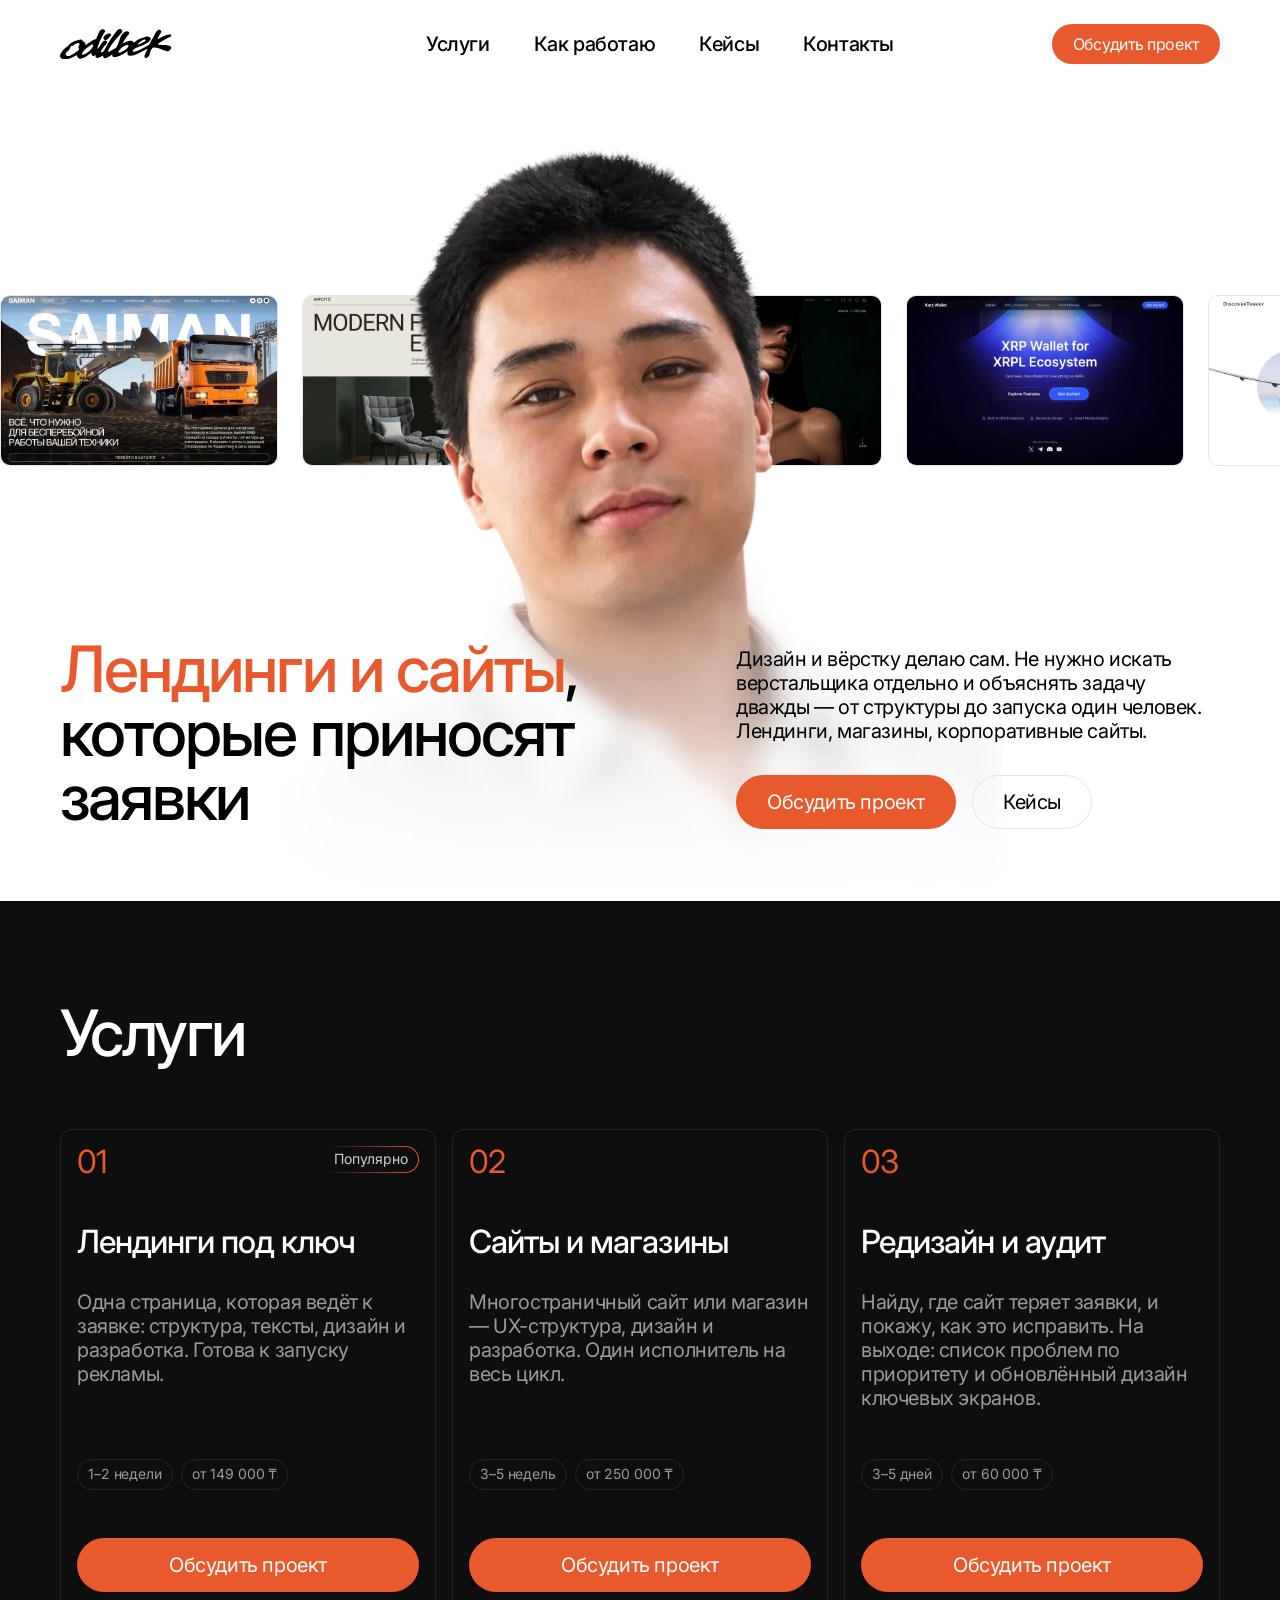
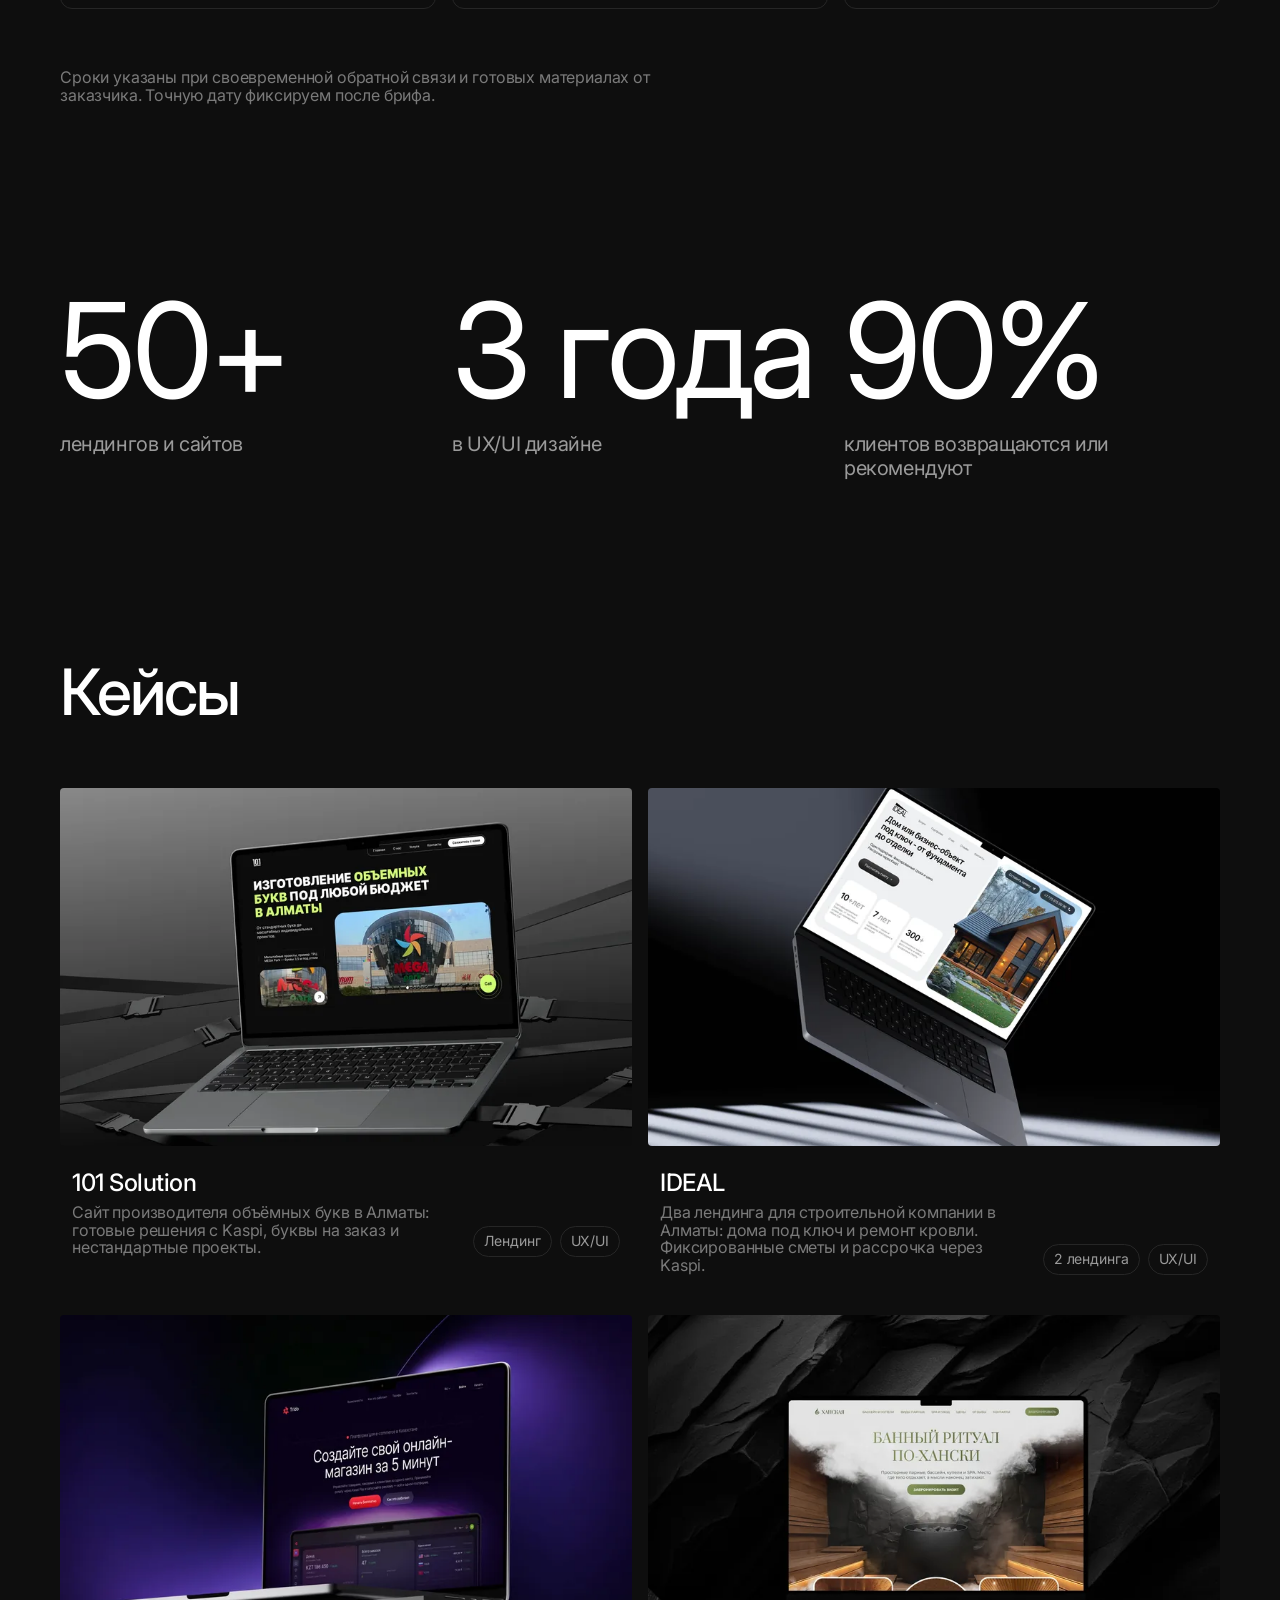
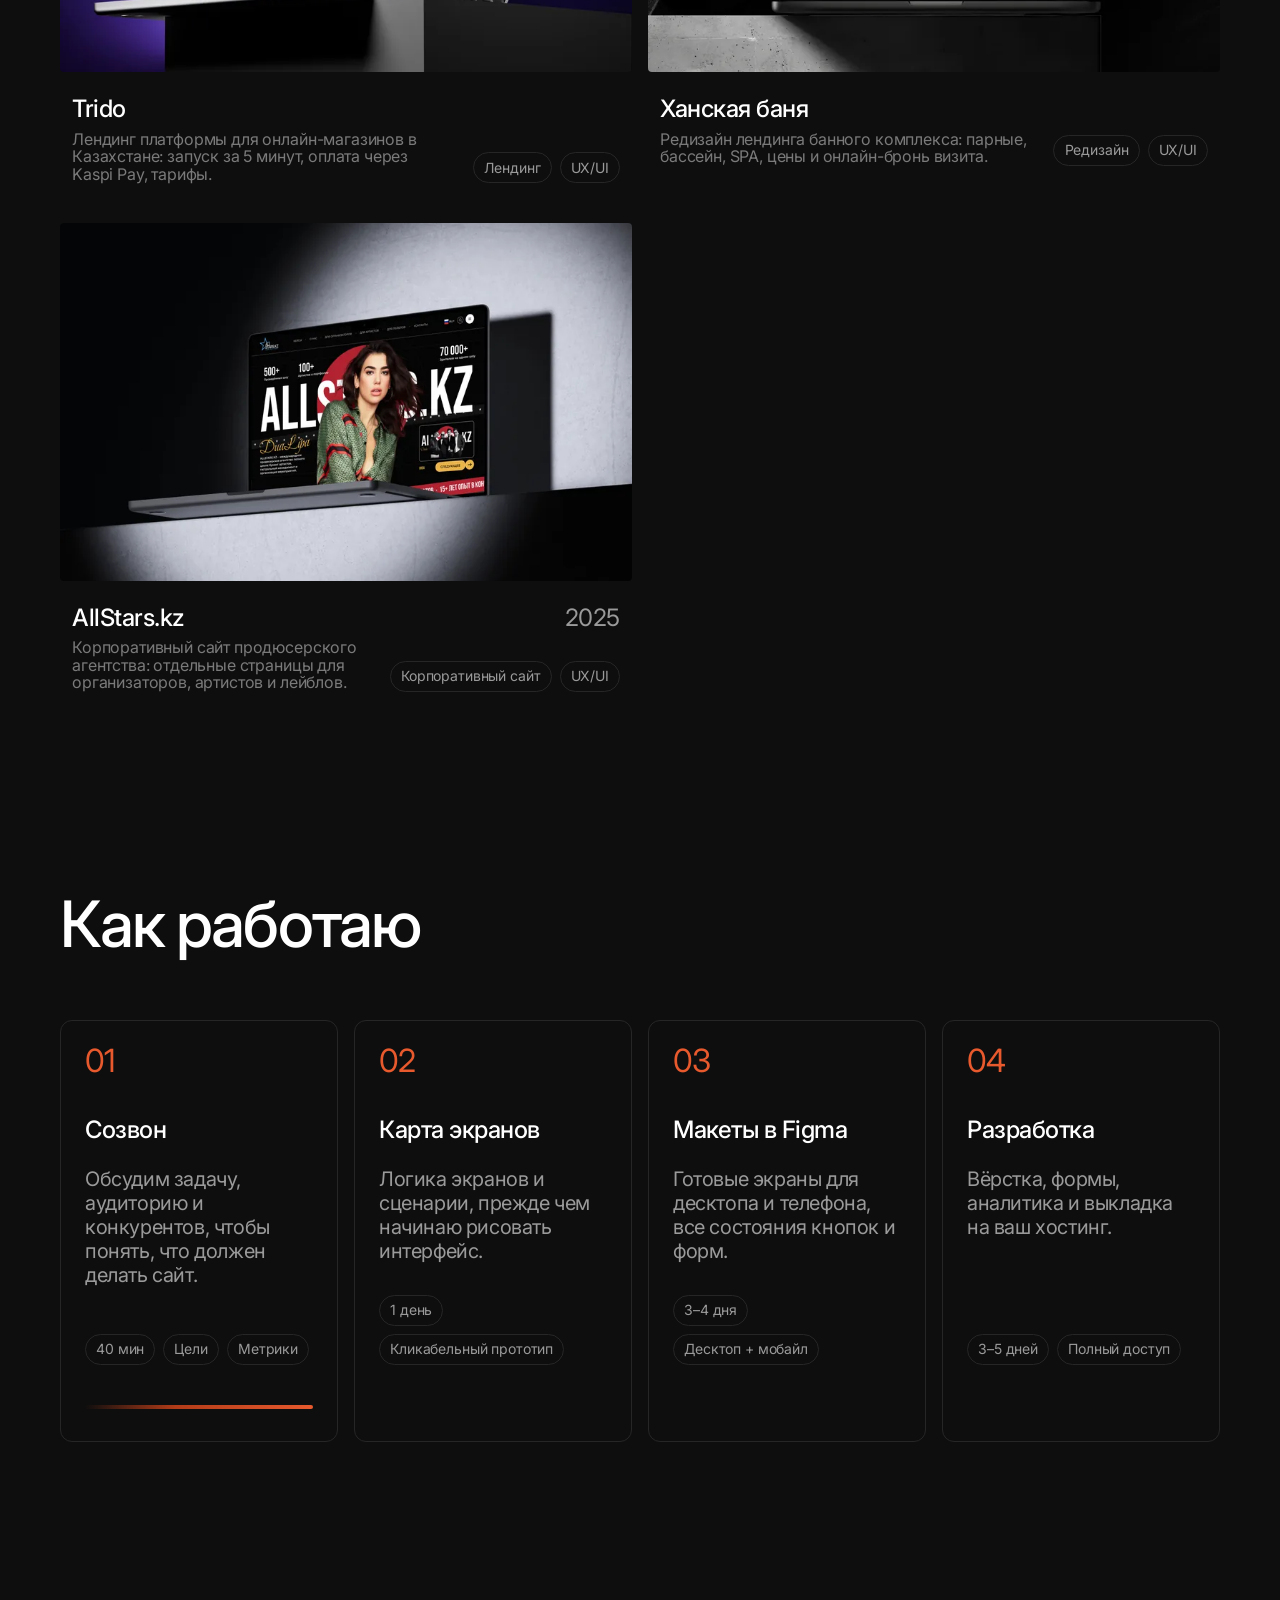
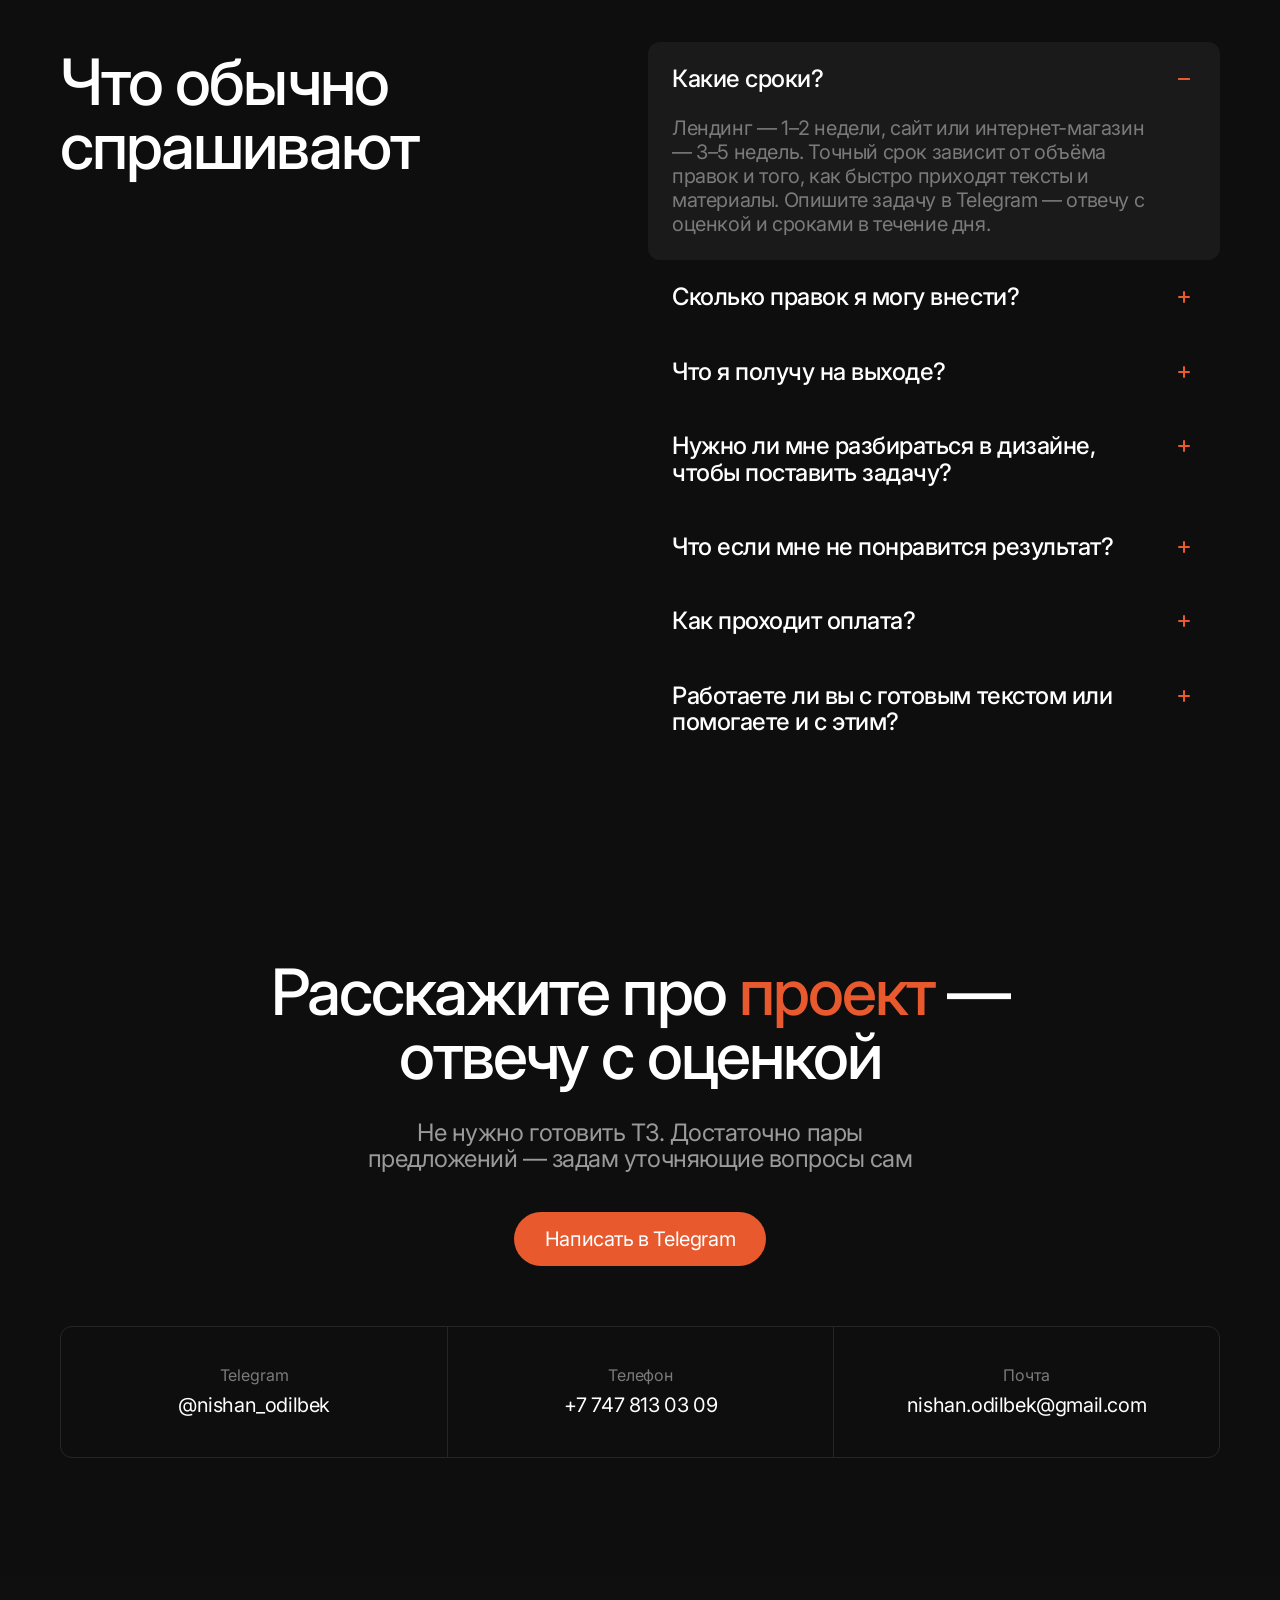
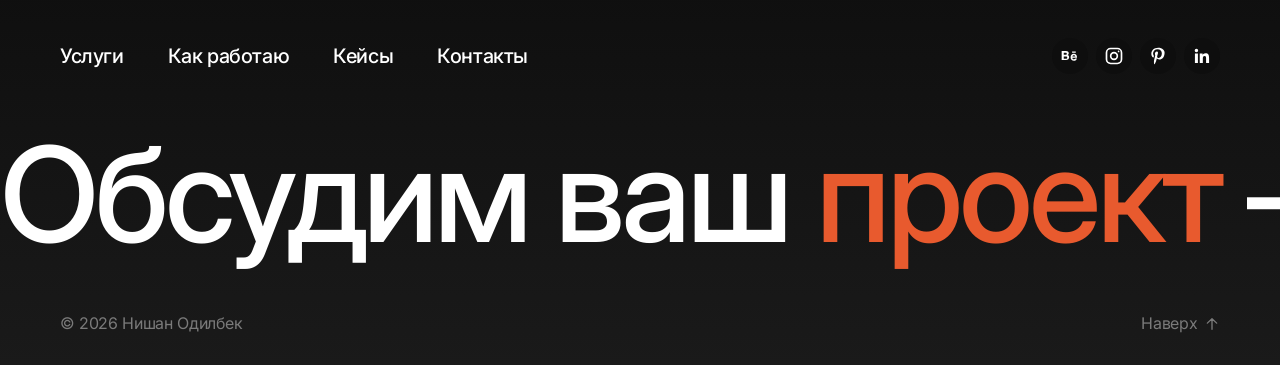
<file: index.html>
<!doctype html>
<html lang="ru">
<head>
  <meta charset="utf-8">
  <meta name="viewport" content="width=device-width, initial-scale=1">
  <title>Лендинги и сайты под ключ — Нишан Одилбек, Алматы</title>
  <meta name="description" content="Дизайн и разработка лендингов, сайтов и интернет-магазинов под ключ в Алматы. Один исполнитель от структуры до запуска. Лендинг от 149 000 ₸ за 1–2 недели.">
  <meta name="theme-color" content="#ffffff">
  <link rel="icon" href="favicon.svg" type="image/svg+xml">

  <meta property="og:type" content="website">
  <meta property="og:locale" content="ru_RU">
  <meta property="og:title" content="Лендинги и сайты, которые приносят заявки">
  <meta property="og:description" content="Дизайн и разработка под ключ — от структуры до запуска один человек.">
  <meta property="og:image" content="assets/img/hero-1100.webp">

  <link rel="preconnect" href="https://fonts.googleapis.com">
  <link rel="preconnect" href="https://fonts.gstatic.com" crossorigin>
  <link rel="stylesheet" href="https://fonts.googleapis.com/css2?family=Inter:wght@400;500&display=swap">

  <link rel="preload" as="image" type="image/webp"
        imagesrcset="assets/img/hero-740.webp 740w, assets/img/hero-1100.webp 1100w, assets/img/hero-1450.webp 1450w"
        imagesizes="(min-width: 1441px) 967px, (min-width: 1024px) 725px, (min-width: 768px) 510px, 370px">
  <link rel="stylesheet" href="css/styles.css?v=11">
  <script>document.documentElement.classList.add('js');</script>
</head>
<body>

<!-- Логотип: берёт цвет текста (чёрный на светлом, белый на тёмном) -->
<svg width="0" height="0" style="position:absolute" aria-hidden="true">
  <symbol id="logo" viewBox="0 0 164 45">
    <path fill="currentColor" d="M113.984 22.6043C114.019 22.6462 114.05 22.6882 114.081 22.7328C114.395 22.6984 114.722 22.7063 115.023 22.6228C118.389 21.6813 121.446 20.1015 124.286 18.093C124.668 17.8235 125.019 17.4573 125.272 17.0654C125.805 16.2467 125.458 15.5143 124.48 15.4961C123.786 15.4855 123.039 15.5876 122.403 15.8518C119.343 17.1202 116.767 19.0791 114.612 21.5845C114.356 21.8854 114.191 22.2618 113.984 22.6043ZM86.8455 34.6163C86.8455 34.6216 86.8455 34.6269 86.8455 34.6322C87.0341 34.6061 87.2276 34.6035 87.4079 34.5509C87.9362 34.3967 88.4722 34.258 88.9798 34.0464C92.1077 32.736 95.0104 31.0439 97.6156 28.8628C98.5518 28.0781 99.4645 27.2546 100.021 26.1351C100.767 24.6339 100.032 23.4335 98.353 23.3942C98.209 23.3889 98.0521 23.3734 97.9187 23.4127C97.0634 23.6765 96.1612 23.8545 95.3664 24.2415C91.8957 25.931 89.0607 28.4289 86.6259 31.389C86.1708 31.9434 85.7918 32.5844 85.4988 33.2383C85.1613 33.9942 85.6217 34.6008 86.4532 34.6322C86.5839 34.6375 86.7147 34.6216 86.8455 34.6163ZM47.1001 22.8163C46.114 22.921 45.1465 23.449 44.2125 24.0427C41.3046 25.8943 38.7024 28.1227 36.2903 30.573C35.0461 31.8391 33.8434 33.1491 32.925 34.6791C32.6378 35.1579 32.3978 35.6912 32.2689 36.2328C32.1026 36.9282 32.5263 37.4906 33.2372 37.5587C33.6877 37.6006 34.1711 37.5613 34.6069 37.4385C36.1474 37.0095 37.5145 36.209 38.8434 35.3408C41.9361 33.3192 44.6615 30.8999 46.8472 27.9031C47.585 26.8936 48.2736 25.8448 48.6308 24.6286C48.9611 23.5015 48.3821 22.7588 47.1001 22.8163ZM11.9555 39.5856C11.9631 39.549 11.9706 39.5123 11.9782 39.4756C13.1604 39.3815 14.3052 39.1279 15.3949 38.6517C17.5454 37.7129 19.5644 36.5284 21.5097 35.2286C23.2491 34.0672 24.9778 32.8773 26.6185 31.5829C27.9806 30.5076 28.249 29.4172 27.3385 27.9685C26.8184 27.1419 26.823 26.2919 27.2678 25.4393C27.5898 24.8221 27.9307 24.2128 28.2539 23.5956C29.1058 21.9663 28.1073 20.9201 26.8838 20.6245C26.4571 20.5225 25.9843 20.4991 25.5493 20.5618C24.1456 20.7553 22.9346 21.43 21.8008 22.2358C20.0448 23.483 18.2828 24.7125 16.2233 25.4291C15.7101 25.6067 15.3771 25.9835 15.1945 26.4881C15.0857 26.7889 14.987 27.0947 14.9152 27.4035C14.5237 29.1009 13.6279 30.466 12.2703 31.5489C11.4861 32.171 10.6905 32.7908 9.96482 33.4787C9.09969 34.3026 8.43413 35.2728 8.22663 36.4891C8.01952 37.7027 8.55052 38.7224 9.71386 39.1226C10.4293 39.3683 11.2064 39.4363 11.9555 39.5856ZM62.926 38.8063C61.6002 39.5697 60.3057 40.3491 58.9795 41.071C57.7897 41.7169 56.5613 42.2872 55.1939 42.4675C53.1534 42.7396 51.7659 41.4425 51.9046 39.3868C51.9299 39.0127 51.9575 38.6362 51.9874 38.2205C51.4688 38.4896 51.0108 38.7723 50.5202 38.9737C50.0538 39.1646 49.5624 39.3422 49.0666 39.4076C47.317 39.6378 46.0327 38.3013 46.1461 36.4131C46.1767 35.9059 46.2342 35.4009 46.2864 34.8125C46.06 34.9618 45.874 35.0767 45.6926 35.1995C43.4294 36.7321 41.1832 38.2885 38.8997 39.7893C36.864 41.1258 34.7278 42.2899 32.3736 42.9672C31.5557 43.2026 30.6955 43.3621 29.847 43.4063C26.9972 43.5583 24.8644 41.3798 24.999 38.5236C25.0024 38.4555 25.0096 38.3875 25.0198 38.2594C24.1048 38.7224 23.2434 39.1668 22.3756 39.5985C19.0795 41.2331 15.7777 42.8572 12.2526 43.9581C9.9346 44.6827 7.57693 45.0516 5.15539 44.536C3.25014 44.1282 1.62042 43.2861 0.598435 41.5366C-0.0614689 40.4043 -0.137445 39.1982 0.18457 37.951C0.681954 36.0287 1.67445 34.3574 2.86349 32.7988C4.64704 30.4634 6.65509 28.3503 9.10687 26.6975C9.8896 26.1691 10.7007 25.6827 11.4929 25.1698C12.1248 24.7593 12.6415 24.2336 13.0145 23.5748C13.866 22.071 15.1537 21.0248 16.596 20.1381C18.9177 18.7129 21.4731 17.8107 24.0167 16.8979C25.4756 16.3775 26.9794 15.972 28.4792 15.5744C28.9886 15.4387 29.5499 15.4436 30.0828 15.47C31.5266 15.5403 32.5716 16.2728 33.2599 17.5253C33.4163 17.8133 33.5819 18.0458 33.9126 18.1792C36.1516 19.0893 37.1486 20.8834 37.4094 23.1852C37.4158 23.2426 37.4219 23.2974 37.4309 23.3549C37.4328 23.3681 37.4453 23.3787 37.4797 23.4282C37.7276 23.2634 37.9805 23.1013 38.2273 22.9312C41.6451 20.5565 45.1343 18.2945 48.7838 16.291C49.4566 15.9198 50.1486 15.543 50.8781 15.3287C52.1397 14.9545 52.9803 14.131 53.5237 13.0194C54.2634 11.505 54.9241 9.95156 55.5692 8.39553C56.2363 6.78432 56.7326 5.10018 57.7164 3.63297C58.8045 2.01156 60.2116 0.824414 62.2068 0.541706C63.5198 0.358777 64.6994 0.680414 65.5702 1.7606C66.1768 2.51386 66.2294 3.32986 65.7297 4.15077C65.3268 4.80992 64.885 5.44298 64.4534 6.08097C62.0632 9.61179 60.1931 13.417 58.5717 17.353C57.0912 20.9462 55.7809 24.5998 54.6731 28.3242C54.6123 28.5279 54.562 28.7373 54.489 29.0094C55.2763 28.7373 55.8988 28.3242 56.3402 27.7304C57.2246 26.5455 58.0645 25.3191 58.8854 24.0873C60.0128 22.3926 61.0771 20.6559 62.2253 18.9744C63.0648 17.748 64.2443 16.966 65.7376 16.7487C67.2022 16.5344 68.6014 17.455 68.9623 18.8202C69.1974 19.7016 68.8523 20.4284 68.3213 21.0743C67.3356 22.2773 66.3049 23.4463 65.3113 24.6444C63.3837 26.9639 61.6811 29.4433 60.1538 32.0455C59.9448 32.4038 59.7928 32.812 59.6938 33.2145C59.5604 33.7587 59.8635 34.1272 60.4259 34.1537C61.3152 34.1979 62.0552 33.7561 62.7718 33.3245C63.7107 32.7621 64.4405 31.988 64.9163 30.9785C67.401 25.7193 70.4008 20.758 73.6202 15.9277C75.4744 13.1422 77.3389 10.3624 79.3031 7.65779C80.7389 5.68602 82.3002 3.8004 83.8982 1.95675C84.7924 0.923435 85.9667 0.196634 87.3765 0.0292013C88.8358 -0.146168 89.9473 0.476317 90.7399 1.68198C91.5139 2.86157 91.4826 4.08539 90.6586 5.18636C89.8687 6.24046 88.9824 7.23184 88.0538 8.16802C83.0508 13.2156 78.5237 18.6501 74.6112 24.5817C73.2434 26.6555 72.0377 28.834 70.7852 30.9785C70.5391 31.3996 70.3796 31.8834 70.2568 32.3569C70.0894 33.0002 70.4711 33.4526 71.125 33.3505C71.6768 33.2617 72.2497 33.1151 72.7362 32.8513C74.7813 31.7473 76.8029 30.5968 78.8246 29.4486C79.4807 29.0771 80.1191 28.6692 80.7623 28.269C81.615 27.7384 82.3002 27.0293 82.8547 26.1978C83.877 24.6626 84.6303 22.9913 85.266 21.2705C86.158 18.8591 87.0129 16.4323 87.8289 13.9922C88.9144 10.7517 90.6378 7.93519 93.1875 5.64669C94.4536 4.50906 95.8317 3.53356 97.5812 3.29319C98.8602 3.11517 99.9797 3.46819 100.843 4.45956C101.596 5.32507 101.656 6.3531 100.971 7.30743C100.225 8.34831 99.4566 9.37369 98.6432 10.3594C95.9258 13.6498 93.737 17.2823 91.6787 21.0014C91.6394 21.0717 91.616 21.1503 91.5427 21.3204C92.3246 20.936 93.0125 20.575 93.7185 20.2534C96.4201 19.0239 99.1452 17.8549 102.082 17.2929C102.987 17.1202 103.902 17.0574 104.813 17.2589C106.4 17.604 107.454 18.5349 107.906 20.1147C107.928 20.1827 107.951 20.2507 107.985 20.3551C108.043 20.3188 108.092 20.3003 108.124 20.2662C110.388 17.9517 113.051 16.1968 115.941 14.7742C118.739 13.3958 121.626 12.2503 124.684 11.5809C126.441 11.1939 128.217 10.9822 130.003 11.3742C130.479 11.4789 130.958 11.6595 131.376 11.9052C132.846 12.7734 133.286 14.3687 132.535 15.9066C131.983 17.0416 131.154 17.9517 130.218 18.7703C127.843 20.8392 125.102 22.3038 122.196 23.449C119.058 24.6837 115.888 25.8316 112.732 27.0191C110.707 27.7826 108.848 28.8208 107.397 30.4634C107.038 30.8689 106.725 31.3501 106.507 31.8467C106.17 32.626 106.56 33.2984 107.412 33.3245C108.184 33.3505 108.981 33.267 109.732 33.0837C112.295 32.4616 114.733 31.465 117.131 30.3848C120.915 28.6851 124.595 26.7836 128.112 24.5817C129.645 23.6217 130.79 22.2826 131.711 20.7787C133.068 18.5587 134.347 16.2909 135.579 13.9975C137.153 11.0658 138.639 8.08676 140.174 5.13421C140.94 3.66171 141.903 2.36456 143.474 1.65855C144.672 1.11959 145.875 0.999409 147.076 1.67934C148.342 2.40123 148.737 3.82119 147.936 5.04009C145.941 8.0894 144.364 11.364 142.661 14.5754C142.58 14.7296 142.517 14.8918 142.392 15.1666C142.648 15.0411 142.821 14.9651 142.985 14.8763C146.932 12.7839 151.001 10.9584 155.121 9.23498C156.679 8.58377 158.272 8.00588 159.99 7.99265C160.576 7.98736 161.188 8.06332 161.745 8.23869C163.073 8.66502 163.343 9.88354 162.331 10.8382C161.936 11.2098 161.463 11.5261 160.976 11.7744C158.518 13.0323 155.989 14.1676 153.585 15.5196C150.585 17.209 147.68 19.0632 144.74 20.8574C144.434 21.0429 144.149 21.2863 143.906 21.5505C143.532 21.9508 143.6 22.4213 144.11 22.599C144.691 22.8004 145.313 22.9418 145.925 22.989C148.752 23.198 151.584 23.3496 154.414 23.5563C156.334 23.695 158.227 24.0114 160.042 24.6785C160.681 24.9113 161.311 25.2015 161.886 25.5598C163.053 26.2866 163.322 27.2727 162.744 28.5279C162.208 29.6946 161.316 30.5707 160.325 31.3474C159.582 31.9306 158.756 32.3516 157.825 32.5293C156.859 32.7179 155.952 32.485 155.058 32.132C152.531 31.1354 150.023 30.0869 147.466 29.1817C144.612 28.1696 141.691 27.3774 138.662 27.066C136.774 26.8698 135.307 27.5108 134.318 29.1764C133.387 30.7431 132.446 32.307 131.944 34.0698C131.666 35.04 131.496 36.0522 131.369 37.0564C131.057 39.4703 128.994 41.7929 126.627 42.3159C124.686 42.7449 123.305 41.4739 123.68 39.5149C123.86 38.5682 124.171 37.6241 124.564 36.7453C125.56 34.5169 126.64 32.3229 127.681 30.1157C127.856 29.7388 128.01 29.3518 128.225 28.8495C127.754 29.0903 127.393 29.2657 127.043 29.4539C123.904 31.1327 120.789 32.8588 117.622 34.4802C114.581 36.0393 111.466 37.4487 108.152 38.3509C106.162 38.8898 104.143 39.2613 102.074 39.0259C101.347 38.942 100.61 38.7458 99.9377 38.4582C98.8341 37.985 98.3397 36.991 98.6066 35.8167C98.8288 34.831 99.1716 33.8684 99.4721 32.8562C99.3126 32.9401 99.1297 33.0316 98.9517 33.1283C96.6034 34.4334 94.2677 35.7672 91.8983 37.0356C89.1393 38.516 86.3224 39.8706 83.2704 40.6499C81.9132 40.995 80.5348 41.2252 79.1224 41.0789C78.7773 41.0422 78.427 40.9924 78.0921 40.9035C76.761 40.5452 76.2118 39.6586 76.4862 38.3146C76.5674 37.9196 76.6903 37.5379 76.8184 37.0643C76.0731 37.5953 75.4143 38.1105 74.7106 38.5576C72.9452 39.6797 71.1824 40.8121 69.3728 41.8582C68.3137 42.4728 67.1447 42.8704 65.879 42.7944C64.4273 42.7083 63.4359 41.845 63.1615 40.4118C63.0595 39.8759 63.002 39.329 62.926 38.8063Z"/>
    <path fill="currentColor" d="M72.0143 6.47656C72.582 6.58126 73.1753 6.61525 73.709 6.80876C74.9487 7.25324 75.2624 8.38823 74.4543 9.42117C73.9339 10.0856 73.356 10.7028 72.8042 11.3412C71.9957 12.2747 71.193 13.2135 70.377 14.1444C69.5349 15.1044 68.4835 15.711 67.2283 15.9699C65.5543 16.3127 63.9461 15.3947 63.572 13.8595C63.3524 12.9441 63.6634 12.136 64.1684 11.3907C65.2614 9.77457 66.76 8.61841 68.4521 7.69243C69.5583 7.08846 70.7247 6.65193 72.0143 6.47656Z"/>
  </symbol>
  <symbol id="i-arrow-right" viewBox="0 0 24 24"><path d="M13.3333 19L20 12L13.3333 5M20 12L4 12" fill="none" stroke="currentColor" stroke-width="2" stroke-linecap="round" stroke-linejoin="round"/></symbol>
  <symbol id="i-arrow-up" viewBox="0 0 24 24"><path d="M19 10.6667L12 4L5 10.6667M12 4V20" fill="none" stroke="currentColor" stroke-width="2" stroke-linecap="round" stroke-linejoin="round"/></symbol>
</svg>

<header class="header" id="top">
  <div class="container header__inner">
    <a class="header__logo" href="#top" aria-label="Odilbek — на главную">
      <svg class="logo" width="164" height="45"><use href="#logo"/></svg>
    </a>
    <nav class="header__nav" aria-label="Основное меню">
      <a href="#services">Услуги</a>
      <a href="#process">Как работаю</a>
      <a href="#cases">Кейсы</a>
      <a href="#contacts">Контакты</a>
    </nav>
    <a class="btn btn--sm header__cta" href="https://t.me/nishan_odilbek" target="_blank" rel="noopener" data-goal="cta_header">
      <span class="only-desktop">Обсудить проект</span><span class="only-tablet">Написать</span>
    </a>
    <button class="burger" type="button" aria-label="Открыть меню" aria-expanded="false" aria-controls="menu">
      <span></span><span></span>
    </button>
  </div>
</header>

<!-- Мобильное меню -->
<div class="menu" id="menu" aria-hidden="true">
  <div class="container menu__top">
    <a class="header__logo" href="#top" aria-label="Odilbek — на главную" data-menu-close>
      <svg class="logo" width="164" height="45"><use href="#logo"/></svg>
    </a>
    <button class="menu__close" type="button" aria-label="Закрыть меню" data-menu-close>
      <span></span><span></span>
    </button>
  </div>
  <nav class="container menu__nav" aria-label="Мобильное меню">
    <a href="#services" data-menu-close><span class="menu__num">01</span>Услуги</a>
    <a href="#process" data-menu-close><span class="menu__num">02</span>Как работаю</a>
    <a href="#cases" data-menu-close><span class="menu__num">03</span>Кейсы</a>
    <a href="#contacts" data-menu-close><span class="menu__num">04</span>Контакты</a>
  </nav>
  <div class="container menu__bottom">
    <a class="btn btn--block" href="https://t.me/nishan_odilbek" target="_blank" rel="noopener" data-goal="cta_menu">Написать в Telegram</a>
    <div class="menu__contacts">
      <a href="tel:+77478130309" data-goal="phone_click">+7 747 813 03 09</a>
      <a href="mailto:nishan.odilbek@gmail.com" data-goal="email_click">nishan.odilbek@gmail.com</a>
    </div>
  </div>
</div>

<main>

  <!-- 1. Первый экран -->
  <section class="hero" aria-label="Первый экран">
    <div class="hero__visual" aria-hidden="true">
      <div class="hero__marquee">
        <div class="hero__track">
          <!-- Карточки работ: 16:10, файлы в assets/img/marquee/ (800×500). Строка сама повторяет их под ширину экрана -->
          <div class="shot"><img src="assets/img/marquee/shot-1.webp" width="800" height="500" alt="" decoding="async"></div>
          <div class="shot"><img src="assets/img/marquee/shot-2.webp" width="800" height="500" alt="" decoding="async"></div>
          <div class="shot"><img src="assets/img/marquee/shot-4.webp" width="800" height="500" alt="" decoding="async"></div>
          <div class="shot"><img src="assets/img/marquee/shot-3.webp" width="800" height="500" alt="" decoding="async"></div>
          <div class="shot"><img src="assets/img/marquee/shot-5.webp" width="800" height="500" alt="" decoding="async"></div>
          <div class="shot"><img src="assets/img/marquee/shot-6.webp" width="800" height="500" alt="" decoding="async"></div>
        </div>
      </div>
      <div class="hero__photo">
        <img src="assets/img/hero-1100.webp"
             srcset="assets/img/hero-740.webp 740w, assets/img/hero-1100.webp 1100w, assets/img/hero-1450.webp 1450w"
             sizes="(min-width: 1441px) 967px, (min-width: 1024px) 725px, (min-width: 768px) 510px, 370px"
             width="1100" height="1374" alt="" fetchpriority="high" decoding="async">
        <img class="hero__blur" src="assets/img/hero-1100.webp"
             srcset="assets/img/hero-740.webp 740w, assets/img/hero-1100.webp 1100w, assets/img/hero-1450.webp 1450w"
             sizes="(min-width: 1441px) 967px, (min-width: 1024px) 725px, (min-width: 768px) 510px, 370px"
             width="1100" height="1374" alt="" decoding="async">
      </div>
      <div class="hero__veil"></div>
    </div>

    <div class="container hero__content">
      <h1 class="h1 hero__title"><span class="accent">Лендинги и&nbsp;сайты</span>, которые приносят заявки</h1>
      <div class="hero__side">
        <p class="body hero__text">Дизайн и вёрстку делаю сам. Не нужно искать верстальщика отдельно и объяснять задачу дважды — от структуры до запуска один человек. Лендинги, магазины, корпоративные сайты.</p>
        <div class="hero__actions">
          <a class="btn" href="https://t.me/nishan_odilbek" target="_blank" rel="noopener" data-goal="cta_hero">Обсудить проект</a>
          <a class="btn btn--ghost" href="#cases">Кейсы</a>
        </div>
      </div>
    </div>
  </section>

  <!-- 2. Услуги -->
  <section class="section dark" id="services">
    <div class="container">
      <h2 class="h2 section__title" data-reveal>Услуги</h2>
      <div class="services">
        <article class="card service" data-reveal>
          <div class="service__top">
            <span class="num">01</span>
            <span class="badge">Популярно</span>
          </div>
          <h3 class="h3 service__title">Лендинги под ключ</h3>
          <p class="body muted">Одна страница, которая ведёт к заявке: структура, тексты, дизайн и разработка. Готова к запуску рекламы.</p>
          <ul class="tags service__tags">
            <li>1–2 недели</li>
            <li>от 149 000 ₸</li>
          </ul>
          <a class="btn btn--block" href="https://t.me/nishan_odilbek" target="_blank" rel="noopener" data-goal="cta_service_landing">Обсудить проект</a>
        </article>

        <article class="card service" data-reveal>
          <div class="service__top">
            <span class="num">02</span>
          </div>
          <h3 class="h3 service__title">Сайты и магазины</h3>
          <p class="body muted">Многостраничный сайт или магазин — UX-структура, дизайн и разработка. Один исполнитель на весь цикл.</p>
          <ul class="tags service__tags">
            <li>3–5 недель</li>
            <li>от 250 000 ₸</li>
          </ul>
          <a class="btn btn--block" href="https://t.me/nishan_odilbek" target="_blank" rel="noopener" data-goal="cta_service_site">Обсудить проект</a>
        </article>

        <article class="card service" data-reveal>
          <div class="service__top">
            <span class="num">03</span>
          </div>
          <h3 class="h3 service__title">Редизайн и аудит</h3>
          <p class="body muted">Найду, где сайт теряет заявки, и покажу, как это исправить. На выходе: список проблем по приоритету и обновлённый дизайн ключевых экранов.</p>
          <ul class="tags service__tags">
            <li>3–5 дней</li>
            <li>от 60 000 ₸</li>
          </ul>
          <a class="btn btn--block" href="https://t.me/nishan_odilbek" target="_blank" rel="noopener" data-goal="cta_service_audit">Обсудить проект</a>
        </article>
      </div>
      <p class="body-ss services__note" data-reveal>Сроки указаны при своевременной обратной связи и готовых материалах от заказчика. Точную дату фиксируем после брифа.</p>
    </div>
  </section>

  <!-- 3. Цифры -->
  <section class="stats dark" aria-label="Цифры">
    <div class="container stats__grid">
      <div class="stat" data-reveal>
        <div class="number">50+</div>
        <p class="body muted">лендингов и сайтов</p>
      </div>
      <div class="stat" data-reveal>
        <div class="number">3 года</div>
        <p class="body muted">в UX/UI дизайне</p>
      </div>
      <div class="stat" data-reveal>
        <div class="number">90%</div>
        <p class="body muted">клиентов возвращаются или рекомендуют</p>
      </div>
    </div>
  </section>

  <!-- 4. Кейсы -->
  <section class="section dark" id="cases">
    <div class="container">
      <h2 class="h2 section__title" data-reveal>Кейсы</h2>
      <div class="cases">
        <!-- 101 Solution.
             TODO: вписать год, когда станет известен -->
        <a class="case" href="cases/101solution.html" data-reveal>
          <div class="case__media">
            <img src="assets/img/cases/101solution-cover-1400.webp"
                 srcset="assets/img/cases/101solution-cover-800.webp 800w, assets/img/cases/101solution-cover-1400.webp 1400w, assets/img/cases/101solution-cover-2000.webp 2000w"
                 sizes="(min-width: 1024px) 50vw, 100vw"
                 width="1400" height="1050" alt="Сайт 101 Solution на ноутбуке" loading="lazy" decoding="async">
            <span class="case__cta">Смотреть кейс <svg class="icon" width="20" height="20" aria-hidden="true"><use href="#i-arrow-right"/></svg></span>
          </div>
          <div class="case__body">
            <div class="case__head">
              <h3 class="h4">101 Solution</h3>
            </div>
            <div class="case__foot">
              <p class="body-ss case__desc">Сайт производителя объёмных букв в Алматы: готовые решения с Kaspi, буквы на заказ и нестандартные проекты.</p>
              <ul class="tags"><li>Лендинг</li><li>UX/UI</li></ul>
            </div>
          </div>
        </a>
        <!-- IDEAL: два лендинга для одного заказчика.
             TODO: вписать год -->
        <a class="case" href="cases/ideal.html" data-reveal>
          <div class="case__media">
            <img src="assets/img/cases/ideal-cover-1400.webp"
                 srcset="assets/img/cases/ideal-cover-800.webp 800w, assets/img/cases/ideal-cover-1400.webp 1400w, assets/img/cases/ideal-cover-2000.webp 2000w"
                 sizes="(min-width: 1024px) 50vw, 100vw"
                 width="1400" height="1050" alt="Лендинг IDEAL на ноутбуке" loading="lazy" decoding="async">
            <span class="case__cta">Смотреть кейс <svg class="icon" width="20" height="20" aria-hidden="true"><use href="#i-arrow-right"/></svg></span>
          </div>
          <div class="case__body">
            <div class="case__head">
              <h3 class="h4">IDEAL</h3>
            </div>
            <div class="case__foot">
              <p class="body-ss case__desc">Два лендинга для строительной компании в Алматы: дома под ключ и ремонт кровли. Фиксированные сметы и рассрочка через Kaspi.</p>
              <ul class="tags"><li>2 лендинга</li><li>UX/UI</li></ul>
            </div>
          </div>
        </a>
        <!-- Trido. TODO: вписать год -->
        <a class="case" href="cases/trido.html" data-reveal>
          <div class="case__media">
            <img src="assets/img/cases/trido-cover-1400.webp"
                 srcset="assets/img/cases/trido-cover-800.webp 800w, assets/img/cases/trido-cover-1400.webp 1400w, assets/img/cases/trido-cover-2000.webp 2000w"
                 sizes="(min-width: 1024px) 50vw, 100vw"
                 width="1400" height="961" alt="Лендинг Trido на ноутбуке" loading="lazy" decoding="async">
            <span class="case__cta">Смотреть кейс <svg class="icon" width="20" height="20" aria-hidden="true"><use href="#i-arrow-right"/></svg></span>
          </div>
          <div class="case__body">
            <div class="case__head">
              <h3 class="h4">Trido</h3>
            </div>
            <div class="case__foot">
              <p class="body-ss case__desc">Лендинг платформы для онлайн-магазинов в Казахстане: запуск за 5 минут, оплата через Kaspi Pay, тарифы.</p>
              <ul class="tags"><li>Лендинг</li><li>UX/UI</li></ul>
            </div>
          </div>
        </a>
        <!-- Ханская баня.
             TODO: уточнить, заказан ли редизайн клиентом; вписать год -->
        <a class="case" href="cases/khanskaya.html" data-reveal>
          <div class="case__media">
            <img src="assets/img/cases/khanskaya-cover-2000.webp"
                 srcset="assets/img/cases/khanskaya-cover-800.webp 800w, assets/img/cases/khanskaya-cover-1400.webp 1400w, assets/img/cases/khanskaya-cover-2000.webp 2000w, assets/img/cases/khanskaya-cover-2560.webp 2560w"
                 sizes="(min-width: 1024px) 50vw, 100vw"
                 width="2000" height="1350" alt="Лендинг банного комплекса «Ханская» на ноутбуке" loading="lazy" decoding="async">
            <span class="case__cta">Смотреть кейс <svg class="icon" width="20" height="20" aria-hidden="true"><use href="#i-arrow-right"/></svg></span>
          </div>
          <div class="case__body">
            <div class="case__head">
              <h3 class="h4">Ханская баня</h3>
            </div>
            <div class="case__foot">
              <p class="body-ss case__desc">Редизайн лендинга банного комплекса: парные, бассейн, SPA, цены и онлайн-бронь визита.</p>
              <ul class="tags"><li>Редизайн</li><li>UX/UI</li></ul>
            </div>
          </div>
        </a>
        <!-- Шаблон кейса. Обложку вставить так:
             <div class="case__media"><img src="assets/img/cases/name.webp" alt="Название проекта" loading="lazy"></div> -->
        <a class="case" href="cases/allstars.html" data-reveal>
          <div class="case__media">
            <img src="assets/img/cases/allstars-cover-1400.webp"
                 srcset="assets/img/cases/allstars-cover-800.webp 800w, assets/img/cases/allstars-cover-1400.webp 1400w, assets/img/cases/allstars-cover-2000.webp 2000w"
                 sizes="(min-width: 1024px) 50vw, 100vw"
                 width="1400" height="1050" alt="Сайт AllStars.kz на ноутбуке" loading="lazy" decoding="async">
            <span class="case__cta">Смотреть кейс <svg class="icon" width="20" height="20" aria-hidden="true"><use href="#i-arrow-right"/></svg></span>
          </div>
          <div class="case__body">
            <div class="case__head">
              <h3 class="h4">AllStars.kz</h3>
              <span class="h4 case__year">2025</span>
            </div>
            <div class="case__foot">
              <p class="body-ss case__desc">Корпоративный сайт продюсерского агентства: отдельные страницы для организаторов, артистов и лейблов.</p>
              <ul class="tags"><li>Корпоративный сайт</li><li>UX/UI</li></ul>
            </div>
          </div>
        </a>
      </div>
    </div>
  </section>

  <!-- 5. Как работаю -->
  <section class="section dark" id="process">
    <div class="container">
      <h2 class="h2 section__title" data-reveal>Как работаю</h2>
      <ol class="steps">
        <li class="card step" data-reveal>
          <span class="num">01</span>
          <h3 class="h4 step__title">Созвон</h3>
          <p class="body muted">Обсудим задачу, аудиторию и конкурентов, чтобы понять, что должен делать сайт.</p>
          <ul class="tags step__tags"><li>40 мин</li><li>Цели</li><li>Метрики</li></ul>
          <span class="step__line"></span>
        </li>
        <li class="card step" data-reveal>
          <span class="num">02</span>
          <h3 class="h4 step__title">Карта экранов</h3>
          <p class="body muted">Логика экранов и сценарии, прежде чем начинаю рисовать интерфейс.</p>
          <ul class="tags step__tags"><li>1 день</li><li>Кликабельный прототип</li></ul>
          <span class="step__line"></span>
        </li>
        <li class="card step" data-reveal>
          <span class="num">03</span>
          <h3 class="h4 step__title">Макеты в Figma</h3>
          <p class="body muted">Готовые экраны для десктопа и телефона, все состояния кнопок и форм.</p>
          <ul class="tags step__tags"><li>3–4 дня</li><li>Десктоп + мобайл</li></ul>
          <span class="step__line"></span>
        </li>
        <li class="card step" data-reveal>
          <span class="num">04</span>
          <h3 class="h4 step__title">Разработка</h3>
          <p class="body muted">Вёрстка, формы, аналитика и выкладка на ваш хостинг.</p>
          <ul class="tags step__tags"><li>3–5 дней</li><li>Полный доступ</li></ul>
          <span class="step__line"></span>
        </li>
      </ol>
    </div>
  </section>

  <!-- 6. Вопросы -->
  <section class="section dark" id="faq">
    <div class="container faq">
      <h2 class="h2 faq__title" data-reveal>Что обычно спрашивают</h2>
      <div class="faq__list" data-reveal>
        <div class="faq__item is-open">
          <button class="faq__q" type="button" aria-expanded="true" aria-controls="faq-1" id="faq-q1">
            <span class="h4">Какие сроки?</span><span class="faq__icon" aria-hidden="true"></span>
          </button>
          <div class="faq__a" id="faq-1" role="region" aria-labelledby="faq-q1">
            <div><p class="body">Лендинг — 1–2 недели, сайт или интернет-магазин — 3–5 недель. Точный срок зависит от объёма правок и того, как быстро приходят тексты и материалы. Опишите задачу в Telegram — отвечу с оценкой и сроками в течение дня.</p></div>
          </div>
        </div>
        <div class="faq__item">
          <button class="faq__q" type="button" aria-expanded="false" aria-controls="faq-2" id="faq-q2">
            <span class="h4">Сколько правок я могу внести?</span><span class="faq__icon" aria-hidden="true"></span>
          </button>
          <div class="faq__a" id="faq-2" role="region" aria-labelledby="faq-q2">
            <div><p class="body">На каждом этапе (карта экранов, макеты, разработка) — 2 круга правок. Этого обычно достаточно, чтобы довести дизайн до нужного результата. Если правок нужно больше — обсуждаем отдельно, без скрытых доплат из ниоткуда.</p></div>
          </div>
        </div>
        <div class="faq__item">
          <button class="faq__q" type="button" aria-expanded="false" aria-controls="faq-3" id="faq-q3">
            <span class="h4">Что я получу на выходе?</span><span class="faq__icon" aria-hidden="true"></span>
          </button>
          <div class="faq__a" id="faq-3" role="region" aria-labelledby="faq-q3">
            <div><p class="body">Готовый сайт на вашем хостинге: вёрстка, формы, базовая аналитика. Плюс макеты в Figma со всеми экранами и состояниями — они остаются у вас и пригодятся, если позже захотите что-то доработать самостоятельно или с другим специалистом.</p></div>
          </div>
        </div>
        <div class="faq__item">
          <button class="faq__q" type="button" aria-expanded="false" aria-controls="faq-4" id="faq-q4">
            <span class="h4">Нужно ли мне разбираться в дизайне, чтобы поставить задачу?</span><span class="faq__icon" aria-hidden="true"></span>
          </button>
          <div class="faq__a" id="faq-4" role="region" aria-labelledby="faq-q4">
            <div><p class="body">Нет. Всё начинается с созвона на 40 минут, где я сам задаю нужные вопросы про задачу, аудиторию и конкурентов. От вас нужны только тексты и материалы по проекту (если их ещё нет — помогу собрать структуру).</p></div>
          </div>
        </div>
        <div class="faq__item">
          <button class="faq__q" type="button" aria-expanded="false" aria-controls="faq-5" id="faq-q5">
            <span class="h4">Что если мне не понравится результат?</span><span class="faq__icon" aria-hidden="true"></span>
          </button>
          <div class="faq__a" id="faq-5" role="region" aria-labelledby="faq-q5">
            <div><p class="body">На этапе карты экранов и макетов вы видите весь дизайн до того, как начнётся разработка, и можете вносить правки. Это снижает риск получить готовый сайт, который не устроит.</p></div>
          </div>
        </div>
        <div class="faq__item">
          <button class="faq__q" type="button" aria-expanded="false" aria-controls="faq-6" id="faq-q6">
            <span class="h4">Как проходит оплата?</span><span class="faq__icon" aria-hidden="true"></span>
          </button>
          <div class="faq__a" id="faq-6" role="region" aria-labelledby="faq-q6">
            <div><p class="body">Обычно в два этапа: аванс перед началом работы и остаток после сдачи проекта. Точные условия обсуждаем на созвоне, до старта работы.</p></div>
          </div>
        </div>
        <div class="faq__item">
          <button class="faq__q" type="button" aria-expanded="false" aria-controls="faq-7" id="faq-q7">
            <span class="h4">Работаете ли вы с готовым текстом или помогаете и с этим?</span><span class="faq__icon" aria-hidden="true"></span>
          </button>
          <div class="faq__a" id="faq-7" role="region" aria-labelledby="faq-q7">
            <div><p class="body">Могу работать с вашим текстом или помочь со структурой и базовыми формулировками для сайта. Полноценное написание текстов (копирайтинг) — отдельная услуга, обсуждается индивидуально.</p></div>
          </div>
        </div>
      </div>
    </div>
  </section>

  <!-- 7. CTA и контакты -->
  <section class="section dark cta" id="contacts">
    <div class="container">
      <h2 class="h2 cta__title" data-reveal>Расскажите про <span class="accent">проект</span> — отвечу с&nbsp;оценкой</h2>
      <p class="lead cta__text" data-reveal>Не нужно готовить ТЗ. Достаточно пары предложений — задам уточняющие вопросы сам</p>
      <div class="cta__action" data-reveal>
        <a class="btn" href="https://t.me/nishan_odilbek" target="_blank" rel="noopener" data-goal="cta_telegram">Написать в Telegram</a>
      </div>
      <div class="contacts" data-reveal>
        <a class="contacts__item contacts__item--tg" href="https://t.me/nishan_odilbek" target="_blank" rel="noopener" data-goal="telegram_click">
          <span class="body-ss contacts__label">Telegram</span>
          <span class="body contacts__value">@nishan_odilbek</span>
        </a>
        <a class="contacts__item contacts__item--phone" href="tel:+77478130309" data-goal="phone_click">
          <span class="body-ss contacts__label">Телефон</span>
          <span class="body contacts__value">+7 747 813 03 09</span>
        </a>
        <a class="contacts__item contacts__item--mail" href="mailto:nishan.odilbek@gmail.com" data-goal="email_click">
          <span class="body-ss contacts__label">Почта</span>
          <span class="body contacts__value">nishan.odilbek@gmail.com</span>
        </a>
      </div>
    </div>
  </section>

</main>

<footer class="footer">
  <div class="container footer__top">
    <nav class="footer__nav" aria-label="Навигация в подвале">
      <a href="#services">Услуги</a>
      <a href="#process">Как работаю</a>
      <a href="#cases">Кейсы</a>
      <a href="#contacts">Контакты</a>
    </nav>
    <!-- TODO: вставить ссылки на соцсети -->
    <div class="socials">
      <a class="social" href="#" aria-label="Behance" target="_blank" rel="noopener">
        <svg viewBox="0 0 24 24" width="20" height="20" aria-hidden="true"><path fill="currentColor" d="M2 6h5.2c2 0 3.3 1 3.3 2.7 0 1-.5 1.8-1.4 2.2 1.2.4 1.9 1.3 1.9 2.6 0 2-1.5 3.2-3.8 3.2H2V6Zm2.5 2v2.6h2.3c.9 0 1.4-.5 1.4-1.3S7.7 8 6.8 8H4.5Zm0 4.5v2.9h2.6c1 0 1.6-.5 1.6-1.4 0-1-.6-1.5-1.6-1.5H4.5ZM16.6 9.3c2.4 0 3.8 1.7 3.8 4.2v.6h-5.6c.1 1.2.8 1.9 1.9 1.9.8 0 1.4-.4 1.6-1h2c-.4 1.8-1.8 2.8-3.6 2.8-2.4 0-4-1.6-4-4.2 0-2.6 1.6-4.3 3.9-4.3Zm-1.8 3.4h3.6c-.1-1-.7-1.7-1.8-1.7-1 0-1.6.7-1.8 1.7ZM14.5 6.5h4.4V8h-4.4V6.5Z"/></svg>
      </a>
      <a class="social" href="#" aria-label="Instagram" target="_blank" rel="noopener">
        <svg viewBox="0 0 24 24" width="20" height="20" aria-hidden="true" fill="none" stroke="currentColor" stroke-width="2"><rect x="3" y="3" width="18" height="18" rx="5"/><circle cx="12" cy="12" r="4"/><circle cx="17.5" cy="6.5" r="1" fill="currentColor" stroke="none"/></svg>
      </a>
      <a class="social" href="#" aria-label="Pinterest" target="_blank" rel="noopener">
        <svg viewBox="0 0 24 24" width="20" height="20" aria-hidden="true"><path fill="currentColor" d="M12.3 2C6.9 2 4 5.4 4 9.2c0 1.8.7 3.9 2.3 4.6.2.1.4 0 .4-.2l.4-1.4c0-.2 0-.3-.1-.5-.5-.6-.9-1.6-.9-2.6 0-2.7 2-5.2 5.5-5.2 3 0 5 2 5 4.9 0 3.3-1.6 5.6-3.8 5.6-1.2 0-2-1-1.8-2.2.4-1.4 1-2.9 1-4 0-1-.5-1.7-1.5-1.7-1.2 0-2.2 1.2-2.2 2.9 0 1 .4 1.7.4 1.7l-1.4 6c-.4 1.8 0 4.4.1 4.7 0 .2.2.2.3.1.1-.2 1.6-2.3 2.1-4 .1-.5.8-3.1.8-3.1.4.8 1.6 1.4 2.9 1.4 3.8 0 6.4-3.4 6.4-7.9C20.4 5.3 17.2 2 12.3 2Z"/></svg>
      </a>
      <a class="social" href="#" aria-label="LinkedIn" target="_blank" rel="noopener">
        <svg viewBox="0 0 24 24" width="20" height="20" aria-hidden="true"><path fill="currentColor" d="M3.5 9h3.6v11.5H3.5V9Zm1.8-5.7a2.1 2.1 0 1 1 0 4.2 2.1 2.1 0 0 1 0-4.2ZM9.3 9h3.4v1.6h.1c.5-.9 1.6-1.9 3.4-1.9 3.6 0 4.3 2.4 4.3 5.5v6.3h-3.6v-5.6c0-1.3 0-3-1.8-3s-2.1 1.4-2.1 2.9v5.7H9.3V9Z"/></svg>
      </a>
    </div>
  </div>

  <a class="footer__marquee" href="https://t.me/nishan_odilbek" target="_blank" rel="noopener" data-goal="cta_footer" aria-label="Обсудим ваш проект — написать в Telegram">
    <span class="footer__track" aria-hidden="true">
      <span>Обсудим ваш <em>проект</em> — </span>
    </span>
  </a>

  <div class="container footer__bottom">
    <span class="body-ss">© 2026 Нишан Одилбек</span>
    <a class="body-ss footer__up" href="#top">Наверх <svg class="icon" width="16" height="16" aria-hidden="true"><use href="#i-arrow-up"/></svg></a>
  </div>
</footer>

<script src="js/main.js?v=3" defer></script>
</body>
</html>
</file>
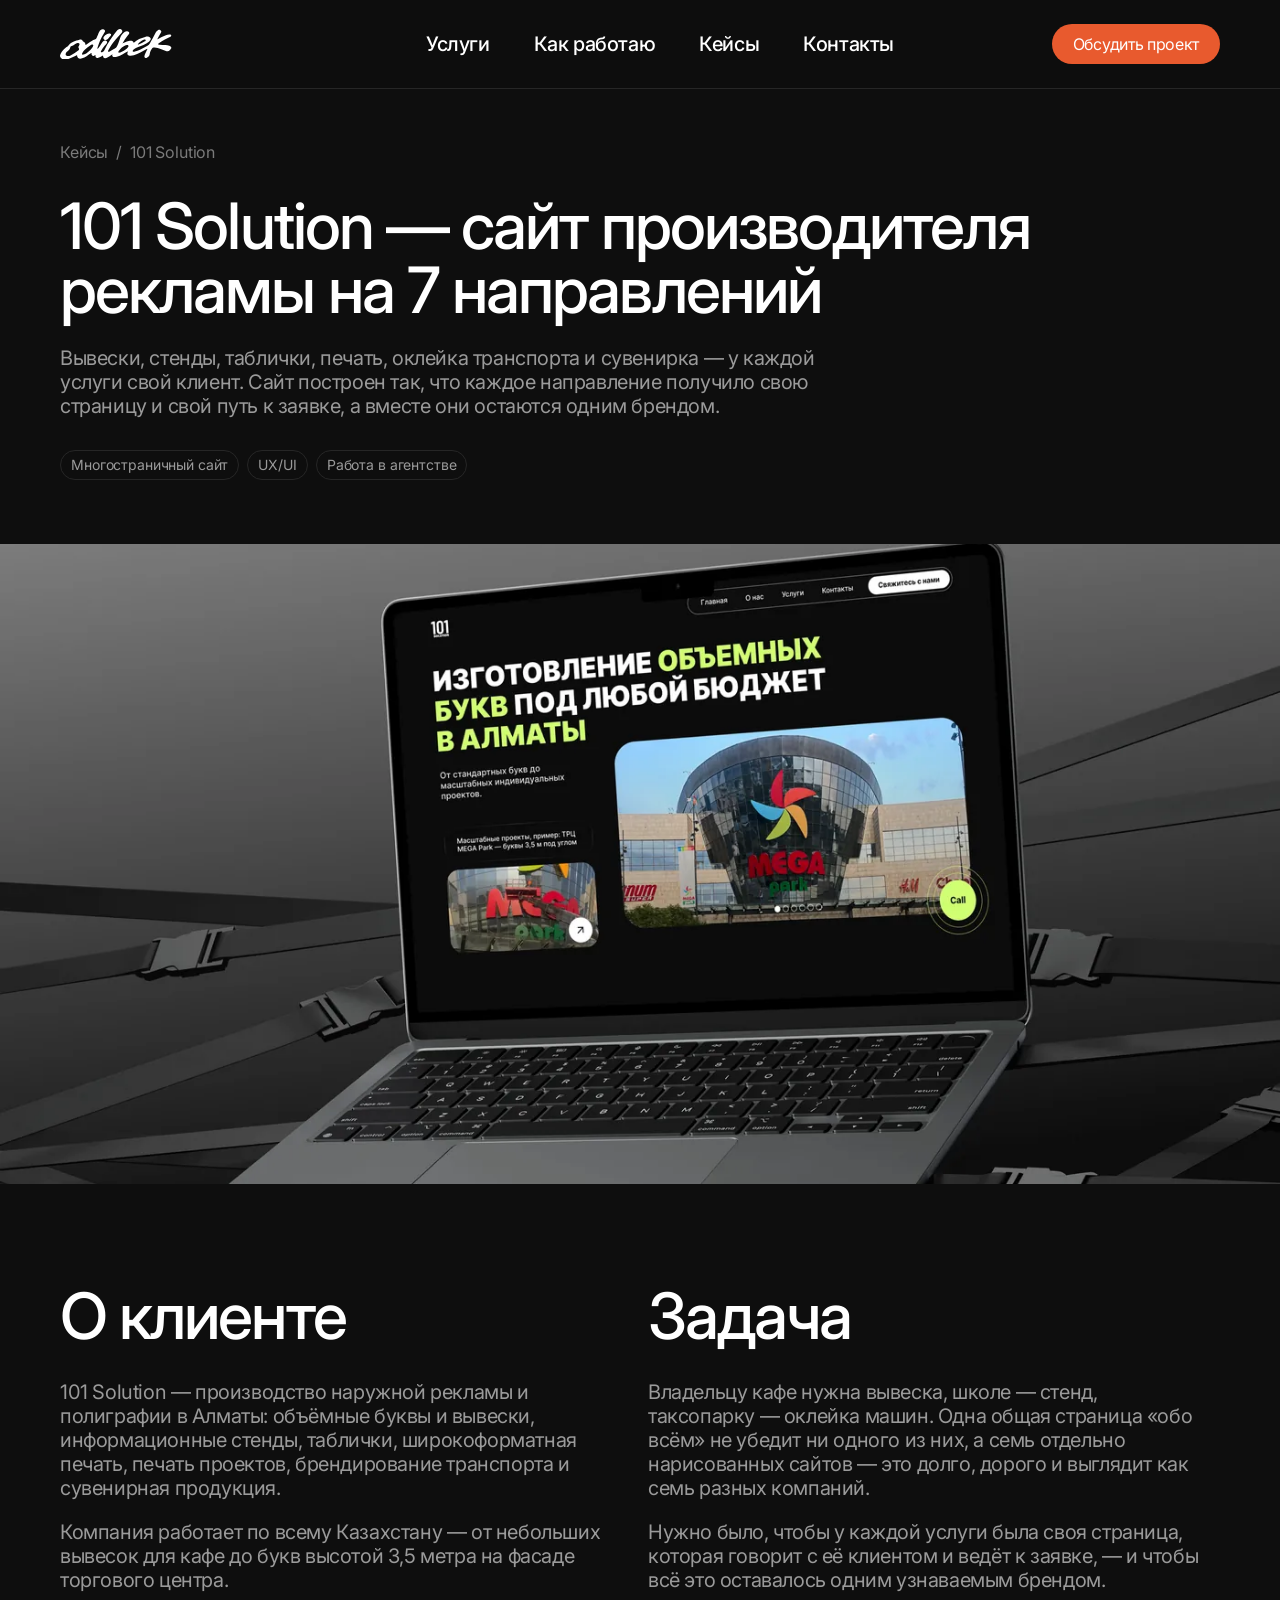
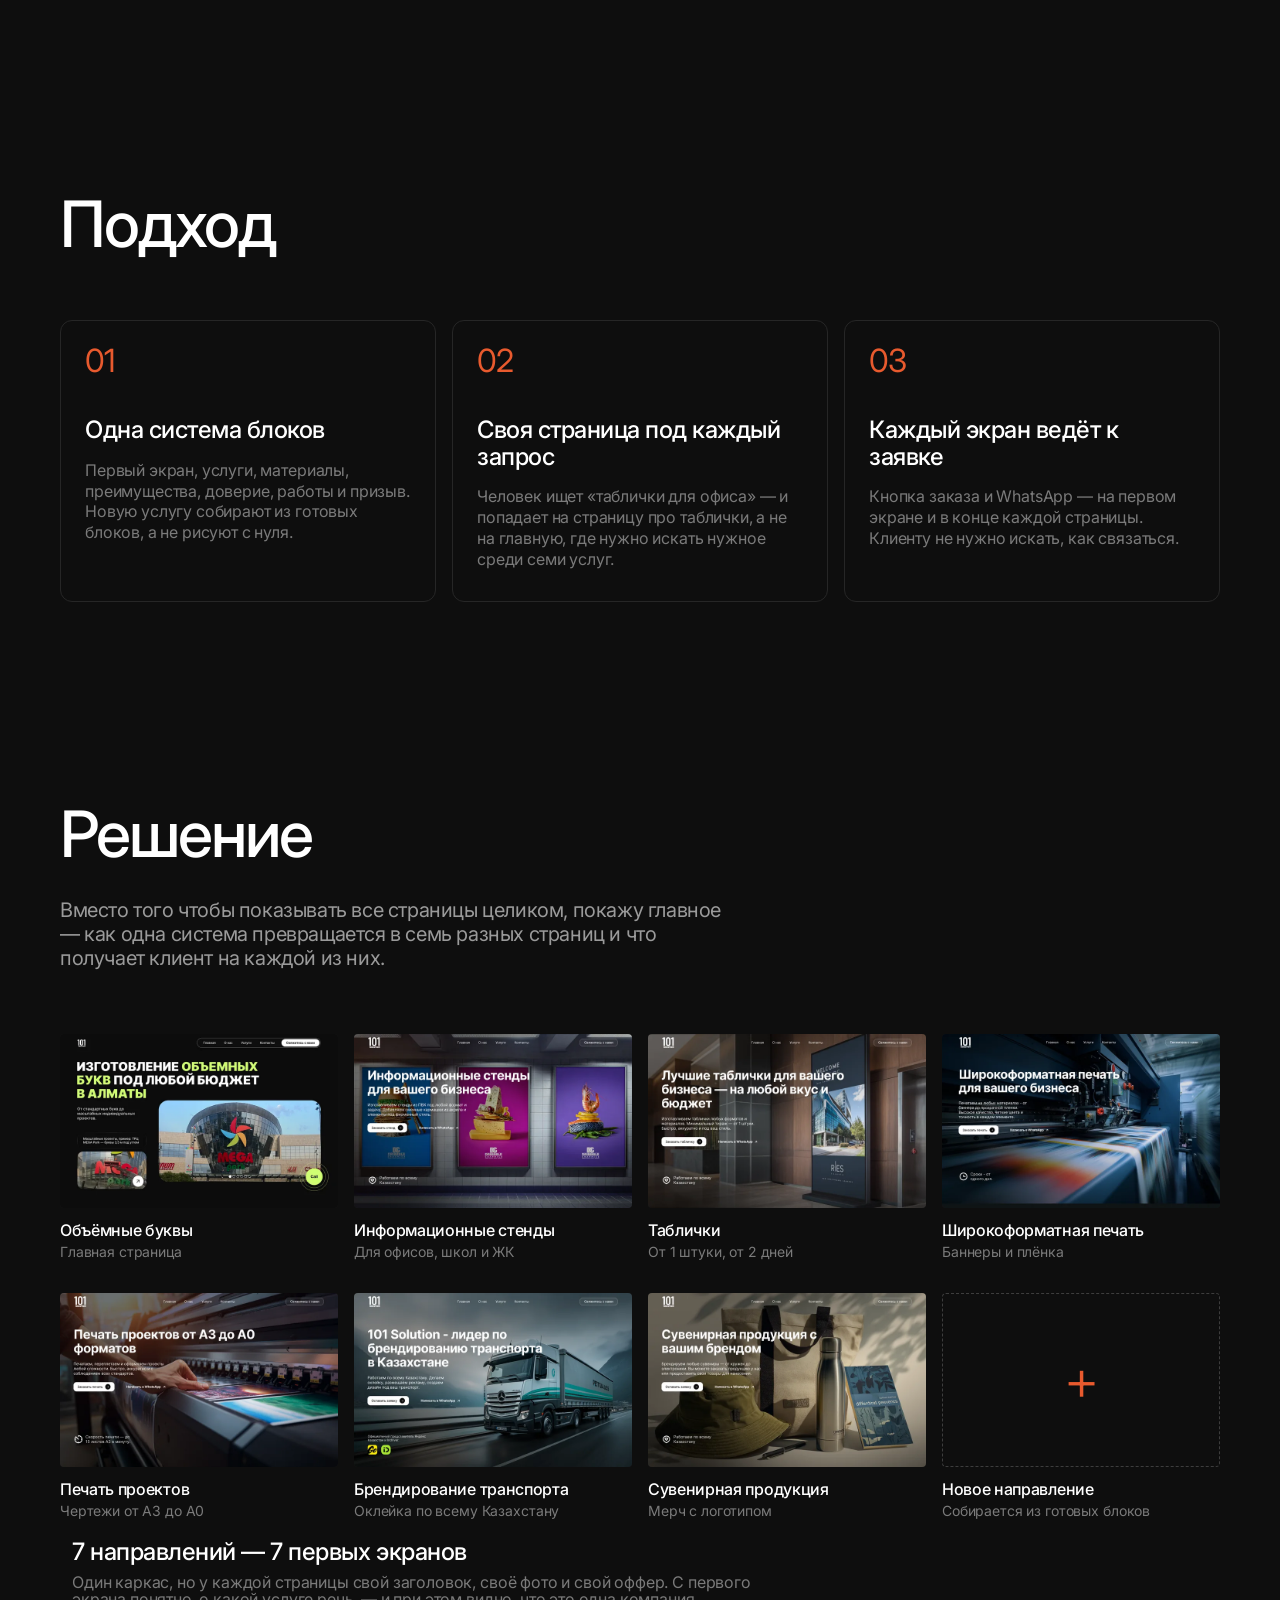
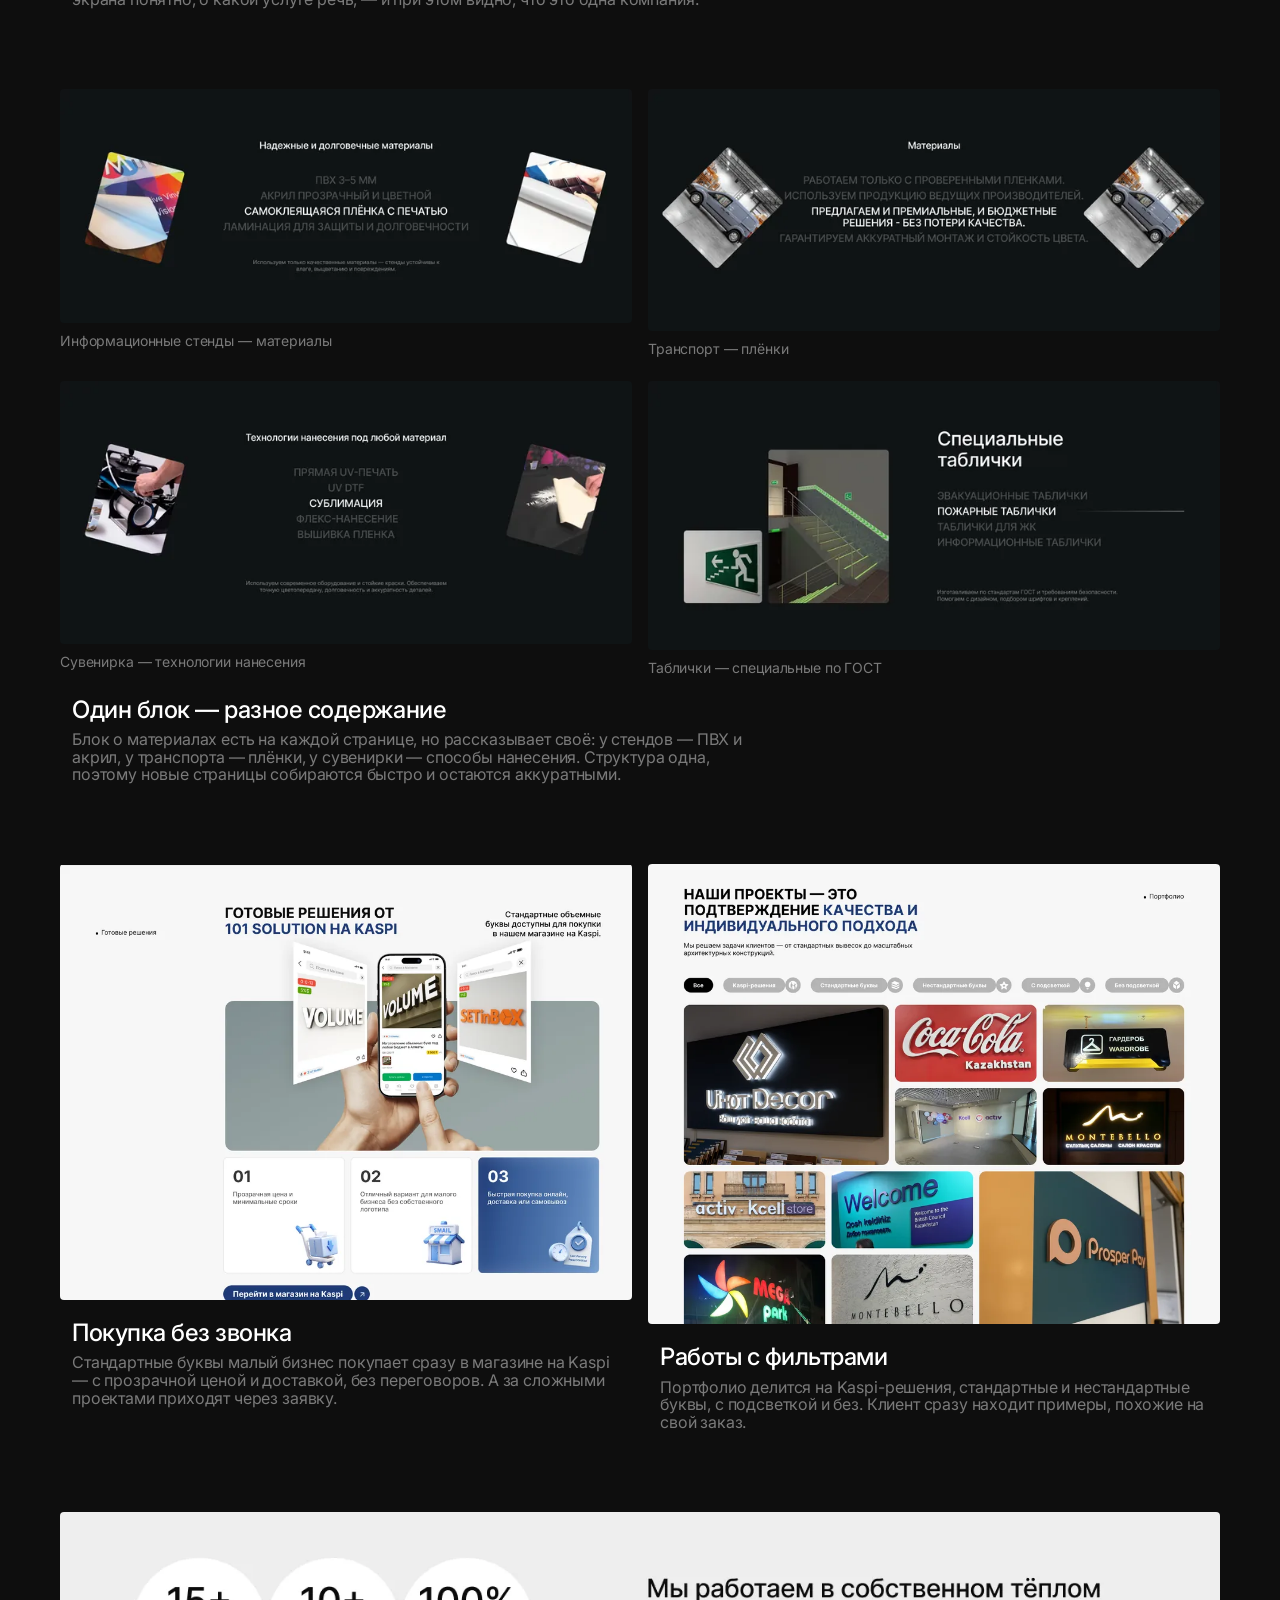
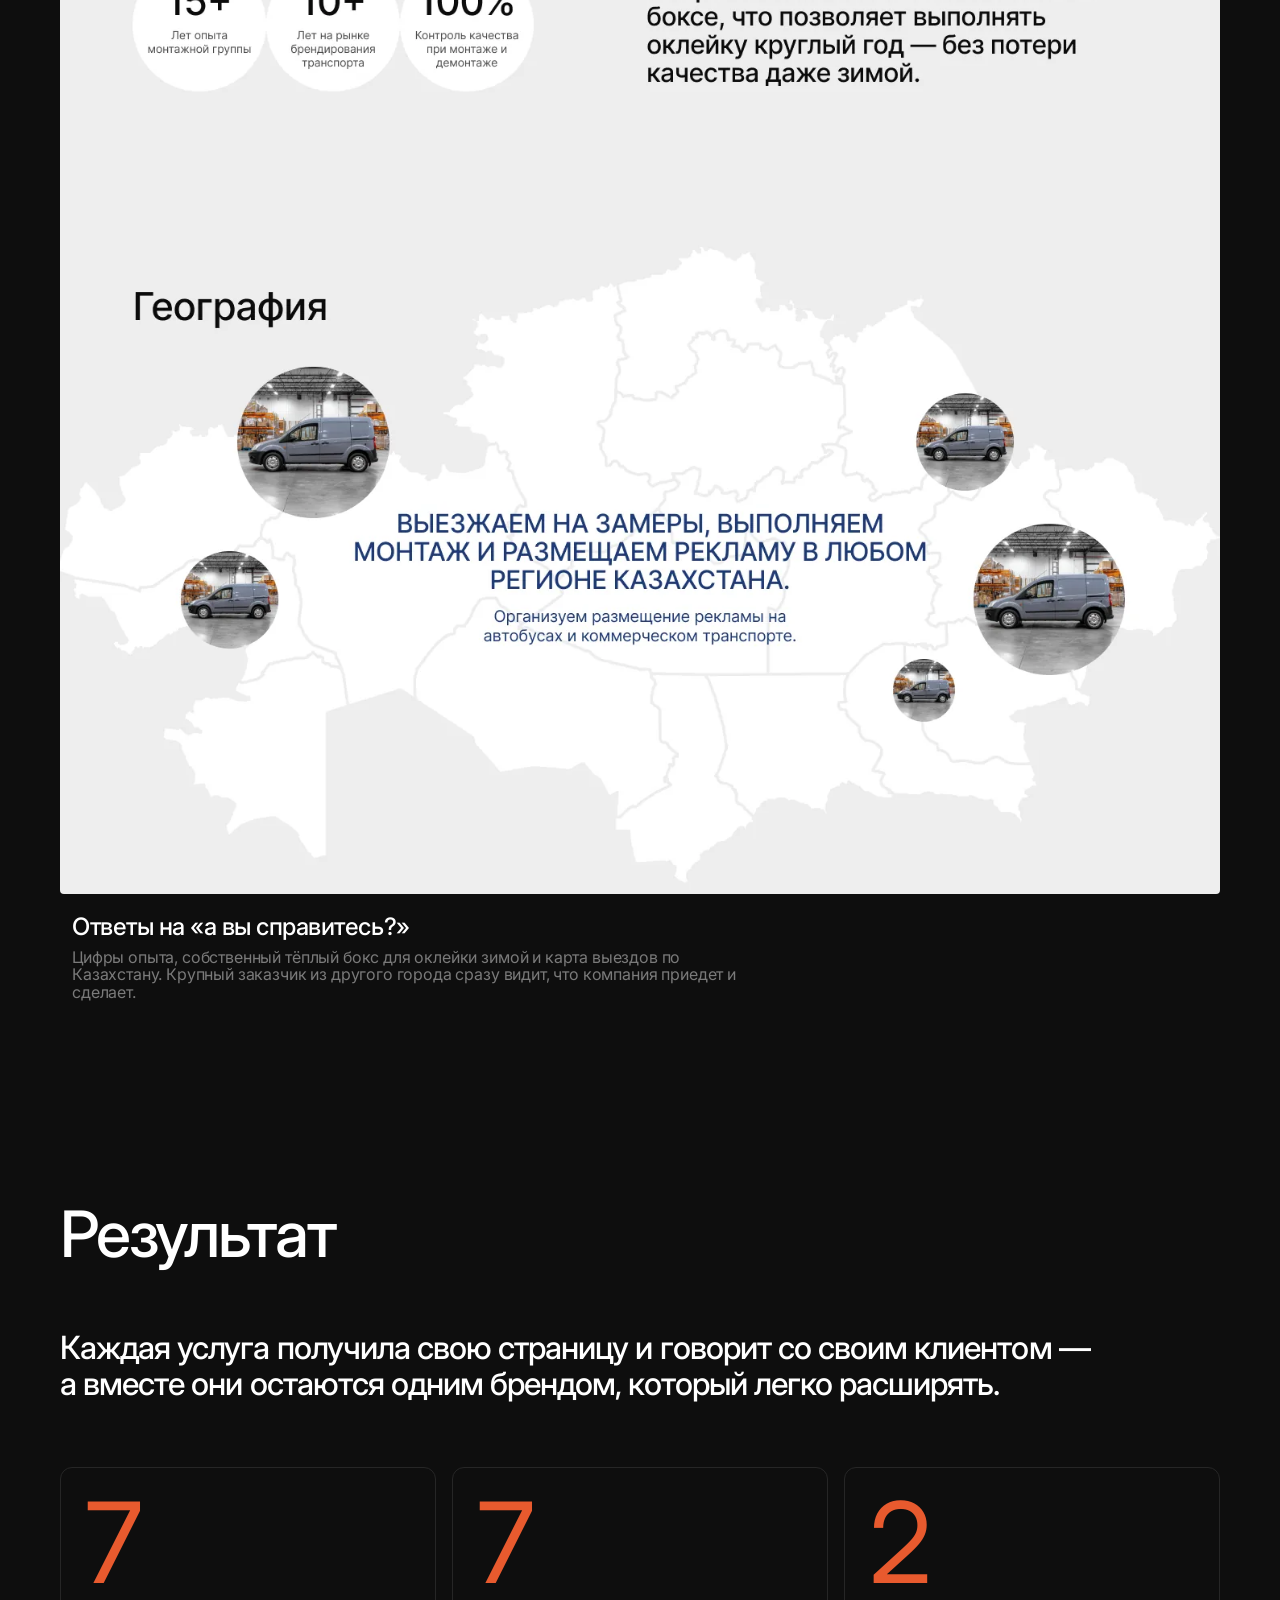
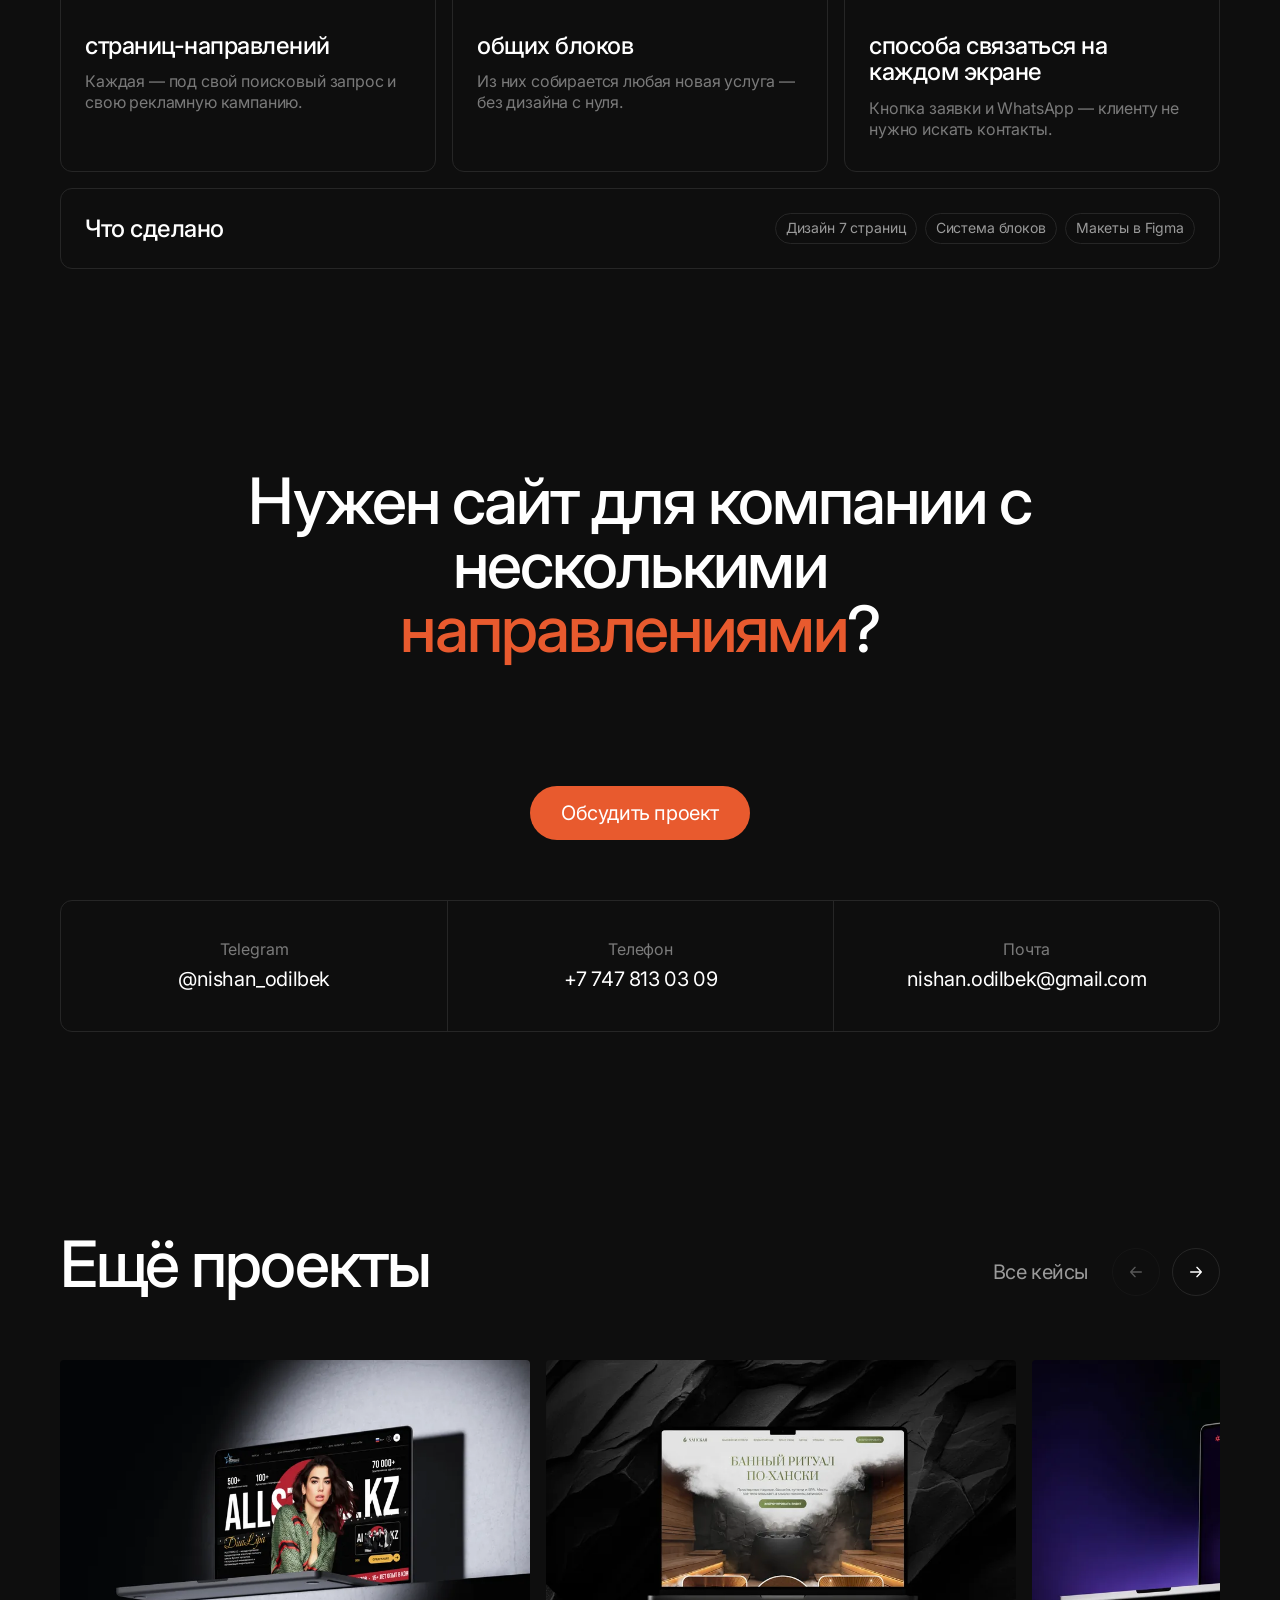
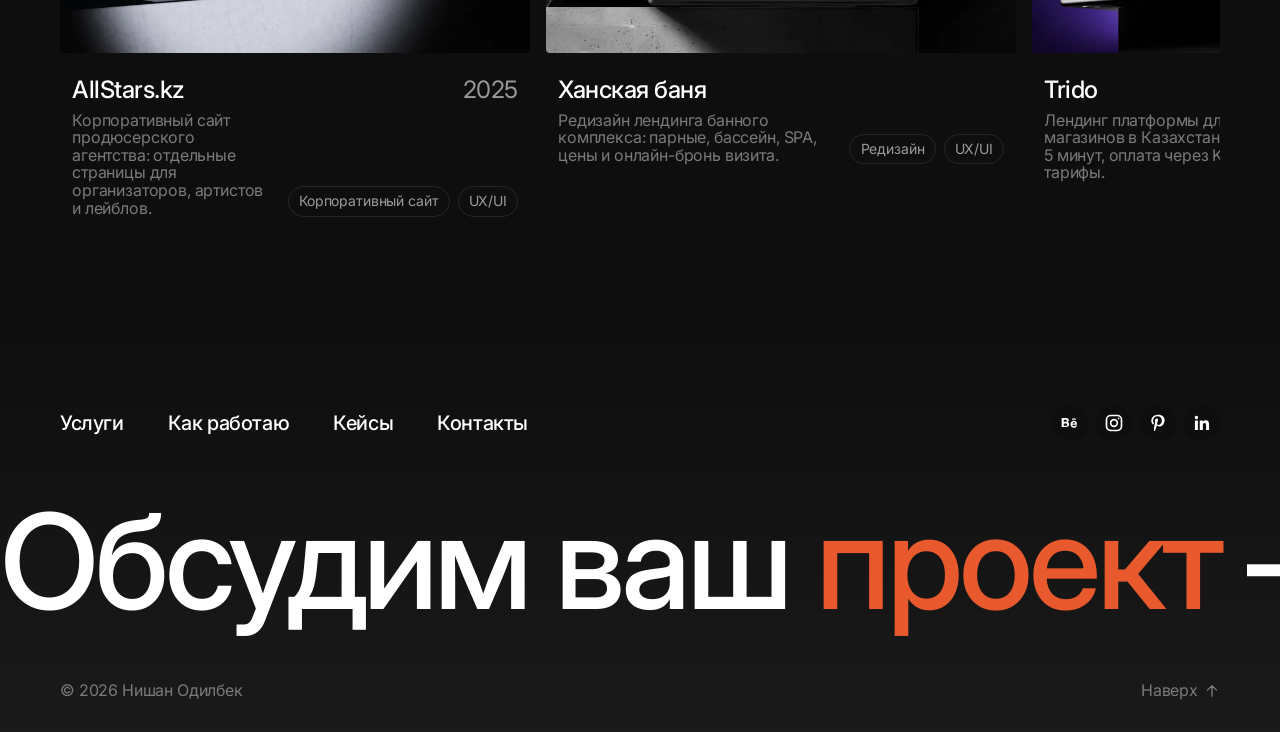
<file: cases/101solution.html>
<!doctype html>
<html lang="ru">
<head>
  <meta charset="utf-8">
  <meta name="viewport" content="width=device-width, initial-scale=1">
  <title>101 Solution — сайт производителя рекламы на 7 направлений | Кейс Нишана Одилбека</title>
  <meta name="description" content="Кейс: сайт производителя наружной рекламы 101 Solution — 7 страниц-направлений на одной системе блоков. Своя страница под каждый запрос и путь к заявке на каждом экране.">
  <meta name="theme-color" content="#0E0E0E">
  <link rel="icon" href="../favicon.svg" type="image/svg+xml">

  <meta property="og:type" content="article">
  <meta property="og:locale" content="ru_RU">
  <meta property="og:title" content="101 Solution — сайт производителя рекламы на 7 направлений">
  <meta property="og:description" content="Семь услуг — семь страниц, которые говорят со своим клиентом и при этом остаются одним брендом.">

  <link rel="preconnect" href="https://fonts.googleapis.com">
  <link rel="preconnect" href="https://fonts.gstatic.com" crossorigin>
  <link rel="stylesheet" href="https://fonts.googleapis.com/css2?family=Inter:wght@400;500&display=swap">
  <link rel="stylesheet" href="../css/styles.css?v=11">
  <script>document.documentElement.classList.add('js');</script>
</head>
<body class="page-case">

<svg width="0" height="0" style="position:absolute" aria-hidden="true">
  <symbol id="logo" viewBox="0 0 164 45">
    <path fill="currentColor" d="M113.984 22.6043C114.019 22.6462 114.05 22.6882 114.081 22.7328C114.395 22.6984 114.722 22.7063 115.023 22.6228C118.389 21.6813 121.446 20.1015 124.286 18.093C124.668 17.8235 125.019 17.4573 125.272 17.0654C125.805 16.2467 125.458 15.5143 124.48 15.4961C123.786 15.4855 123.039 15.5876 122.403 15.8518C119.343 17.1202 116.767 19.0791 114.612 21.5845C114.356 21.8854 114.191 22.2618 113.984 22.6043ZM86.8455 34.6163C86.8455 34.6216 86.8455 34.6269 86.8455 34.6322C87.0341 34.6061 87.2276 34.6035 87.4079 34.5509C87.9362 34.3967 88.4722 34.258 88.9798 34.0464C92.1077 32.736 95.0104 31.0439 97.6156 28.8628C98.5518 28.0781 99.4645 27.2546 100.021 26.1351C100.767 24.6339 100.032 23.4335 98.353 23.3942C98.209 23.3889 98.0521 23.3734 97.9187 23.4127C97.0634 23.6765 96.1612 23.8545 95.3664 24.2415C91.8957 25.931 89.0607 28.4289 86.6259 31.389C86.1708 31.9434 85.7918 32.5844 85.4988 33.2383C85.1613 33.9942 85.6217 34.6008 86.4532 34.6322C86.5839 34.6375 86.7147 34.6216 86.8455 34.6163ZM47.1001 22.8163C46.114 22.921 45.1465 23.449 44.2125 24.0427C41.3046 25.8943 38.7024 28.1227 36.2903 30.573C35.0461 31.8391 33.8434 33.1491 32.925 34.6791C32.6378 35.1579 32.3978 35.6912 32.2689 36.2328C32.1026 36.9282 32.5263 37.4906 33.2372 37.5587C33.6877 37.6006 34.1711 37.5613 34.6069 37.4385C36.1474 37.0095 37.5145 36.209 38.8434 35.3408C41.9361 33.3192 44.6615 30.8999 46.8472 27.9031C47.585 26.8936 48.2736 25.8448 48.6308 24.6286C48.9611 23.5015 48.3821 22.7588 47.1001 22.8163ZM11.9555 39.5856C11.9631 39.549 11.9706 39.5123 11.9782 39.4756C13.1604 39.3815 14.3052 39.1279 15.3949 38.6517C17.5454 37.7129 19.5644 36.5284 21.5097 35.2286C23.2491 34.0672 24.9778 32.8773 26.6185 31.5829C27.9806 30.5076 28.249 29.4172 27.3385 27.9685C26.8184 27.1419 26.823 26.2919 27.2678 25.4393C27.5898 24.8221 27.9307 24.2128 28.2539 23.5956C29.1058 21.9663 28.1073 20.9201 26.8838 20.6245C26.4571 20.5225 25.9843 20.4991 25.5493 20.5618C24.1456 20.7553 22.9346 21.43 21.8008 22.2358C20.0448 23.483 18.2828 24.7125 16.2233 25.4291C15.7101 25.6067 15.3771 25.9835 15.1945 26.4881C15.0857 26.7889 14.987 27.0947 14.9152 27.4035C14.5237 29.1009 13.6279 30.466 12.2703 31.5489C11.4861 32.171 10.6905 32.7908 9.96482 33.4787C9.09969 34.3026 8.43413 35.2728 8.22663 36.4891C8.01952 37.7027 8.55052 38.7224 9.71386 39.1226C10.4293 39.3683 11.2064 39.4363 11.9555 39.5856ZM62.926 38.8063C61.6002 39.5697 60.3057 40.3491 58.9795 41.071C57.7897 41.7169 56.5613 42.2872 55.1939 42.4675C53.1534 42.7396 51.7659 41.4425 51.9046 39.3868C51.9299 39.0127 51.9575 38.6362 51.9874 38.2205C51.4688 38.4896 51.0108 38.7723 50.5202 38.9737C50.0538 39.1646 49.5624 39.3422 49.0666 39.4076C47.317 39.6378 46.0327 38.3013 46.1461 36.4131C46.1767 35.9059 46.2342 35.4009 46.2864 34.8125C46.06 34.9618 45.874 35.0767 45.6926 35.1995C43.4294 36.7321 41.1832 38.2885 38.8997 39.7893C36.864 41.1258 34.7278 42.2899 32.3736 42.9672C31.5557 43.2026 30.6955 43.3621 29.847 43.4063C26.9972 43.5583 24.8644 41.3798 24.999 38.5236C25.0024 38.4555 25.0096 38.3875 25.0198 38.2594C24.1048 38.7224 23.2434 39.1668 22.3756 39.5985C19.0795 41.2331 15.7777 42.8572 12.2526 43.9581C9.9346 44.6827 7.57693 45.0516 5.15539 44.536C3.25014 44.1282 1.62042 43.2861 0.598435 41.5366C-0.0614689 40.4043 -0.137445 39.1982 0.18457 37.951C0.681954 36.0287 1.67445 34.3574 2.86349 32.7988C4.64704 30.4634 6.65509 28.3503 9.10687 26.6975C9.8896 26.1691 10.7007 25.6827 11.4929 25.1698C12.1248 24.7593 12.6415 24.2336 13.0145 23.5748C13.866 22.071 15.1537 21.0248 16.596 20.1381C18.9177 18.7129 21.4731 17.8107 24.0167 16.8979C25.4756 16.3775 26.9794 15.972 28.4792 15.5744C28.9886 15.4387 29.5499 15.4436 30.0828 15.47C31.5266 15.5403 32.5716 16.2728 33.2599 17.5253C33.4163 17.8133 33.5819 18.0458 33.9126 18.1792C36.1516 19.0893 37.1486 20.8834 37.4094 23.1852C37.4158 23.2426 37.4219 23.2974 37.4309 23.3549C37.4328 23.3681 37.4453 23.3787 37.4797 23.4282C37.7276 23.2634 37.9805 23.1013 38.2273 22.9312C41.6451 20.5565 45.1343 18.2945 48.7838 16.291C49.4566 15.9198 50.1486 15.543 50.8781 15.3287C52.1397 14.9545 52.9803 14.131 53.5237 13.0194C54.2634 11.505 54.9241 9.95156 55.5692 8.39553C56.2363 6.78432 56.7326 5.10018 57.7164 3.63297C58.8045 2.01156 60.2116 0.824414 62.2068 0.541706C63.5198 0.358777 64.6994 0.680414 65.5702 1.7606C66.1768 2.51386 66.2294 3.32986 65.7297 4.15077C65.3268 4.80992 64.885 5.44298 64.4534 6.08097C62.0632 9.61179 60.1931 13.417 58.5717 17.353C57.0912 20.9462 55.7809 24.5998 54.6731 28.3242C54.6123 28.5279 54.562 28.7373 54.489 29.0094C55.2763 28.7373 55.8988 28.3242 56.3402 27.7304C57.2246 26.5455 58.0645 25.3191 58.8854 24.0873C60.0128 22.3926 61.0771 20.6559 62.2253 18.9744C63.0648 17.748 64.2443 16.966 65.7376 16.7487C67.2022 16.5344 68.6014 17.455 68.9623 18.8202C69.1974 19.7016 68.8523 20.4284 68.3213 21.0743C67.3356 22.2773 66.3049 23.4463 65.3113 24.6444C63.3837 26.9639 61.6811 29.4433 60.1538 32.0455C59.9448 32.4038 59.7928 32.812 59.6938 33.2145C59.5604 33.7587 59.8635 34.1272 60.4259 34.1537C61.3152 34.1979 62.0552 33.7561 62.7718 33.3245C63.7107 32.7621 64.4405 31.988 64.9163 30.9785C67.401 25.7193 70.4008 20.758 73.6202 15.9277C75.4744 13.1422 77.3389 10.3624 79.3031 7.65779C80.7389 5.68602 82.3002 3.8004 83.8982 1.95675C84.7924 0.923435 85.9667 0.196634 87.3765 0.0292013C88.8358 -0.146168 89.9473 0.476317 90.7399 1.68198C91.5139 2.86157 91.4826 4.08539 90.6586 5.18636C89.8687 6.24046 88.9824 7.23184 88.0538 8.16802C83.0508 13.2156 78.5237 18.6501 74.6112 24.5817C73.2434 26.6555 72.0377 28.834 70.7852 30.9785C70.5391 31.3996 70.3796 31.8834 70.2568 32.3569C70.0894 33.0002 70.4711 33.4526 71.125 33.3505C71.6768 33.2617 72.2497 33.1151 72.7362 32.8513C74.7813 31.7473 76.8029 30.5968 78.8246 29.4486C79.4807 29.0771 80.1191 28.6692 80.7623 28.269C81.615 27.7384 82.3002 27.0293 82.8547 26.1978C83.877 24.6626 84.6303 22.9913 85.266 21.2705C86.158 18.8591 87.0129 16.4323 87.8289 13.9922C88.9144 10.7517 90.6378 7.93519 93.1875 5.64669C94.4536 4.50906 95.8317 3.53356 97.5812 3.29319C98.8602 3.11517 99.9797 3.46819 100.843 4.45956C101.596 5.32507 101.656 6.3531 100.971 7.30743C100.225 8.34831 99.4566 9.37369 98.6432 10.3594C95.9258 13.6498 93.737 17.2823 91.6787 21.0014C91.6394 21.0717 91.616 21.1503 91.5427 21.3204C92.3246 20.936 93.0125 20.575 93.7185 20.2534C96.4201 19.0239 99.1452 17.8549 102.082 17.2929C102.987 17.1202 103.902 17.0574 104.813 17.2589C106.4 17.604 107.454 18.5349 107.906 20.1147C107.928 20.1827 107.951 20.2507 107.985 20.3551C108.043 20.3188 108.092 20.3003 108.124 20.2662C110.388 17.9517 113.051 16.1968 115.941 14.7742C118.739 13.3958 121.626 12.2503 124.684 11.5809C126.441 11.1939 128.217 10.9822 130.003 11.3742C130.479 11.4789 130.958 11.6595 131.376 11.9052C132.846 12.7734 133.286 14.3687 132.535 15.9066C131.983 17.0416 131.154 17.9517 130.218 18.7703C127.843 20.8392 125.102 22.3038 122.196 23.449C119.058 24.6837 115.888 25.8316 112.732 27.0191C110.707 27.7826 108.848 28.8208 107.397 30.4634C107.038 30.8689 106.725 31.3501 106.507 31.8467C106.17 32.626 106.56 33.2984 107.412 33.3245C108.184 33.3505 108.981 33.267 109.732 33.0837C112.295 32.4616 114.733 31.465 117.131 30.3848C120.915 28.6851 124.595 26.7836 128.112 24.5817C129.645 23.6217 130.79 22.2826 131.711 20.7787C133.068 18.5587 134.347 16.2909 135.579 13.9975C137.153 11.0658 138.639 8.08676 140.174 5.13421C140.94 3.66171 141.903 2.36456 143.474 1.65855C144.672 1.11959 145.875 0.999409 147.076 1.67934C148.342 2.40123 148.737 3.82119 147.936 5.04009C145.941 8.0894 144.364 11.364 142.661 14.5754C142.58 14.7296 142.517 14.8918 142.392 15.1666C142.648 15.0411 142.821 14.9651 142.985 14.8763C146.932 12.7839 151.001 10.9584 155.121 9.23498C156.679 8.58377 158.272 8.00588 159.99 7.99265C160.576 7.98736 161.188 8.06332 161.745 8.23869C163.073 8.66502 163.343 9.88354 162.331 10.8382C161.936 11.2098 161.463 11.5261 160.976 11.7744C158.518 13.0323 155.989 14.1676 153.585 15.5196C150.585 17.209 147.68 19.0632 144.74 20.8574C144.434 21.0429 144.149 21.2863 143.906 21.5505C143.532 21.9508 143.6 22.4213 144.11 22.599C144.691 22.8004 145.313 22.9418 145.925 22.989C148.752 23.198 151.584 23.3496 154.414 23.5563C156.334 23.695 158.227 24.0114 160.042 24.6785C160.681 24.9113 161.311 25.2015 161.886 25.5598C163.053 26.2866 163.322 27.2727 162.744 28.5279C162.208 29.6946 161.316 30.5707 160.325 31.3474C159.582 31.9306 158.756 32.3516 157.825 32.5293C156.859 32.7179 155.952 32.485 155.058 32.132C152.531 31.1354 150.023 30.0869 147.466 29.1817C144.612 28.1696 141.691 27.3774 138.662 27.066C136.774 26.8698 135.307 27.5108 134.318 29.1764C133.387 30.7431 132.446 32.307 131.944 34.0698C131.666 35.04 131.496 36.0522 131.369 37.0564C131.057 39.4703 128.994 41.7929 126.627 42.3159C124.686 42.7449 123.305 41.4739 123.68 39.5149C123.86 38.5682 124.171 37.6241 124.564 36.7453C125.56 34.5169 126.64 32.3229 127.681 30.1157C127.856 29.7388 128.01 29.3518 128.225 28.8495C127.754 29.0903 127.393 29.2657 127.043 29.4539C123.904 31.1327 120.789 32.8588 117.622 34.4802C114.581 36.0393 111.466 37.4487 108.152 38.3509C106.162 38.8898 104.143 39.2613 102.074 39.0259C101.347 38.942 100.61 38.7458 99.9377 38.4582C98.8341 37.985 98.3397 36.991 98.6066 35.8167C98.8288 34.831 99.1716 33.8684 99.4721 32.8562C99.3126 32.9401 99.1297 33.0316 98.9517 33.1283C96.6034 34.4334 94.2677 35.7672 91.8983 37.0356C89.1393 38.516 86.3224 39.8706 83.2704 40.6499C81.9132 40.995 80.5348 41.2252 79.1224 41.0789C78.7773 41.0422 78.427 40.9924 78.0921 40.9035C76.761 40.5452 76.2118 39.6586 76.4862 38.3146C76.5674 37.9196 76.6903 37.5379 76.8184 37.0643C76.0731 37.5953 75.4143 38.1105 74.7106 38.5576C72.9452 39.6797 71.1824 40.8121 69.3728 41.8582C68.3137 42.4728 67.1447 42.8704 65.879 42.7944C64.4273 42.7083 63.4359 41.845 63.1615 40.4118C63.0595 39.8759 63.002 39.329 62.926 38.8063Z"/>
    <path fill="currentColor" d="M72.0143 6.47656C72.582 6.58126 73.1753 6.61525 73.709 6.80876C74.9487 7.25324 75.2624 8.38823 74.4543 9.42117C73.9339 10.0856 73.356 10.7028 72.8042 11.3412C71.9957 12.2747 71.193 13.2135 70.377 14.1444C69.5349 15.1044 68.4835 15.711 67.2283 15.9699C65.5543 16.3127 63.9461 15.3947 63.572 13.8595C63.3524 12.9441 63.6634 12.136 64.1684 11.3907C65.2614 9.77457 66.76 8.61841 68.4521 7.69243C69.5583 7.08846 70.7247 6.65193 72.0143 6.47656Z"/>
  </symbol>
  <symbol id="i-arrow-right" viewBox="0 0 24 24"><path d="M13.3333 19L20 12L13.3333 5M20 12L4 12" fill="none" stroke="currentColor" stroke-width="2" stroke-linecap="round" stroke-linejoin="round"/></symbol>
  <symbol id="i-arrow-up" viewBox="0 0 24 24"><path d="M19 10.6667L12 4L5 10.6667M12 4V20" fill="none" stroke="currentColor" stroke-width="2" stroke-linecap="round" stroke-linejoin="round"/></symbol>
</svg>

<header class="header is-dark" id="top">
  <div class="container header__inner">
    <a class="header__logo" href="../index.html" aria-label="Odilbek — на главную">
      <svg class="logo" width="164" height="45"><use href="#logo"/></svg>
    </a>
    <nav class="header__nav" aria-label="Основное меню">
      <a href="../index.html#services">Услуги</a>
      <a href="../index.html#process">Как работаю</a>
      <a href="../index.html#cases">Кейсы</a>
      <a href="#contacts">Контакты</a>
    </nav>
    <a class="btn btn--sm header__cta" href="https://t.me/nishan_odilbek" target="_blank" rel="noopener" data-goal="cta_header">
      <span class="only-desktop">Обсудить проект</span><span class="only-tablet">Написать</span>
    </a>
    <button class="burger" type="button" aria-label="Открыть меню" aria-expanded="false" aria-controls="menu">
      <span></span><span></span>
    </button>
  </div>
</header>

<div class="menu" id="menu" aria-hidden="true">
  <div class="container menu__top">
    <a class="header__logo" href="../index.html" aria-label="Odilbek — на главную" data-menu-close>
      <svg class="logo" width="164" height="45"><use href="#logo"/></svg>
    </a>
    <button class="menu__close" type="button" aria-label="Закрыть меню" data-menu-close>
      <span></span><span></span>
    </button>
  </div>
  <nav class="container menu__nav" aria-label="Мобильное меню">
    <a href="../index.html#services" data-menu-close><span class="menu__num">01</span>Услуги</a>
    <a href="../index.html#process" data-menu-close><span class="menu__num">02</span>Как работаю</a>
    <a href="../index.html#cases" data-menu-close><span class="menu__num">03</span>Кейсы</a>
    <a href="#contacts" data-menu-close><span class="menu__num">04</span>Контакты</a>
  </nav>
  <div class="container menu__bottom">
    <a class="btn btn--block" href="https://t.me/nishan_odilbek" target="_blank" rel="noopener" data-goal="cta_menu">Написать в Telegram</a>
    <div class="menu__contacts">
      <a href="tel:+77478130309" data-goal="phone_click">+7 747 813 03 09</a>
      <a href="mailto:nishan.odilbek@gmail.com" data-goal="email_click">nishan.odilbek@gmail.com</a>
    </div>
  </div>
</div>

<main class="dark">

  <!-- 1. Первый экран кейса -->
  <section class="case-hero">
    <div class="container">
      <nav class="crumbs body-ss" aria-label="Навигация">
        <a href="../index.html#cases">Кейсы</a><span aria-hidden="true">/</span><span>101 Solution</span>
      </nav>
      <h1 class="h2 case-hero__title" data-reveal>101 Solution — сайт производителя рекламы на 7 направлений</h1>
      <p class="body case-hero__lead" data-reveal>Вывески, стенды, таблички, печать, оклейка транспорта и сувенирка — у каждой услуги свой клиент. Сайт построен так, что каждое направление получило свою страницу и свой путь к заявке, а вместе они остаются одним брендом.</p>
      <ul class="tags" data-reveal>
        <li>Многостраничный сайт</li>
        <li>UX/UI</li>
        <li>Работа в агентстве</li>
      </ul>
    </div>
  </section>

  <div class="ph case-cover">
    <img src="../assets/img/cases/101solution-cover-2000.webp"
         srcset="../assets/img/cases/101solution-cover-800.webp 800w, ../assets/img/cases/101solution-cover-1400.webp 1400w, ../assets/img/cases/101solution-cover-2000.webp 2000w"
         sizes="100vw" width="2000" height="1500" alt="Сайт 101 Solution на ноутбуке" fetchpriority="high" decoding="async">
  </div>

  <!-- 2–3. О клиенте и Задача -->
  <section class="section">
    <div class="container case-duo">
      <div class="case-duo__col" data-reveal>
        <h2 class="h2">О клиенте</h2>
        <p class="body">101 Solution — производство наружной рекламы и полиграфии в Алматы: объёмные буквы и вывески, информационные стенды, таблички, широкоформатная печать, печать проектов, брендирование транспорта и сувенирная продукция.</p>
        <p class="body">Компания работает по всему Казахстану — от небольших вывесок для кафе до букв высотой 3,5 метра на фасаде торгового центра.</p>
      </div>
      <div class="case-duo__col" data-reveal>
        <h2 class="h2">Задача</h2>
        <p class="body">Владельцу кафе нужна вывеска, школе — стенд, таксопарку — оклейка машин. Одна общая страница «обо всём» не убедит ни одного из них, а семь отдельно нарисованных сайтов — это долго, дорого и выглядит как семь разных компаний.</p>
        <p class="body">Нужно было, чтобы у каждой услуги была своя страница, которая говорит с её клиентом и ведёт к заявке, — и чтобы всё это оставалось одним узнаваемым брендом.</p>
      </div>
    </div>
  </section>

  <!-- 4. Подход -->
  <section class="section">
    <div class="container">
      <h2 class="h2 section__title" data-reveal>Подход</h2>
      <ol class="principles">
        <li class="card principle" data-reveal>
          <span class="num">01</span>
          <h3 class="h4">Одна система блоков</h3>
          <p class="body-ss">Первый экран, услуги, материалы, преимущества, доверие, работы и призыв. Новую услугу собирают из готовых блоков, а не рисуют с нуля.</p>
        </li>
        <li class="card principle" data-reveal>
          <span class="num">02</span>
          <h3 class="h4">Своя страница под каждый запрос</h3>
          <p class="body-ss">Человек ищет «таблички для офиса» — и попадает на страницу про таблички, а не на главную, где нужно искать нужное среди семи услуг.</p>
        </li>
        <li class="card principle" data-reveal>
          <span class="num">03</span>
          <h3 class="h4">Каждый экран ведёт к заявке</h3>
          <p class="body-ss">Кнопка заказа и WhatsApp — на первом экране и в конце каждой страницы. Клиенту не нужно искать, как связаться.</p>
        </li>
      </ol>
    </div>
  </section>

  <!-- 5. Решение -->
  <section class="section">
    <div class="container">
      <div class="case-split">
        <h2 class="h2" data-reveal>Решение</h2>
        <div class="case-split__body" data-reveal>
          <p class="body">Вместо того чтобы показывать все страницы целиком, покажу главное — как одна система превращается в семь разных страниц и что получает клиент на каждой из них.</p>
        </div>
      </div>

      <!-- 7 первых экранов -->
      <figure class="case-figure" data-reveal>
        <ul class="screens">
          <li class="screen">
            <div class="screen__img"><img src="../assets/img/cases/101/hero-1-1440.webp" srcset="../assets/img/cases/101/hero-1-720.webp 720w, ../assets/img/cases/101/hero-1-1440.webp 1440w" sizes="(min-width: 1024px) 24vw, (min-width: 768px) 46vw, 92vw" width="1440" height="900" alt="Первый экран страницы «Объёмные буквы»" loading="lazy" decoding="async"></div>
            <p class="screen__title">Объёмные буквы</p>
            <p class="body-s screen__sub">Главная страница</p>
          </li>
          <li class="screen">
            <div class="screen__img"><img src="../assets/img/cases/101/hero-2-1440.webp" srcset="../assets/img/cases/101/hero-2-720.webp 720w, ../assets/img/cases/101/hero-2-1440.webp 1440w" sizes="(min-width: 1024px) 24vw, (min-width: 768px) 46vw, 92vw" width="1440" height="900" alt="Первый экран страницы «Информационные стенды»" loading="lazy" decoding="async"></div>
            <p class="screen__title">Информационные стенды</p>
            <p class="body-s screen__sub">Для офисов, школ и ЖК</p>
          </li>
          <li class="screen">
            <div class="screen__img"><img src="../assets/img/cases/101/hero-3-1440.webp" srcset="../assets/img/cases/101/hero-3-720.webp 720w, ../assets/img/cases/101/hero-3-1440.webp 1440w" sizes="(min-width: 1024px) 24vw, (min-width: 768px) 46vw, 92vw" width="1440" height="900" alt="Первый экран страницы «Таблички»" loading="lazy" decoding="async"></div>
            <p class="screen__title">Таблички</p>
            <p class="body-s screen__sub">От 1 штуки, от 2 дней</p>
          </li>
          <li class="screen">
            <div class="screen__img"><img src="../assets/img/cases/101/hero-4-1440.webp" srcset="../assets/img/cases/101/hero-4-720.webp 720w, ../assets/img/cases/101/hero-4-1440.webp 1440w" sizes="(min-width: 1024px) 24vw, (min-width: 768px) 46vw, 92vw" width="1440" height="900" alt="Первый экран страницы «Широкоформатная печать»" loading="lazy" decoding="async"></div>
            <p class="screen__title">Широкоформатная печать</p>
            <p class="body-s screen__sub">Баннеры и плёнка</p>
          </li>
          <li class="screen">
            <div class="screen__img"><img src="../assets/img/cases/101/hero-5-1440.webp" srcset="../assets/img/cases/101/hero-5-720.webp 720w, ../assets/img/cases/101/hero-5-1440.webp 1440w" sizes="(min-width: 1024px) 24vw, (min-width: 768px) 46vw, 92vw" width="1440" height="900" alt="Первый экран страницы «Печать проектов»" loading="lazy" decoding="async"></div>
            <p class="screen__title">Печать проектов</p>
            <p class="body-s screen__sub">Чертежи от A3 до A0</p>
          </li>
          <li class="screen">
            <div class="screen__img"><img src="../assets/img/cases/101/hero-6-1440.webp" srcset="../assets/img/cases/101/hero-6-720.webp 720w, ../assets/img/cases/101/hero-6-1440.webp 1440w" sizes="(min-width: 1024px) 24vw, (min-width: 768px) 46vw, 92vw" width="1440" height="900" alt="Первый экран страницы «Брендирование транспорта»" loading="lazy" decoding="async"></div>
            <p class="screen__title">Брендирование транспорта</p>
            <p class="body-s screen__sub">Оклейка по всему Казахстану</p>
          </li>
          <li class="screen">
            <div class="screen__img"><img src="../assets/img/cases/101/hero-7-1440.webp" srcset="../assets/img/cases/101/hero-7-720.webp 720w, ../assets/img/cases/101/hero-7-1440.webp 1440w" sizes="(min-width: 1024px) 24vw, (min-width: 768px) 46vw, 92vw" width="1440" height="900" alt="Первый экран страницы «Сувенирная продукция»" loading="lazy" decoding="async"></div>
            <p class="screen__title">Сувенирная продукция</p>
            <p class="body-s screen__sub">Мерч с логотипом</p>
          </li>
          <li class="screen screen--next" aria-hidden="true">
            <div class="screen__img">+</div>
            <p class="screen__title">Новое направление</p>
            <p class="body-s screen__sub">Собирается из готовых блоков</p>
          </li>
        </ul>
        <figcaption>
          <h3 class="h4">7 направлений — 7 первых экранов</h3>
          <p class="body-ss">Один каркас, но у каждой страницы свой заголовок, своё фото и свой оффер. С первого экрана понятно, о какой услуге речь, — и при этом видно, что это одна компания.</p>
        </figcaption>
      </figure>

      <!-- Один блок — разный контент -->
      <figure class="case-figure" data-reveal>
        <ul class="modules">
          <li class="module">
            <div class="case-img"><img src="../assets/img/cases/101/mat-1-1440.webp" srcset="../assets/img/cases/101/mat-1-720.webp 720w, ../assets/img/cases/101/mat-1-1440.webp 1440w" sizes="(min-width: 768px) 46vw, 92vw" width="1440" height="588" alt="Информационные стенды — материалы" loading="lazy" decoding="async"></div>
            <p class="body-s module__label">Информационные стенды — материалы</p>
          </li>
          <li class="module">
            <div class="case-img"><img src="../assets/img/cases/101/mat-2-1440.webp" srcset="../assets/img/cases/101/mat-2-720.webp 720w, ../assets/img/cases/101/mat-2-1440.webp 1440w" sizes="(min-width: 768px) 46vw, 92vw" width="1440" height="608" alt="Транспорт — плёнки" loading="lazy" decoding="async"></div>
            <p class="body-s module__label">Транспорт — плёнки</p>
          </li>
          <li class="module">
            <div class="case-img"><img src="../assets/img/cases/101/mat-3-1440.webp" srcset="../assets/img/cases/101/mat-3-720.webp 720w, ../assets/img/cases/101/mat-3-1440.webp 1440w" sizes="(min-width: 768px) 46vw, 92vw" width="1440" height="660" alt="Сувенирка — технологии нанесения" loading="lazy" decoding="async"></div>
            <p class="body-s module__label">Сувенирка — технологии нанесения</p>
          </li>
          <li class="module">
            <div class="case-img"><img src="../assets/img/cases/101/mat-4-1440.webp" srcset="../assets/img/cases/101/mat-4-720.webp 720w, ../assets/img/cases/101/mat-4-1440.webp 1440w" sizes="(min-width: 768px) 46vw, 92vw" width="1440" height="677" alt="Таблички — специальные по ГОСТ" loading="lazy" decoding="async"></div>
            <p class="body-s module__label">Таблички — специальные по ГОСТ</p>
          </li>
        </ul>
        <figcaption>
          <h3 class="h4">Один блок — разное содержание</h3>
          <p class="body-ss">Блок о материалах есть на каждой странице, но рассказывает своё: у стендов — ПВХ и акрил, у транспорта — плёнки, у сувенирки — способы нанесения. Структура одна, поэтому новые страницы собираются быстро и остаются аккуратными.</p>
        </figcaption>
      </figure>

      <div class="case-pair">
        <figure class="case-figure" data-reveal>
          <div class="case-img"><img src="../assets/img/cases/101/kaspi-1440.webp" srcset="../assets/img/cases/101/kaspi-960.webp 960w, ../assets/img/cases/101/kaspi-1440.webp 1440w" sizes="(min-width: 768px) 46vw, 100vw" width="1440" height="1098" alt="Блок «Готовые решения на Kaspi»" loading="lazy" decoding="async"></div>
          <figcaption>
            <h3 class="h4">Покупка без звонка</h3>
            <p class="body-ss">Стандартные буквы малый бизнес покупает сразу в магазине на Kaspi — с прозрачной ценой и доставкой, без переговоров. А за сложными проектами приходят через заявку.</p>
          </figcaption>
        </figure>
        <figure class="case-figure" data-reveal>
          <div class="case-img"><img src="../assets/img/cases/101/portfolio-1440.webp" srcset="../assets/img/cases/101/portfolio-960.webp 960w, ../assets/img/cases/101/portfolio-1440.webp 1440w" sizes="(min-width: 768px) 46vw, 100vw" width="1440" height="1160" alt="Портфолио с фильтрами" loading="lazy" decoding="async"></div>
          <figcaption>
            <h3 class="h4">Работы с фильтрами</h3>
            <p class="body-ss">Портфолио делится на Kaspi-решения, стандартные и нестандартные буквы, с подсветкой и без. Клиент сразу находит примеры, похожие на свой заказ.</p>
          </figcaption>
        </figure>
      </div>

      <figure class="case-figure" data-reveal>
        <div class="case-img"><img src="../assets/img/cases/101/geo-1440.webp" srcset="../assets/img/cases/101/geo-960.webp 960w, ../assets/img/cases/101/geo-1440.webp 1440w" sizes="(min-width: 768px) 92vw, 100vw" width="1440" height="1220" alt="Блок «География» и цифры опыта" loading="lazy" decoding="async"></div>
        <figcaption>
          <h3 class="h4">Ответы на «а вы справитесь?»</h3>
          <p class="body-ss">Цифры опыта, собственный тёплый бокс для оклейки зимой и карта выездов по Казахстану. Крупный заказчик из другого города сразу видит, что компания приедет и сделает.</p>
        </figcaption>
      </figure>
    </div>
  </section>

  <!-- 6. Результат -->
  <section class="section">
    <div class="container">
      <h2 class="h2 section__title" data-reveal>Результат</h2>
      <p class="result__lead" data-reveal>Каждая услуга получила свою страницу и говорит со своим клиентом — а вместе они остаются одним брендом, который легко расширять.</p>
      <ul class="result__stats">
        <li class="card result__stat" data-reveal>
          <span class="result__num">7</span>
          <h3 class="h4">страниц-направлений</h3>
          <p class="body-ss">Каждая — под свой поисковый запрос и свою рекламную кампанию.</p>
        </li>
        <li class="card result__stat" data-reveal>
          <span class="result__num">7</span>
          <h3 class="h4">общих блоков</h3>
          <p class="body-ss">Из них собирается любая новая услуга — без дизайна с нуля.</p>
        </li>
        <li class="card result__stat" data-reveal>
          <span class="result__num">2</span>
          <h3 class="h4">способа связаться на каждом экране</h3>
          <p class="body-ss">Кнопка заявки и WhatsApp — клиенту не нужно искать контакты.</p>
        </li>
      </ul>
      <div class="card result__handoff" data-reveal>
        <h3 class="h4">Что сделано</h3>
        <ul class="tags">
          <li>Дизайн 7 страниц</li>
          <li>Система блоков</li>
          <li>Макеты в Figma</li>
        </ul>
      </div>
    </div>
  </section>

  <!-- 8. Призыв -->
  <section class="section cta" id="contacts">
    <div class="container">
      <h2 class="h2 cta__title" data-reveal>Нужен сайт для компании с несколькими <span class="accent">направлениями</span>?</h2>
      <p class="lead cta__text" data-reveal>Расскажите о задаче в паре предложений — отвечу с оценкой и сроками в течение дня.</p>
      <div class="cta__action" data-reveal>
        <a class="btn" href="https://t.me/nishan_odilbek" target="_blank" rel="noopener" data-goal="cta_case_101">Обсудить проект</a>
      </div>
      <div class="contacts" data-reveal>
        <a class="contacts__item contacts__item--tg" href="https://t.me/nishan_odilbek" target="_blank" rel="noopener" data-goal="telegram_click">
          <span class="body-ss contacts__label">Telegram</span>
          <span class="body contacts__value">@nishan_odilbek</span>
        </a>
        <a class="contacts__item contacts__item--phone" href="tel:+77478130309" data-goal="phone_click">
          <span class="body-ss contacts__label">Телефон</span>
          <span class="body contacts__value">+7 747 813 03 09</span>
        </a>
        <a class="contacts__item contacts__item--mail" href="mailto:nishan.odilbek@gmail.com" data-goal="email_click">
          <span class="body-ss contacts__label">Почта</span>
          <span class="body contacts__value">nishan.odilbek@gmail.com</span>
        </a>
      </div>
    </div>
  </section>

  <!-- 9. Ещё проекты -->
  <section class="section more">
    <div class="container">
      <div class="more__head">
        <h2 class="h2" data-reveal>Ещё проекты</h2>
        <div class="more__nav">
          <a class="body more__all" href="../index.html#cases">Все кейсы</a>
          <button class="more__btn" type="button" data-dir="-1" aria-label="Предыдущие проекты"><svg class="icon" width="20" height="20" aria-hidden="true" style="transform:scaleX(-1)"><use href="#i-arrow-right"/></svg></button>
          <button class="more__btn" type="button" data-dir="1" aria-label="Следующие проекты"><svg class="icon" width="20" height="20" aria-hidden="true"><use href="#i-arrow-right"/></svg></button>
        </div>
      </div>
      <div class="more__track">
        <a class="case" href="allstars.html">
          <div class="case__media">
            <img src="../assets/img/cases/allstars-cover-1400.webp"
                 srcset="../assets/img/cases/allstars-cover-800.webp 800w, ../assets/img/cases/allstars-cover-1400.webp 1400w"
                 sizes="(min-width: 1024px) 42vw, 85vw"
                 width="1400" height="1050" alt="Сайт AllStars.kz на ноутбуке" loading="lazy" decoding="async">
            <span class="case__cta">Смотреть кейс <svg class="icon" width="20" height="20" aria-hidden="true"><use href="#i-arrow-right"/></svg></span>
          </div>
          <div class="case__body">
            <div class="case__head"><h3 class="h4">AllStars.kz</h3><span class="h4 case__year">2025</span></div>
            <div class="case__foot">
              <p class="body-ss case__desc">Корпоративный сайт продюсерского агентства: отдельные страницы для организаторов, артистов и лейблов.</p>
              <ul class="tags"><li>Корпоративный сайт</li><li>UX/UI</li></ul>
            </div>
          </div>
        </a>
        <a class="case" href="khanskaya.html">
          <div class="case__media">
            <img src="../assets/img/cases/khanskaya-cover-1400.webp"
                 srcset="../assets/img/cases/khanskaya-cover-800.webp 800w, ../assets/img/cases/khanskaya-cover-1400.webp 1400w"
                 sizes="(min-width: 1024px) 42vw, 85vw"
                 width="1400" height="945" alt="Лендинг банного комплекса «Ханская» на ноутбуке" loading="lazy" decoding="async">
            <span class="case__cta">Смотреть кейс <svg class="icon" width="20" height="20" aria-hidden="true"><use href="#i-arrow-right"/></svg></span>
          </div>
          <div class="case__body">
            <div class="case__head"><h3 class="h4">Ханская баня</h3></div>
            <div class="case__foot">
              <p class="body-ss case__desc">Редизайн лендинга банного комплекса: парные, бассейн, SPA, цены и онлайн-бронь визита.</p>
              <ul class="tags"><li>Редизайн</li><li>UX/UI</li></ul>
            </div>
          </div>
        </a>
        <a class="case" href="trido.html">
          <div class="case__media">
            <img src="../assets/img/cases/trido-cover-1400.webp"
                 srcset="../assets/img/cases/trido-cover-800.webp 800w, ../assets/img/cases/trido-cover-1400.webp 1400w"
                 sizes="(min-width: 1024px) 42vw, 85vw"
                 width="1400" height="961" alt="Лендинг Trido на ноутбуке" loading="lazy" decoding="async">
            <span class="case__cta">Смотреть кейс <svg class="icon" width="20" height="20" aria-hidden="true"><use href="#i-arrow-right"/></svg></span>
          </div>
          <div class="case__body">
            <div class="case__head"><h3 class="h4">Trido</h3></div>
            <div class="case__foot">
              <p class="body-ss case__desc">Лендинг платформы для онлайн-магазинов в Казахстане: запуск за 5 минут, оплата через Kaspi Pay, тарифы.</p>
              <ul class="tags"><li>Лендинг</li><li>UX/UI</li></ul>
            </div>
          </div>
        </a>
        <a class="case" href="ideal.html">
          <div class="case__media">
            <img src="../assets/img/cases/ideal-cover-1400.webp"
                 srcset="../assets/img/cases/ideal-cover-800.webp 800w, ../assets/img/cases/ideal-cover-1400.webp 1400w"
                 sizes="(min-width: 1024px) 42vw, 85vw"
                 width="1400" height="1050" alt="Лендинг IDEAL на ноутбуке" loading="lazy" decoding="async">
            <span class="case__cta">Смотреть кейс <svg class="icon" width="20" height="20" aria-hidden="true"><use href="#i-arrow-right"/></svg></span>
          </div>
          <div class="case__body">
            <div class="case__head"><h3 class="h4">IDEAL</h3></div>
            <div class="case__foot">
              <p class="body-ss case__desc">Два лендинга для строительной компании в Алматы: дома под ключ и ремонт кровли. Фиксированные сметы и рассрочка через Kaspi.</p>
              <ul class="tags"><li>2 лендинга</li><li>UX/UI</li></ul>
            </div>
          </div>
        </a>
      </div>
    </div>
  </section>

</main>

<footer class="footer">
  <div class="container footer__top">
    <nav class="footer__nav" aria-label="Навигация в подвале">
      <a href="../index.html#services">Услуги</a>
      <a href="../index.html#process">Как работаю</a>
      <a href="../index.html#cases">Кейсы</a>
      <a href="#contacts">Контакты</a>
    </nav>
    <!-- TODO: вставить ссылки на соцсети -->
    <div class="socials">
      <a class="social" href="#" aria-label="Behance" target="_blank" rel="noopener">
        <svg viewBox="0 0 24 24" width="20" height="20" aria-hidden="true"><path fill="currentColor" d="M2 6h5.2c2 0 3.3 1 3.3 2.7 0 1-.5 1.8-1.4 2.2 1.2.4 1.9 1.3 1.9 2.6 0 2-1.5 3.2-3.8 3.2H2V6Zm2.5 2v2.6h2.3c.9 0 1.4-.5 1.4-1.3S7.7 8 6.8 8H4.5Zm0 4.5v2.9h2.6c1 0 1.6-.5 1.6-1.4 0-1-.6-1.5-1.6-1.5H4.5ZM16.6 9.3c2.4 0 3.8 1.7 3.8 4.2v.6h-5.6c.1 1.2.8 1.9 1.9 1.9.8 0 1.4-.4 1.6-1h2c-.4 1.8-1.8 2.8-3.6 2.8-2.4 0-4-1.6-4-4.2 0-2.6 1.6-4.3 3.9-4.3Zm-1.8 3.4h3.6c-.1-1-.7-1.7-1.8-1.7-1 0-1.6.7-1.8 1.7ZM14.5 6.5h4.4V8h-4.4V6.5Z"/></svg>
      </a>
      <a class="social" href="#" aria-label="Instagram" target="_blank" rel="noopener">
        <svg viewBox="0 0 24 24" width="20" height="20" aria-hidden="true" fill="none" stroke="currentColor" stroke-width="2"><rect x="3" y="3" width="18" height="18" rx="5"/><circle cx="12" cy="12" r="4"/><circle cx="17.5" cy="6.5" r="1" fill="currentColor" stroke="none"/></svg>
      </a>
      <a class="social" href="#" aria-label="Pinterest" target="_blank" rel="noopener">
        <svg viewBox="0 0 24 24" width="20" height="20" aria-hidden="true"><path fill="currentColor" d="M12.3 2C6.9 2 4 5.4 4 9.2c0 1.8.7 3.9 2.3 4.6.2.1.4 0 .4-.2l.4-1.4c0-.2 0-.3-.1-.5-.5-.6-.9-1.6-.9-2.6 0-2.7 2-5.2 5.5-5.2 3 0 5 2 5 4.9 0 3.3-1.6 5.6-3.8 5.6-1.2 0-2-1-1.8-2.2.4-1.4 1-2.9 1-4 0-1-.5-1.7-1.5-1.7-1.2 0-2.2 1.2-2.2 2.9 0 1 .4 1.7.4 1.7l-1.4 6c-.4 1.8 0 4.4.1 4.7 0 .2.2.2.3.1.1-.2 1.6-2.3 2.1-4 .1-.5.8-3.1.8-3.1.4.8 1.6 1.4 2.9 1.4 3.8 0 6.4-3.4 6.4-7.9C20.4 5.3 17.2 2 12.3 2Z"/></svg>
      </a>
      <a class="social" href="#" aria-label="LinkedIn" target="_blank" rel="noopener">
        <svg viewBox="0 0 24 24" width="20" height="20" aria-hidden="true"><path fill="currentColor" d="M3.5 9h3.6v11.5H3.5V9Zm1.8-5.7a2.1 2.1 0 1 1 0 4.2 2.1 2.1 0 0 1 0-4.2ZM9.3 9h3.4v1.6h.1c.5-.9 1.6-1.9 3.4-1.9 3.6 0 4.3 2.4 4.3 5.5v6.3h-3.6v-5.6c0-1.3 0-3-1.8-3s-2.1 1.4-2.1 2.9v5.7H9.3V9Z"/></svg>
      </a>
    </div>
  </div>

  <a class="footer__marquee" href="https://t.me/nishan_odilbek" target="_blank" rel="noopener" data-goal="cta_footer" aria-label="Обсудим ваш проект — написать в Telegram">
    <span class="footer__track" aria-hidden="true">
      <span>Обсудим ваш <em>проект</em> — </span>
    </span>
  </a>

  <div class="container footer__bottom">
    <span class="body-ss">© 2026 Нишан Одилбек</span>
    <a class="body-ss footer__up" href="#top">Наверх <svg class="icon" width="16" height="16" aria-hidden="true"><use href="#i-arrow-up"/></svg></a>
  </div>
</footer>

<script src="../js/main.js?v=3" defer></script>
</body>
</html>
</file>
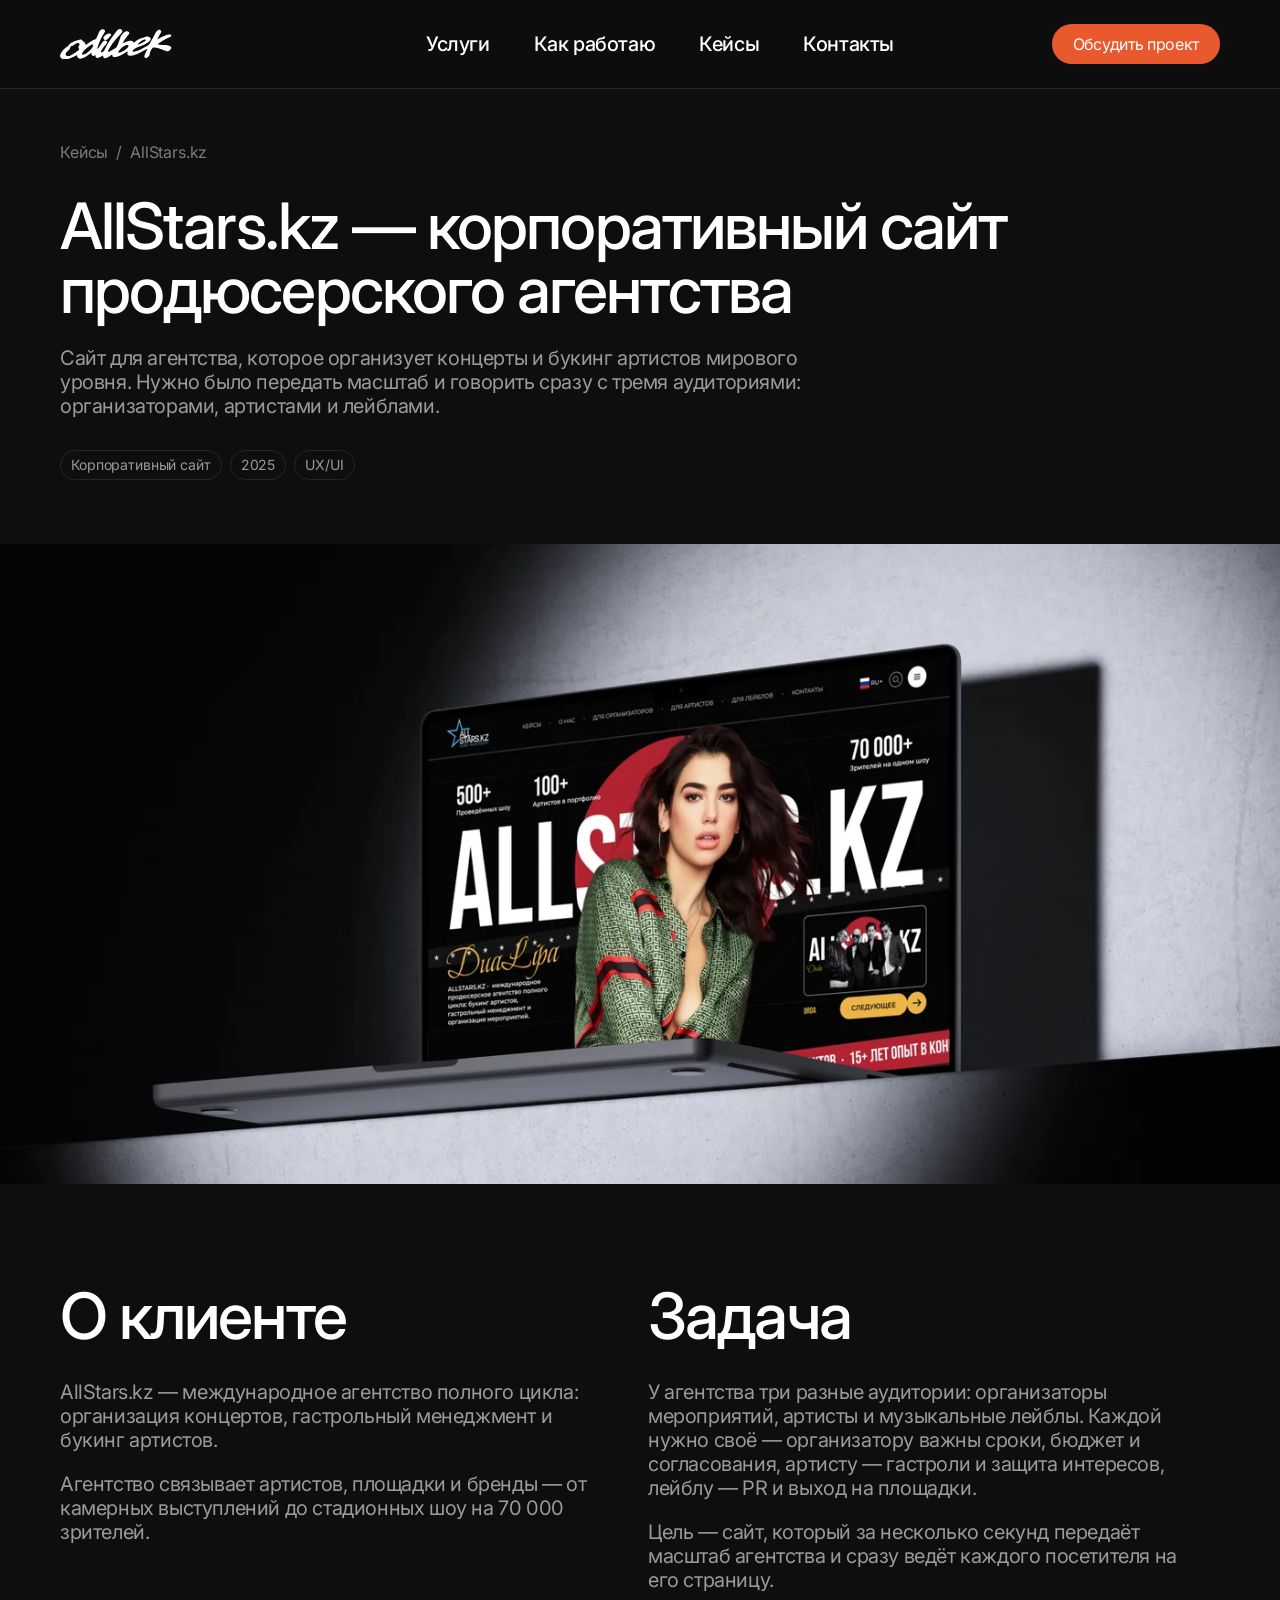
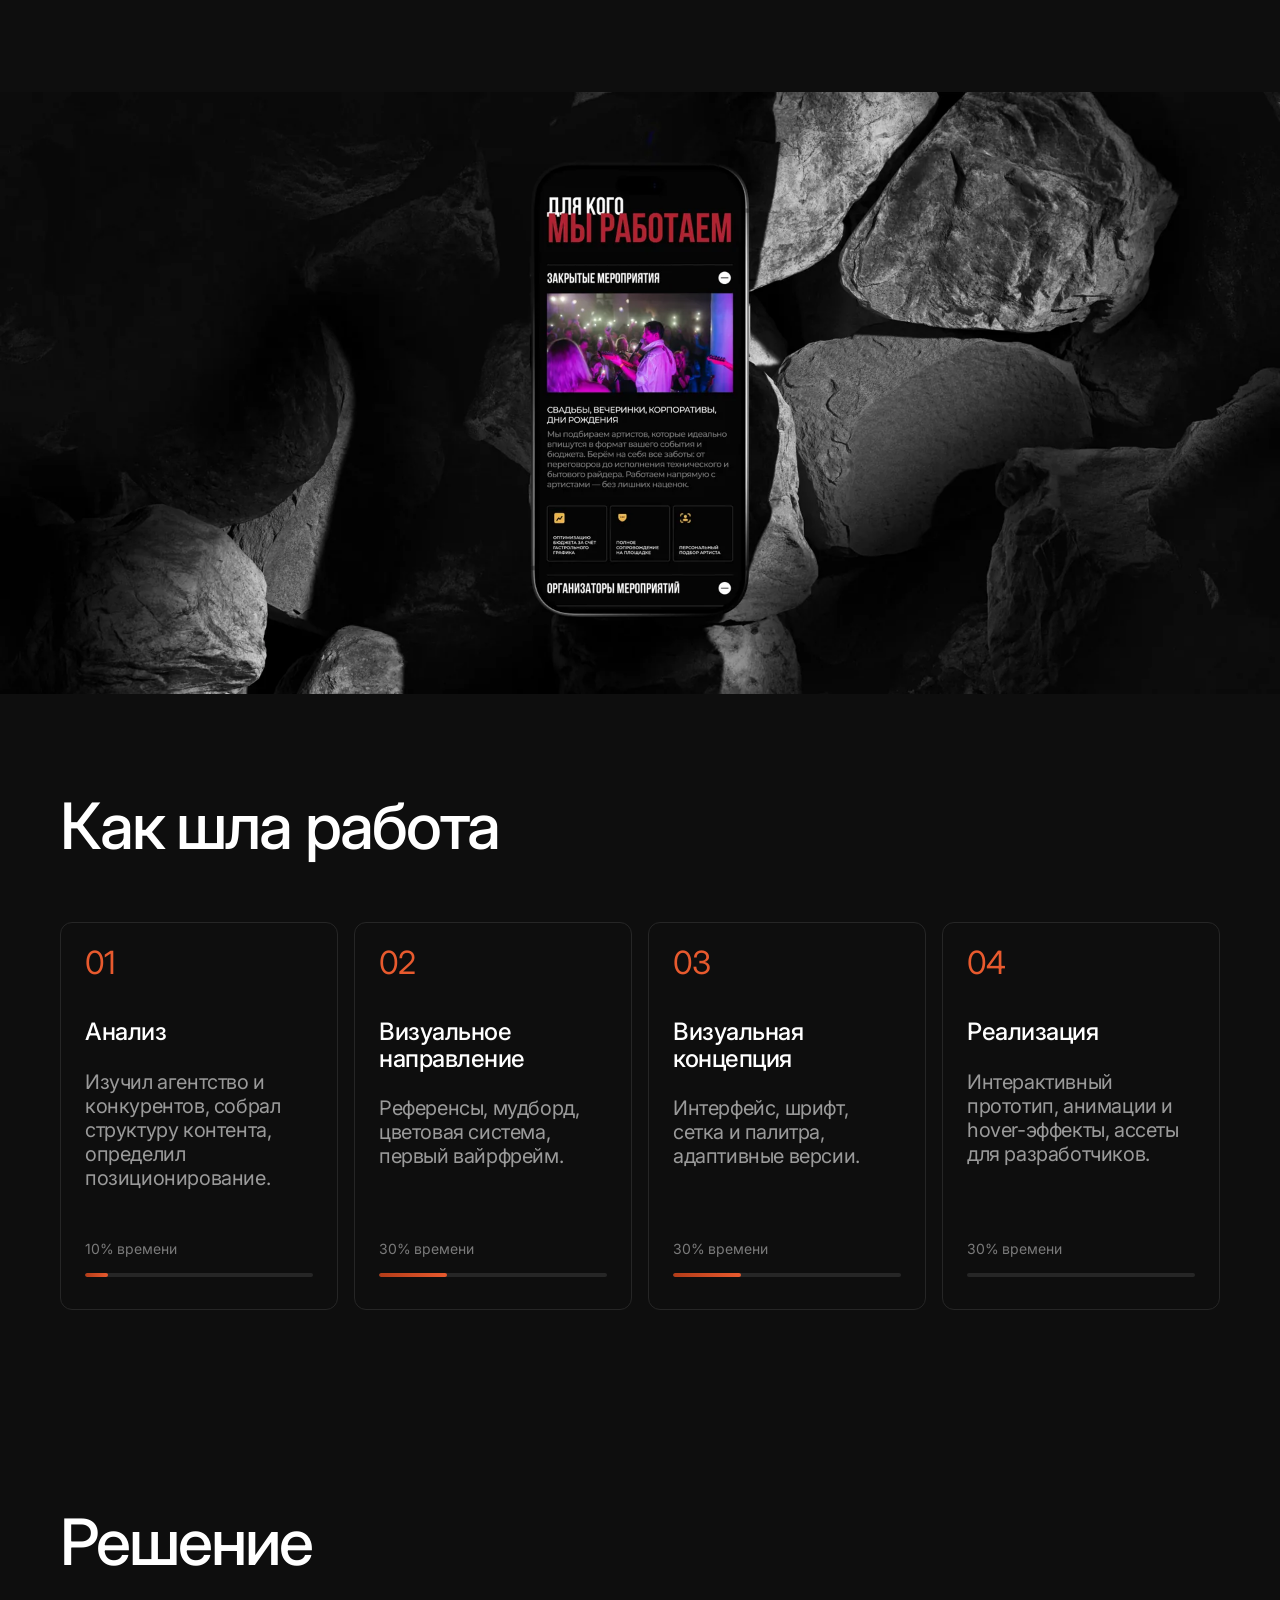
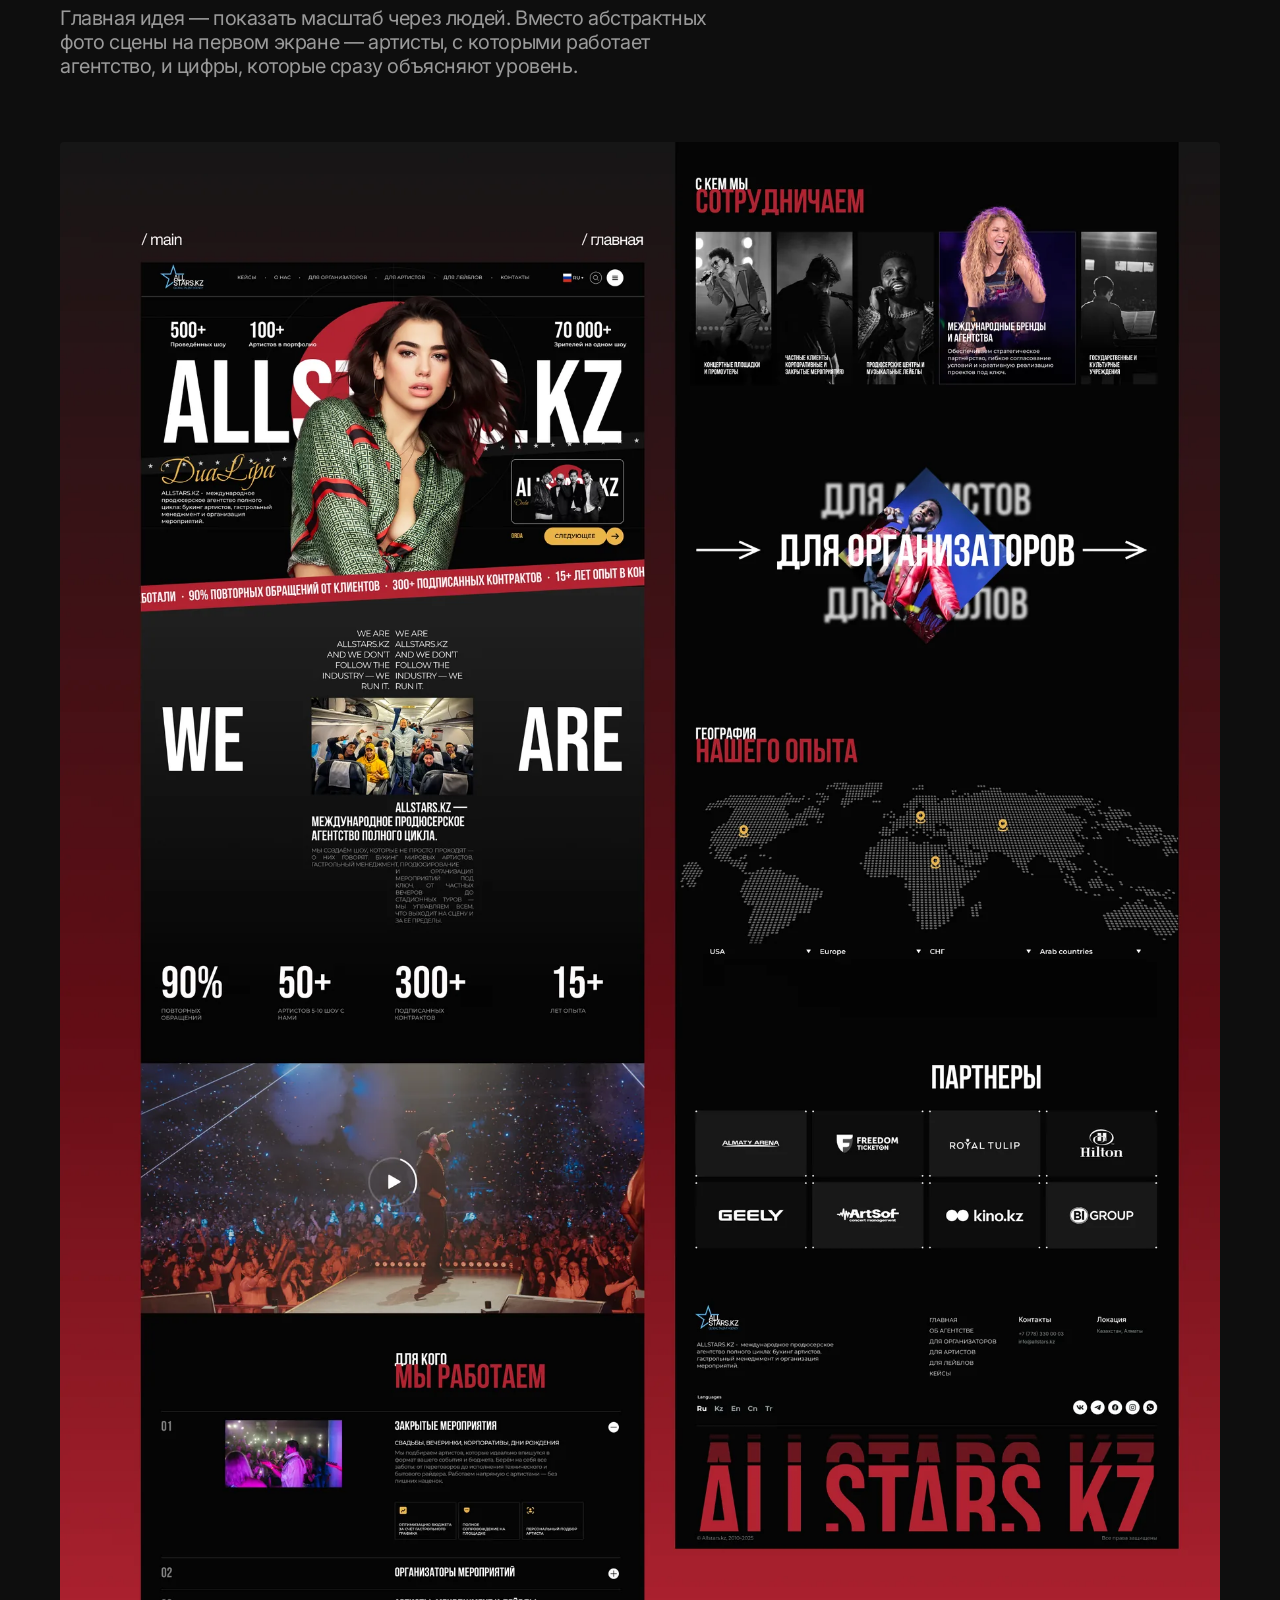
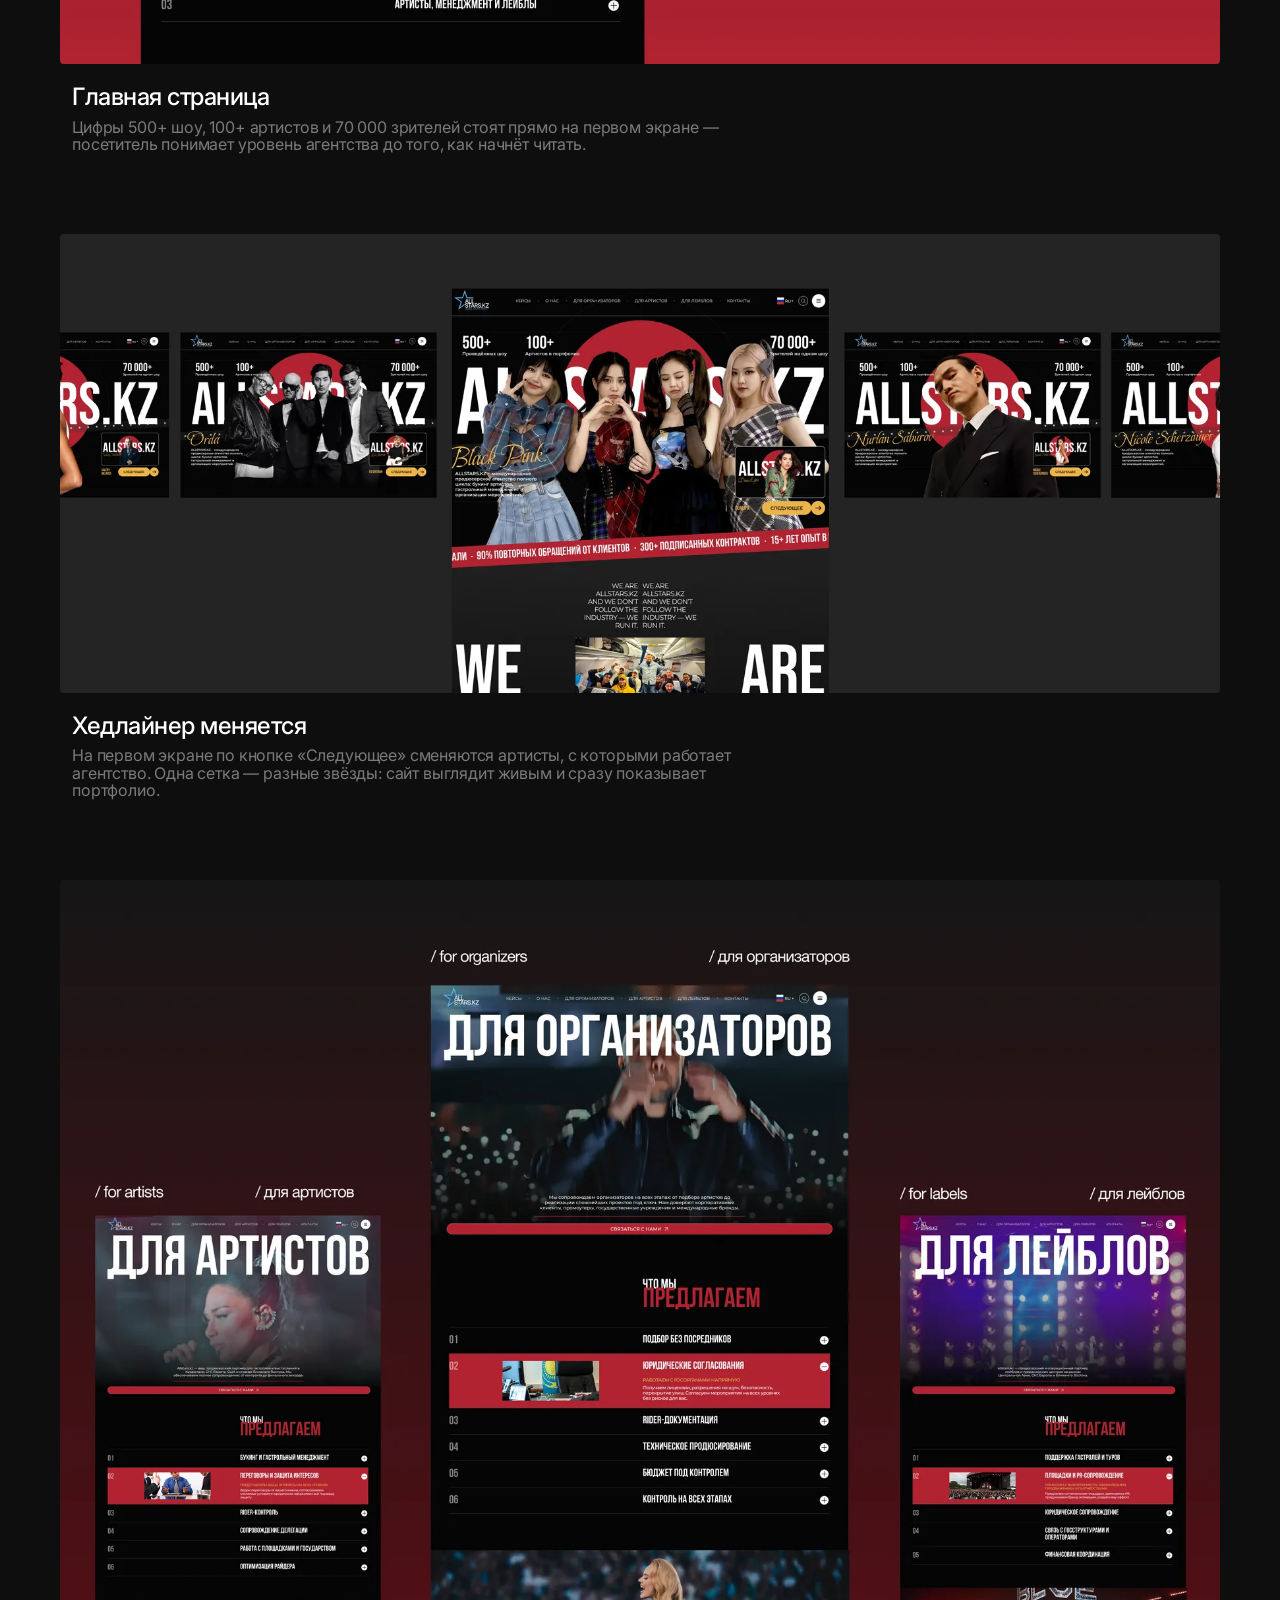
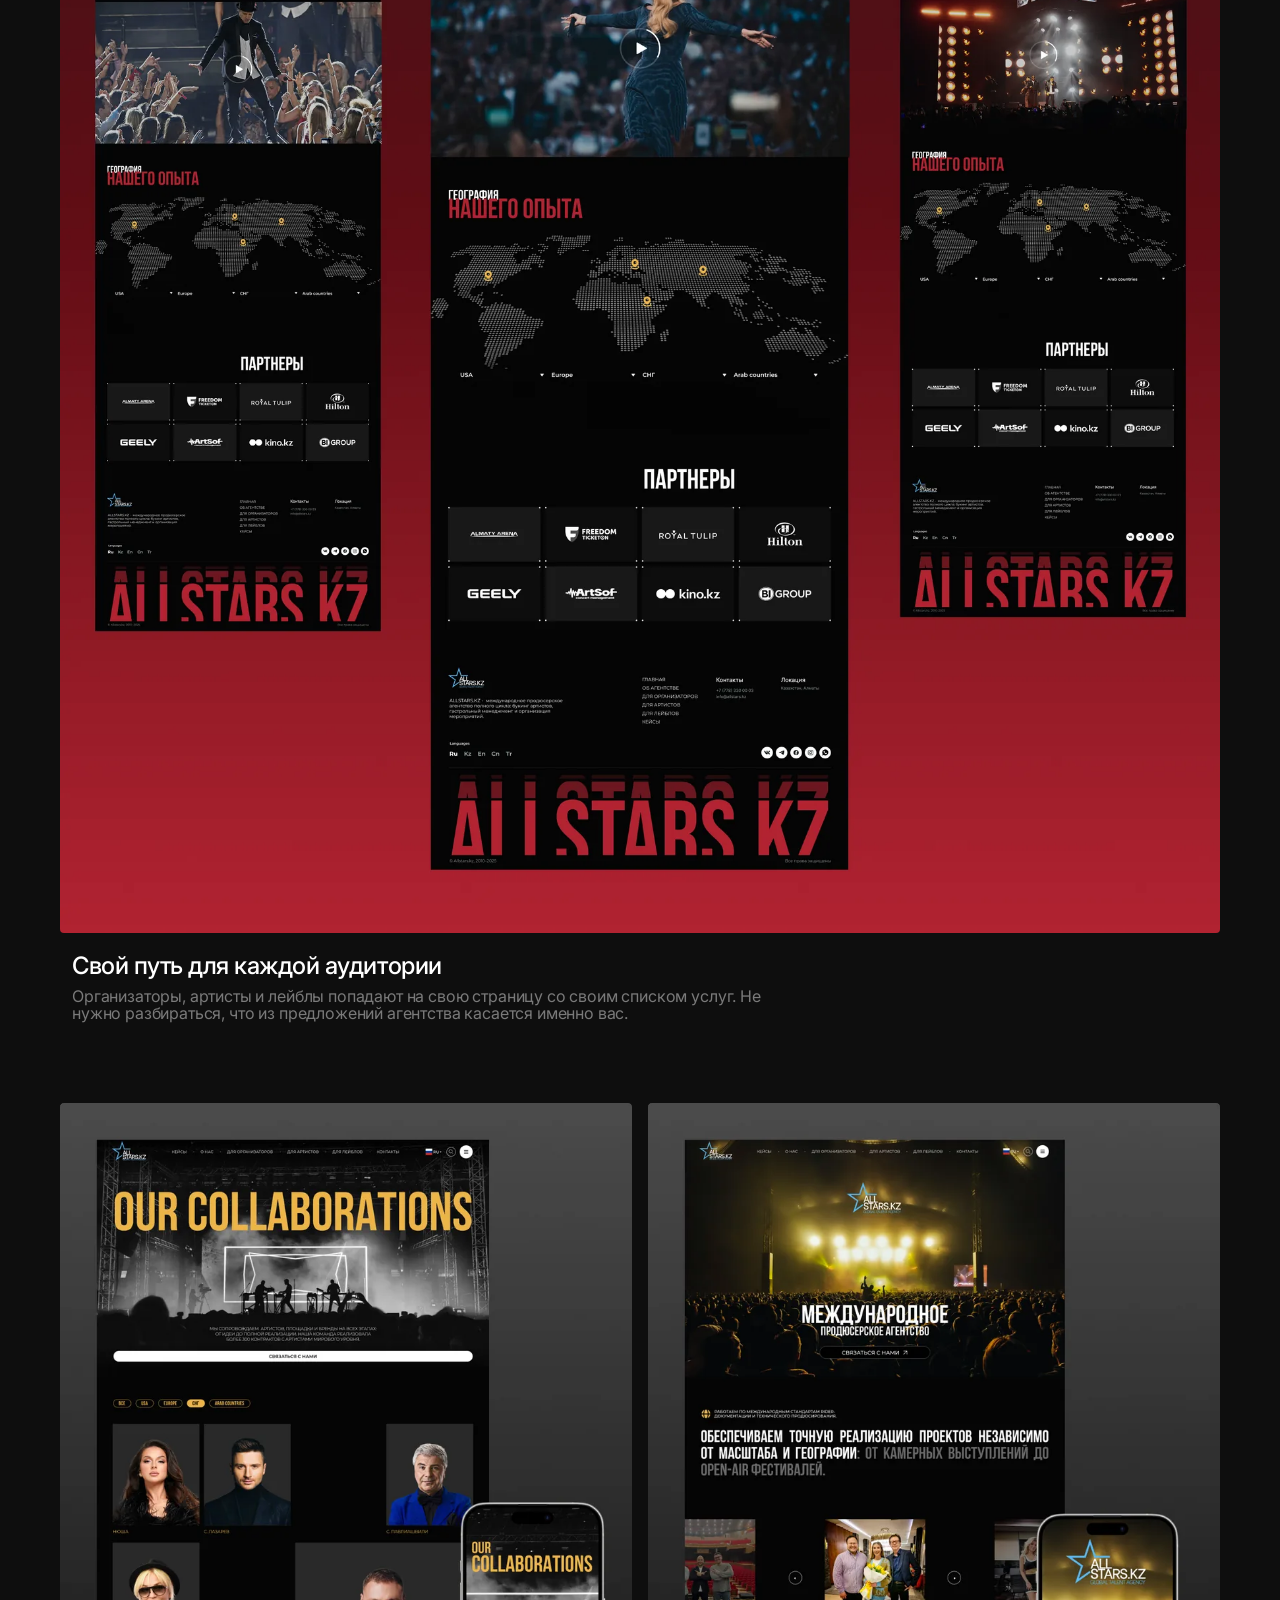
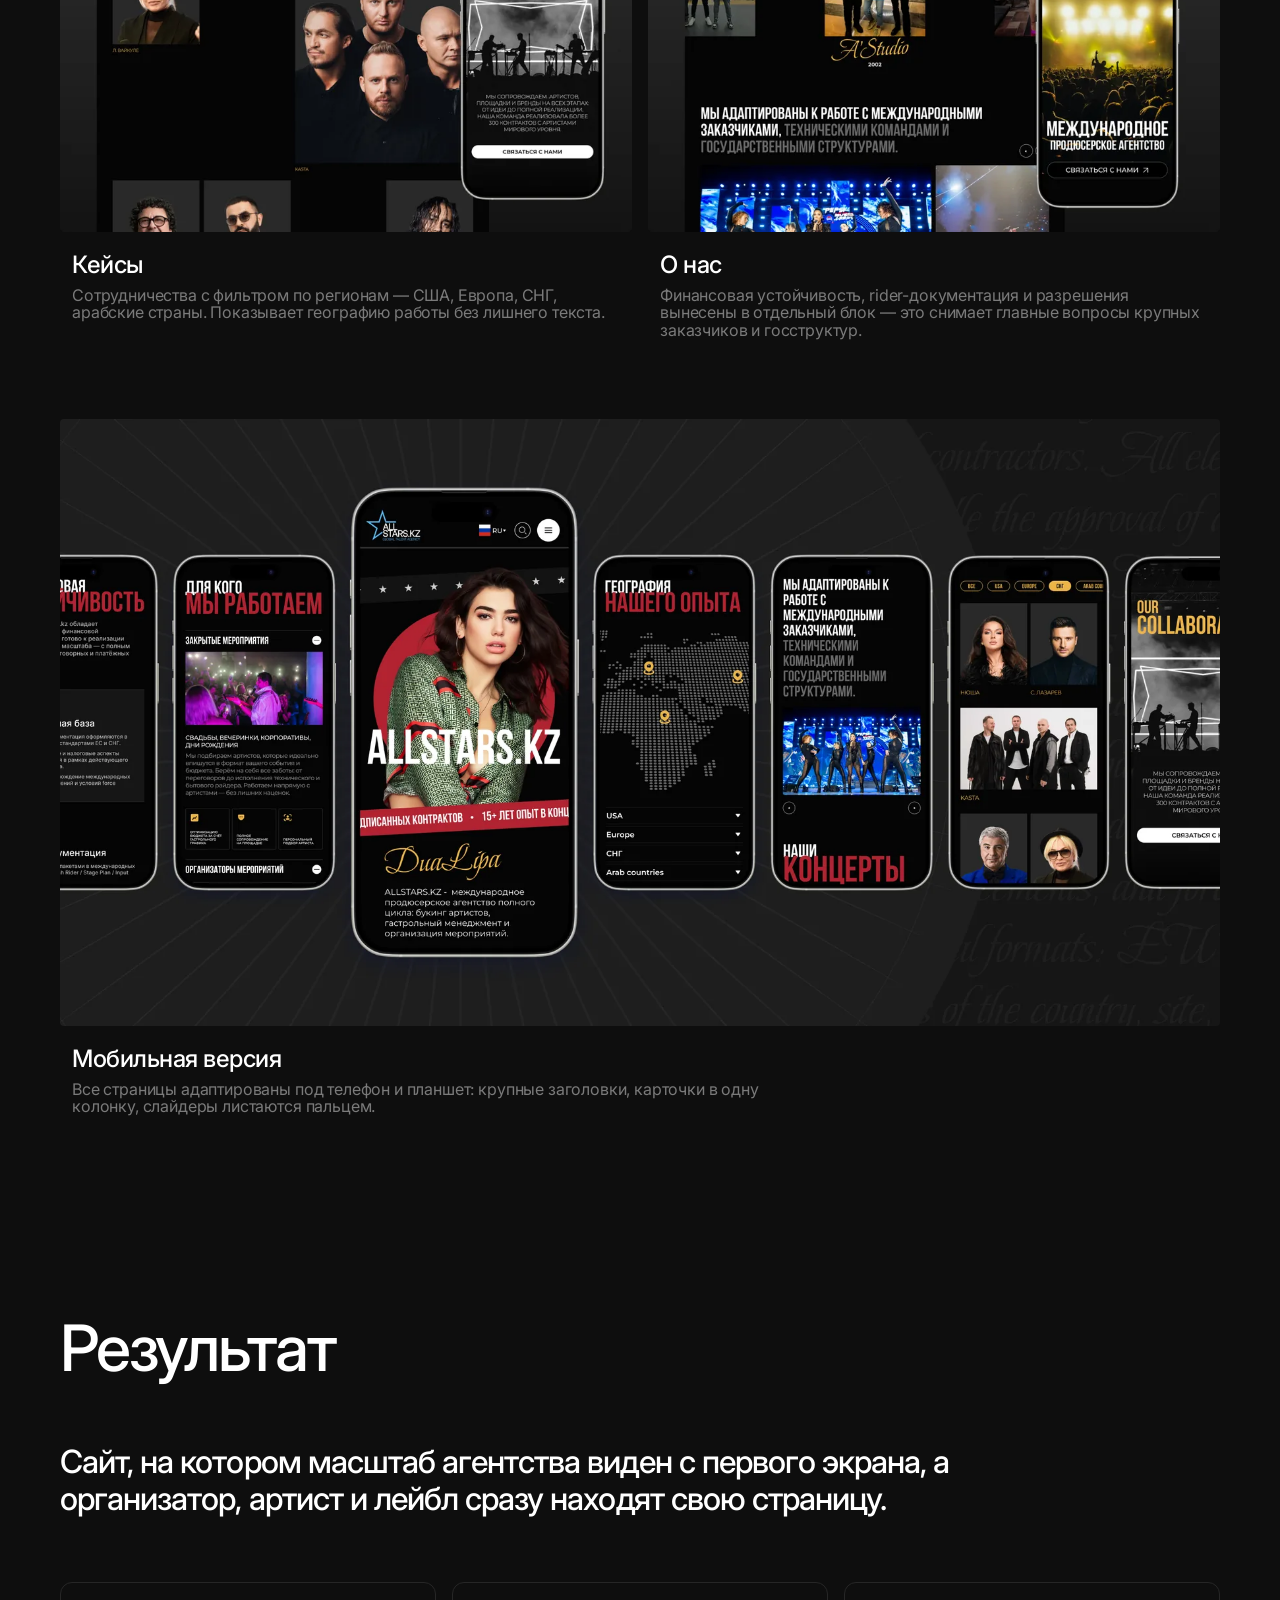
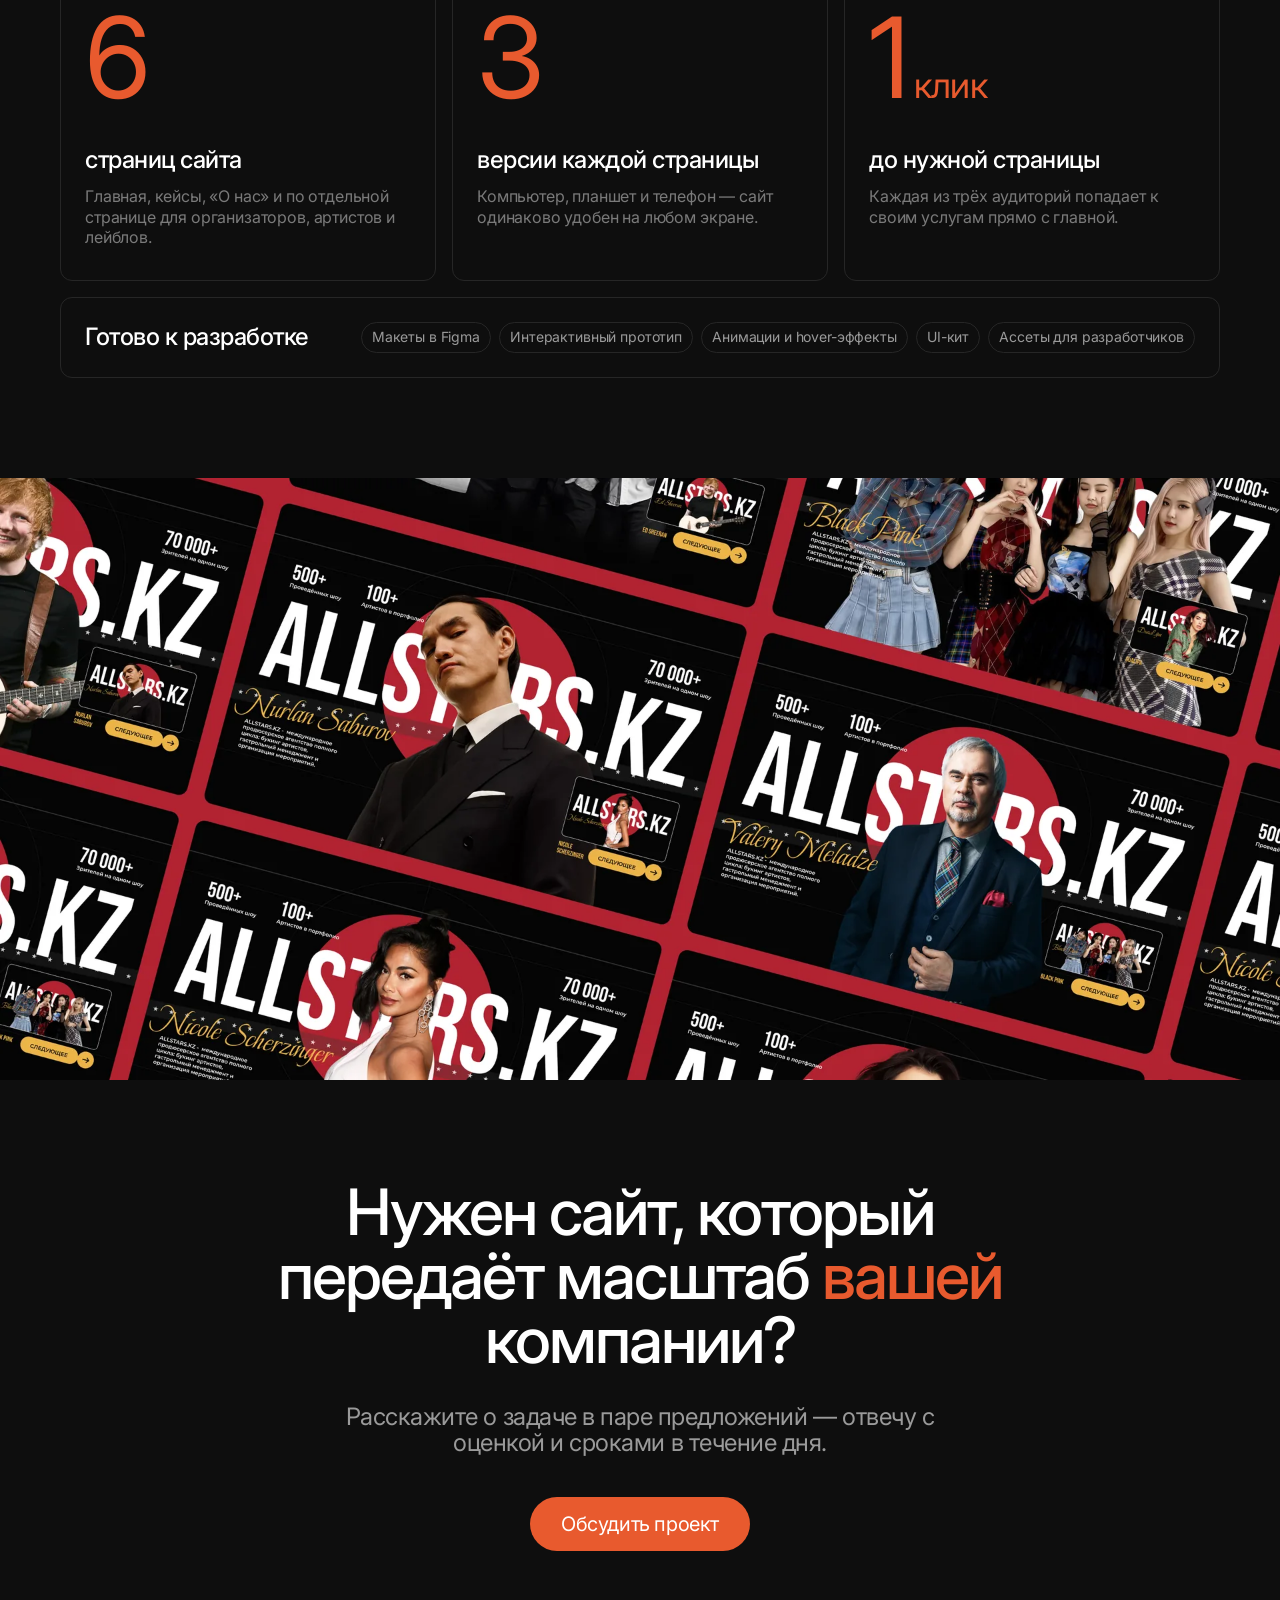
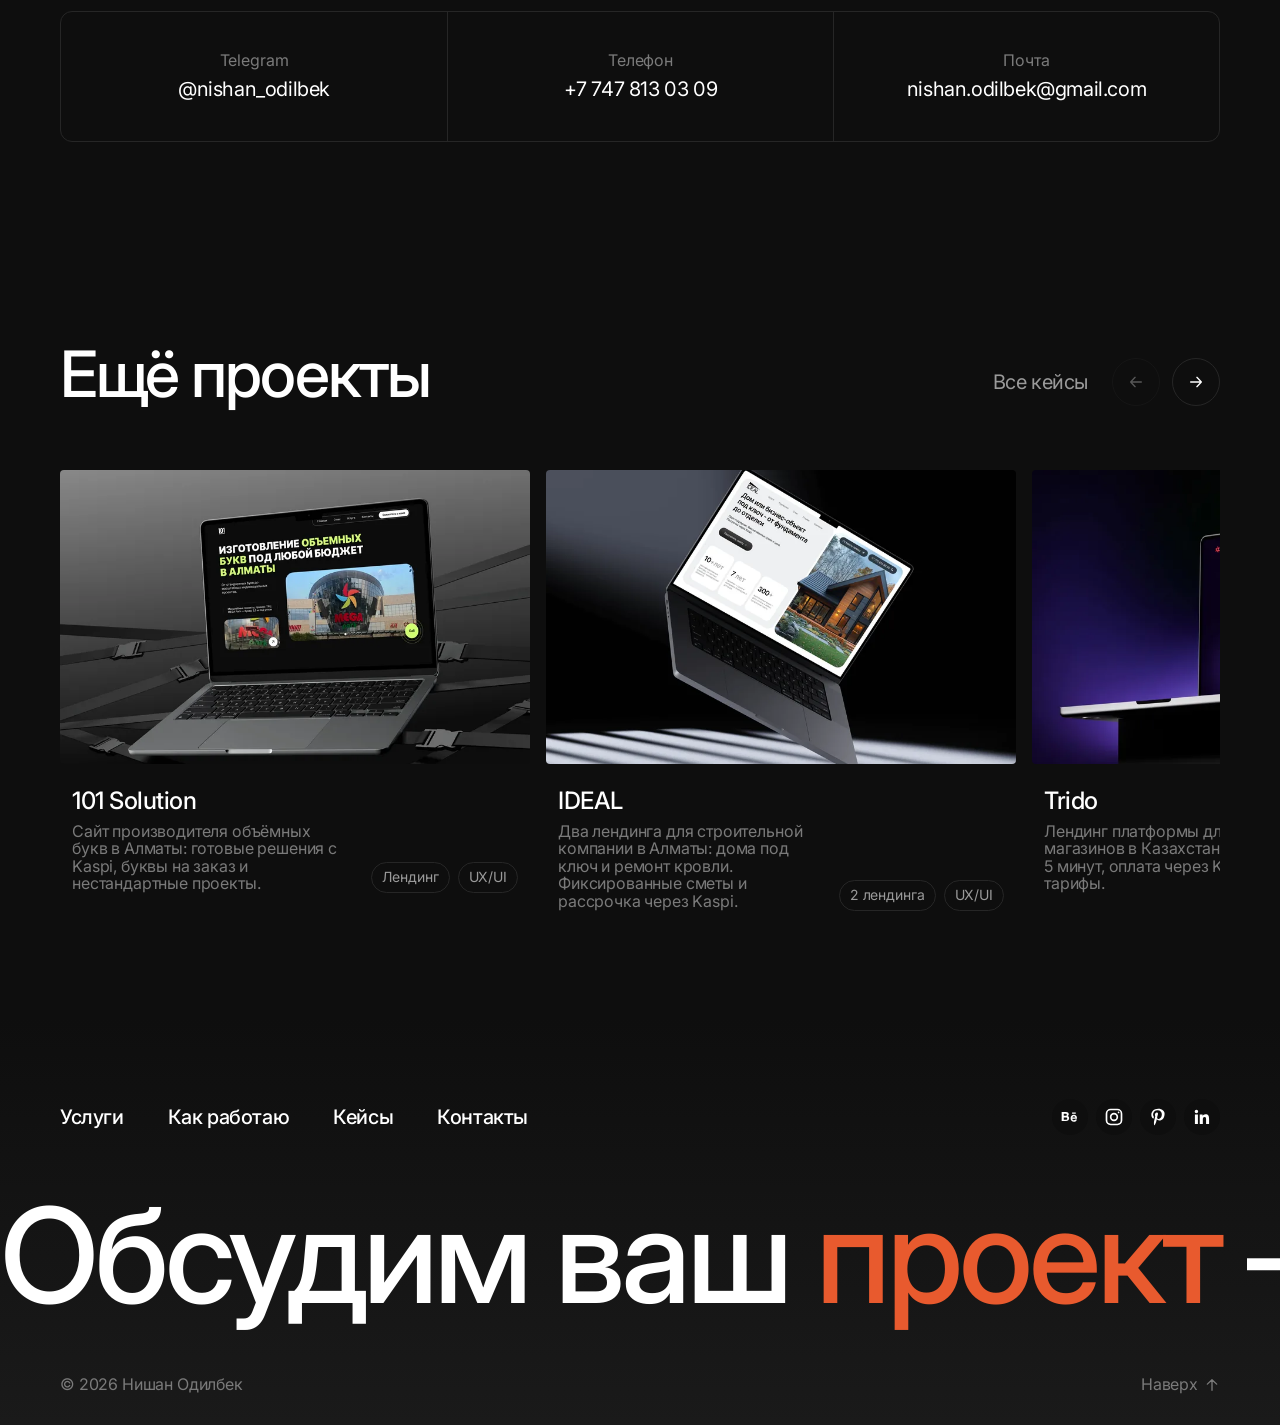
<file: cases/allstars.html>
<!doctype html>
<html lang="ru">
<head>
  <meta charset="utf-8">
  <meta name="viewport" content="width=device-width, initial-scale=1">
  <title>AllStars.kz — корпоративный сайт продюсерского агентства | Кейс Нишана Одилбека</title>
  <meta name="description" content="Кейс: корпоративный сайт для международного продюсерского агентства AllStars.kz. Отдельные страницы для организаторов, артистов и лейблов, адаптивы 1440 / 834 / 430.">
  <meta name="theme-color" content="#0E0E0E">
  <link rel="icon" href="../favicon.svg" type="image/svg+xml">

  <meta property="og:type" content="article">
  <meta property="og:locale" content="ru_RU">
  <meta property="og:title" content="AllStars.kz — корпоративный сайт продюсерского агентства">
  <meta property="og:description" content="Сайт, который передаёт масштаб агентства и ведёт каждую аудиторию на свою страницу.">

  <link rel="preconnect" href="https://fonts.googleapis.com">
  <link rel="preconnect" href="https://fonts.gstatic.com" crossorigin>
  <link rel="stylesheet" href="https://fonts.googleapis.com/css2?family=Inter:wght@400;500&display=swap">
  <link rel="stylesheet" href="../css/styles.css?v=11">
  <script>document.documentElement.classList.add('js');</script>
</head>
<body class="page-case">

<svg width="0" height="0" style="position:absolute" aria-hidden="true">
  <symbol id="logo" viewBox="0 0 164 45">
    <path fill="currentColor" d="M113.984 22.6043C114.019 22.6462 114.05 22.6882 114.081 22.7328C114.395 22.6984 114.722 22.7063 115.023 22.6228C118.389 21.6813 121.446 20.1015 124.286 18.093C124.668 17.8235 125.019 17.4573 125.272 17.0654C125.805 16.2467 125.458 15.5143 124.48 15.4961C123.786 15.4855 123.039 15.5876 122.403 15.8518C119.343 17.1202 116.767 19.0791 114.612 21.5845C114.356 21.8854 114.191 22.2618 113.984 22.6043ZM86.8455 34.6163C86.8455 34.6216 86.8455 34.6269 86.8455 34.6322C87.0341 34.6061 87.2276 34.6035 87.4079 34.5509C87.9362 34.3967 88.4722 34.258 88.9798 34.0464C92.1077 32.736 95.0104 31.0439 97.6156 28.8628C98.5518 28.0781 99.4645 27.2546 100.021 26.1351C100.767 24.6339 100.032 23.4335 98.353 23.3942C98.209 23.3889 98.0521 23.3734 97.9187 23.4127C97.0634 23.6765 96.1612 23.8545 95.3664 24.2415C91.8957 25.931 89.0607 28.4289 86.6259 31.389C86.1708 31.9434 85.7918 32.5844 85.4988 33.2383C85.1613 33.9942 85.6217 34.6008 86.4532 34.6322C86.5839 34.6375 86.7147 34.6216 86.8455 34.6163ZM47.1001 22.8163C46.114 22.921 45.1465 23.449 44.2125 24.0427C41.3046 25.8943 38.7024 28.1227 36.2903 30.573C35.0461 31.8391 33.8434 33.1491 32.925 34.6791C32.6378 35.1579 32.3978 35.6912 32.2689 36.2328C32.1026 36.9282 32.5263 37.4906 33.2372 37.5587C33.6877 37.6006 34.1711 37.5613 34.6069 37.4385C36.1474 37.0095 37.5145 36.209 38.8434 35.3408C41.9361 33.3192 44.6615 30.8999 46.8472 27.9031C47.585 26.8936 48.2736 25.8448 48.6308 24.6286C48.9611 23.5015 48.3821 22.7588 47.1001 22.8163ZM11.9555 39.5856C11.9631 39.549 11.9706 39.5123 11.9782 39.4756C13.1604 39.3815 14.3052 39.1279 15.3949 38.6517C17.5454 37.7129 19.5644 36.5284 21.5097 35.2286C23.2491 34.0672 24.9778 32.8773 26.6185 31.5829C27.9806 30.5076 28.249 29.4172 27.3385 27.9685C26.8184 27.1419 26.823 26.2919 27.2678 25.4393C27.5898 24.8221 27.9307 24.2128 28.2539 23.5956C29.1058 21.9663 28.1073 20.9201 26.8838 20.6245C26.4571 20.5225 25.9843 20.4991 25.5493 20.5618C24.1456 20.7553 22.9346 21.43 21.8008 22.2358C20.0448 23.483 18.2828 24.7125 16.2233 25.4291C15.7101 25.6067 15.3771 25.9835 15.1945 26.4881C15.0857 26.7889 14.987 27.0947 14.9152 27.4035C14.5237 29.1009 13.6279 30.466 12.2703 31.5489C11.4861 32.171 10.6905 32.7908 9.96482 33.4787C9.09969 34.3026 8.43413 35.2728 8.22663 36.4891C8.01952 37.7027 8.55052 38.7224 9.71386 39.1226C10.4293 39.3683 11.2064 39.4363 11.9555 39.5856ZM62.926 38.8063C61.6002 39.5697 60.3057 40.3491 58.9795 41.071C57.7897 41.7169 56.5613 42.2872 55.1939 42.4675C53.1534 42.7396 51.7659 41.4425 51.9046 39.3868C51.9299 39.0127 51.9575 38.6362 51.9874 38.2205C51.4688 38.4896 51.0108 38.7723 50.5202 38.9737C50.0538 39.1646 49.5624 39.3422 49.0666 39.4076C47.317 39.6378 46.0327 38.3013 46.1461 36.4131C46.1767 35.9059 46.2342 35.4009 46.2864 34.8125C46.06 34.9618 45.874 35.0767 45.6926 35.1995C43.4294 36.7321 41.1832 38.2885 38.8997 39.7893C36.864 41.1258 34.7278 42.2899 32.3736 42.9672C31.5557 43.2026 30.6955 43.3621 29.847 43.4063C26.9972 43.5583 24.8644 41.3798 24.999 38.5236C25.0024 38.4555 25.0096 38.3875 25.0198 38.2594C24.1048 38.7224 23.2434 39.1668 22.3756 39.5985C19.0795 41.2331 15.7777 42.8572 12.2526 43.9581C9.9346 44.6827 7.57693 45.0516 5.15539 44.536C3.25014 44.1282 1.62042 43.2861 0.598435 41.5366C-0.0614689 40.4043 -0.137445 39.1982 0.18457 37.951C0.681954 36.0287 1.67445 34.3574 2.86349 32.7988C4.64704 30.4634 6.65509 28.3503 9.10687 26.6975C9.8896 26.1691 10.7007 25.6827 11.4929 25.1698C12.1248 24.7593 12.6415 24.2336 13.0145 23.5748C13.866 22.071 15.1537 21.0248 16.596 20.1381C18.9177 18.7129 21.4731 17.8107 24.0167 16.8979C25.4756 16.3775 26.9794 15.972 28.4792 15.5744C28.9886 15.4387 29.5499 15.4436 30.0828 15.47C31.5266 15.5403 32.5716 16.2728 33.2599 17.5253C33.4163 17.8133 33.5819 18.0458 33.9126 18.1792C36.1516 19.0893 37.1486 20.8834 37.4094 23.1852C37.4158 23.2426 37.4219 23.2974 37.4309 23.3549C37.4328 23.3681 37.4453 23.3787 37.4797 23.4282C37.7276 23.2634 37.9805 23.1013 38.2273 22.9312C41.6451 20.5565 45.1343 18.2945 48.7838 16.291C49.4566 15.9198 50.1486 15.543 50.8781 15.3287C52.1397 14.9545 52.9803 14.131 53.5237 13.0194C54.2634 11.505 54.9241 9.95156 55.5692 8.39553C56.2363 6.78432 56.7326 5.10018 57.7164 3.63297C58.8045 2.01156 60.2116 0.824414 62.2068 0.541706C63.5198 0.358777 64.6994 0.680414 65.5702 1.7606C66.1768 2.51386 66.2294 3.32986 65.7297 4.15077C65.3268 4.80992 64.885 5.44298 64.4534 6.08097C62.0632 9.61179 60.1931 13.417 58.5717 17.353C57.0912 20.9462 55.7809 24.5998 54.6731 28.3242C54.6123 28.5279 54.562 28.7373 54.489 29.0094C55.2763 28.7373 55.8988 28.3242 56.3402 27.7304C57.2246 26.5455 58.0645 25.3191 58.8854 24.0873C60.0128 22.3926 61.0771 20.6559 62.2253 18.9744C63.0648 17.748 64.2443 16.966 65.7376 16.7487C67.2022 16.5344 68.6014 17.455 68.9623 18.8202C69.1974 19.7016 68.8523 20.4284 68.3213 21.0743C67.3356 22.2773 66.3049 23.4463 65.3113 24.6444C63.3837 26.9639 61.6811 29.4433 60.1538 32.0455C59.9448 32.4038 59.7928 32.812 59.6938 33.2145C59.5604 33.7587 59.8635 34.1272 60.4259 34.1537C61.3152 34.1979 62.0552 33.7561 62.7718 33.3245C63.7107 32.7621 64.4405 31.988 64.9163 30.9785C67.401 25.7193 70.4008 20.758 73.6202 15.9277C75.4744 13.1422 77.3389 10.3624 79.3031 7.65779C80.7389 5.68602 82.3002 3.8004 83.8982 1.95675C84.7924 0.923435 85.9667 0.196634 87.3765 0.0292013C88.8358 -0.146168 89.9473 0.476317 90.7399 1.68198C91.5139 2.86157 91.4826 4.08539 90.6586 5.18636C89.8687 6.24046 88.9824 7.23184 88.0538 8.16802C83.0508 13.2156 78.5237 18.6501 74.6112 24.5817C73.2434 26.6555 72.0377 28.834 70.7852 30.9785C70.5391 31.3996 70.3796 31.8834 70.2568 32.3569C70.0894 33.0002 70.4711 33.4526 71.125 33.3505C71.6768 33.2617 72.2497 33.1151 72.7362 32.8513C74.7813 31.7473 76.8029 30.5968 78.8246 29.4486C79.4807 29.0771 80.1191 28.6692 80.7623 28.269C81.615 27.7384 82.3002 27.0293 82.8547 26.1978C83.877 24.6626 84.6303 22.9913 85.266 21.2705C86.158 18.8591 87.0129 16.4323 87.8289 13.9922C88.9144 10.7517 90.6378 7.93519 93.1875 5.64669C94.4536 4.50906 95.8317 3.53356 97.5812 3.29319C98.8602 3.11517 99.9797 3.46819 100.843 4.45956C101.596 5.32507 101.656 6.3531 100.971 7.30743C100.225 8.34831 99.4566 9.37369 98.6432 10.3594C95.9258 13.6498 93.737 17.2823 91.6787 21.0014C91.6394 21.0717 91.616 21.1503 91.5427 21.3204C92.3246 20.936 93.0125 20.575 93.7185 20.2534C96.4201 19.0239 99.1452 17.8549 102.082 17.2929C102.987 17.1202 103.902 17.0574 104.813 17.2589C106.4 17.604 107.454 18.5349 107.906 20.1147C107.928 20.1827 107.951 20.2507 107.985 20.3551C108.043 20.3188 108.092 20.3003 108.124 20.2662C110.388 17.9517 113.051 16.1968 115.941 14.7742C118.739 13.3958 121.626 12.2503 124.684 11.5809C126.441 11.1939 128.217 10.9822 130.003 11.3742C130.479 11.4789 130.958 11.6595 131.376 11.9052C132.846 12.7734 133.286 14.3687 132.535 15.9066C131.983 17.0416 131.154 17.9517 130.218 18.7703C127.843 20.8392 125.102 22.3038 122.196 23.449C119.058 24.6837 115.888 25.8316 112.732 27.0191C110.707 27.7826 108.848 28.8208 107.397 30.4634C107.038 30.8689 106.725 31.3501 106.507 31.8467C106.17 32.626 106.56 33.2984 107.412 33.3245C108.184 33.3505 108.981 33.267 109.732 33.0837C112.295 32.4616 114.733 31.465 117.131 30.3848C120.915 28.6851 124.595 26.7836 128.112 24.5817C129.645 23.6217 130.79 22.2826 131.711 20.7787C133.068 18.5587 134.347 16.2909 135.579 13.9975C137.153 11.0658 138.639 8.08676 140.174 5.13421C140.94 3.66171 141.903 2.36456 143.474 1.65855C144.672 1.11959 145.875 0.999409 147.076 1.67934C148.342 2.40123 148.737 3.82119 147.936 5.04009C145.941 8.0894 144.364 11.364 142.661 14.5754C142.58 14.7296 142.517 14.8918 142.392 15.1666C142.648 15.0411 142.821 14.9651 142.985 14.8763C146.932 12.7839 151.001 10.9584 155.121 9.23498C156.679 8.58377 158.272 8.00588 159.99 7.99265C160.576 7.98736 161.188 8.06332 161.745 8.23869C163.073 8.66502 163.343 9.88354 162.331 10.8382C161.936 11.2098 161.463 11.5261 160.976 11.7744C158.518 13.0323 155.989 14.1676 153.585 15.5196C150.585 17.209 147.68 19.0632 144.74 20.8574C144.434 21.0429 144.149 21.2863 143.906 21.5505C143.532 21.9508 143.6 22.4213 144.11 22.599C144.691 22.8004 145.313 22.9418 145.925 22.989C148.752 23.198 151.584 23.3496 154.414 23.5563C156.334 23.695 158.227 24.0114 160.042 24.6785C160.681 24.9113 161.311 25.2015 161.886 25.5598C163.053 26.2866 163.322 27.2727 162.744 28.5279C162.208 29.6946 161.316 30.5707 160.325 31.3474C159.582 31.9306 158.756 32.3516 157.825 32.5293C156.859 32.7179 155.952 32.485 155.058 32.132C152.531 31.1354 150.023 30.0869 147.466 29.1817C144.612 28.1696 141.691 27.3774 138.662 27.066C136.774 26.8698 135.307 27.5108 134.318 29.1764C133.387 30.7431 132.446 32.307 131.944 34.0698C131.666 35.04 131.496 36.0522 131.369 37.0564C131.057 39.4703 128.994 41.7929 126.627 42.3159C124.686 42.7449 123.305 41.4739 123.68 39.5149C123.86 38.5682 124.171 37.6241 124.564 36.7453C125.56 34.5169 126.64 32.3229 127.681 30.1157C127.856 29.7388 128.01 29.3518 128.225 28.8495C127.754 29.0903 127.393 29.2657 127.043 29.4539C123.904 31.1327 120.789 32.8588 117.622 34.4802C114.581 36.0393 111.466 37.4487 108.152 38.3509C106.162 38.8898 104.143 39.2613 102.074 39.0259C101.347 38.942 100.61 38.7458 99.9377 38.4582C98.8341 37.985 98.3397 36.991 98.6066 35.8167C98.8288 34.831 99.1716 33.8684 99.4721 32.8562C99.3126 32.9401 99.1297 33.0316 98.9517 33.1283C96.6034 34.4334 94.2677 35.7672 91.8983 37.0356C89.1393 38.516 86.3224 39.8706 83.2704 40.6499C81.9132 40.995 80.5348 41.2252 79.1224 41.0789C78.7773 41.0422 78.427 40.9924 78.0921 40.9035C76.761 40.5452 76.2118 39.6586 76.4862 38.3146C76.5674 37.9196 76.6903 37.5379 76.8184 37.0643C76.0731 37.5953 75.4143 38.1105 74.7106 38.5576C72.9452 39.6797 71.1824 40.8121 69.3728 41.8582C68.3137 42.4728 67.1447 42.8704 65.879 42.7944C64.4273 42.7083 63.4359 41.845 63.1615 40.4118C63.0595 39.8759 63.002 39.329 62.926 38.8063Z"/>
    <path fill="currentColor" d="M72.0143 6.47656C72.582 6.58126 73.1753 6.61525 73.709 6.80876C74.9487 7.25324 75.2624 8.38823 74.4543 9.42117C73.9339 10.0856 73.356 10.7028 72.8042 11.3412C71.9957 12.2747 71.193 13.2135 70.377 14.1444C69.5349 15.1044 68.4835 15.711 67.2283 15.9699C65.5543 16.3127 63.9461 15.3947 63.572 13.8595C63.3524 12.9441 63.6634 12.136 64.1684 11.3907C65.2614 9.77457 66.76 8.61841 68.4521 7.69243C69.5583 7.08846 70.7247 6.65193 72.0143 6.47656Z"/>
  </symbol>
  <symbol id="i-arrow-right" viewBox="0 0 24 24"><path d="M13.3333 19L20 12L13.3333 5M20 12L4 12" fill="none" stroke="currentColor" stroke-width="2" stroke-linecap="round" stroke-linejoin="round"/></symbol>
  <symbol id="i-arrow-up" viewBox="0 0 24 24"><path d="M19 10.6667L12 4L5 10.6667M12 4V20" fill="none" stroke="currentColor" stroke-width="2" stroke-linecap="round" stroke-linejoin="round"/></symbol>
</svg>

<header class="header is-dark" id="top">
  <div class="container header__inner">
    <a class="header__logo" href="../index.html" aria-label="Odilbek — на главную">
      <svg class="logo" width="164" height="45"><use href="#logo"/></svg>
    </a>
    <nav class="header__nav" aria-label="Основное меню">
      <a href="../index.html#services">Услуги</a>
      <a href="../index.html#process">Как работаю</a>
      <a href="../index.html#cases">Кейсы</a>
      <a href="#contacts">Контакты</a>
    </nav>
    <a class="btn btn--sm header__cta" href="https://t.me/nishan_odilbek" target="_blank" rel="noopener" data-goal="cta_header">
      <span class="only-desktop">Обсудить проект</span><span class="only-tablet">Написать</span>
    </a>
    <button class="burger" type="button" aria-label="Открыть меню" aria-expanded="false" aria-controls="menu">
      <span></span><span></span>
    </button>
  </div>
</header>

<div class="menu" id="menu" aria-hidden="true">
  <div class="container menu__top">
    <a class="header__logo" href="../index.html" aria-label="Odilbek — на главную" data-menu-close>
      <svg class="logo" width="164" height="45"><use href="#logo"/></svg>
    </a>
    <button class="menu__close" type="button" aria-label="Закрыть меню" data-menu-close>
      <span></span><span></span>
    </button>
  </div>
  <nav class="container menu__nav" aria-label="Мобильное меню">
    <a href="../index.html#services" data-menu-close><span class="menu__num">01</span>Услуги</a>
    <a href="../index.html#process" data-menu-close><span class="menu__num">02</span>Как работаю</a>
    <a href="../index.html#cases" data-menu-close><span class="menu__num">03</span>Кейсы</a>
    <a href="#contacts" data-menu-close><span class="menu__num">04</span>Контакты</a>
  </nav>
  <div class="container menu__bottom">
    <a class="btn btn--block" href="https://t.me/nishan_odilbek" target="_blank" rel="noopener" data-goal="cta_menu">Написать в Telegram</a>
    <div class="menu__contacts">
      <a href="tel:+77478130309" data-goal="phone_click">+7 747 813 03 09</a>
      <a href="mailto:nishan.odilbek@gmail.com" data-goal="email_click">nishan.odilbek@gmail.com</a>
    </div>
  </div>
</div>

<main class="dark">

  <!-- 1. Первый экран кейса -->
  <section class="case-hero">
    <div class="container">
      <nav class="crumbs body-ss" aria-label="Навигация">
        <a href="../index.html#cases">Кейсы</a><span aria-hidden="true">/</span><span>AllStars.kz</span>
      </nav>
      <h1 class="h2 case-hero__title" data-reveal>AllStars.kz — корпоративный сайт продюсерского агентства</h1>
      <p class="body case-hero__lead" data-reveal>Сайт для агентства, которое организует концерты и букинг артистов мирового уровня. Нужно было передать масштаб и говорить сразу с тремя аудиториями: организаторами, артистами и лейблами.</p>
      <ul class="tags" data-reveal>
        <li>Корпоративный сайт</li>
        <li>2025</li>
        <li>UX/UI</li>
      </ul>
    </div>
  </section>

  <div class="ph case-cover">
    <img src="../assets/img/cases/allstars-cover-2000.webp"
         srcset="../assets/img/cases/allstars-cover-800.webp 800w, ../assets/img/cases/allstars-cover-1400.webp 1400w, ../assets/img/cases/allstars-cover-2000.webp 2000w"
         sizes="100vw" width="2000" height="1500" alt="Сайт AllStars.kz на ноутбуке" fetchpriority="high" decoding="async">
  </div>

  <!-- 2–3. О клиенте и Задача: две колонки -->
  <section class="section">
    <div class="container case-duo">
      <div class="case-duo__col" data-reveal>
        <h2 class="h2">О клиенте</h2>
        <p class="body">AllStars.kz — международное агентство полного цикла: организация концертов, гастрольный менеджмент и букинг артистов.</p>
        <p class="body">Агентство связывает артистов, площадки и бренды — от камерных выступлений до стадионных шоу на 70&nbsp;000 зрителей.</p>
      </div>
      <div class="case-duo__col" data-reveal>
        <h2 class="h2">Задача</h2>
        <p class="body">У агентства три разные аудитории: организаторы мероприятий, артисты и музыкальные лейблы. Каждой нужно своё — организатору важны сроки, бюджет и согласования, артисту — гастроли и защита интересов, лейблу — PR и выход на площадки.</p>
        <p class="body">Цель — сайт, который за несколько секунд передаёт масштаб агентства и сразу ведёт каждого посетителя на его страницу.</p>
      </div>
    </div>
  </section>

  <div class="case-bleed">
    <img src="../assets/img/cases/allstars/1-1920.webp" srcset="../assets/img/cases/allstars/1-960.webp 960w, ../assets/img/cases/allstars/1-1920.webp 1920w, ../assets/img/cases/allstars/1-2880.webp 2880w" sizes="100vw" width="2880" height="1354" alt="Мобильный экран «Для кого мы работаем»" loading="lazy" decoding="async">
  </div>

  <!-- 4. Процесс: длина полоски = доля времени этапа -->
  <section class="section">
    <div class="container">
      <h2 class="h2 section__title" data-reveal>Как шла работа</h2>
      <ol class="steps">
        <li class="card step step--share" style="--share: .1" data-reveal>
          <span class="num">01</span>
          <h3 class="h4 step__title">Анализ</h3>
          <p class="body muted">Изучил агентство и конкурентов, собрал структуру контента, определил позиционирование.</p>
          <p class="body-s step__share">10% времени</p>
          <span class="step__line"></span>
        </li>
        <li class="card step step--share" style="--share: .3" data-reveal>
          <span class="num">02</span>
          <h3 class="h4 step__title">Визуальное направление</h3>
          <p class="body muted">Референсы, мудборд, цветовая система, первый вайрфрейм.</p>
          <p class="body-s step__share">30% времени</p>
          <span class="step__line"></span>
        </li>
        <li class="card step step--share" style="--share: .3" data-reveal>
          <span class="num">03</span>
          <h3 class="h4 step__title">Визуальная концепция</h3>
          <p class="body muted">Интерфейс, шрифт, сетка и палитра, адаптивные версии.</p>
          <p class="body-s step__share">30% времени</p>
          <span class="step__line"></span>
        </li>
        <li class="card step step--share" style="--share: .3" data-reveal>
          <span class="num">04</span>
          <h3 class="h4 step__title">Реализация</h3>
          <p class="body muted">Интерактивный прототип, анимации и hover-эффекты, ассеты для разработчиков.</p>
          <p class="body-s step__share">30% времени</p>
          <span class="step__line"></span>
        </li>
      </ol>
    </div>
  </section>

  <!-- 5. Решение -->
  <section class="section">
    <div class="container">
      <div class="case-split">
        <h2 class="h2" data-reveal>Решение</h2>
        <div class="case-split__body" data-reveal>
          <p class="body">Главная идея — показать масштаб через людей. Вместо абстрактных фото сцены на первом экране — артисты, с которыми работает агентство, и цифры, которые сразу объясняют уровень.</p>
        </div>
      </div>

      <figure class="case-figure" data-reveal>
        <div class="case-img"><img src="../assets/img/cases/allstars/2-1760.webp" srcset="../assets/img/cases/allstars/2-960.webp 960w, ../assets/img/cases/allstars/2-1760.webp 1760w, ../assets/img/cases/allstars/2-2640.webp 2640w" sizes="(min-width: 768px) 92vw, 100vw" width="2640" height="3464" alt="Главная страница AllStars.kz" loading="lazy" decoding="async"></div>
        <figcaption>
          <h3 class="h4">Главная страница</h3>
          <p class="body-ss">Цифры 500+ шоу, 100+ артистов и 70 000 зрителей стоят прямо на первом экране — посетитель понимает уровень агентства до того, как начнёт читать.</p>
        </figcaption>
      </figure>

      <figure class="case-figure" data-reveal>
        <div class="case-img"><img src="../assets/img/cases/allstars/3-1760.webp" srcset="../assets/img/cases/allstars/3-960.webp 960w, ../assets/img/cases/allstars/3-1760.webp 1760w, ../assets/img/cases/allstars/3-2640.webp 2640w" sizes="(min-width: 768px) 92vw, 100vw" width="2640" height="1044" alt="Варианты первого экрана с разными артистами" loading="lazy" decoding="async"></div>
        <figcaption>
          <h3 class="h4">Хедлайнер меняется</h3>
          <p class="body-ss">На первом экране по кнопке «Следующее» сменяются артисты, с которыми работает агентство. Одна сетка — разные звёзды: сайт выглядит живым и сразу показывает портфолио.</p>
        </figcaption>
      </figure>

      <figure class="case-figure" data-reveal>
        <div class="case-img"><img src="../assets/img/cases/allstars/4-1760.webp" srcset="../assets/img/cases/allstars/4-960.webp 960w, ../assets/img/cases/allstars/4-1760.webp 1760w, ../assets/img/cases/allstars/4-2640.webp 2640w" sizes="(min-width: 768px) 92vw, 100vw" width="2640" height="3764" alt="Страницы для артистов, организаторов и лейблов" loading="lazy" decoding="async"></div>
        <figcaption>
          <h3 class="h4">Свой путь для каждой аудитории</h3>
          <p class="body-ss">Организаторы, артисты и лейблы попадают на свою страницу со своим списком услуг. Не нужно разбираться, что из предложений агентства касается именно вас.</p>
        </figcaption>
      </figure>

      <div class="case-pair">
        <figure class="case-figure" data-reveal>
          <div class="case-img"><img src="../assets/img/cases/allstars/5-1304.webp" srcset="../assets/img/cases/allstars/5-800.webp 800w, ../assets/img/cases/allstars/5-1304.webp 1304w" sizes="(min-width: 768px) 46vw, 100vw" width="1304" height="1662" alt="Страница кейсов" loading="lazy" decoding="async"></div>
          <figcaption>
            <h3 class="h4">Кейсы</h3>
            <p class="body-ss">Сотрудничества с фильтром по регионам — США, Европа, СНГ, арабские страны. Показывает географию работы без лишнего текста.</p>
          </figcaption>
        </figure>
        <figure class="case-figure" data-reveal>
          <div class="case-img"><img src="../assets/img/cases/allstars/6-1304.webp" srcset="../assets/img/cases/allstars/6-800.webp 800w, ../assets/img/cases/allstars/6-1304.webp 1304w" sizes="(min-width: 768px) 46vw, 100vw" width="1304" height="1662" alt="Страница «О нас»" loading="lazy" decoding="async"></div>
          <figcaption>
            <h3 class="h4">О нас</h3>
            <p class="body-ss">Финансовая устойчивость, rider-документация и разрешения вынесены в отдельный блок — это снимает главные вопросы крупных заказчиков и госструктур.</p>
          </figcaption>
        </figure>
      </div>

      <figure class="case-figure" data-reveal>
        <div class="case-img"><img src="../assets/img/cases/allstars/7-1760.webp" srcset="../assets/img/cases/allstars/7-960.webp 960w, ../assets/img/cases/allstars/7-1760.webp 1760w, ../assets/img/cases/allstars/7-2640.webp 2640w" sizes="(min-width: 768px) 92vw, 100vw" width="2640" height="1382" alt="Мобильная версия сайта" loading="lazy" decoding="async"></div>
        <figcaption>
          <h3 class="h4">Мобильная версия</h3>
          <p class="body-ss">Все страницы адаптированы под телефон и планшет: крупные заголовки, карточки в одну колонку, слайдеры листаются пальцем.</p>
        </figcaption>
      </figure>
    </div>
  </section>

  <!-- 6. Результат -->
  <section class="section">
    <div class="container">
      <h2 class="h2 section__title" data-reveal>Результат</h2>
      <p class="result__lead" data-reveal>Сайт, на котором масштаб агентства виден с первого экрана, а организатор, артист и лейбл сразу находят свою страницу.</p>
      <ul class="result__stats">
        <li class="card result__stat" data-reveal>
          <span class="result__num">6</span>
          <h3 class="h4">страниц сайта</h3>
          <p class="body-ss">Главная, кейсы, «О нас» и по отдельной странице для организаторов, артистов и лейблов.</p>
        </li>
        <li class="card result__stat" data-reveal>
          <span class="result__num">3</span>
          <h3 class="h4">версии каждой страницы</h3>
          <p class="body-ss">Компьютер, планшет и телефон — сайт одинаково удобен на любом экране.</p>
        </li>
        <li class="card result__stat" data-reveal>
          <span class="result__num">1<small> клик</small></span>
          <h3 class="h4">до нужной страницы</h3>
          <p class="body-ss">Каждая из трёх аудиторий попадает к своим услугам прямо с главной.</p>
        </li>
      </ul>
      <div class="card result__handoff" data-reveal>
        <h3 class="h4">Готово к разработке</h3>
        <ul class="tags">
          <li>Макеты в Figma</li>
          <li>Интерактивный прототип</li>
          <li>Анимации и hover-эффекты</li>
          <li>UI-кит</li>
          <li>Ассеты для разработчиков</li>
        </ul>
      </div>
    </div>
  </section>

  <!-- 7. Финальный визуал -->
  <div class="case-bleed">
    <img src="../assets/img/cases/allstars/8-1920.webp" srcset="../assets/img/cases/allstars/8-960.webp 960w, ../assets/img/cases/allstars/8-1920.webp 1920w, ../assets/img/cases/allstars/8-2880.webp 2880w" sizes="100vw" width="2880" height="1354" alt="Первые экраны AllStars.kz с разными артистами" loading="lazy" decoding="async">
  </div>

  <!-- 8. Призыв -->
  <section class="section cta" id="contacts">
    <div class="container">
      <h2 class="h2 cta__title" data-reveal>Нужен сайт, который передаёт масштаб <span class="accent">вашей</span> компании?</h2>
      <p class="lead cta__text" data-reveal>Расскажите о задаче в паре предложений — отвечу с оценкой и сроками в течение дня.</p>
      <div class="cta__action" data-reveal>
        <a class="btn" href="https://t.me/nishan_odilbek" target="_blank" rel="noopener" data-goal="cta_case_allstars">Обсудить проект</a>
      </div>
      <div class="contacts" data-reveal>
        <a class="contacts__item contacts__item--tg" href="https://t.me/nishan_odilbek" target="_blank" rel="noopener" data-goal="telegram_click">
          <span class="body-ss contacts__label">Telegram</span>
          <span class="body contacts__value">@nishan_odilbek</span>
        </a>
        <a class="contacts__item contacts__item--phone" href="tel:+77478130309" data-goal="phone_click">
          <span class="body-ss contacts__label">Телефон</span>
          <span class="body contacts__value">+7 747 813 03 09</span>
        </a>
        <a class="contacts__item contacts__item--mail" href="mailto:nishan.odilbek@gmail.com" data-goal="email_click">
          <span class="body-ss contacts__label">Почта</span>
          <span class="body contacts__value">nishan.odilbek@gmail.com</span>
        </a>
      </div>
    </div>
  </section>

  <!-- 9. Ещё проекты -->
  <section class="section more">
    <div class="container">
      <div class="more__head">
        <h2 class="h2" data-reveal>Ещё проекты</h2>
        <div class="more__nav">
          <a class="body more__all" href="../index.html#cases">Все кейсы</a>
          <button class="more__btn" type="button" data-dir="-1" aria-label="Предыдущие проекты"><svg class="icon" width="20" height="20" aria-hidden="true" style="transform:scaleX(-1)"><use href="#i-arrow-right"/></svg></button>
          <button class="more__btn" type="button" data-dir="1" aria-label="Следующие проекты"><svg class="icon" width="20" height="20" aria-hidden="true"><use href="#i-arrow-right"/></svg></button>
        </div>
      </div>
      <div class="more__track">
        <a class="case" href="101solution.html">
          <div class="case__media">
            <img src="../assets/img/cases/101solution-cover-1400.webp"
                 srcset="../assets/img/cases/101solution-cover-800.webp 800w, ../assets/img/cases/101solution-cover-1400.webp 1400w"
                 sizes="(min-width: 1024px) 42vw, 85vw"
                 width="1400" height="1050" alt="Сайт 101 Solution на ноутбуке" loading="lazy" decoding="async">
            <span class="case__cta">Смотреть кейс <svg class="icon" width="20" height="20" aria-hidden="true"><use href="#i-arrow-right"/></svg></span>
          </div>
          <div class="case__body">
            <div class="case__head"><h3 class="h4">101 Solution</h3></div>
            <div class="case__foot">
              <p class="body-ss case__desc">Сайт производителя объёмных букв в Алматы: готовые решения с Kaspi, буквы на заказ и нестандартные проекты.</p>
              <ul class="tags"><li>Лендинг</li><li>UX/UI</li></ul>
            </div>
          </div>
        </a>
        <a class="case" href="ideal.html">
          <div class="case__media">
            <img src="../assets/img/cases/ideal-cover-1400.webp"
                 srcset="../assets/img/cases/ideal-cover-800.webp 800w, ../assets/img/cases/ideal-cover-1400.webp 1400w"
                 sizes="(min-width: 1024px) 42vw, 85vw"
                 width="1400" height="1050" alt="Лендинг IDEAL на ноутбуке" loading="lazy" decoding="async">
            <span class="case__cta">Смотреть кейс <svg class="icon" width="20" height="20" aria-hidden="true"><use href="#i-arrow-right"/></svg></span>
          </div>
          <div class="case__body">
            <div class="case__head"><h3 class="h4">IDEAL</h3></div>
            <div class="case__foot">
              <p class="body-ss case__desc">Два лендинга для строительной компании в Алматы: дома под ключ и ремонт кровли. Фиксированные сметы и рассрочка через Kaspi.</p>
              <ul class="tags"><li>2 лендинга</li><li>UX/UI</li></ul>
            </div>
          </div>
        </a>
        <a class="case" href="trido.html">
          <div class="case__media">
            <img src="../assets/img/cases/trido-cover-1400.webp"
                 srcset="../assets/img/cases/trido-cover-800.webp 800w, ../assets/img/cases/trido-cover-1400.webp 1400w"
                 sizes="(min-width: 1024px) 42vw, 85vw"
                 width="1400" height="961" alt="Лендинг Trido на ноутбуке" loading="lazy" decoding="async">
            <span class="case__cta">Смотреть кейс <svg class="icon" width="20" height="20" aria-hidden="true"><use href="#i-arrow-right"/></svg></span>
          </div>
          <div class="case__body">
            <div class="case__head"><h3 class="h4">Trido</h3></div>
            <div class="case__foot">
              <p class="body-ss case__desc">Лендинг платформы для онлайн-магазинов в Казахстане: запуск за 5 минут, оплата через Kaspi Pay, тарифы.</p>
              <ul class="tags"><li>Лендинг</li><li>UX/UI</li></ul>
            </div>
          </div>
        </a>
        <a class="case" href="khanskaya.html">
          <div class="case__media">
            <img src="../assets/img/cases/khanskaya-cover-1400.webp"
                 srcset="../assets/img/cases/khanskaya-cover-800.webp 800w, ../assets/img/cases/khanskaya-cover-1400.webp 1400w"
                 sizes="(min-width: 1024px) 42vw, 85vw"
                 width="1400" height="945" alt="Лендинг банного комплекса «Ханская» на ноутбуке" loading="lazy" decoding="async">
            <span class="case__cta">Смотреть кейс <svg class="icon" width="20" height="20" aria-hidden="true"><use href="#i-arrow-right"/></svg></span>
          </div>
          <div class="case__body">
            <div class="case__head"><h3 class="h4">Ханская баня</h3></div>
            <div class="case__foot">
              <p class="body-ss case__desc">Редизайн лендинга банного комплекса: парные, бассейн, SPA, цены и онлайн-бронь визита.</p>
              <ul class="tags"><li>Редизайн</li><li>UX/UI</li></ul>
            </div>
          </div>
        </a>
      </div>
    </div>
  </section>

</main>

<footer class="footer">
  <div class="container footer__top">
    <nav class="footer__nav" aria-label="Навигация в подвале">
      <a href="../index.html#services">Услуги</a>
      <a href="../index.html#process">Как работаю</a>
      <a href="../index.html#cases">Кейсы</a>
      <a href="#contacts">Контакты</a>
    </nav>
    <!-- TODO: вставить ссылки на соцсети -->
    <div class="socials">
      <a class="social" href="#" aria-label="Behance" target="_blank" rel="noopener">
        <svg viewBox="0 0 24 24" width="20" height="20" aria-hidden="true"><path fill="currentColor" d="M2 6h5.2c2 0 3.3 1 3.3 2.7 0 1-.5 1.8-1.4 2.2 1.2.4 1.9 1.3 1.9 2.6 0 2-1.5 3.2-3.8 3.2H2V6Zm2.5 2v2.6h2.3c.9 0 1.4-.5 1.4-1.3S7.7 8 6.8 8H4.5Zm0 4.5v2.9h2.6c1 0 1.6-.5 1.6-1.4 0-1-.6-1.5-1.6-1.5H4.5ZM16.6 9.3c2.4 0 3.8 1.7 3.8 4.2v.6h-5.6c.1 1.2.8 1.9 1.9 1.9.8 0 1.4-.4 1.6-1h2c-.4 1.8-1.8 2.8-3.6 2.8-2.4 0-4-1.6-4-4.2 0-2.6 1.6-4.3 3.9-4.3Zm-1.8 3.4h3.6c-.1-1-.7-1.7-1.8-1.7-1 0-1.6.7-1.8 1.7ZM14.5 6.5h4.4V8h-4.4V6.5Z"/></svg>
      </a>
      <a class="social" href="#" aria-label="Instagram" target="_blank" rel="noopener">
        <svg viewBox="0 0 24 24" width="20" height="20" aria-hidden="true" fill="none" stroke="currentColor" stroke-width="2"><rect x="3" y="3" width="18" height="18" rx="5"/><circle cx="12" cy="12" r="4"/><circle cx="17.5" cy="6.5" r="1" fill="currentColor" stroke="none"/></svg>
      </a>
      <a class="social" href="#" aria-label="Pinterest" target="_blank" rel="noopener">
        <svg viewBox="0 0 24 24" width="20" height="20" aria-hidden="true"><path fill="currentColor" d="M12.3 2C6.9 2 4 5.4 4 9.2c0 1.8.7 3.9 2.3 4.6.2.1.4 0 .4-.2l.4-1.4c0-.2 0-.3-.1-.5-.5-.6-.9-1.6-.9-2.6 0-2.7 2-5.2 5.5-5.2 3 0 5 2 5 4.9 0 3.3-1.6 5.6-3.8 5.6-1.2 0-2-1-1.8-2.2.4-1.4 1-2.9 1-4 0-1-.5-1.7-1.5-1.7-1.2 0-2.2 1.2-2.2 2.9 0 1 .4 1.7.4 1.7l-1.4 6c-.4 1.8 0 4.4.1 4.7 0 .2.2.2.3.1.1-.2 1.6-2.3 2.1-4 .1-.5.8-3.1.8-3.1.4.8 1.6 1.4 2.9 1.4 3.8 0 6.4-3.4 6.4-7.9C20.4 5.3 17.2 2 12.3 2Z"/></svg>
      </a>
      <a class="social" href="#" aria-label="LinkedIn" target="_blank" rel="noopener">
        <svg viewBox="0 0 24 24" width="20" height="20" aria-hidden="true"><path fill="currentColor" d="M3.5 9h3.6v11.5H3.5V9Zm1.8-5.7a2.1 2.1 0 1 1 0 4.2 2.1 2.1 0 0 1 0-4.2ZM9.3 9h3.4v1.6h.1c.5-.9 1.6-1.9 3.4-1.9 3.6 0 4.3 2.4 4.3 5.5v6.3h-3.6v-5.6c0-1.3 0-3-1.8-3s-2.1 1.4-2.1 2.9v5.7H9.3V9Z"/></svg>
      </a>
    </div>
  </div>

  <a class="footer__marquee" href="https://t.me/nishan_odilbek" target="_blank" rel="noopener" data-goal="cta_footer" aria-label="Обсудим ваш проект — написать в Telegram">
    <span class="footer__track" aria-hidden="true">
      <span>Обсудим ваш <em>проект</em> — </span>
    </span>
  </a>

  <div class="container footer__bottom">
    <span class="body-ss">© 2026 Нишан Одилбек</span>
    <a class="body-ss footer__up" href="#top">Наверх <svg class="icon" width="16" height="16" aria-hidden="true"><use href="#i-arrow-up"/></svg></a>
  </div>
</footer>

<script src="../js/main.js?v=3" defer></script>
</body>
</html>
</file>
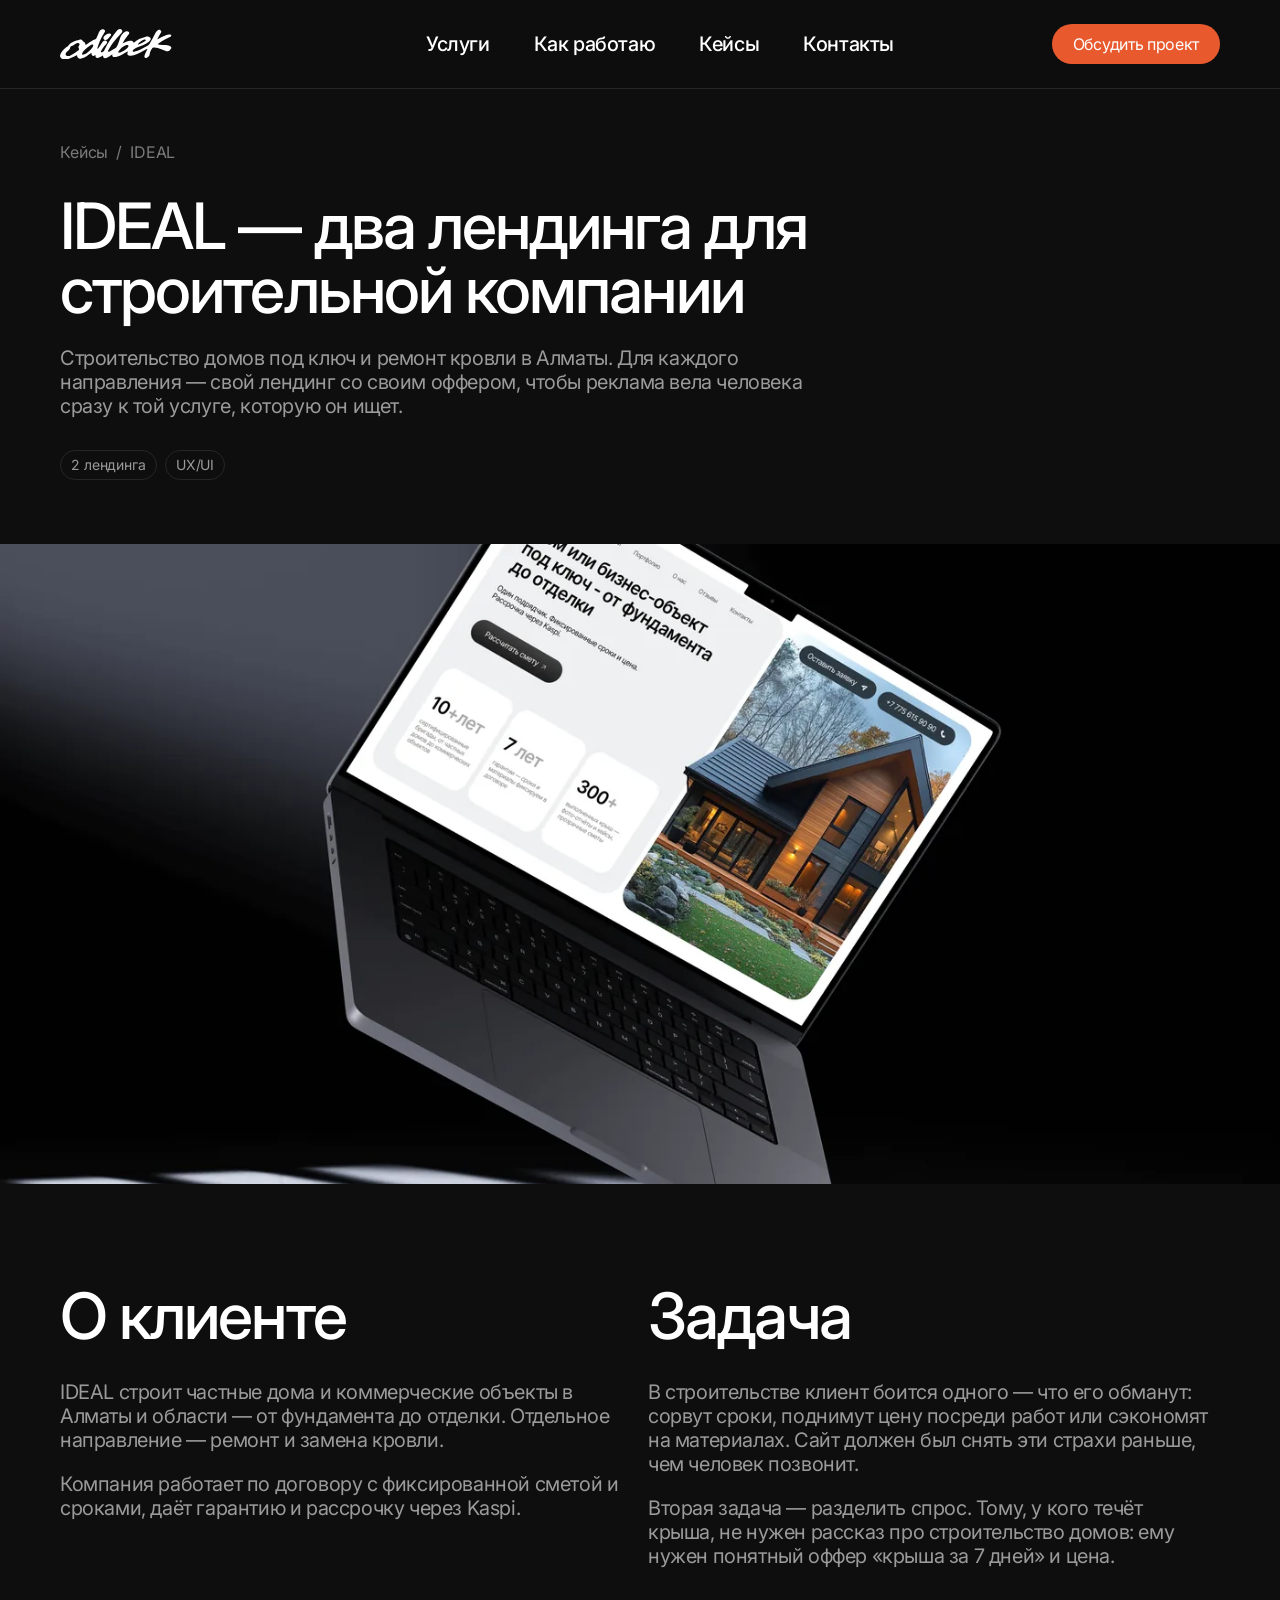
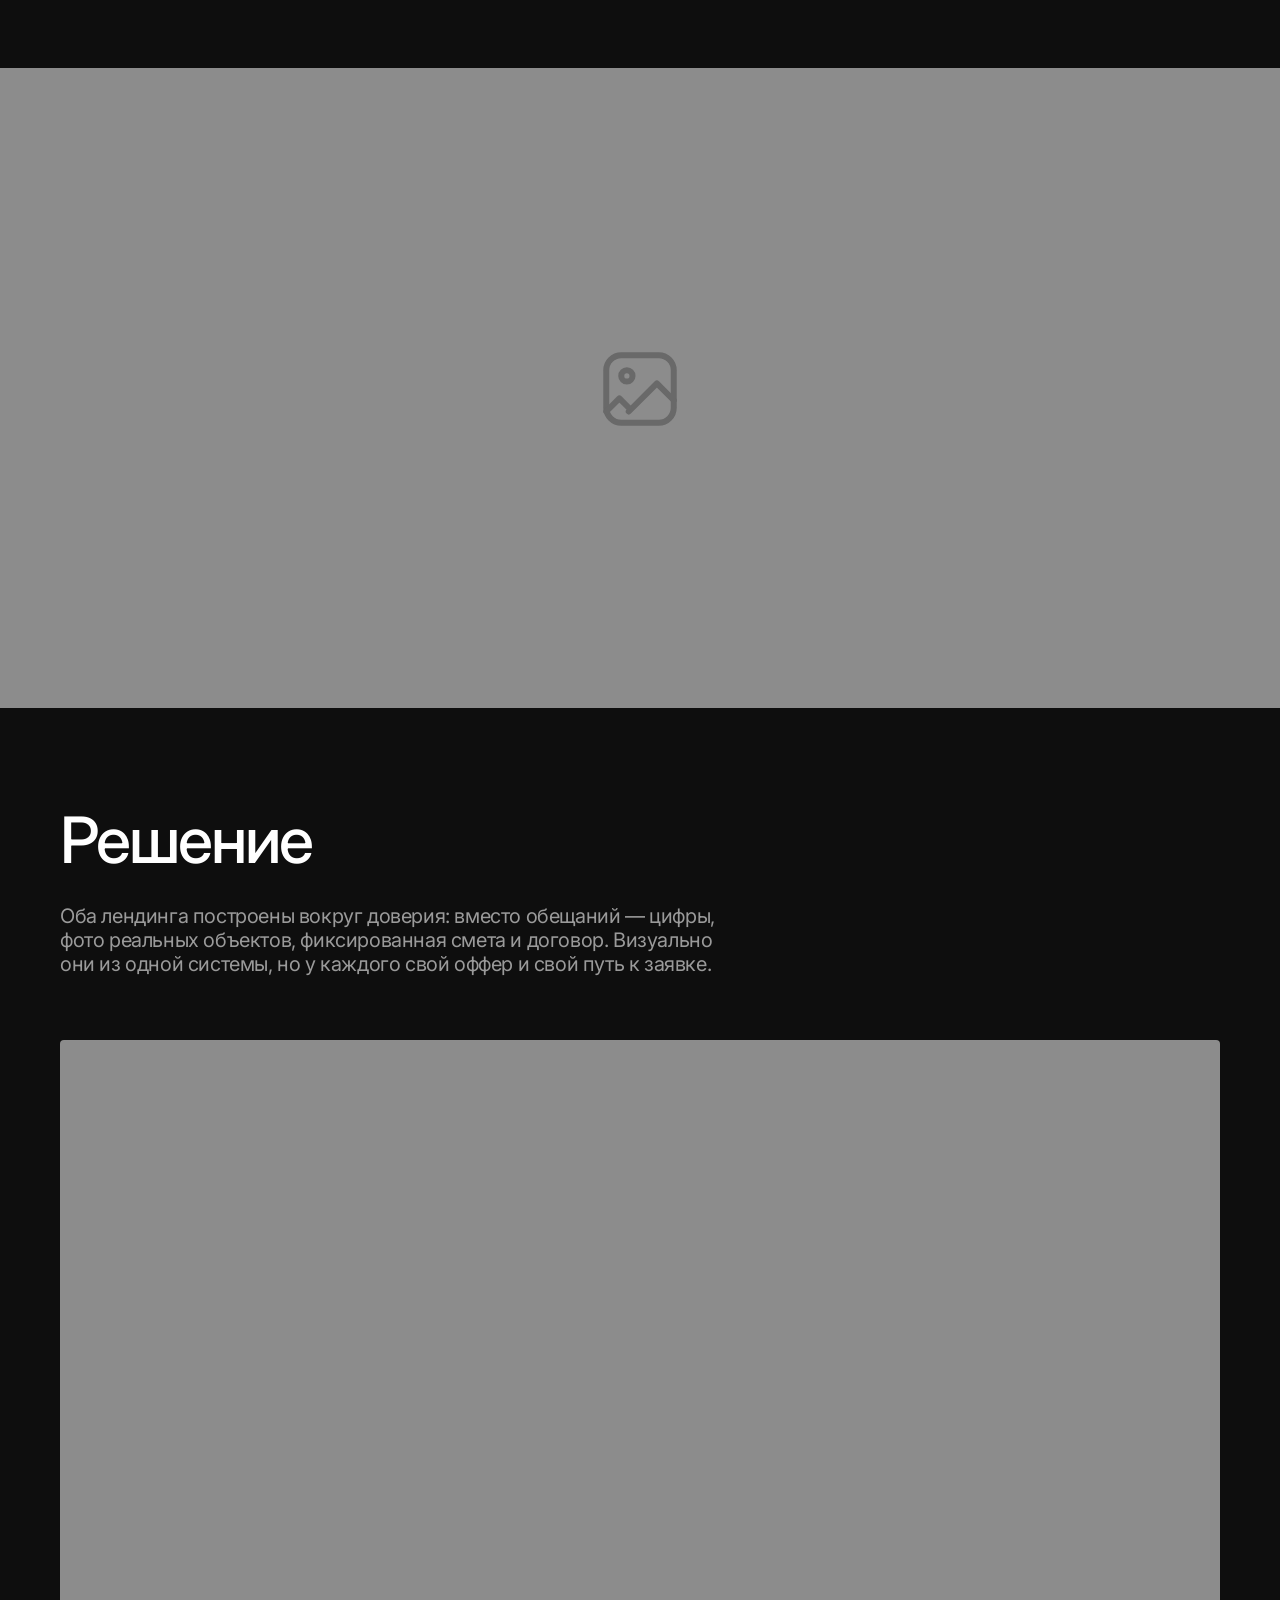
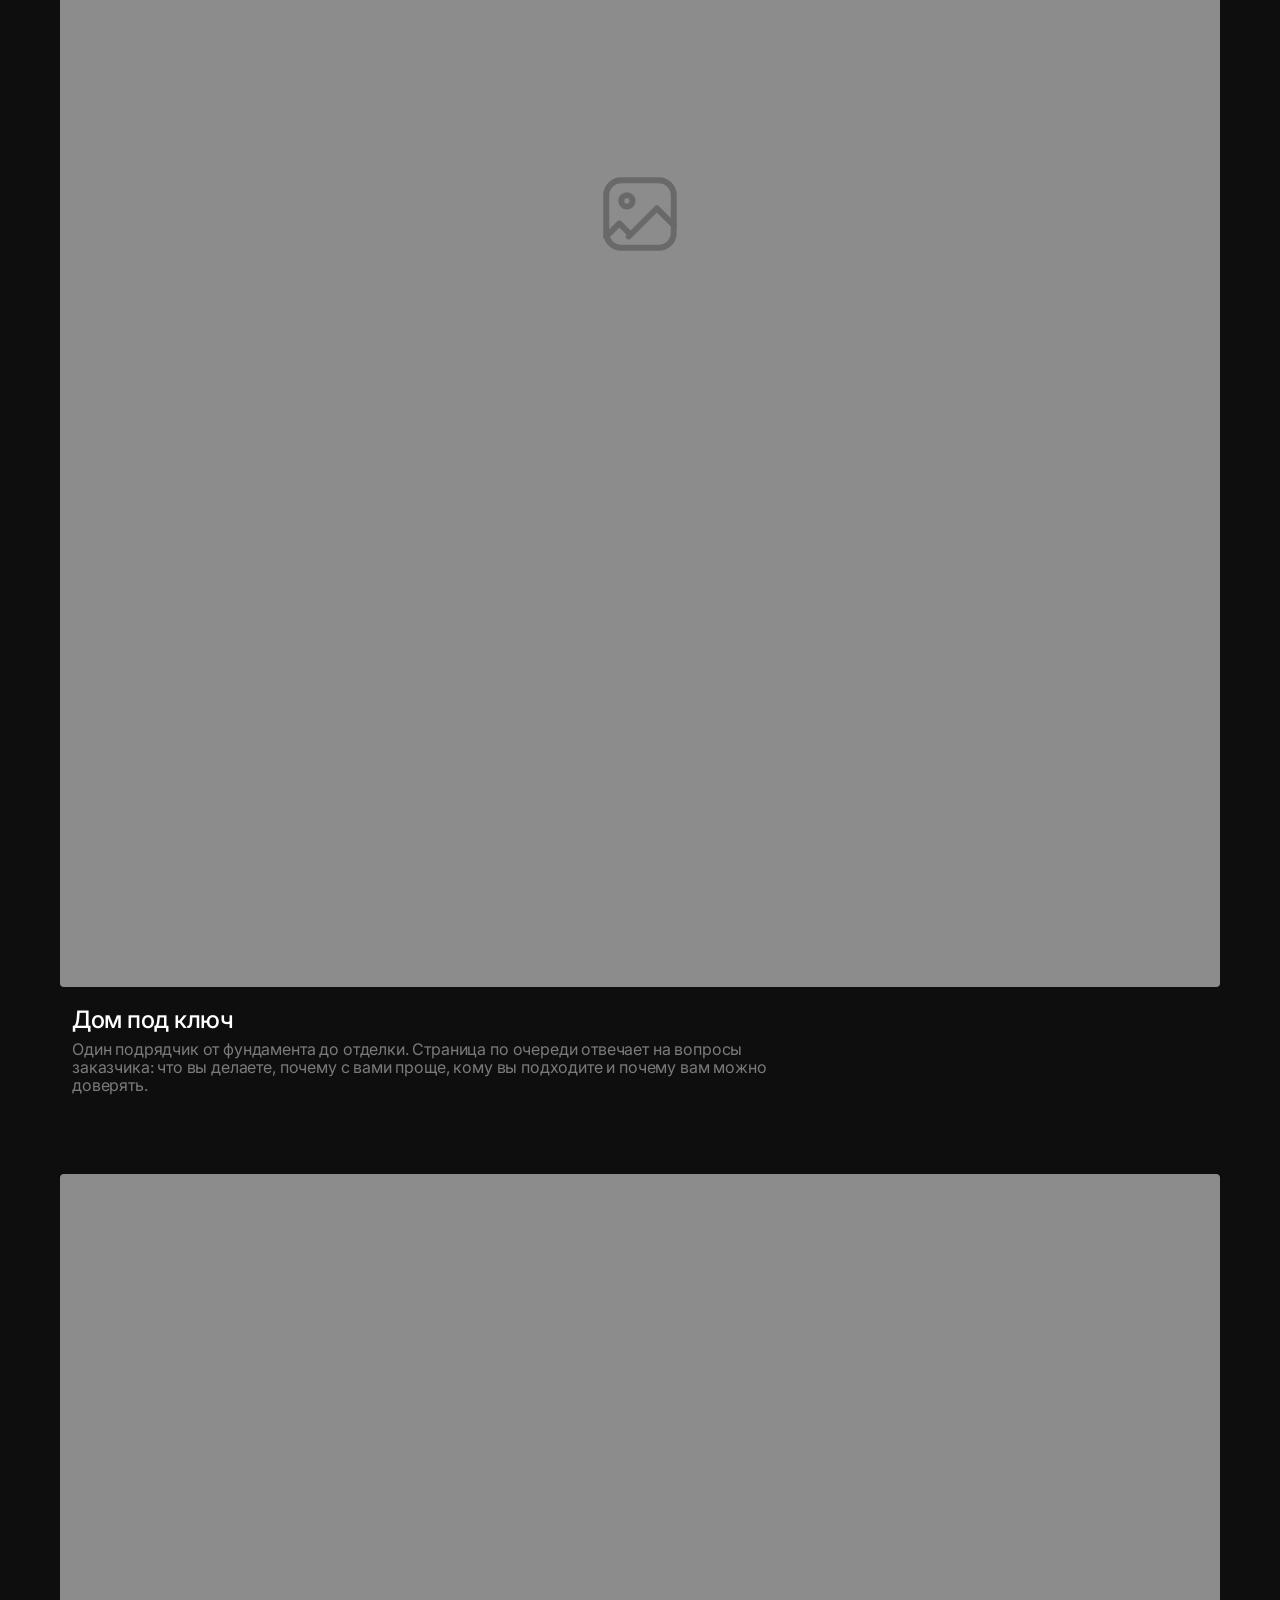
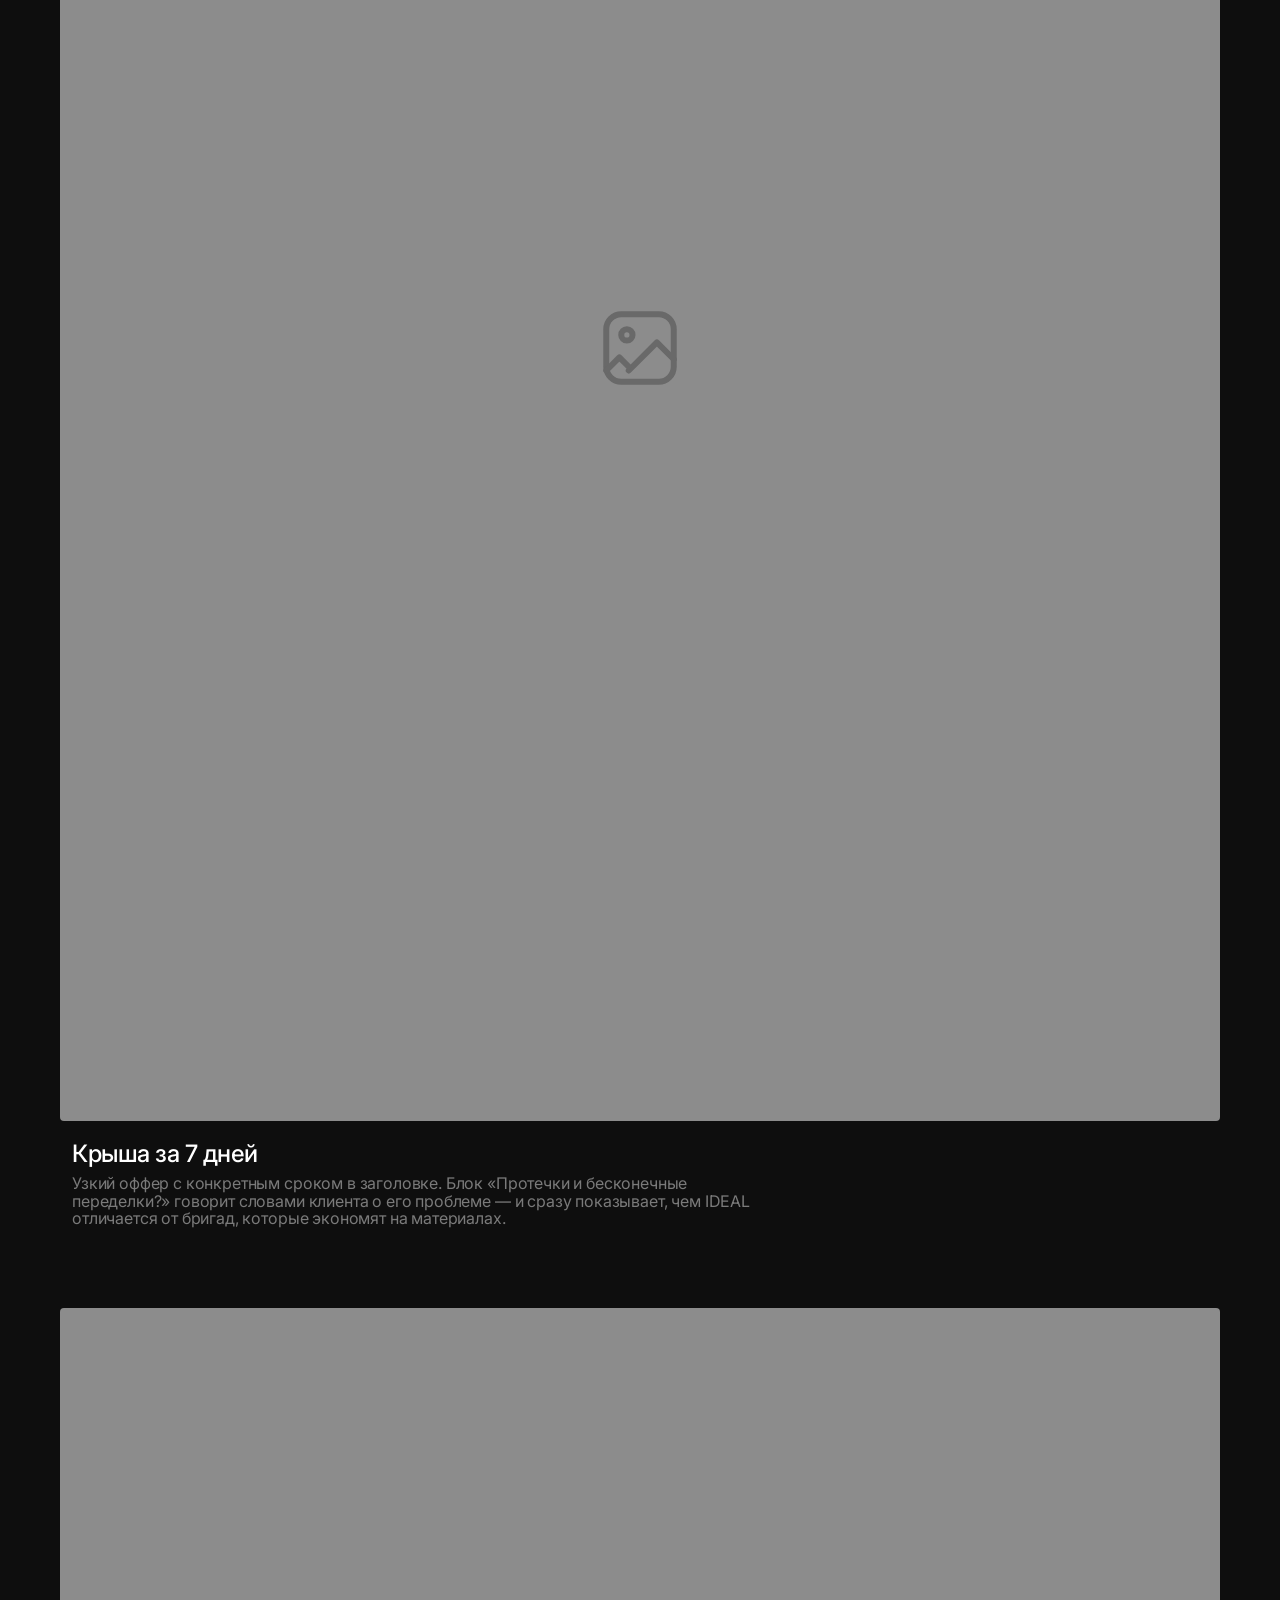
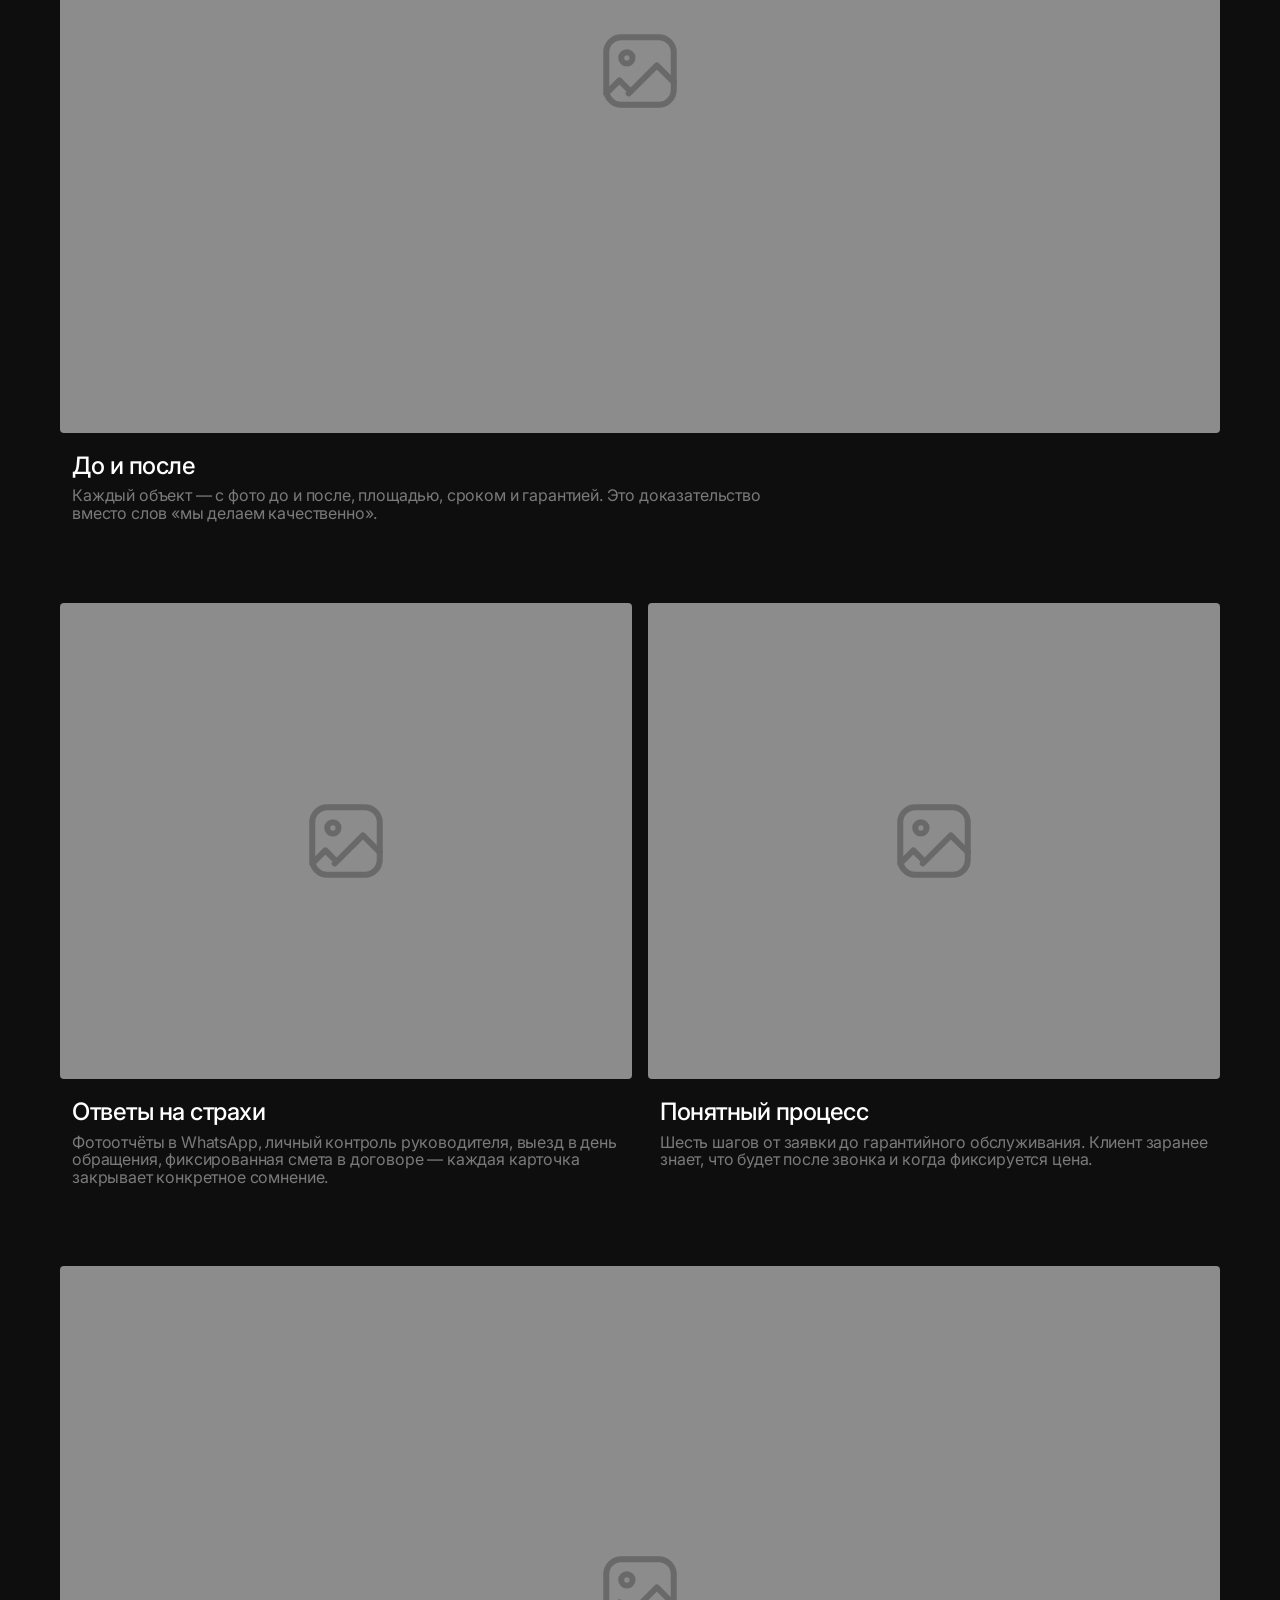
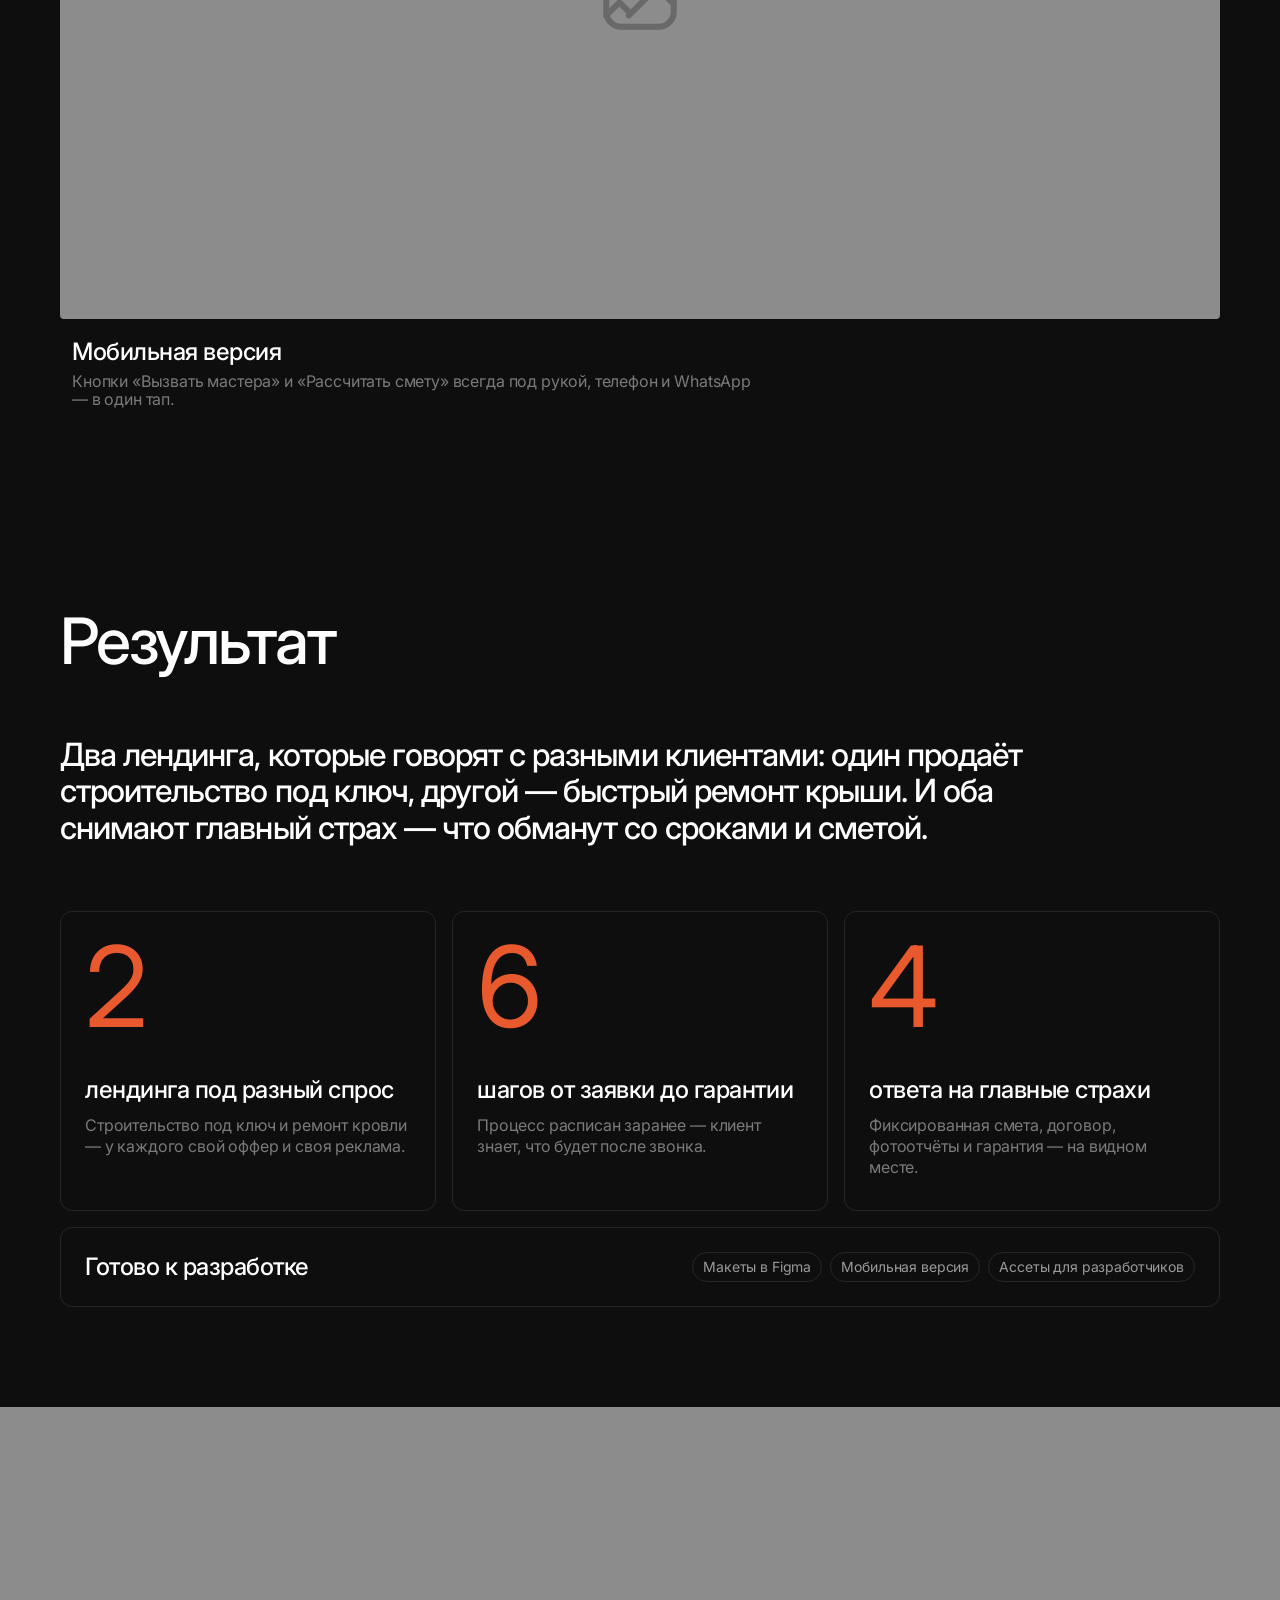
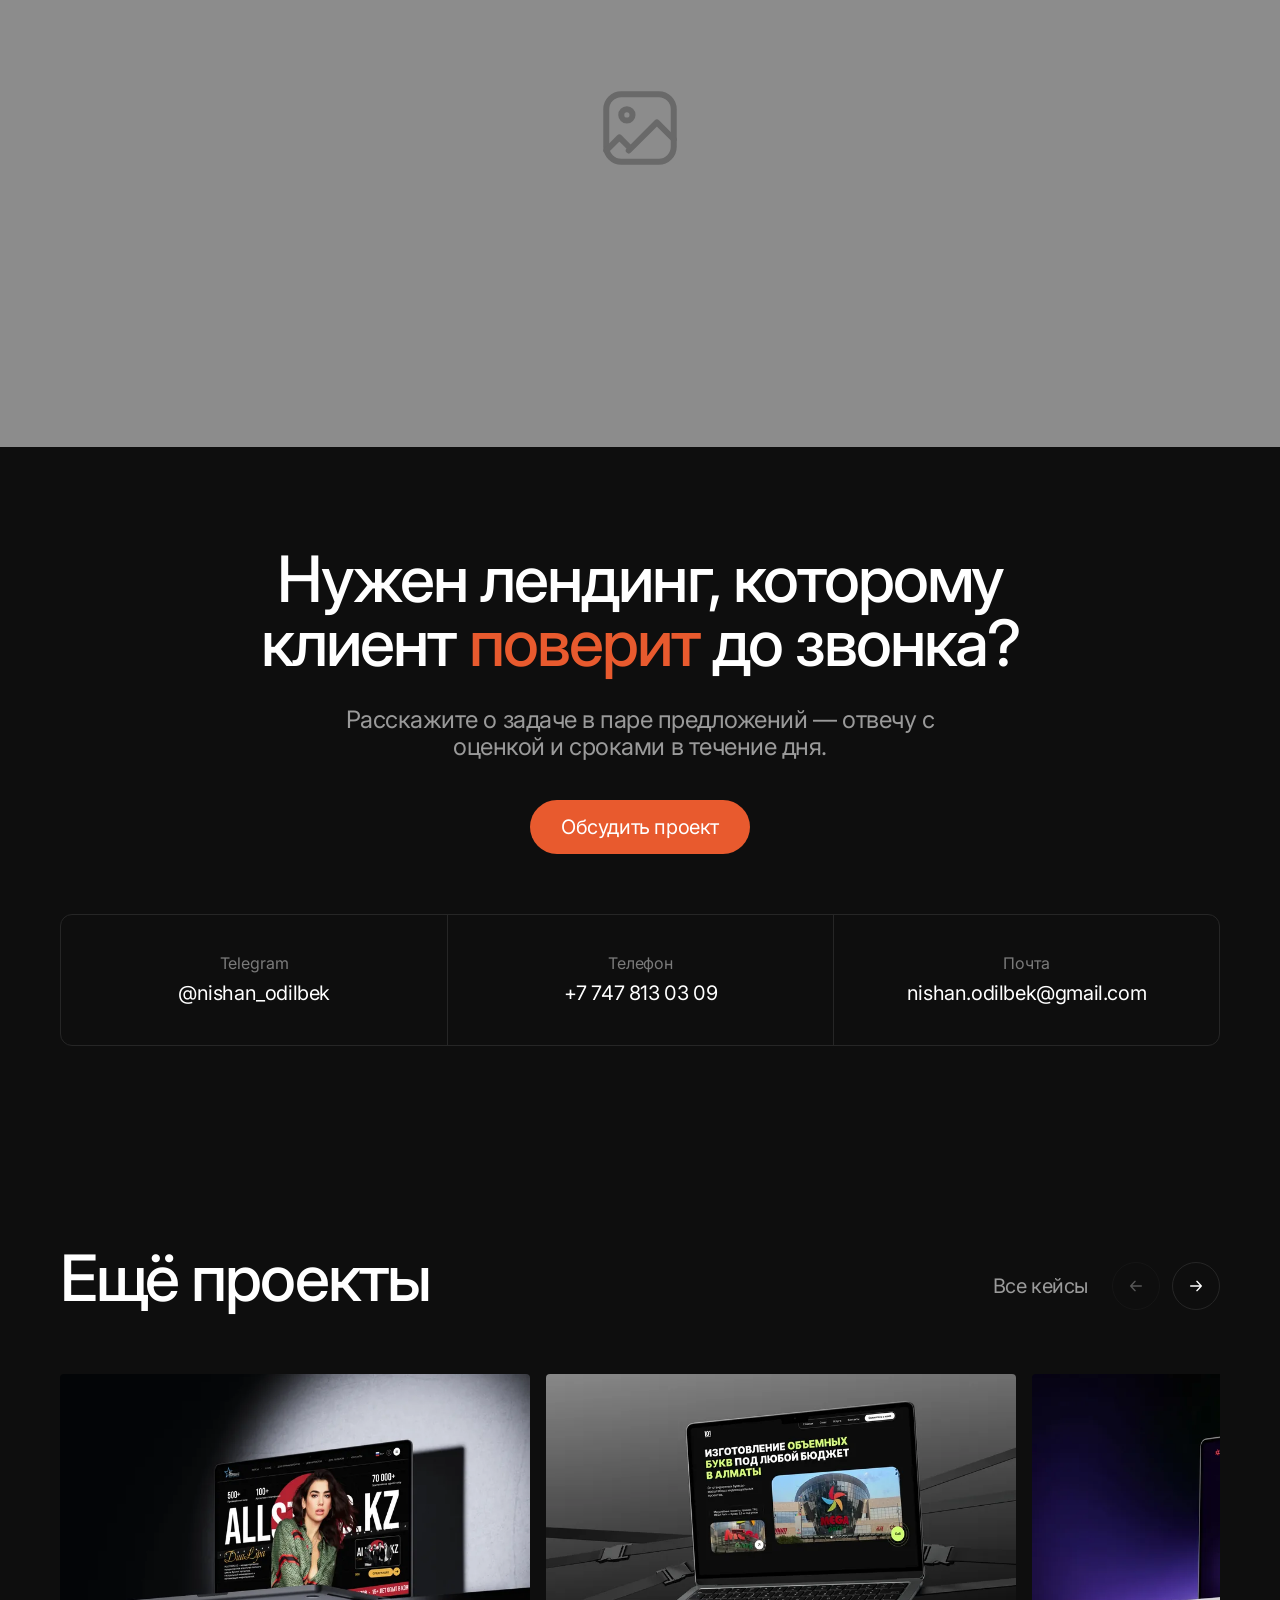
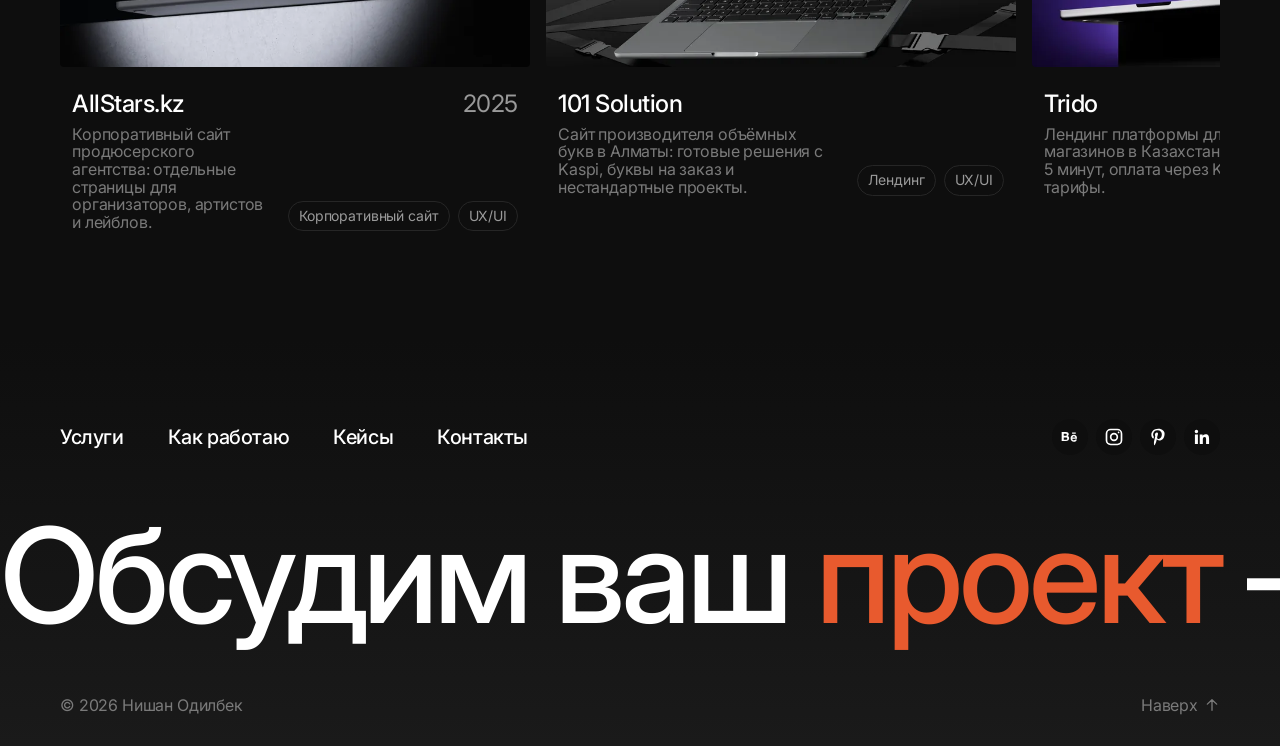
<file: cases/ideal.html>
<!doctype html>
<html lang="ru">
<head>
  <meta charset="utf-8">
  <meta name="viewport" content="width=device-width, initial-scale=1">
  <title>IDEAL — два лендинга для строительной компании | Кейс Нишана Одилбека</title>
  <meta name="description" content="Кейс: два лендинга для строительной компании IDEAL в Алматы — дома под ключ и ремонт кровли. Отдельный оффер под каждый спрос, фиксированная смета и рассрочка Kaspi.">
  <meta name="theme-color" content="#0E0E0E">
  <link rel="icon" href="../favicon.svg" type="image/svg+xml">

  <meta property="og:type" content="article">
  <meta property="og:locale" content="ru_RU">
  <meta property="og:title" content="IDEAL — два лендинга для строительной компании">
  <meta property="og:description" content="Один заказчик — два лендинга под разный спрос: строительство под ключ и ремонт крыши за 7 дней.">

  <link rel="preconnect" href="https://fonts.googleapis.com">
  <link rel="preconnect" href="https://fonts.gstatic.com" crossorigin>
  <link rel="stylesheet" href="https://fonts.googleapis.com/css2?family=Inter:wght@400;500&display=swap">
  <link rel="stylesheet" href="../css/styles.css?v=11">
  <script>document.documentElement.classList.add('js');</script>
</head>
<body class="page-case">

<svg width="0" height="0" style="position:absolute" aria-hidden="true">
  <symbol id="logo" viewBox="0 0 164 45">
    <path fill="currentColor" d="M113.984 22.6043C114.019 22.6462 114.05 22.6882 114.081 22.7328C114.395 22.6984 114.722 22.7063 115.023 22.6228C118.389 21.6813 121.446 20.1015 124.286 18.093C124.668 17.8235 125.019 17.4573 125.272 17.0654C125.805 16.2467 125.458 15.5143 124.48 15.4961C123.786 15.4855 123.039 15.5876 122.403 15.8518C119.343 17.1202 116.767 19.0791 114.612 21.5845C114.356 21.8854 114.191 22.2618 113.984 22.6043ZM86.8455 34.6163C86.8455 34.6216 86.8455 34.6269 86.8455 34.6322C87.0341 34.6061 87.2276 34.6035 87.4079 34.5509C87.9362 34.3967 88.4722 34.258 88.9798 34.0464C92.1077 32.736 95.0104 31.0439 97.6156 28.8628C98.5518 28.0781 99.4645 27.2546 100.021 26.1351C100.767 24.6339 100.032 23.4335 98.353 23.3942C98.209 23.3889 98.0521 23.3734 97.9187 23.4127C97.0634 23.6765 96.1612 23.8545 95.3664 24.2415C91.8957 25.931 89.0607 28.4289 86.6259 31.389C86.1708 31.9434 85.7918 32.5844 85.4988 33.2383C85.1613 33.9942 85.6217 34.6008 86.4532 34.6322C86.5839 34.6375 86.7147 34.6216 86.8455 34.6163ZM47.1001 22.8163C46.114 22.921 45.1465 23.449 44.2125 24.0427C41.3046 25.8943 38.7024 28.1227 36.2903 30.573C35.0461 31.8391 33.8434 33.1491 32.925 34.6791C32.6378 35.1579 32.3978 35.6912 32.2689 36.2328C32.1026 36.9282 32.5263 37.4906 33.2372 37.5587C33.6877 37.6006 34.1711 37.5613 34.6069 37.4385C36.1474 37.0095 37.5145 36.209 38.8434 35.3408C41.9361 33.3192 44.6615 30.8999 46.8472 27.9031C47.585 26.8936 48.2736 25.8448 48.6308 24.6286C48.9611 23.5015 48.3821 22.7588 47.1001 22.8163ZM11.9555 39.5856C11.9631 39.549 11.9706 39.5123 11.9782 39.4756C13.1604 39.3815 14.3052 39.1279 15.3949 38.6517C17.5454 37.7129 19.5644 36.5284 21.5097 35.2286C23.2491 34.0672 24.9778 32.8773 26.6185 31.5829C27.9806 30.5076 28.249 29.4172 27.3385 27.9685C26.8184 27.1419 26.823 26.2919 27.2678 25.4393C27.5898 24.8221 27.9307 24.2128 28.2539 23.5956C29.1058 21.9663 28.1073 20.9201 26.8838 20.6245C26.4571 20.5225 25.9843 20.4991 25.5493 20.5618C24.1456 20.7553 22.9346 21.43 21.8008 22.2358C20.0448 23.483 18.2828 24.7125 16.2233 25.4291C15.7101 25.6067 15.3771 25.9835 15.1945 26.4881C15.0857 26.7889 14.987 27.0947 14.9152 27.4035C14.5237 29.1009 13.6279 30.466 12.2703 31.5489C11.4861 32.171 10.6905 32.7908 9.96482 33.4787C9.09969 34.3026 8.43413 35.2728 8.22663 36.4891C8.01952 37.7027 8.55052 38.7224 9.71386 39.1226C10.4293 39.3683 11.2064 39.4363 11.9555 39.5856ZM62.926 38.8063C61.6002 39.5697 60.3057 40.3491 58.9795 41.071C57.7897 41.7169 56.5613 42.2872 55.1939 42.4675C53.1534 42.7396 51.7659 41.4425 51.9046 39.3868C51.9299 39.0127 51.9575 38.6362 51.9874 38.2205C51.4688 38.4896 51.0108 38.7723 50.5202 38.9737C50.0538 39.1646 49.5624 39.3422 49.0666 39.4076C47.317 39.6378 46.0327 38.3013 46.1461 36.4131C46.1767 35.9059 46.2342 35.4009 46.2864 34.8125C46.06 34.9618 45.874 35.0767 45.6926 35.1995C43.4294 36.7321 41.1832 38.2885 38.8997 39.7893C36.864 41.1258 34.7278 42.2899 32.3736 42.9672C31.5557 43.2026 30.6955 43.3621 29.847 43.4063C26.9972 43.5583 24.8644 41.3798 24.999 38.5236C25.0024 38.4555 25.0096 38.3875 25.0198 38.2594C24.1048 38.7224 23.2434 39.1668 22.3756 39.5985C19.0795 41.2331 15.7777 42.8572 12.2526 43.9581C9.9346 44.6827 7.57693 45.0516 5.15539 44.536C3.25014 44.1282 1.62042 43.2861 0.598435 41.5366C-0.0614689 40.4043 -0.137445 39.1982 0.18457 37.951C0.681954 36.0287 1.67445 34.3574 2.86349 32.7988C4.64704 30.4634 6.65509 28.3503 9.10687 26.6975C9.8896 26.1691 10.7007 25.6827 11.4929 25.1698C12.1248 24.7593 12.6415 24.2336 13.0145 23.5748C13.866 22.071 15.1537 21.0248 16.596 20.1381C18.9177 18.7129 21.4731 17.8107 24.0167 16.8979C25.4756 16.3775 26.9794 15.972 28.4792 15.5744C28.9886 15.4387 29.5499 15.4436 30.0828 15.47C31.5266 15.5403 32.5716 16.2728 33.2599 17.5253C33.4163 17.8133 33.5819 18.0458 33.9126 18.1792C36.1516 19.0893 37.1486 20.8834 37.4094 23.1852C37.4158 23.2426 37.4219 23.2974 37.4309 23.3549C37.4328 23.3681 37.4453 23.3787 37.4797 23.4282C37.7276 23.2634 37.9805 23.1013 38.2273 22.9312C41.6451 20.5565 45.1343 18.2945 48.7838 16.291C49.4566 15.9198 50.1486 15.543 50.8781 15.3287C52.1397 14.9545 52.9803 14.131 53.5237 13.0194C54.2634 11.505 54.9241 9.95156 55.5692 8.39553C56.2363 6.78432 56.7326 5.10018 57.7164 3.63297C58.8045 2.01156 60.2116 0.824414 62.2068 0.541706C63.5198 0.358777 64.6994 0.680414 65.5702 1.7606C66.1768 2.51386 66.2294 3.32986 65.7297 4.15077C65.3268 4.80992 64.885 5.44298 64.4534 6.08097C62.0632 9.61179 60.1931 13.417 58.5717 17.353C57.0912 20.9462 55.7809 24.5998 54.6731 28.3242C54.6123 28.5279 54.562 28.7373 54.489 29.0094C55.2763 28.7373 55.8988 28.3242 56.3402 27.7304C57.2246 26.5455 58.0645 25.3191 58.8854 24.0873C60.0128 22.3926 61.0771 20.6559 62.2253 18.9744C63.0648 17.748 64.2443 16.966 65.7376 16.7487C67.2022 16.5344 68.6014 17.455 68.9623 18.8202C69.1974 19.7016 68.8523 20.4284 68.3213 21.0743C67.3356 22.2773 66.3049 23.4463 65.3113 24.6444C63.3837 26.9639 61.6811 29.4433 60.1538 32.0455C59.9448 32.4038 59.7928 32.812 59.6938 33.2145C59.5604 33.7587 59.8635 34.1272 60.4259 34.1537C61.3152 34.1979 62.0552 33.7561 62.7718 33.3245C63.7107 32.7621 64.4405 31.988 64.9163 30.9785C67.401 25.7193 70.4008 20.758 73.6202 15.9277C75.4744 13.1422 77.3389 10.3624 79.3031 7.65779C80.7389 5.68602 82.3002 3.8004 83.8982 1.95675C84.7924 0.923435 85.9667 0.196634 87.3765 0.0292013C88.8358 -0.146168 89.9473 0.476317 90.7399 1.68198C91.5139 2.86157 91.4826 4.08539 90.6586 5.18636C89.8687 6.24046 88.9824 7.23184 88.0538 8.16802C83.0508 13.2156 78.5237 18.6501 74.6112 24.5817C73.2434 26.6555 72.0377 28.834 70.7852 30.9785C70.5391 31.3996 70.3796 31.8834 70.2568 32.3569C70.0894 33.0002 70.4711 33.4526 71.125 33.3505C71.6768 33.2617 72.2497 33.1151 72.7362 32.8513C74.7813 31.7473 76.8029 30.5968 78.8246 29.4486C79.4807 29.0771 80.1191 28.6692 80.7623 28.269C81.615 27.7384 82.3002 27.0293 82.8547 26.1978C83.877 24.6626 84.6303 22.9913 85.266 21.2705C86.158 18.8591 87.0129 16.4323 87.8289 13.9922C88.9144 10.7517 90.6378 7.93519 93.1875 5.64669C94.4536 4.50906 95.8317 3.53356 97.5812 3.29319C98.8602 3.11517 99.9797 3.46819 100.843 4.45956C101.596 5.32507 101.656 6.3531 100.971 7.30743C100.225 8.34831 99.4566 9.37369 98.6432 10.3594C95.9258 13.6498 93.737 17.2823 91.6787 21.0014C91.6394 21.0717 91.616 21.1503 91.5427 21.3204C92.3246 20.936 93.0125 20.575 93.7185 20.2534C96.4201 19.0239 99.1452 17.8549 102.082 17.2929C102.987 17.1202 103.902 17.0574 104.813 17.2589C106.4 17.604 107.454 18.5349 107.906 20.1147C107.928 20.1827 107.951 20.2507 107.985 20.3551C108.043 20.3188 108.092 20.3003 108.124 20.2662C110.388 17.9517 113.051 16.1968 115.941 14.7742C118.739 13.3958 121.626 12.2503 124.684 11.5809C126.441 11.1939 128.217 10.9822 130.003 11.3742C130.479 11.4789 130.958 11.6595 131.376 11.9052C132.846 12.7734 133.286 14.3687 132.535 15.9066C131.983 17.0416 131.154 17.9517 130.218 18.7703C127.843 20.8392 125.102 22.3038 122.196 23.449C119.058 24.6837 115.888 25.8316 112.732 27.0191C110.707 27.7826 108.848 28.8208 107.397 30.4634C107.038 30.8689 106.725 31.3501 106.507 31.8467C106.17 32.626 106.56 33.2984 107.412 33.3245C108.184 33.3505 108.981 33.267 109.732 33.0837C112.295 32.4616 114.733 31.465 117.131 30.3848C120.915 28.6851 124.595 26.7836 128.112 24.5817C129.645 23.6217 130.79 22.2826 131.711 20.7787C133.068 18.5587 134.347 16.2909 135.579 13.9975C137.153 11.0658 138.639 8.08676 140.174 5.13421C140.94 3.66171 141.903 2.36456 143.474 1.65855C144.672 1.11959 145.875 0.999409 147.076 1.67934C148.342 2.40123 148.737 3.82119 147.936 5.04009C145.941 8.0894 144.364 11.364 142.661 14.5754C142.58 14.7296 142.517 14.8918 142.392 15.1666C142.648 15.0411 142.821 14.9651 142.985 14.8763C146.932 12.7839 151.001 10.9584 155.121 9.23498C156.679 8.58377 158.272 8.00588 159.99 7.99265C160.576 7.98736 161.188 8.06332 161.745 8.23869C163.073 8.66502 163.343 9.88354 162.331 10.8382C161.936 11.2098 161.463 11.5261 160.976 11.7744C158.518 13.0323 155.989 14.1676 153.585 15.5196C150.585 17.209 147.68 19.0632 144.74 20.8574C144.434 21.0429 144.149 21.2863 143.906 21.5505C143.532 21.9508 143.6 22.4213 144.11 22.599C144.691 22.8004 145.313 22.9418 145.925 22.989C148.752 23.198 151.584 23.3496 154.414 23.5563C156.334 23.695 158.227 24.0114 160.042 24.6785C160.681 24.9113 161.311 25.2015 161.886 25.5598C163.053 26.2866 163.322 27.2727 162.744 28.5279C162.208 29.6946 161.316 30.5707 160.325 31.3474C159.582 31.9306 158.756 32.3516 157.825 32.5293C156.859 32.7179 155.952 32.485 155.058 32.132C152.531 31.1354 150.023 30.0869 147.466 29.1817C144.612 28.1696 141.691 27.3774 138.662 27.066C136.774 26.8698 135.307 27.5108 134.318 29.1764C133.387 30.7431 132.446 32.307 131.944 34.0698C131.666 35.04 131.496 36.0522 131.369 37.0564C131.057 39.4703 128.994 41.7929 126.627 42.3159C124.686 42.7449 123.305 41.4739 123.68 39.5149C123.86 38.5682 124.171 37.6241 124.564 36.7453C125.56 34.5169 126.64 32.3229 127.681 30.1157C127.856 29.7388 128.01 29.3518 128.225 28.8495C127.754 29.0903 127.393 29.2657 127.043 29.4539C123.904 31.1327 120.789 32.8588 117.622 34.4802C114.581 36.0393 111.466 37.4487 108.152 38.3509C106.162 38.8898 104.143 39.2613 102.074 39.0259C101.347 38.942 100.61 38.7458 99.9377 38.4582C98.8341 37.985 98.3397 36.991 98.6066 35.8167C98.8288 34.831 99.1716 33.8684 99.4721 32.8562C99.3126 32.9401 99.1297 33.0316 98.9517 33.1283C96.6034 34.4334 94.2677 35.7672 91.8983 37.0356C89.1393 38.516 86.3224 39.8706 83.2704 40.6499C81.9132 40.995 80.5348 41.2252 79.1224 41.0789C78.7773 41.0422 78.427 40.9924 78.0921 40.9035C76.761 40.5452 76.2118 39.6586 76.4862 38.3146C76.5674 37.9196 76.6903 37.5379 76.8184 37.0643C76.0731 37.5953 75.4143 38.1105 74.7106 38.5576C72.9452 39.6797 71.1824 40.8121 69.3728 41.8582C68.3137 42.4728 67.1447 42.8704 65.879 42.7944C64.4273 42.7083 63.4359 41.845 63.1615 40.4118C63.0595 39.8759 63.002 39.329 62.926 38.8063Z"/>
    <path fill="currentColor" d="M72.0143 6.47656C72.582 6.58126 73.1753 6.61525 73.709 6.80876C74.9487 7.25324 75.2624 8.38823 74.4543 9.42117C73.9339 10.0856 73.356 10.7028 72.8042 11.3412C71.9957 12.2747 71.193 13.2135 70.377 14.1444C69.5349 15.1044 68.4835 15.711 67.2283 15.9699C65.5543 16.3127 63.9461 15.3947 63.572 13.8595C63.3524 12.9441 63.6634 12.136 64.1684 11.3907C65.2614 9.77457 66.76 8.61841 68.4521 7.69243C69.5583 7.08846 70.7247 6.65193 72.0143 6.47656Z"/>
  </symbol>
  <symbol id="i-arrow-right" viewBox="0 0 24 24"><path d="M13.3333 19L20 12L13.3333 5M20 12L4 12" fill="none" stroke="currentColor" stroke-width="2" stroke-linecap="round" stroke-linejoin="round"/></symbol>
  <symbol id="i-arrow-up" viewBox="0 0 24 24"><path d="M19 10.6667L12 4L5 10.6667M12 4V20" fill="none" stroke="currentColor" stroke-width="2" stroke-linecap="round" stroke-linejoin="round"/></symbol>
</svg>

<header class="header is-dark" id="top">
  <div class="container header__inner">
    <a class="header__logo" href="../index.html" aria-label="Odilbek — на главную">
      <svg class="logo" width="164" height="45"><use href="#logo"/></svg>
    </a>
    <nav class="header__nav" aria-label="Основное меню">
      <a href="../index.html#services">Услуги</a>
      <a href="../index.html#process">Как работаю</a>
      <a href="../index.html#cases">Кейсы</a>
      <a href="#contacts">Контакты</a>
    </nav>
    <a class="btn btn--sm header__cta" href="https://t.me/nishan_odilbek" target="_blank" rel="noopener" data-goal="cta_header">
      <span class="only-desktop">Обсудить проект</span><span class="only-tablet">Написать</span>
    </a>
    <button class="burger" type="button" aria-label="Открыть меню" aria-expanded="false" aria-controls="menu">
      <span></span><span></span>
    </button>
  </div>
</header>

<div class="menu" id="menu" aria-hidden="true">
  <div class="container menu__top">
    <a class="header__logo" href="../index.html" aria-label="Odilbek — на главную" data-menu-close>
      <svg class="logo" width="164" height="45"><use href="#logo"/></svg>
    </a>
    <button class="menu__close" type="button" aria-label="Закрыть меню" data-menu-close>
      <span></span><span></span>
    </button>
  </div>
  <nav class="container menu__nav" aria-label="Мобильное меню">
    <a href="../index.html#services" data-menu-close><span class="menu__num">01</span>Услуги</a>
    <a href="../index.html#process" data-menu-close><span class="menu__num">02</span>Как работаю</a>
    <a href="../index.html#cases" data-menu-close><span class="menu__num">03</span>Кейсы</a>
    <a href="#contacts" data-menu-close><span class="menu__num">04</span>Контакты</a>
  </nav>
  <div class="container menu__bottom">
    <a class="btn btn--block" href="https://t.me/nishan_odilbek" target="_blank" rel="noopener" data-goal="cta_menu">Написать в Telegram</a>
    <div class="menu__contacts">
      <a href="tel:+77478130309" data-goal="phone_click">+7 747 813 03 09</a>
      <a href="mailto:nishan.odilbek@gmail.com" data-goal="email_click">nishan.odilbek@gmail.com</a>
    </div>
  </div>
</div>

<main class="dark">

  <!-- 1. Первый экран кейса -->
  <section class="case-hero">
    <div class="container">
      <nav class="crumbs body-ss" aria-label="Навигация">
        <a href="../index.html#cases">Кейсы</a><span aria-hidden="true">/</span><span>IDEAL</span>
      </nav>
      <h1 class="h2 case-hero__title" data-reveal>IDEAL — два лендинга для строительной компании</h1>
      <p class="body case-hero__lead" data-reveal>Строительство домов под ключ и ремонт кровли в Алматы. Для каждого направления — свой лендинг со своим оффером, чтобы реклама вела человека сразу к той услуге, которую он ищет.</p>
      <ul class="tags" data-reveal>
        <li>2 лендинга</li>
        <li>UX/UI</li>
      </ul>
    </div>
  </section>

  <div class="ph case-cover">
    <img src="../assets/img/cases/ideal-cover-2000.webp"
         srcset="../assets/img/cases/ideal-cover-800.webp 800w, ../assets/img/cases/ideal-cover-1400.webp 1400w, ../assets/img/cases/ideal-cover-2000.webp 2000w"
         sizes="100vw" width="2000" height="1500" alt="Лендинг IDEAL на ноутбуке" fetchpriority="high" decoding="async">
  </div>

  <!-- 2–3. О клиенте и Задача -->
  <section class="section">
    <div class="container case-duo">
      <div class="case-duo__col" data-reveal>
        <h2 class="h2">О клиенте</h2>
        <p class="body">IDEAL строит частные дома и коммерческие объекты в Алматы и области — от фундамента до отделки. Отдельное направление — ремонт и замена кровли.</p>
        <p class="body">Компания работает по договору с фиксированной сметой и сроками, даёт гарантию и рассрочку через Kaspi.</p>
      </div>
      <div class="case-duo__col" data-reveal>
        <h2 class="h2">Задача</h2>
        <p class="body">В строительстве клиент боится одного — что его обманут: сорвут сроки, поднимут цену посреди работ или сэкономят на материалах. Сайт должен был снять эти страхи раньше, чем человек позвонит.</p>
        <p class="body">Вторая задача — разделить спрос. Тому, у кого течёт крыша, не нужен рассказ про строительство домов: ему нужен понятный оффер «крыша за 7 дней» и цена.</p>
      </div>
    </div>
  </section>

  <!-- И1: атмосферный кадр на всю ширину -->
  <div class="ph case-cover" role="img" aria-label="Лендинг IDEAL на устройстве"></div>

  <!-- 5. Решение -->
  <section class="section">
    <div class="container">
      <div class="case-split">
        <h2 class="h2" data-reveal>Решение</h2>
        <div class="case-split__body" data-reveal>
          <p class="body">Оба лендинга построены вокруг доверия: вместо обещаний — цифры, фото реальных объектов, фиксированная смета и договор. Визуально они из одной системы, но у каждого свой оффер и свой путь к заявке.</p>
        </div>
      </div>

      <!-- И2 -->
      <figure class="case-figure" data-reveal>
        <div class="ph" style="--ar: 3 / 4" role="img" aria-label="Лендинг «Дом под ключ» целиком"></div>
        <figcaption>
          <h3 class="h4">Дом под ключ</h3>
          <p class="body-ss">Один подрядчик от фундамента до отделки. Страница по очереди отвечает на вопросы заказчика: что вы делаете, почему с вами проще, кому вы подходите и почему вам можно доверять.</p>
        </figcaption>
      </figure>

      <!-- И3 -->
      <figure class="case-figure" data-reveal>
        <div class="ph" style="--ar: 3 / 4" role="img" aria-label="Лендинг «Крыша за 7 дней» целиком"></div>
        <figcaption>
          <h3 class="h4">Крыша за 7 дней</h3>
          <p class="body-ss">Узкий оффер с конкретным сроком в заголовке. Блок «Протечки и бесконечные переделки?» говорит словами клиента о его проблеме — и сразу показывает, чем IDEAL отличается от бригад, которые экономят на материалах.</p>
        </figcaption>
      </figure>

      <!-- И4 -->
      <figure class="case-figure" data-reveal>
        <div class="ph" role="img" aria-label="Блок «Наши работы» с фото до и после"></div>
        <figcaption>
          <h3 class="h4">До и после</h3>
          <p class="body-ss">Каждый объект — с фото до и после, площадью, сроком и гарантией. Это доказательство вместо слов «мы делаем качественно».</p>
        </figcaption>
      </figure>

      <div class="case-pair">
        <!-- И5 -->
        <figure class="case-figure" data-reveal>
          <div class="ph" style="--ar: 6 / 5" role="img" aria-label="Блок «Почему нам доверяют»"></div>
          <figcaption>
            <h3 class="h4">Ответы на страхи</h3>
            <p class="body-ss">Фотоотчёты в WhatsApp, личный контроль руководителя, выезд в день обращения, фиксированная смета в договоре — каждая карточка закрывает конкретное сомнение.</p>
          </figcaption>
        </figure>
        <!-- И6 -->
        <figure class="case-figure" data-reveal>
          <div class="ph" style="--ar: 6 / 5" role="img" aria-label="Блок «Как мы работаем»"></div>
          <figcaption>
            <h3 class="h4">Понятный процесс</h3>
            <p class="body-ss">Шесть шагов от заявки до гарантийного обслуживания. Клиент заранее знает, что будет после звонка и когда фиксируется цена.</p>
          </figcaption>
        </figure>
      </div>

      <!-- И7 -->
      <figure class="case-figure" data-reveal>
        <div class="ph" style="--ar: 16 / 9" role="img" aria-label="Мобильная версия лендингов"></div>
        <figcaption>
          <h3 class="h4">Мобильная версия</h3>
          <p class="body-ss">Кнопки «Вызвать мастера» и «Рассчитать смету» всегда под рукой, телефон и WhatsApp — в один тап.</p>
        </figcaption>
      </figure>
    </div>
  </section>

  <!-- 6. Результат -->
  <section class="section">
    <div class="container">
      <h2 class="h2 section__title" data-reveal>Результат</h2>
      <p class="result__lead" data-reveal>Два лендинга, которые говорят с разными клиентами: один продаёт строительство под ключ, другой — быстрый ремонт крыши. И оба снимают главный страх — что обманут со сроками и сметой.</p>
      <ul class="result__stats">
        <li class="card result__stat" data-reveal>
          <span class="result__num">2</span>
          <h3 class="h4">лендинга под разный спрос</h3>
          <p class="body-ss">Строительство под ключ и ремонт кровли — у каждого свой оффер и своя реклама.</p>
        </li>
        <li class="card result__stat" data-reveal>
          <span class="result__num">6</span>
          <h3 class="h4">шагов от заявки до гарантии</h3>
          <p class="body-ss">Процесс расписан заранее — клиент знает, что будет после звонка.</p>
        </li>
        <li class="card result__stat" data-reveal>
          <span class="result__num">4</span>
          <h3 class="h4">ответа на главные страхи</h3>
          <p class="body-ss">Фиксированная смета, договор, фотоотчёты и гарантия — на видном месте.</p>
        </li>
      </ul>
      <div class="card result__handoff" data-reveal>
        <h3 class="h4">Готово к разработке</h3>
        <ul class="tags">
          <li>Макеты в Figma</li>
          <li>Мобильная версия</li>
          <li>Ассеты для разработчиков</li>
        </ul>
      </div>
    </div>
  </section>

  <!-- И8: финальный кадр на всю ширину -->
  <div class="ph case-cover" role="img" aria-label="Лендинги IDEAL — финальный вид"></div>

  <!-- 8. Призыв -->
  <section class="section cta" id="contacts">
    <div class="container">
      <h2 class="h2 cta__title" data-reveal>Нужен лендинг, которому клиент <span class="accent">поверит</span> до звонка?</h2>
      <p class="lead cta__text" data-reveal>Расскажите о задаче в паре предложений — отвечу с оценкой и сроками в течение дня.</p>
      <div class="cta__action" data-reveal>
        <a class="btn" href="https://t.me/nishan_odilbek" target="_blank" rel="noopener" data-goal="cta_case_ideal">Обсудить проект</a>
      </div>
      <div class="contacts" data-reveal>
        <a class="contacts__item contacts__item--tg" href="https://t.me/nishan_odilbek" target="_blank" rel="noopener" data-goal="telegram_click">
          <span class="body-ss contacts__label">Telegram</span>
          <span class="body contacts__value">@nishan_odilbek</span>
        </a>
        <a class="contacts__item contacts__item--phone" href="tel:+77478130309" data-goal="phone_click">
          <span class="body-ss contacts__label">Телефон</span>
          <span class="body contacts__value">+7 747 813 03 09</span>
        </a>
        <a class="contacts__item contacts__item--mail" href="mailto:nishan.odilbek@gmail.com" data-goal="email_click">
          <span class="body-ss contacts__label">Почта</span>
          <span class="body contacts__value">nishan.odilbek@gmail.com</span>
        </a>
      </div>
    </div>
  </section>

  <!-- 9. Ещё проекты -->
  <section class="section more">
    <div class="container">
      <div class="more__head">
        <h2 class="h2" data-reveal>Ещё проекты</h2>
        <div class="more__nav">
          <a class="body more__all" href="../index.html#cases">Все кейсы</a>
          <button class="more__btn" type="button" data-dir="-1" aria-label="Предыдущие проекты"><svg class="icon" width="20" height="20" aria-hidden="true" style="transform:scaleX(-1)"><use href="#i-arrow-right"/></svg></button>
          <button class="more__btn" type="button" data-dir="1" aria-label="Следующие проекты"><svg class="icon" width="20" height="20" aria-hidden="true"><use href="#i-arrow-right"/></svg></button>
        </div>
      </div>
      <div class="more__track">
        <a class="case" href="allstars.html">
          <div class="case__media">
            <img src="../assets/img/cases/allstars-cover-1400.webp"
                 srcset="../assets/img/cases/allstars-cover-800.webp 800w, ../assets/img/cases/allstars-cover-1400.webp 1400w"
                 sizes="(min-width: 1024px) 42vw, 85vw"
                 width="1400" height="1050" alt="Сайт AllStars.kz на ноутбуке" loading="lazy" decoding="async">
            <span class="case__cta">Смотреть кейс <svg class="icon" width="20" height="20" aria-hidden="true"><use href="#i-arrow-right"/></svg></span>
          </div>
          <div class="case__body">
            <div class="case__head"><h3 class="h4">AllStars.kz</h3><span class="h4 case__year">2025</span></div>
            <div class="case__foot">
              <p class="body-ss case__desc">Корпоративный сайт продюсерского агентства: отдельные страницы для организаторов, артистов и лейблов.</p>
              <ul class="tags"><li>Корпоративный сайт</li><li>UX/UI</li></ul>
            </div>
          </div>
        </a>
        <a class="case" href="101solution.html">
          <div class="case__media">
            <img src="../assets/img/cases/101solution-cover-1400.webp"
                 srcset="../assets/img/cases/101solution-cover-800.webp 800w, ../assets/img/cases/101solution-cover-1400.webp 1400w"
                 sizes="(min-width: 1024px) 42vw, 85vw"
                 width="1400" height="1050" alt="Сайт 101 Solution на ноутбуке" loading="lazy" decoding="async">
            <span class="case__cta">Смотреть кейс <svg class="icon" width="20" height="20" aria-hidden="true"><use href="#i-arrow-right"/></svg></span>
          </div>
          <div class="case__body">
            <div class="case__head"><h3 class="h4">101 Solution</h3></div>
            <div class="case__foot">
              <p class="body-ss case__desc">Сайт производителя объёмных букв в Алматы: готовые решения с Kaspi, буквы на заказ и нестандартные проекты.</p>
              <ul class="tags"><li>Лендинг</li><li>UX/UI</li></ul>
            </div>
          </div>
        </a>
        <a class="case" href="trido.html">
          <div class="case__media">
            <img src="../assets/img/cases/trido-cover-1400.webp"
                 srcset="../assets/img/cases/trido-cover-800.webp 800w, ../assets/img/cases/trido-cover-1400.webp 1400w"
                 sizes="(min-width: 1024px) 42vw, 85vw"
                 width="1400" height="961" alt="Лендинг Trido на ноутбуке" loading="lazy" decoding="async">
            <span class="case__cta">Смотреть кейс <svg class="icon" width="20" height="20" aria-hidden="true"><use href="#i-arrow-right"/></svg></span>
          </div>
          <div class="case__body">
            <div class="case__head"><h3 class="h4">Trido</h3></div>
            <div class="case__foot">
              <p class="body-ss case__desc">Лендинг платформы для онлайн-магазинов в Казахстане: запуск за 5 минут, оплата через Kaspi Pay, тарифы.</p>
              <ul class="tags"><li>Лендинг</li><li>UX/UI</li></ul>
            </div>
          </div>
        </a>
        <a class="case" href="khanskaya.html">
          <div class="case__media">
            <img src="../assets/img/cases/khanskaya-cover-1400.webp"
                 srcset="../assets/img/cases/khanskaya-cover-800.webp 800w, ../assets/img/cases/khanskaya-cover-1400.webp 1400w"
                 sizes="(min-width: 1024px) 42vw, 85vw"
                 width="1400" height="945" alt="Лендинг банного комплекса «Ханская» на ноутбуке" loading="lazy" decoding="async">
            <span class="case__cta">Смотреть кейс <svg class="icon" width="20" height="20" aria-hidden="true"><use href="#i-arrow-right"/></svg></span>
          </div>
          <div class="case__body">
            <div class="case__head"><h3 class="h4">Ханская баня</h3></div>
            <div class="case__foot">
              <p class="body-ss case__desc">Редизайн лендинга банного комплекса: парные, бассейн, SPA, цены и онлайн-бронь визита.</p>
              <ul class="tags"><li>Редизайн</li><li>UX/UI</li></ul>
            </div>
          </div>
        </a>
      </div>
    </div>
  </section>

</main>

<footer class="footer">
  <div class="container footer__top">
    <nav class="footer__nav" aria-label="Навигация в подвале">
      <a href="../index.html#services">Услуги</a>
      <a href="../index.html#process">Как работаю</a>
      <a href="../index.html#cases">Кейсы</a>
      <a href="#contacts">Контакты</a>
    </nav>
    <!-- TODO: вставить ссылки на соцсети -->
    <div class="socials">
      <a class="social" href="#" aria-label="Behance" target="_blank" rel="noopener">
        <svg viewBox="0 0 24 24" width="20" height="20" aria-hidden="true"><path fill="currentColor" d="M2 6h5.2c2 0 3.3 1 3.3 2.7 0 1-.5 1.8-1.4 2.2 1.2.4 1.9 1.3 1.9 2.6 0 2-1.5 3.2-3.8 3.2H2V6Zm2.5 2v2.6h2.3c.9 0 1.4-.5 1.4-1.3S7.7 8 6.8 8H4.5Zm0 4.5v2.9h2.6c1 0 1.6-.5 1.6-1.4 0-1-.6-1.5-1.6-1.5H4.5ZM16.6 9.3c2.4 0 3.8 1.7 3.8 4.2v.6h-5.6c.1 1.2.8 1.9 1.9 1.9.8 0 1.4-.4 1.6-1h2c-.4 1.8-1.8 2.8-3.6 2.8-2.4 0-4-1.6-4-4.2 0-2.6 1.6-4.3 3.9-4.3Zm-1.8 3.4h3.6c-.1-1-.7-1.7-1.8-1.7-1 0-1.6.7-1.8 1.7ZM14.5 6.5h4.4V8h-4.4V6.5Z"/></svg>
      </a>
      <a class="social" href="#" aria-label="Instagram" target="_blank" rel="noopener">
        <svg viewBox="0 0 24 24" width="20" height="20" aria-hidden="true" fill="none" stroke="currentColor" stroke-width="2"><rect x="3" y="3" width="18" height="18" rx="5"/><circle cx="12" cy="12" r="4"/><circle cx="17.5" cy="6.5" r="1" fill="currentColor" stroke="none"/></svg>
      </a>
      <a class="social" href="#" aria-label="Pinterest" target="_blank" rel="noopener">
        <svg viewBox="0 0 24 24" width="20" height="20" aria-hidden="true"><path fill="currentColor" d="M12.3 2C6.9 2 4 5.4 4 9.2c0 1.8.7 3.9 2.3 4.6.2.1.4 0 .4-.2l.4-1.4c0-.2 0-.3-.1-.5-.5-.6-.9-1.6-.9-2.6 0-2.7 2-5.2 5.5-5.2 3 0 5 2 5 4.9 0 3.3-1.6 5.6-3.8 5.6-1.2 0-2-1-1.8-2.2.4-1.4 1-2.9 1-4 0-1-.5-1.7-1.5-1.7-1.2 0-2.2 1.2-2.2 2.9 0 1 .4 1.7.4 1.7l-1.4 6c-.4 1.8 0 4.4.1 4.7 0 .2.2.2.3.1.1-.2 1.6-2.3 2.1-4 .1-.5.8-3.1.8-3.1.4.8 1.6 1.4 2.9 1.4 3.8 0 6.4-3.4 6.4-7.9C20.4 5.3 17.2 2 12.3 2Z"/></svg>
      </a>
      <a class="social" href="#" aria-label="LinkedIn" target="_blank" rel="noopener">
        <svg viewBox="0 0 24 24" width="20" height="20" aria-hidden="true"><path fill="currentColor" d="M3.5 9h3.6v11.5H3.5V9Zm1.8-5.7a2.1 2.1 0 1 1 0 4.2 2.1 2.1 0 0 1 0-4.2ZM9.3 9h3.4v1.6h.1c.5-.9 1.6-1.9 3.4-1.9 3.6 0 4.3 2.4 4.3 5.5v6.3h-3.6v-5.6c0-1.3 0-3-1.8-3s-2.1 1.4-2.1 2.9v5.7H9.3V9Z"/></svg>
      </a>
    </div>
  </div>

  <a class="footer__marquee" href="https://t.me/nishan_odilbek" target="_blank" rel="noopener" data-goal="cta_footer" aria-label="Обсудим ваш проект — написать в Telegram">
    <span class="footer__track" aria-hidden="true">
      <span>Обсудим ваш <em>проект</em> — </span>
    </span>
  </a>

  <div class="container footer__bottom">
    <span class="body-ss">© 2026 Нишан Одилбек</span>
    <a class="body-ss footer__up" href="#top">Наверх <svg class="icon" width="16" height="16" aria-hidden="true"><use href="#i-arrow-up"/></svg></a>
  </div>
</footer>

<script src="../js/main.js?v=3" defer></script>
</body>
</html>
</file>
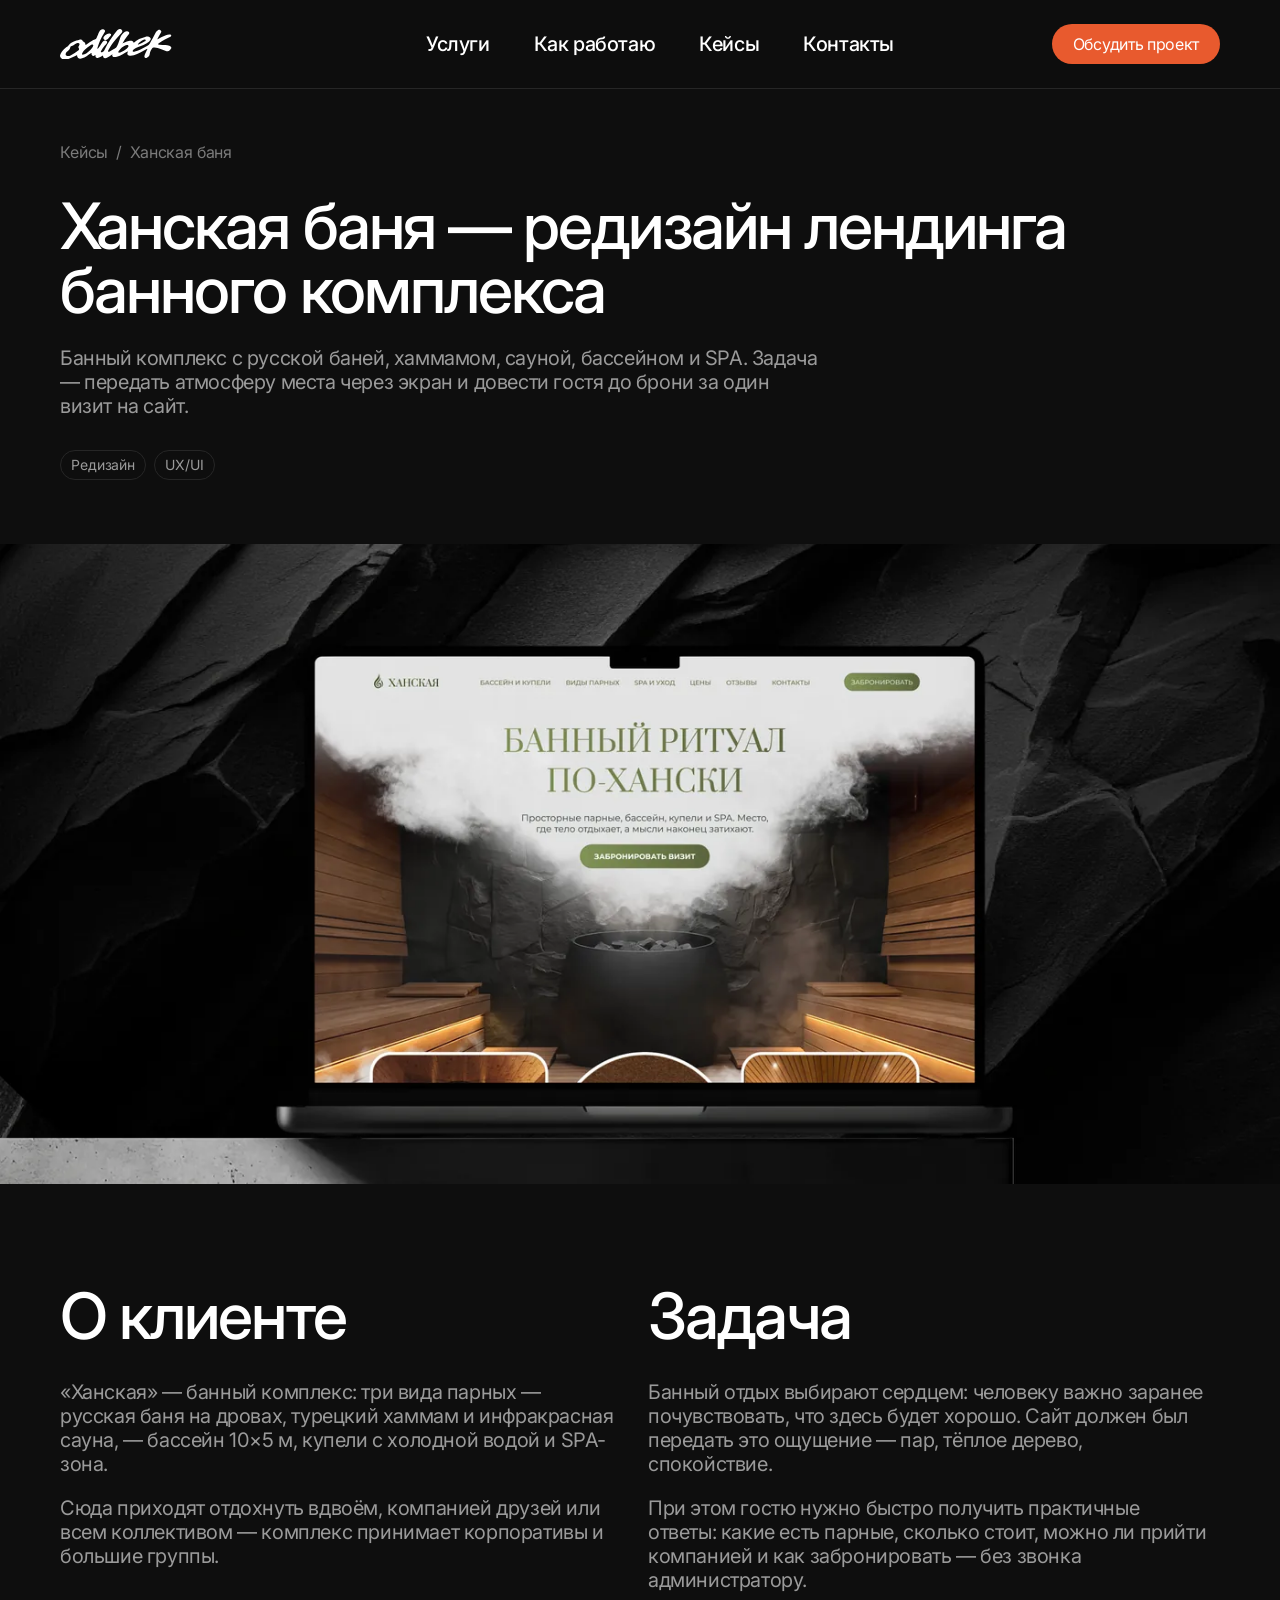
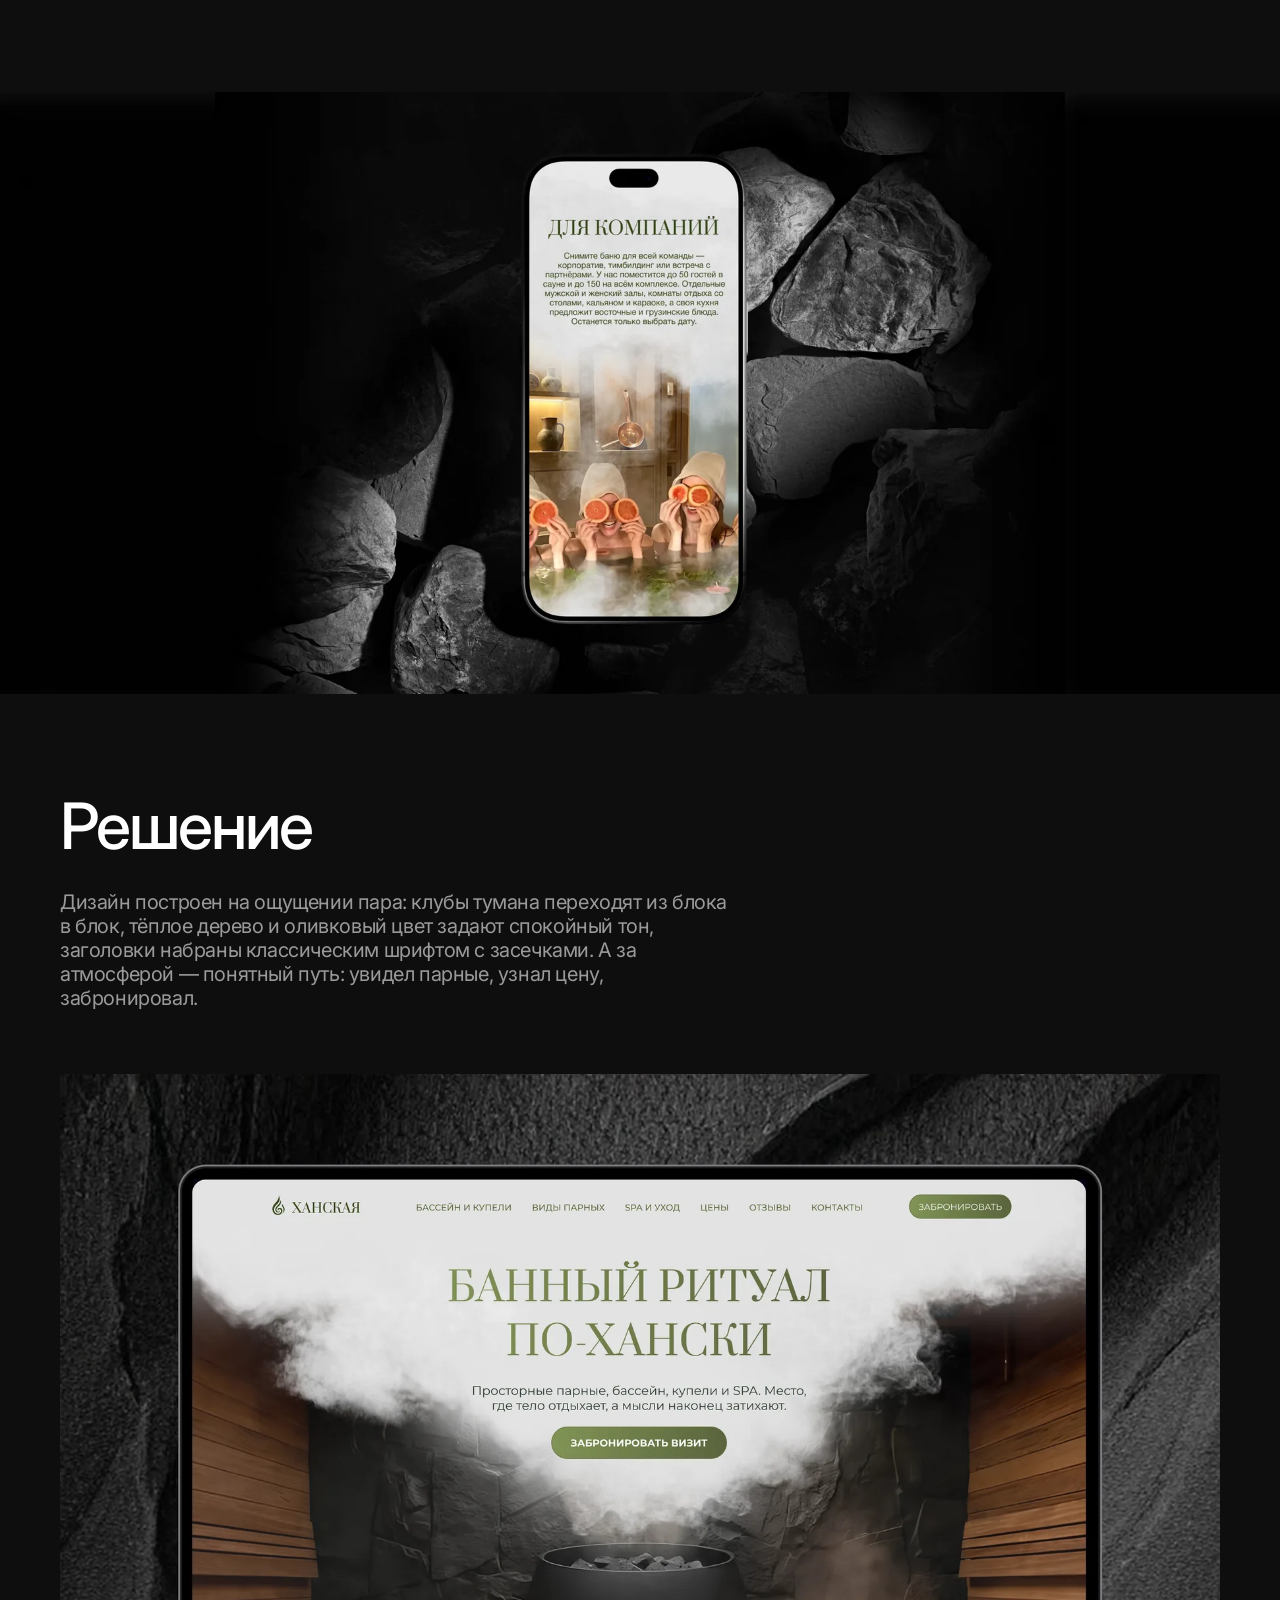
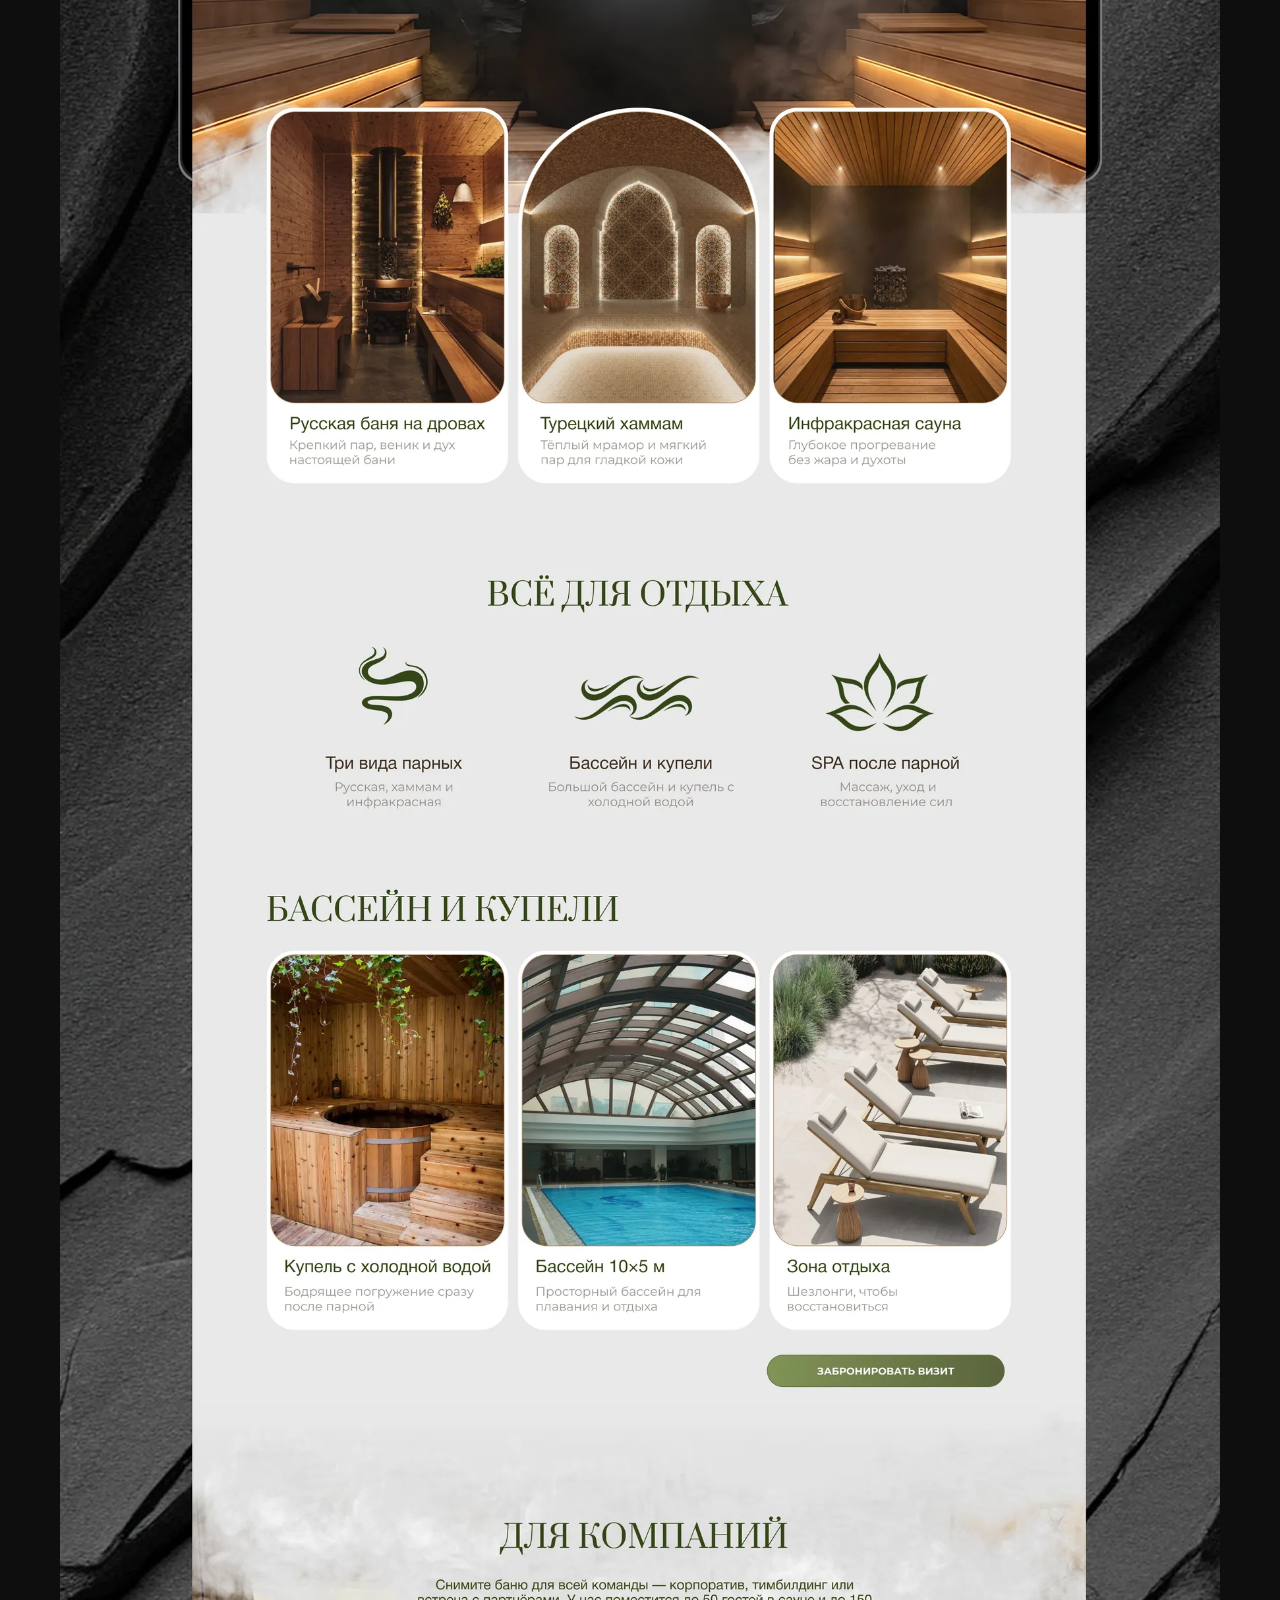
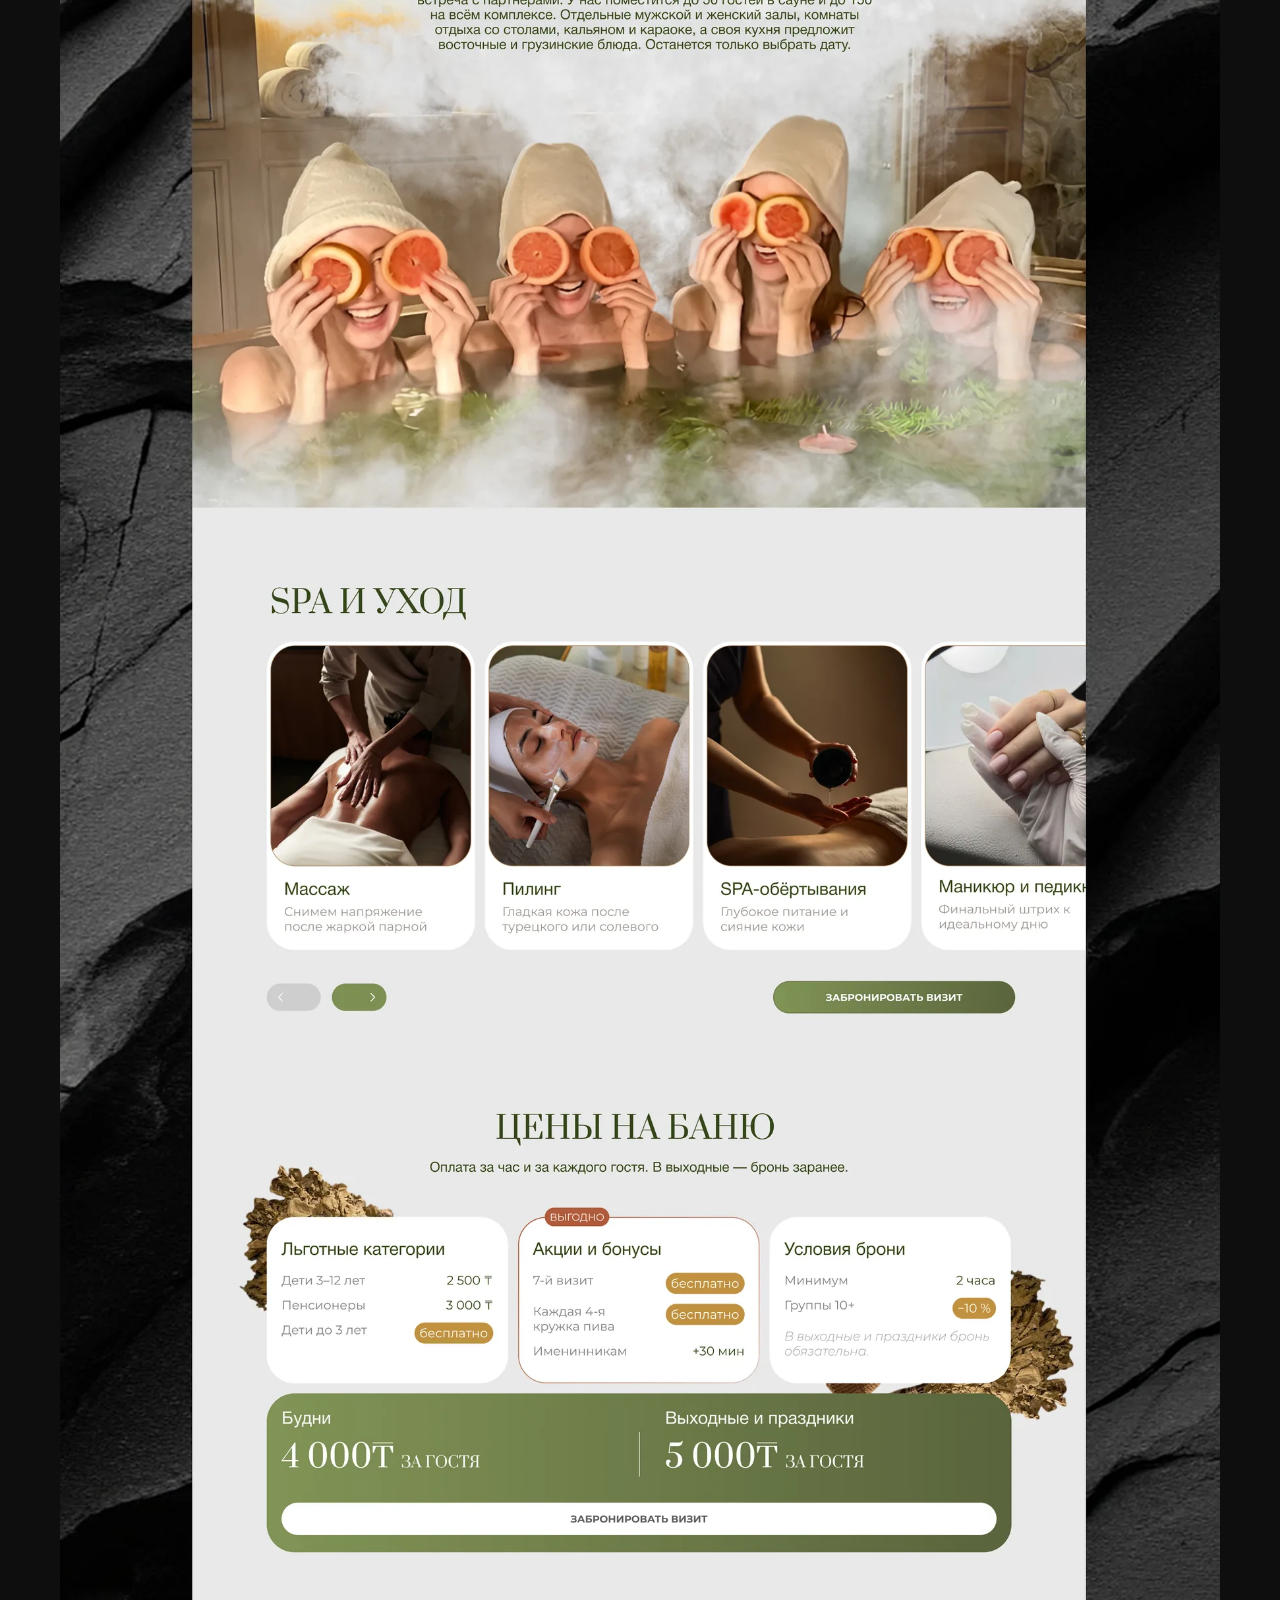
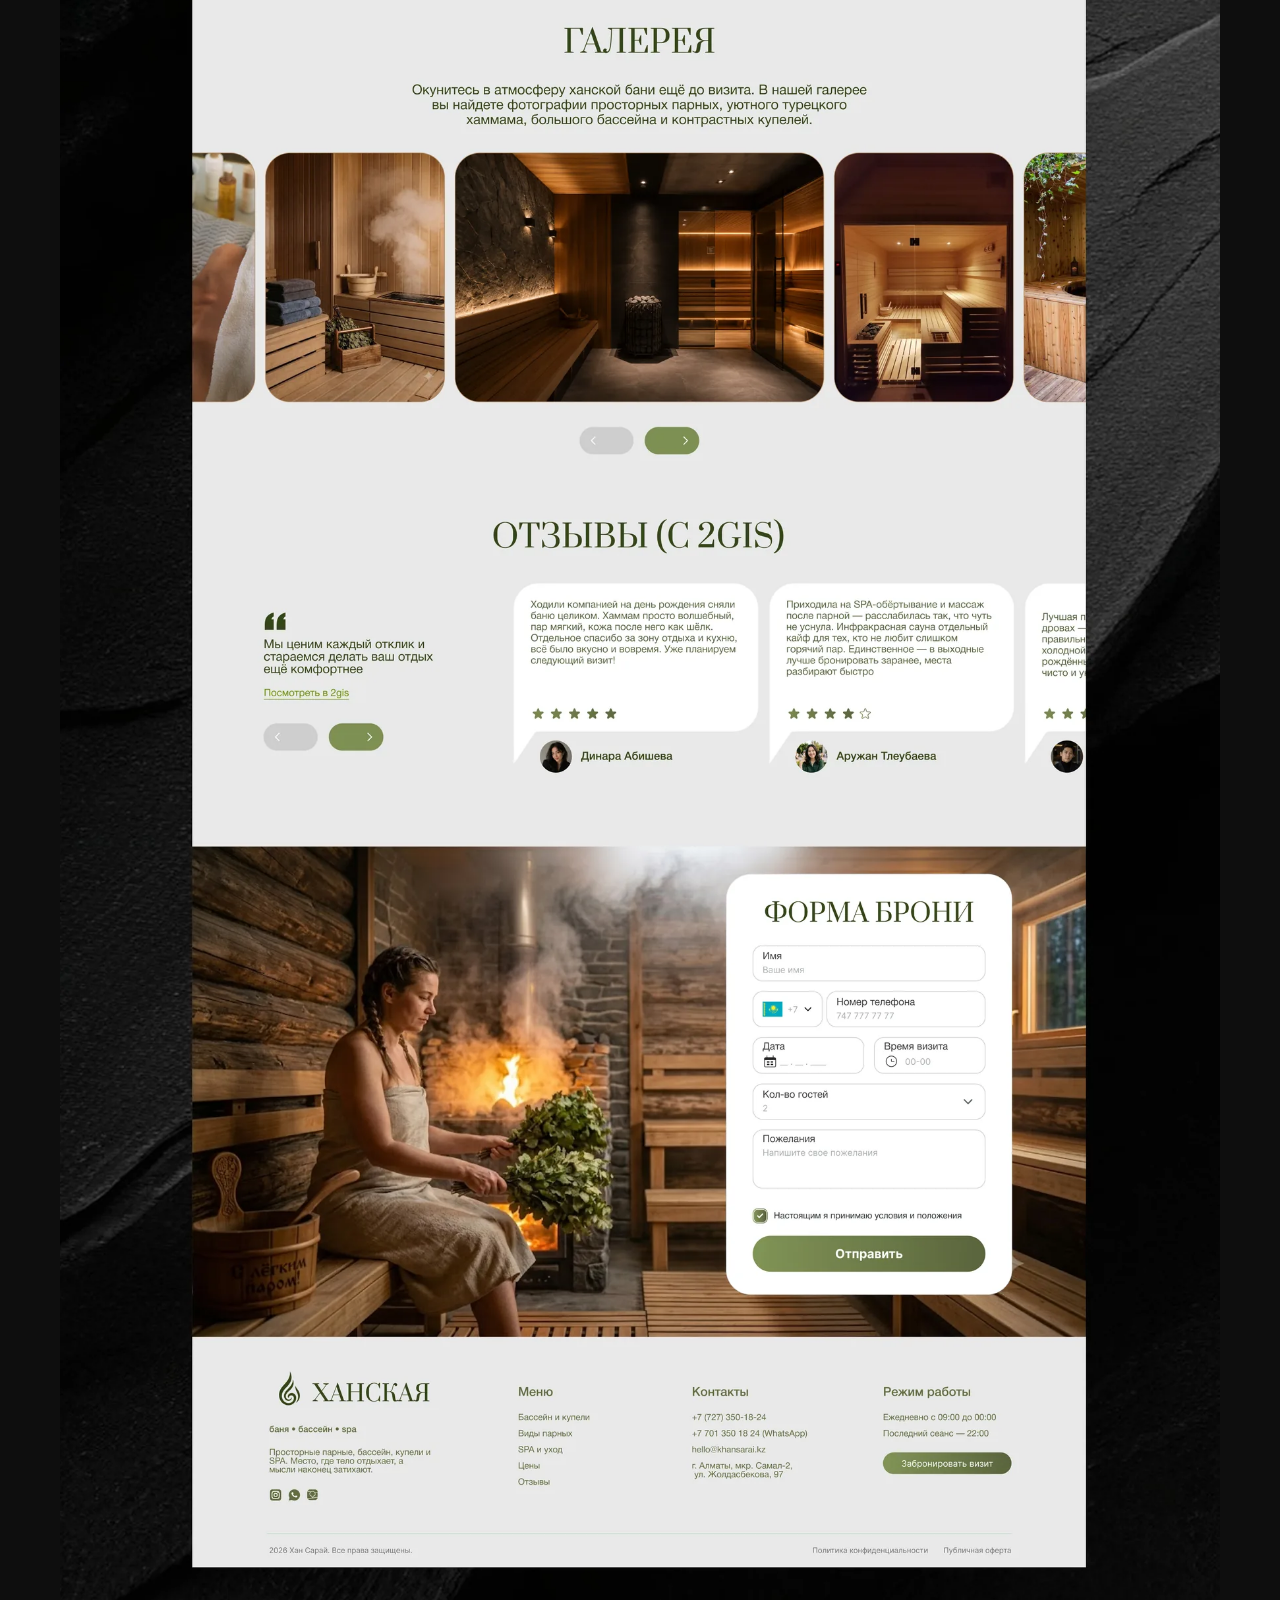
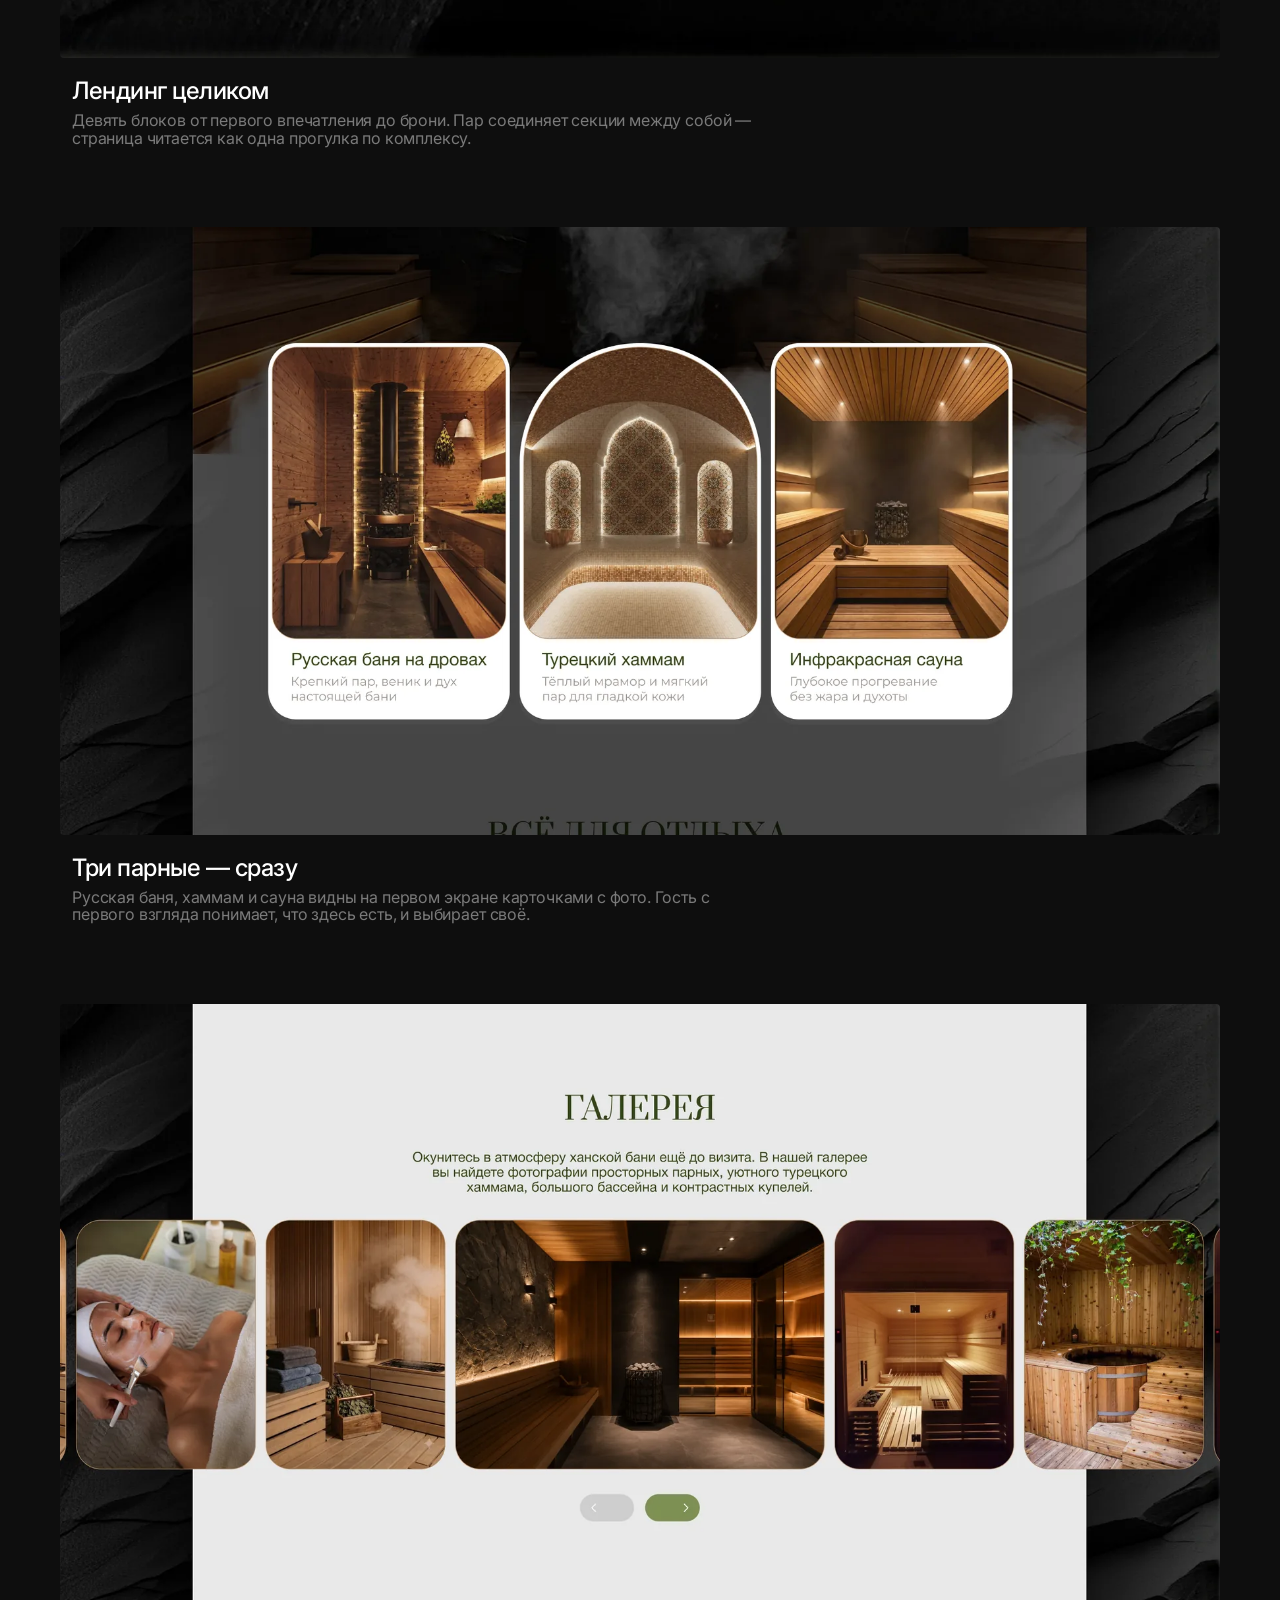
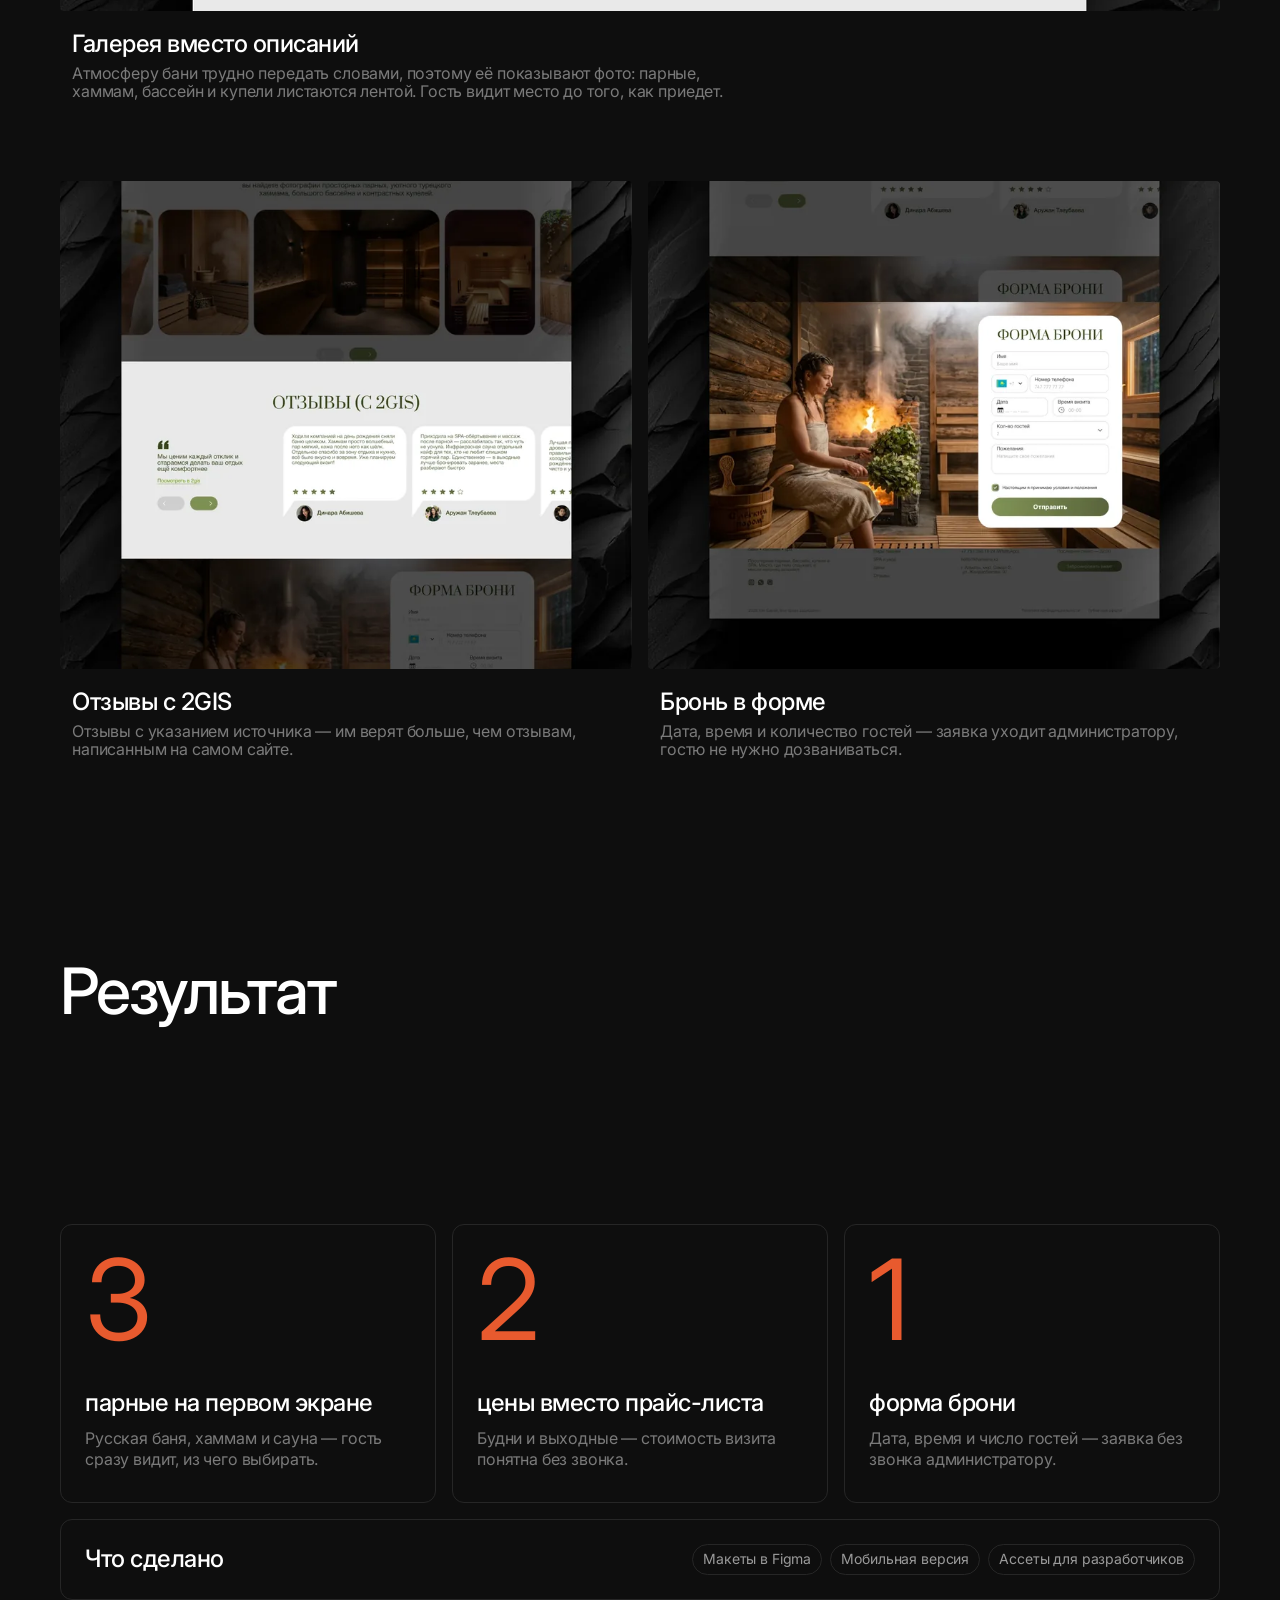
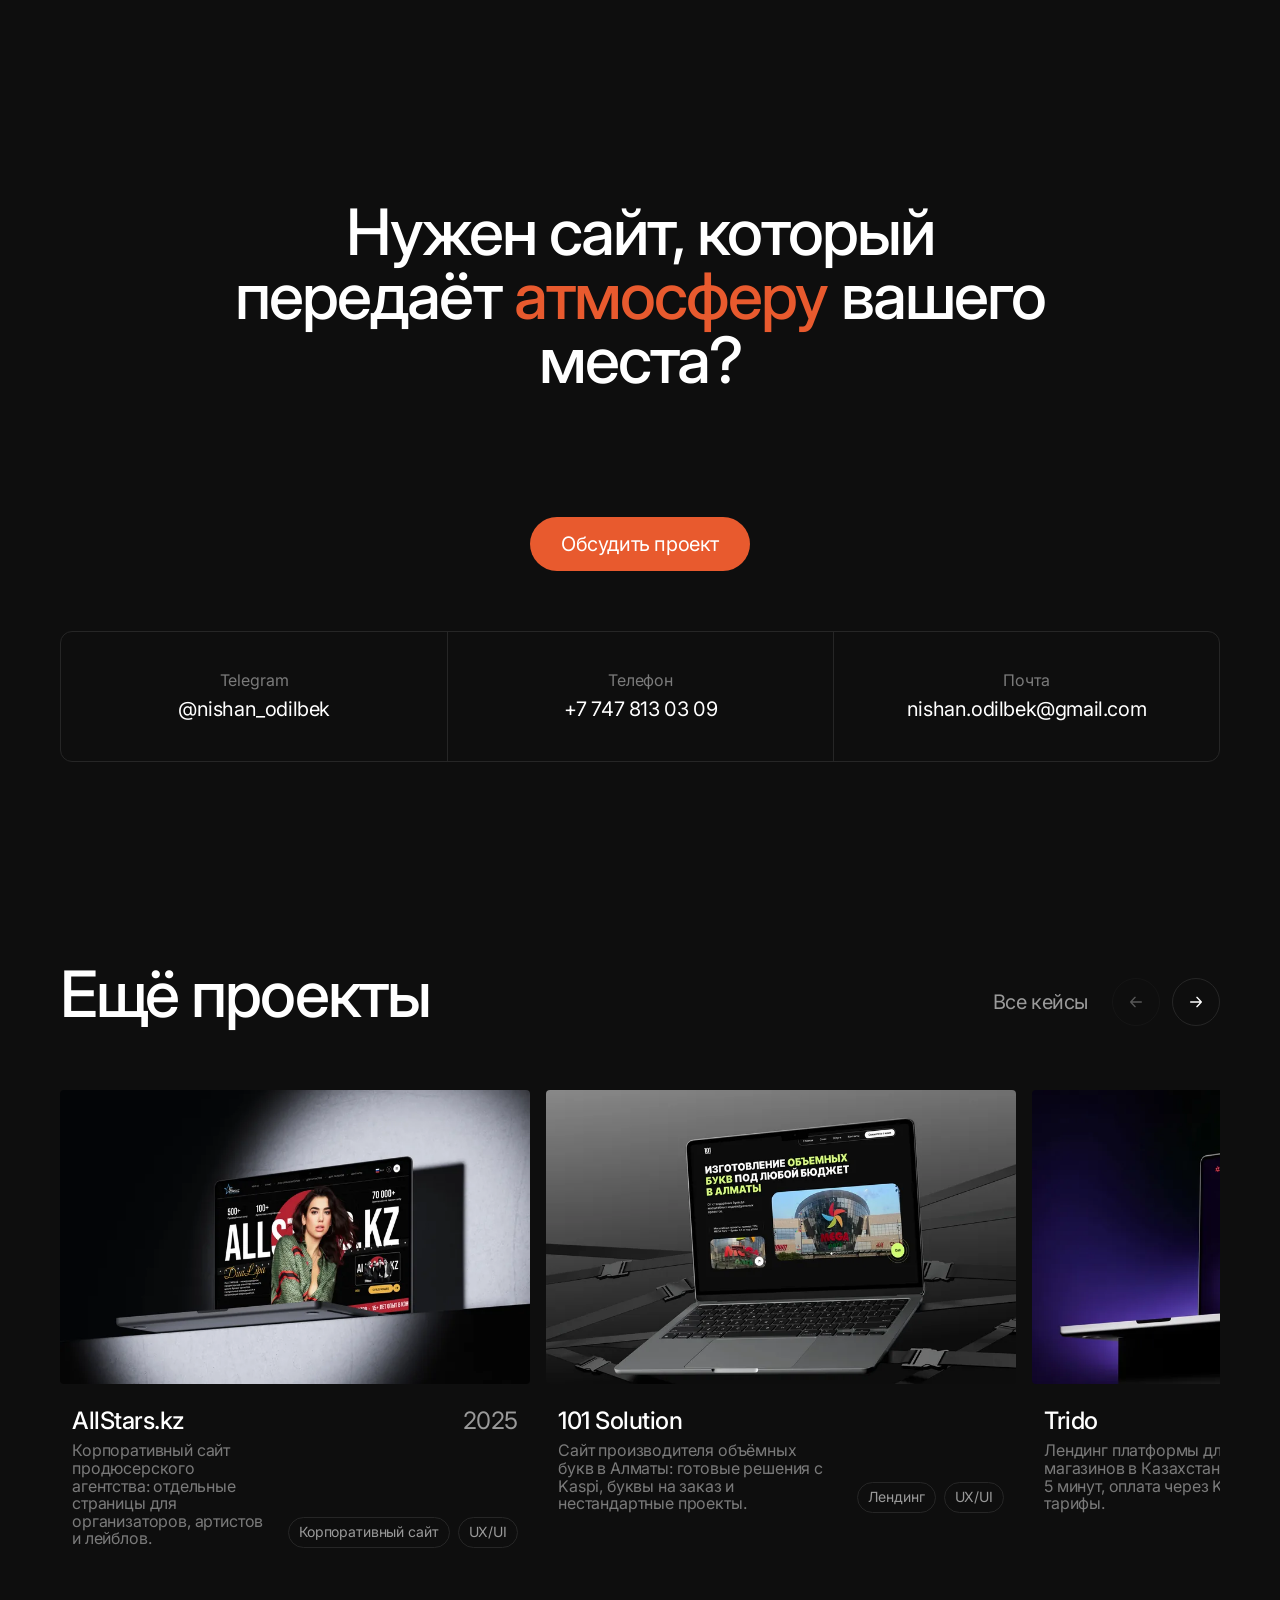
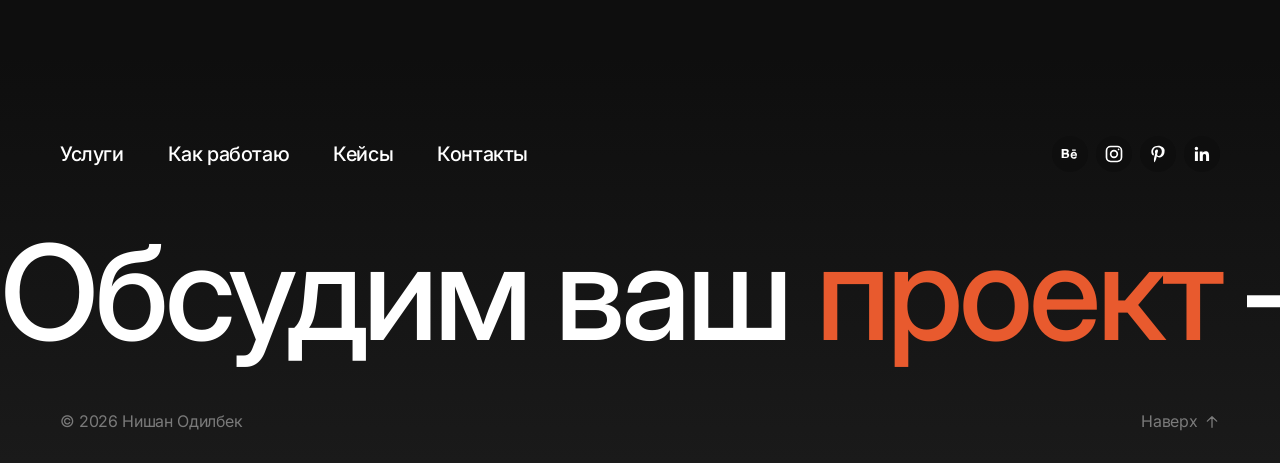
<file: cases/khanskaya.html>
<!doctype html>
<html lang="ru">
<head>
  <meta charset="utf-8">
  <meta name="viewport" content="width=device-width, initial-scale=1">
  <title>Ханская баня — редизайн лендинга банного комплекса | Кейс Нишана Одилбека</title>
  <meta name="description" content="Кейс: редизайн лендинга банного комплекса «Ханская» — парные, бассейн, SPA, цены и онлайн-бронь. Атмосфера бани через экран и бронь без звонка.">
  <meta name="theme-color" content="#0E0E0E">
  <link rel="icon" href="../favicon.svg" type="image/svg+xml">

  <meta property="og:type" content="article">
  <meta property="og:locale" content="ru_RU">
  <meta property="og:title" content="Ханская баня — редизайн лендинга банного комплекса">
  <meta property="og:description" content="Сайт, который передаёт атмосферу бани и доводит гостя до брони без звонка.">

  <link rel="preconnect" href="https://fonts.googleapis.com">
  <link rel="preconnect" href="https://fonts.gstatic.com" crossorigin>
  <link rel="stylesheet" href="https://fonts.googleapis.com/css2?family=Inter:wght@400;500&display=swap">
  <link rel="stylesheet" href="../css/styles.css?v=11">
  <script>document.documentElement.classList.add('js');</script>
</head>
<body class="page-case">

<svg width="0" height="0" style="position:absolute" aria-hidden="true">
  <symbol id="logo" viewBox="0 0 164 45">
    <path fill="currentColor" d="M113.984 22.6043C114.019 22.6462 114.05 22.6882 114.081 22.7328C114.395 22.6984 114.722 22.7063 115.023 22.6228C118.389 21.6813 121.446 20.1015 124.286 18.093C124.668 17.8235 125.019 17.4573 125.272 17.0654C125.805 16.2467 125.458 15.5143 124.48 15.4961C123.786 15.4855 123.039 15.5876 122.403 15.8518C119.343 17.1202 116.767 19.0791 114.612 21.5845C114.356 21.8854 114.191 22.2618 113.984 22.6043ZM86.8455 34.6163C86.8455 34.6216 86.8455 34.6269 86.8455 34.6322C87.0341 34.6061 87.2276 34.6035 87.4079 34.5509C87.9362 34.3967 88.4722 34.258 88.9798 34.0464C92.1077 32.736 95.0104 31.0439 97.6156 28.8628C98.5518 28.0781 99.4645 27.2546 100.021 26.1351C100.767 24.6339 100.032 23.4335 98.353 23.3942C98.209 23.3889 98.0521 23.3734 97.9187 23.4127C97.0634 23.6765 96.1612 23.8545 95.3664 24.2415C91.8957 25.931 89.0607 28.4289 86.6259 31.389C86.1708 31.9434 85.7918 32.5844 85.4988 33.2383C85.1613 33.9942 85.6217 34.6008 86.4532 34.6322C86.5839 34.6375 86.7147 34.6216 86.8455 34.6163ZM47.1001 22.8163C46.114 22.921 45.1465 23.449 44.2125 24.0427C41.3046 25.8943 38.7024 28.1227 36.2903 30.573C35.0461 31.8391 33.8434 33.1491 32.925 34.6791C32.6378 35.1579 32.3978 35.6912 32.2689 36.2328C32.1026 36.9282 32.5263 37.4906 33.2372 37.5587C33.6877 37.6006 34.1711 37.5613 34.6069 37.4385C36.1474 37.0095 37.5145 36.209 38.8434 35.3408C41.9361 33.3192 44.6615 30.8999 46.8472 27.9031C47.585 26.8936 48.2736 25.8448 48.6308 24.6286C48.9611 23.5015 48.3821 22.7588 47.1001 22.8163ZM11.9555 39.5856C11.9631 39.549 11.9706 39.5123 11.9782 39.4756C13.1604 39.3815 14.3052 39.1279 15.3949 38.6517C17.5454 37.7129 19.5644 36.5284 21.5097 35.2286C23.2491 34.0672 24.9778 32.8773 26.6185 31.5829C27.9806 30.5076 28.249 29.4172 27.3385 27.9685C26.8184 27.1419 26.823 26.2919 27.2678 25.4393C27.5898 24.8221 27.9307 24.2128 28.2539 23.5956C29.1058 21.9663 28.1073 20.9201 26.8838 20.6245C26.4571 20.5225 25.9843 20.4991 25.5493 20.5618C24.1456 20.7553 22.9346 21.43 21.8008 22.2358C20.0448 23.483 18.2828 24.7125 16.2233 25.4291C15.7101 25.6067 15.3771 25.9835 15.1945 26.4881C15.0857 26.7889 14.987 27.0947 14.9152 27.4035C14.5237 29.1009 13.6279 30.466 12.2703 31.5489C11.4861 32.171 10.6905 32.7908 9.96482 33.4787C9.09969 34.3026 8.43413 35.2728 8.22663 36.4891C8.01952 37.7027 8.55052 38.7224 9.71386 39.1226C10.4293 39.3683 11.2064 39.4363 11.9555 39.5856ZM62.926 38.8063C61.6002 39.5697 60.3057 40.3491 58.9795 41.071C57.7897 41.7169 56.5613 42.2872 55.1939 42.4675C53.1534 42.7396 51.7659 41.4425 51.9046 39.3868C51.9299 39.0127 51.9575 38.6362 51.9874 38.2205C51.4688 38.4896 51.0108 38.7723 50.5202 38.9737C50.0538 39.1646 49.5624 39.3422 49.0666 39.4076C47.317 39.6378 46.0327 38.3013 46.1461 36.4131C46.1767 35.9059 46.2342 35.4009 46.2864 34.8125C46.06 34.9618 45.874 35.0767 45.6926 35.1995C43.4294 36.7321 41.1832 38.2885 38.8997 39.7893C36.864 41.1258 34.7278 42.2899 32.3736 42.9672C31.5557 43.2026 30.6955 43.3621 29.847 43.4063C26.9972 43.5583 24.8644 41.3798 24.999 38.5236C25.0024 38.4555 25.0096 38.3875 25.0198 38.2594C24.1048 38.7224 23.2434 39.1668 22.3756 39.5985C19.0795 41.2331 15.7777 42.8572 12.2526 43.9581C9.9346 44.6827 7.57693 45.0516 5.15539 44.536C3.25014 44.1282 1.62042 43.2861 0.598435 41.5366C-0.0614689 40.4043 -0.137445 39.1982 0.18457 37.951C0.681954 36.0287 1.67445 34.3574 2.86349 32.7988C4.64704 30.4634 6.65509 28.3503 9.10687 26.6975C9.8896 26.1691 10.7007 25.6827 11.4929 25.1698C12.1248 24.7593 12.6415 24.2336 13.0145 23.5748C13.866 22.071 15.1537 21.0248 16.596 20.1381C18.9177 18.7129 21.4731 17.8107 24.0167 16.8979C25.4756 16.3775 26.9794 15.972 28.4792 15.5744C28.9886 15.4387 29.5499 15.4436 30.0828 15.47C31.5266 15.5403 32.5716 16.2728 33.2599 17.5253C33.4163 17.8133 33.5819 18.0458 33.9126 18.1792C36.1516 19.0893 37.1486 20.8834 37.4094 23.1852C37.4158 23.2426 37.4219 23.2974 37.4309 23.3549C37.4328 23.3681 37.4453 23.3787 37.4797 23.4282C37.7276 23.2634 37.9805 23.1013 38.2273 22.9312C41.6451 20.5565 45.1343 18.2945 48.7838 16.291C49.4566 15.9198 50.1486 15.543 50.8781 15.3287C52.1397 14.9545 52.9803 14.131 53.5237 13.0194C54.2634 11.505 54.9241 9.95156 55.5692 8.39553C56.2363 6.78432 56.7326 5.10018 57.7164 3.63297C58.8045 2.01156 60.2116 0.824414 62.2068 0.541706C63.5198 0.358777 64.6994 0.680414 65.5702 1.7606C66.1768 2.51386 66.2294 3.32986 65.7297 4.15077C65.3268 4.80992 64.885 5.44298 64.4534 6.08097C62.0632 9.61179 60.1931 13.417 58.5717 17.353C57.0912 20.9462 55.7809 24.5998 54.6731 28.3242C54.6123 28.5279 54.562 28.7373 54.489 29.0094C55.2763 28.7373 55.8988 28.3242 56.3402 27.7304C57.2246 26.5455 58.0645 25.3191 58.8854 24.0873C60.0128 22.3926 61.0771 20.6559 62.2253 18.9744C63.0648 17.748 64.2443 16.966 65.7376 16.7487C67.2022 16.5344 68.6014 17.455 68.9623 18.8202C69.1974 19.7016 68.8523 20.4284 68.3213 21.0743C67.3356 22.2773 66.3049 23.4463 65.3113 24.6444C63.3837 26.9639 61.6811 29.4433 60.1538 32.0455C59.9448 32.4038 59.7928 32.812 59.6938 33.2145C59.5604 33.7587 59.8635 34.1272 60.4259 34.1537C61.3152 34.1979 62.0552 33.7561 62.7718 33.3245C63.7107 32.7621 64.4405 31.988 64.9163 30.9785C67.401 25.7193 70.4008 20.758 73.6202 15.9277C75.4744 13.1422 77.3389 10.3624 79.3031 7.65779C80.7389 5.68602 82.3002 3.8004 83.8982 1.95675C84.7924 0.923435 85.9667 0.196634 87.3765 0.0292013C88.8358 -0.146168 89.9473 0.476317 90.7399 1.68198C91.5139 2.86157 91.4826 4.08539 90.6586 5.18636C89.8687 6.24046 88.9824 7.23184 88.0538 8.16802C83.0508 13.2156 78.5237 18.6501 74.6112 24.5817C73.2434 26.6555 72.0377 28.834 70.7852 30.9785C70.5391 31.3996 70.3796 31.8834 70.2568 32.3569C70.0894 33.0002 70.4711 33.4526 71.125 33.3505C71.6768 33.2617 72.2497 33.1151 72.7362 32.8513C74.7813 31.7473 76.8029 30.5968 78.8246 29.4486C79.4807 29.0771 80.1191 28.6692 80.7623 28.269C81.615 27.7384 82.3002 27.0293 82.8547 26.1978C83.877 24.6626 84.6303 22.9913 85.266 21.2705C86.158 18.8591 87.0129 16.4323 87.8289 13.9922C88.9144 10.7517 90.6378 7.93519 93.1875 5.64669C94.4536 4.50906 95.8317 3.53356 97.5812 3.29319C98.8602 3.11517 99.9797 3.46819 100.843 4.45956C101.596 5.32507 101.656 6.3531 100.971 7.30743C100.225 8.34831 99.4566 9.37369 98.6432 10.3594C95.9258 13.6498 93.737 17.2823 91.6787 21.0014C91.6394 21.0717 91.616 21.1503 91.5427 21.3204C92.3246 20.936 93.0125 20.575 93.7185 20.2534C96.4201 19.0239 99.1452 17.8549 102.082 17.2929C102.987 17.1202 103.902 17.0574 104.813 17.2589C106.4 17.604 107.454 18.5349 107.906 20.1147C107.928 20.1827 107.951 20.2507 107.985 20.3551C108.043 20.3188 108.092 20.3003 108.124 20.2662C110.388 17.9517 113.051 16.1968 115.941 14.7742C118.739 13.3958 121.626 12.2503 124.684 11.5809C126.441 11.1939 128.217 10.9822 130.003 11.3742C130.479 11.4789 130.958 11.6595 131.376 11.9052C132.846 12.7734 133.286 14.3687 132.535 15.9066C131.983 17.0416 131.154 17.9517 130.218 18.7703C127.843 20.8392 125.102 22.3038 122.196 23.449C119.058 24.6837 115.888 25.8316 112.732 27.0191C110.707 27.7826 108.848 28.8208 107.397 30.4634C107.038 30.8689 106.725 31.3501 106.507 31.8467C106.17 32.626 106.56 33.2984 107.412 33.3245C108.184 33.3505 108.981 33.267 109.732 33.0837C112.295 32.4616 114.733 31.465 117.131 30.3848C120.915 28.6851 124.595 26.7836 128.112 24.5817C129.645 23.6217 130.79 22.2826 131.711 20.7787C133.068 18.5587 134.347 16.2909 135.579 13.9975C137.153 11.0658 138.639 8.08676 140.174 5.13421C140.94 3.66171 141.903 2.36456 143.474 1.65855C144.672 1.11959 145.875 0.999409 147.076 1.67934C148.342 2.40123 148.737 3.82119 147.936 5.04009C145.941 8.0894 144.364 11.364 142.661 14.5754C142.58 14.7296 142.517 14.8918 142.392 15.1666C142.648 15.0411 142.821 14.9651 142.985 14.8763C146.932 12.7839 151.001 10.9584 155.121 9.23498C156.679 8.58377 158.272 8.00588 159.99 7.99265C160.576 7.98736 161.188 8.06332 161.745 8.23869C163.073 8.66502 163.343 9.88354 162.331 10.8382C161.936 11.2098 161.463 11.5261 160.976 11.7744C158.518 13.0323 155.989 14.1676 153.585 15.5196C150.585 17.209 147.68 19.0632 144.74 20.8574C144.434 21.0429 144.149 21.2863 143.906 21.5505C143.532 21.9508 143.6 22.4213 144.11 22.599C144.691 22.8004 145.313 22.9418 145.925 22.989C148.752 23.198 151.584 23.3496 154.414 23.5563C156.334 23.695 158.227 24.0114 160.042 24.6785C160.681 24.9113 161.311 25.2015 161.886 25.5598C163.053 26.2866 163.322 27.2727 162.744 28.5279C162.208 29.6946 161.316 30.5707 160.325 31.3474C159.582 31.9306 158.756 32.3516 157.825 32.5293C156.859 32.7179 155.952 32.485 155.058 32.132C152.531 31.1354 150.023 30.0869 147.466 29.1817C144.612 28.1696 141.691 27.3774 138.662 27.066C136.774 26.8698 135.307 27.5108 134.318 29.1764C133.387 30.7431 132.446 32.307 131.944 34.0698C131.666 35.04 131.496 36.0522 131.369 37.0564C131.057 39.4703 128.994 41.7929 126.627 42.3159C124.686 42.7449 123.305 41.4739 123.68 39.5149C123.86 38.5682 124.171 37.6241 124.564 36.7453C125.56 34.5169 126.64 32.3229 127.681 30.1157C127.856 29.7388 128.01 29.3518 128.225 28.8495C127.754 29.0903 127.393 29.2657 127.043 29.4539C123.904 31.1327 120.789 32.8588 117.622 34.4802C114.581 36.0393 111.466 37.4487 108.152 38.3509C106.162 38.8898 104.143 39.2613 102.074 39.0259C101.347 38.942 100.61 38.7458 99.9377 38.4582C98.8341 37.985 98.3397 36.991 98.6066 35.8167C98.8288 34.831 99.1716 33.8684 99.4721 32.8562C99.3126 32.9401 99.1297 33.0316 98.9517 33.1283C96.6034 34.4334 94.2677 35.7672 91.8983 37.0356C89.1393 38.516 86.3224 39.8706 83.2704 40.6499C81.9132 40.995 80.5348 41.2252 79.1224 41.0789C78.7773 41.0422 78.427 40.9924 78.0921 40.9035C76.761 40.5452 76.2118 39.6586 76.4862 38.3146C76.5674 37.9196 76.6903 37.5379 76.8184 37.0643C76.0731 37.5953 75.4143 38.1105 74.7106 38.5576C72.9452 39.6797 71.1824 40.8121 69.3728 41.8582C68.3137 42.4728 67.1447 42.8704 65.879 42.7944C64.4273 42.7083 63.4359 41.845 63.1615 40.4118C63.0595 39.8759 63.002 39.329 62.926 38.8063Z"/>
    <path fill="currentColor" d="M72.0143 6.47656C72.582 6.58126 73.1753 6.61525 73.709 6.80876C74.9487 7.25324 75.2624 8.38823 74.4543 9.42117C73.9339 10.0856 73.356 10.7028 72.8042 11.3412C71.9957 12.2747 71.193 13.2135 70.377 14.1444C69.5349 15.1044 68.4835 15.711 67.2283 15.9699C65.5543 16.3127 63.9461 15.3947 63.572 13.8595C63.3524 12.9441 63.6634 12.136 64.1684 11.3907C65.2614 9.77457 66.76 8.61841 68.4521 7.69243C69.5583 7.08846 70.7247 6.65193 72.0143 6.47656Z"/>
  </symbol>
  <symbol id="i-arrow-right" viewBox="0 0 24 24"><path d="M13.3333 19L20 12L13.3333 5M20 12L4 12" fill="none" stroke="currentColor" stroke-width="2" stroke-linecap="round" stroke-linejoin="round"/></symbol>
  <symbol id="i-arrow-up" viewBox="0 0 24 24"><path d="M19 10.6667L12 4L5 10.6667M12 4V20" fill="none" stroke="currentColor" stroke-width="2" stroke-linecap="round" stroke-linejoin="round"/></symbol>
</svg>

<header class="header is-dark" id="top">
  <div class="container header__inner">
    <a class="header__logo" href="../index.html" aria-label="Odilbek — на главную">
      <svg class="logo" width="164" height="45"><use href="#logo"/></svg>
    </a>
    <nav class="header__nav" aria-label="Основное меню">
      <a href="../index.html#services">Услуги</a>
      <a href="../index.html#process">Как работаю</a>
      <a href="../index.html#cases">Кейсы</a>
      <a href="#contacts">Контакты</a>
    </nav>
    <a class="btn btn--sm header__cta" href="https://t.me/nishan_odilbek" target="_blank" rel="noopener" data-goal="cta_header">
      <span class="only-desktop">Обсудить проект</span><span class="only-tablet">Написать</span>
    </a>
    <button class="burger" type="button" aria-label="Открыть меню" aria-expanded="false" aria-controls="menu">
      <span></span><span></span>
    </button>
  </div>
</header>

<div class="menu" id="menu" aria-hidden="true">
  <div class="container menu__top">
    <a class="header__logo" href="../index.html" aria-label="Odilbek — на главную" data-menu-close>
      <svg class="logo" width="164" height="45"><use href="#logo"/></svg>
    </a>
    <button class="menu__close" type="button" aria-label="Закрыть меню" data-menu-close>
      <span></span><span></span>
    </button>
  </div>
  <nav class="container menu__nav" aria-label="Мобильное меню">
    <a href="../index.html#services" data-menu-close><span class="menu__num">01</span>Услуги</a>
    <a href="../index.html#process" data-menu-close><span class="menu__num">02</span>Как работаю</a>
    <a href="../index.html#cases" data-menu-close><span class="menu__num">03</span>Кейсы</a>
    <a href="#contacts" data-menu-close><span class="menu__num">04</span>Контакты</a>
  </nav>
  <div class="container menu__bottom">
    <a class="btn btn--block" href="https://t.me/nishan_odilbek" target="_blank" rel="noopener" data-goal="cta_menu">Написать в Telegram</a>
    <div class="menu__contacts">
      <a href="tel:+77478130309" data-goal="phone_click">+7 747 813 03 09</a>
      <a href="mailto:nishan.odilbek@gmail.com" data-goal="email_click">nishan.odilbek@gmail.com</a>
    </div>
  </div>
</div>

<main class="dark">

  <!-- 1. Первый экран кейса -->
  <section class="case-hero">
    <div class="container">
      <nav class="crumbs body-ss" aria-label="Навигация">
        <a href="../index.html#cases">Кейсы</a><span aria-hidden="true">/</span><span>Ханская баня</span>
      </nav>
      <h1 class="h2 case-hero__title" data-reveal>Ханская баня — редизайн лендинга банного комплекса</h1>
      <p class="body case-hero__lead" data-reveal>Банный комплекс с русской баней, хаммамом, сауной, бассейном и SPA. Задача — передать атмосферу места через экран и довести гостя до брони за один визит на сайт.</p>
      <ul class="tags" data-reveal>
        <li>Редизайн</li>
        <li>UX/UI</li>
      </ul>
    </div>
  </section>

  <div class="ph case-cover">
    <img src="../assets/img/cases/khanskaya-cover-2000.webp"
         srcset="../assets/img/cases/khanskaya-cover-800.webp 800w, ../assets/img/cases/khanskaya-cover-1400.webp 1400w, ../assets/img/cases/khanskaya-cover-2000.webp 2000w, ../assets/img/cases/khanskaya-cover-2560.webp 2560w"
         sizes="100vw" width="2000" height="1350" alt="Лендинг банного комплекса «Ханская» на ноутбуке" fetchpriority="high" decoding="async">
  </div>

  <!-- 2–3. О клиенте и Задача -->
  <section class="section">
    <div class="container case-duo">
      <div class="case-duo__col" data-reveal>
        <h2 class="h2">О клиенте</h2>
        <p class="body">«Ханская» — банный комплекс: три вида парных — русская баня на дровах, турецкий хаммам и инфракрасная сауна, — бассейн 10×5 м, купели с холодной водой и SPA-зона.</p>
        <p class="body">Сюда приходят отдохнуть вдвоём, компанией друзей или всем коллективом — комплекс принимает корпоративы и большие группы.</p>
      </div>
      <div class="case-duo__col" data-reveal>
        <h2 class="h2">Задача</h2>
        <p class="body">Банный отдых выбирают сердцем: человеку важно заранее почувствовать, что здесь будет хорошо. Сайт должен был передать это ощущение — пар, тёплое дерево, спокойствие.</p>
        <p class="body">При этом гостю нужно быстро получить практичные ответы: какие есть парные, сколько стоит, можно ли прийти компанией и как забронировать — без звонка администратору.</p>
      </div>
    </div>
  </section>

  <!-- Атмосферный кадр на всю ширину -->
  <div class="case-bleed">
    <img src="../assets/img/cases/khanskaya/2-1920.webp" srcset="../assets/img/cases/khanskaya/2-960.webp 960w, ../assets/img/cases/khanskaya/2-1920.webp 1920w, ../assets/img/cases/khanskaya/2-2880.webp 2880w" sizes="100vw" width="2880" height="1354" alt="Блок «Для компаний» на телефоне" loading="lazy" decoding="async">
  </div>

  <!-- 5. Решение -->
  <section class="section">
    <div class="container">
      <div class="case-split">
        <h2 class="h2" data-reveal>Решение</h2>
        <div class="case-split__body" data-reveal>
          <p class="body">Дизайн построен на ощущении пара: клубы тумана переходят из блока в блок, тёплое дерево и оливковый цвет задают спокойный тон, заголовки набраны классическим шрифтом с засечками. А за атмосферой — понятный путь: увидел парные, узнал цену, забронировал.</p>
        </div>
      </div>

      <!-- И2 -->
      <figure class="case-figure" data-reveal>
        <div class="case-img"><img src="../assets/img/cases/khanskaya/1-1760.webp" srcset="../assets/img/cases/khanskaya/1-960.webp 960w, ../assets/img/cases/khanskaya/1-1760.webp 1760w, ../assets/img/cases/khanskaya/1-2640.webp 2640w" sizes="(min-width: 768px) 92vw, 100vw" width="2640" height="12252" alt="Лендинг «Ханская» целиком" loading="lazy" decoding="async"></div>
        <figcaption>
          <h3 class="h4">Лендинг целиком</h3>
          <p class="body-ss">Девять блоков от первого впечатления до брони. Пар соединяет секции между собой — страница читается как одна прогулка по комплексу.</p>
        </figcaption>
      </figure>

      <!-- И3 -->
      <figure class="case-figure" data-reveal>
        <div class="case-img"><img src="../assets/img/cases/khanskaya/3-1760.webp" srcset="../assets/img/cases/khanskaya/3-960.webp 960w, ../assets/img/cases/khanskaya/3-1760.webp 1760w, ../assets/img/cases/khanskaya/3-2640.webp 2640w" sizes="(min-width: 768px) 92vw, 100vw" width="2640" height="1382" alt="Первый экран с паром и тремя парными" loading="lazy" decoding="async"></div>
        <figcaption>
          <h3 class="h4">Три парные — сразу</h3>
          <p class="body-ss">Русская баня, хаммам и сауна видны на первом экране карточками с фото. Гость с первого взгляда понимает, что здесь есть, и выбирает своё.</p>
        </figcaption>
      </figure>

      <!-- Галерея -->
      <figure class="case-figure" data-reveal>
        <div class="case-img"><img src="../assets/img/cases/khanskaya/6-1760.webp" srcset="../assets/img/cases/khanskaya/6-960.webp 960w, ../assets/img/cases/khanskaya/6-1760.webp 1760w, ../assets/img/cases/khanskaya/6-2640.webp 2640w" sizes="(min-width: 768px) 92vw, 100vw" width="2640" height="1382" alt="Блок «Галерея»" loading="lazy" decoding="async"></div>
        <figcaption>
          <h3 class="h4">Галерея вместо описаний</h3>
          <p class="body-ss">Атмосферу бани трудно передать словами, поэтому её показывают фото: парные, хаммам, бассейн и купели листаются лентой. Гость видит место до того, как приедет.</p>
        </figcaption>
      </figure>

      <div class="case-pair">
        <!-- И6 -->
        <figure class="case-figure" data-reveal>
          <div class="case-img"><img src="../assets/img/cases/khanskaya/4-1304.webp" srcset="../assets/img/cases/khanskaya/4-800.webp 800w, ../assets/img/cases/khanskaya/4-1304.webp 1304w" sizes="(min-width: 768px) 46vw, 100vw" width="1304" height="1114" alt="Блок «Отзывы (с 2GIS)»" loading="lazy" decoding="async"></div>
          <figcaption>
            <h3 class="h4">Отзывы с 2GIS</h3>
            <p class="body-ss">Отзывы с указанием источника — им верят больше, чем отзывам, написанным на самом сайте.</p>
          </figcaption>
        </figure>
        <!-- И7 -->
        <figure class="case-figure" data-reveal>
          <div class="case-img"><img src="../assets/img/cases/khanskaya/5-1304.webp" srcset="../assets/img/cases/khanskaya/5-800.webp 800w, ../assets/img/cases/khanskaya/5-1304.webp 1304w" sizes="(min-width: 768px) 46vw, 100vw" width="1304" height="1114" alt="Блок «Форма брони»" loading="lazy" decoding="async"></div>
          <figcaption>
            <h3 class="h4">Бронь в форме</h3>
            <p class="body-ss">Дата, время и количество гостей — заявка уходит администратору, гостю не нужно дозваниваться.</p>
          </figcaption>
        </figure>
      </div>
    </div>
  </section>

  <!-- 6. Результат -->
  <section class="section">
    <div class="container">
      <h2 class="h2 section__title" data-reveal>Результат</h2>
      <p class="result__lead" data-reveal>Лендинг, который передаёт атмосферу бани через экран и при этом отвечает на все практичные вопросы — от вида парной до цены и брони.</p>
      <ul class="result__stats">
        <li class="card result__stat" data-reveal>
          <span class="result__num">3</span>
          <h3 class="h4">парные на первом экране</h3>
          <p class="body-ss">Русская баня, хаммам и сауна — гость сразу видит, из чего выбирать.</p>
        </li>
        <li class="card result__stat" data-reveal>
          <span class="result__num">2</span>
          <h3 class="h4">цены вместо прайс-листа</h3>
          <p class="body-ss">Будни и выходные — стоимость визита понятна без звонка.</p>
        </li>
        <li class="card result__stat" data-reveal>
          <span class="result__num">1</span>
          <h3 class="h4">форма брони</h3>
          <p class="body-ss">Дата, время и число гостей — заявка без звонка администратору.</p>
        </li>
      </ul>
      <div class="card result__handoff" data-reveal>
        <h3 class="h4">Что сделано</h3>
        <ul class="tags">
          <li>Макеты в Figma</li>
          <li>Мобильная версия</li>
          <li>Ассеты для разработчиков</li>
        </ul>
      </div>
    </div>
  </section>

  <!-- 8. Призыв -->
  <section class="section cta" id="contacts">
    <div class="container">
      <h2 class="h2 cta__title" data-reveal>Нужен сайт, который передаёт <span class="accent">атмосферу</span> вашего места?</h2>
      <p class="lead cta__text" data-reveal>Расскажите о задаче в паре предложений — отвечу с оценкой и сроками в течение дня.</p>
      <div class="cta__action" data-reveal>
        <a class="btn" href="https://t.me/nishan_odilbek" target="_blank" rel="noopener" data-goal="cta_case_khanskaya">Обсудить проект</a>
      </div>
      <div class="contacts" data-reveal>
        <a class="contacts__item contacts__item--tg" href="https://t.me/nishan_odilbek" target="_blank" rel="noopener" data-goal="telegram_click">
          <span class="body-ss contacts__label">Telegram</span>
          <span class="body contacts__value">@nishan_odilbek</span>
        </a>
        <a class="contacts__item contacts__item--phone" href="tel:+77478130309" data-goal="phone_click">
          <span class="body-ss contacts__label">Телефон</span>
          <span class="body contacts__value">+7 747 813 03 09</span>
        </a>
        <a class="contacts__item contacts__item--mail" href="mailto:nishan.odilbek@gmail.com" data-goal="email_click">
          <span class="body-ss contacts__label">Почта</span>
          <span class="body contacts__value">nishan.odilbek@gmail.com</span>
        </a>
      </div>
    </div>
  </section>

  <!-- 9. Ещё проекты -->
  <section class="section more">
    <div class="container">
      <div class="more__head">
        <h2 class="h2" data-reveal>Ещё проекты</h2>
        <div class="more__nav">
          <a class="body more__all" href="../index.html#cases">Все кейсы</a>
          <button class="more__btn" type="button" data-dir="-1" aria-label="Предыдущие проекты"><svg class="icon" width="20" height="20" aria-hidden="true" style="transform:scaleX(-1)"><use href="#i-arrow-right"/></svg></button>
          <button class="more__btn" type="button" data-dir="1" aria-label="Следующие проекты"><svg class="icon" width="20" height="20" aria-hidden="true"><use href="#i-arrow-right"/></svg></button>
        </div>
      </div>
      <div class="more__track">
        <a class="case" href="allstars.html">
          <div class="case__media">
            <img src="../assets/img/cases/allstars-cover-1400.webp"
                 srcset="../assets/img/cases/allstars-cover-800.webp 800w, ../assets/img/cases/allstars-cover-1400.webp 1400w"
                 sizes="(min-width: 1024px) 42vw, 85vw"
                 width="1400" height="1050" alt="Сайт AllStars.kz на ноутбуке" loading="lazy" decoding="async">
            <span class="case__cta">Смотреть кейс <svg class="icon" width="20" height="20" aria-hidden="true"><use href="#i-arrow-right"/></svg></span>
          </div>
          <div class="case__body">
            <div class="case__head"><h3 class="h4">AllStars.kz</h3><span class="h4 case__year">2025</span></div>
            <div class="case__foot">
              <p class="body-ss case__desc">Корпоративный сайт продюсерского агентства: отдельные страницы для организаторов, артистов и лейблов.</p>
              <ul class="tags"><li>Корпоративный сайт</li><li>UX/UI</li></ul>
            </div>
          </div>
        </a>
        <a class="case" href="101solution.html">
          <div class="case__media">
            <img src="../assets/img/cases/101solution-cover-1400.webp"
                 srcset="../assets/img/cases/101solution-cover-800.webp 800w, ../assets/img/cases/101solution-cover-1400.webp 1400w"
                 sizes="(min-width: 1024px) 42vw, 85vw"
                 width="1400" height="1050" alt="Сайт 101 Solution на ноутбуке" loading="lazy" decoding="async">
            <span class="case__cta">Смотреть кейс <svg class="icon" width="20" height="20" aria-hidden="true"><use href="#i-arrow-right"/></svg></span>
          </div>
          <div class="case__body">
            <div class="case__head"><h3 class="h4">101 Solution</h3></div>
            <div class="case__foot">
              <p class="body-ss case__desc">Сайт производителя объёмных букв в Алматы: готовые решения с Kaspi, буквы на заказ и нестандартные проекты.</p>
              <ul class="tags"><li>Лендинг</li><li>UX/UI</li></ul>
            </div>
          </div>
        </a>
        <a class="case" href="trido.html">
          <div class="case__media">
            <img src="../assets/img/cases/trido-cover-1400.webp"
                 srcset="../assets/img/cases/trido-cover-800.webp 800w, ../assets/img/cases/trido-cover-1400.webp 1400w"
                 sizes="(min-width: 1024px) 42vw, 85vw"
                 width="1400" height="961" alt="Лендинг Trido на ноутбуке" loading="lazy" decoding="async">
            <span class="case__cta">Смотреть кейс <svg class="icon" width="20" height="20" aria-hidden="true"><use href="#i-arrow-right"/></svg></span>
          </div>
          <div class="case__body">
            <div class="case__head"><h3 class="h4">Trido</h3></div>
            <div class="case__foot">
              <p class="body-ss case__desc">Лендинг платформы для онлайн-магазинов в Казахстане: запуск за 5 минут, оплата через Kaspi Pay, тарифы.</p>
              <ul class="tags"><li>Лендинг</li><li>UX/UI</li></ul>
            </div>
          </div>
        </a>
        <a class="case" href="ideal.html">
          <div class="case__media">
            <img src="../assets/img/cases/ideal-cover-1400.webp"
                 srcset="../assets/img/cases/ideal-cover-800.webp 800w, ../assets/img/cases/ideal-cover-1400.webp 1400w"
                 sizes="(min-width: 1024px) 42vw, 85vw"
                 width="1400" height="1050" alt="Лендинг IDEAL на ноутбуке" loading="lazy" decoding="async">
            <span class="case__cta">Смотреть кейс <svg class="icon" width="20" height="20" aria-hidden="true"><use href="#i-arrow-right"/></svg></span>
          </div>
          <div class="case__body">
            <div class="case__head"><h3 class="h4">IDEAL</h3></div>
            <div class="case__foot">
              <p class="body-ss case__desc">Два лендинга для строительной компании в Алматы: дома под ключ и ремонт кровли. Фиксированные сметы и рассрочка через Kaspi.</p>
              <ul class="tags"><li>2 лендинга</li><li>UX/UI</li></ul>
            </div>
          </div>
        </a>
      </div>
    </div>
  </section>

</main>

<footer class="footer">
  <div class="container footer__top">
    <nav class="footer__nav" aria-label="Навигация в подвале">
      <a href="../index.html#services">Услуги</a>
      <a href="../index.html#process">Как работаю</a>
      <a href="../index.html#cases">Кейсы</a>
      <a href="#contacts">Контакты</a>
    </nav>
    <!-- TODO: вставить ссылки на соцсети -->
    <div class="socials">
      <a class="social" href="#" aria-label="Behance" target="_blank" rel="noopener">
        <svg viewBox="0 0 24 24" width="20" height="20" aria-hidden="true"><path fill="currentColor" d="M2 6h5.2c2 0 3.3 1 3.3 2.7 0 1-.5 1.8-1.4 2.2 1.2.4 1.9 1.3 1.9 2.6 0 2-1.5 3.2-3.8 3.2H2V6Zm2.5 2v2.6h2.3c.9 0 1.4-.5 1.4-1.3S7.7 8 6.8 8H4.5Zm0 4.5v2.9h2.6c1 0 1.6-.5 1.6-1.4 0-1-.6-1.5-1.6-1.5H4.5ZM16.6 9.3c2.4 0 3.8 1.7 3.8 4.2v.6h-5.6c.1 1.2.8 1.9 1.9 1.9.8 0 1.4-.4 1.6-1h2c-.4 1.8-1.8 2.8-3.6 2.8-2.4 0-4-1.6-4-4.2 0-2.6 1.6-4.3 3.9-4.3Zm-1.8 3.4h3.6c-.1-1-.7-1.7-1.8-1.7-1 0-1.6.7-1.8 1.7ZM14.5 6.5h4.4V8h-4.4V6.5Z"/></svg>
      </a>
      <a class="social" href="#" aria-label="Instagram" target="_blank" rel="noopener">
        <svg viewBox="0 0 24 24" width="20" height="20" aria-hidden="true" fill="none" stroke="currentColor" stroke-width="2"><rect x="3" y="3" width="18" height="18" rx="5"/><circle cx="12" cy="12" r="4"/><circle cx="17.5" cy="6.5" r="1" fill="currentColor" stroke="none"/></svg>
      </a>
      <a class="social" href="#" aria-label="Pinterest" target="_blank" rel="noopener">
        <svg viewBox="0 0 24 24" width="20" height="20" aria-hidden="true"><path fill="currentColor" d="M12.3 2C6.9 2 4 5.4 4 9.2c0 1.8.7 3.9 2.3 4.6.2.1.4 0 .4-.2l.4-1.4c0-.2 0-.3-.1-.5-.5-.6-.9-1.6-.9-2.6 0-2.7 2-5.2 5.5-5.2 3 0 5 2 5 4.9 0 3.3-1.6 5.6-3.8 5.6-1.2 0-2-1-1.8-2.2.4-1.4 1-2.9 1-4 0-1-.5-1.7-1.5-1.7-1.2 0-2.2 1.2-2.2 2.9 0 1 .4 1.7.4 1.7l-1.4 6c-.4 1.8 0 4.4.1 4.7 0 .2.2.2.3.1.1-.2 1.6-2.3 2.1-4 .1-.5.8-3.1.8-3.1.4.8 1.6 1.4 2.9 1.4 3.8 0 6.4-3.4 6.4-7.9C20.4 5.3 17.2 2 12.3 2Z"/></svg>
      </a>
      <a class="social" href="#" aria-label="LinkedIn" target="_blank" rel="noopener">
        <svg viewBox="0 0 24 24" width="20" height="20" aria-hidden="true"><path fill="currentColor" d="M3.5 9h3.6v11.5H3.5V9Zm1.8-5.7a2.1 2.1 0 1 1 0 4.2 2.1 2.1 0 0 1 0-4.2ZM9.3 9h3.4v1.6h.1c.5-.9 1.6-1.9 3.4-1.9 3.6 0 4.3 2.4 4.3 5.5v6.3h-3.6v-5.6c0-1.3 0-3-1.8-3s-2.1 1.4-2.1 2.9v5.7H9.3V9Z"/></svg>
      </a>
    </div>
  </div>

  <a class="footer__marquee" href="https://t.me/nishan_odilbek" target="_blank" rel="noopener" data-goal="cta_footer" aria-label="Обсудим ваш проект — написать в Telegram">
    <span class="footer__track" aria-hidden="true">
      <span>Обсудим ваш <em>проект</em> — </span>
    </span>
  </a>

  <div class="container footer__bottom">
    <span class="body-ss">© 2026 Нишан Одилбек</span>
    <a class="body-ss footer__up" href="#top">Наверх <svg class="icon" width="16" height="16" aria-hidden="true"><use href="#i-arrow-up"/></svg></a>
  </div>
</footer>

<script src="../js/main.js?v=3" defer></script>
</body>
</html>
</file>
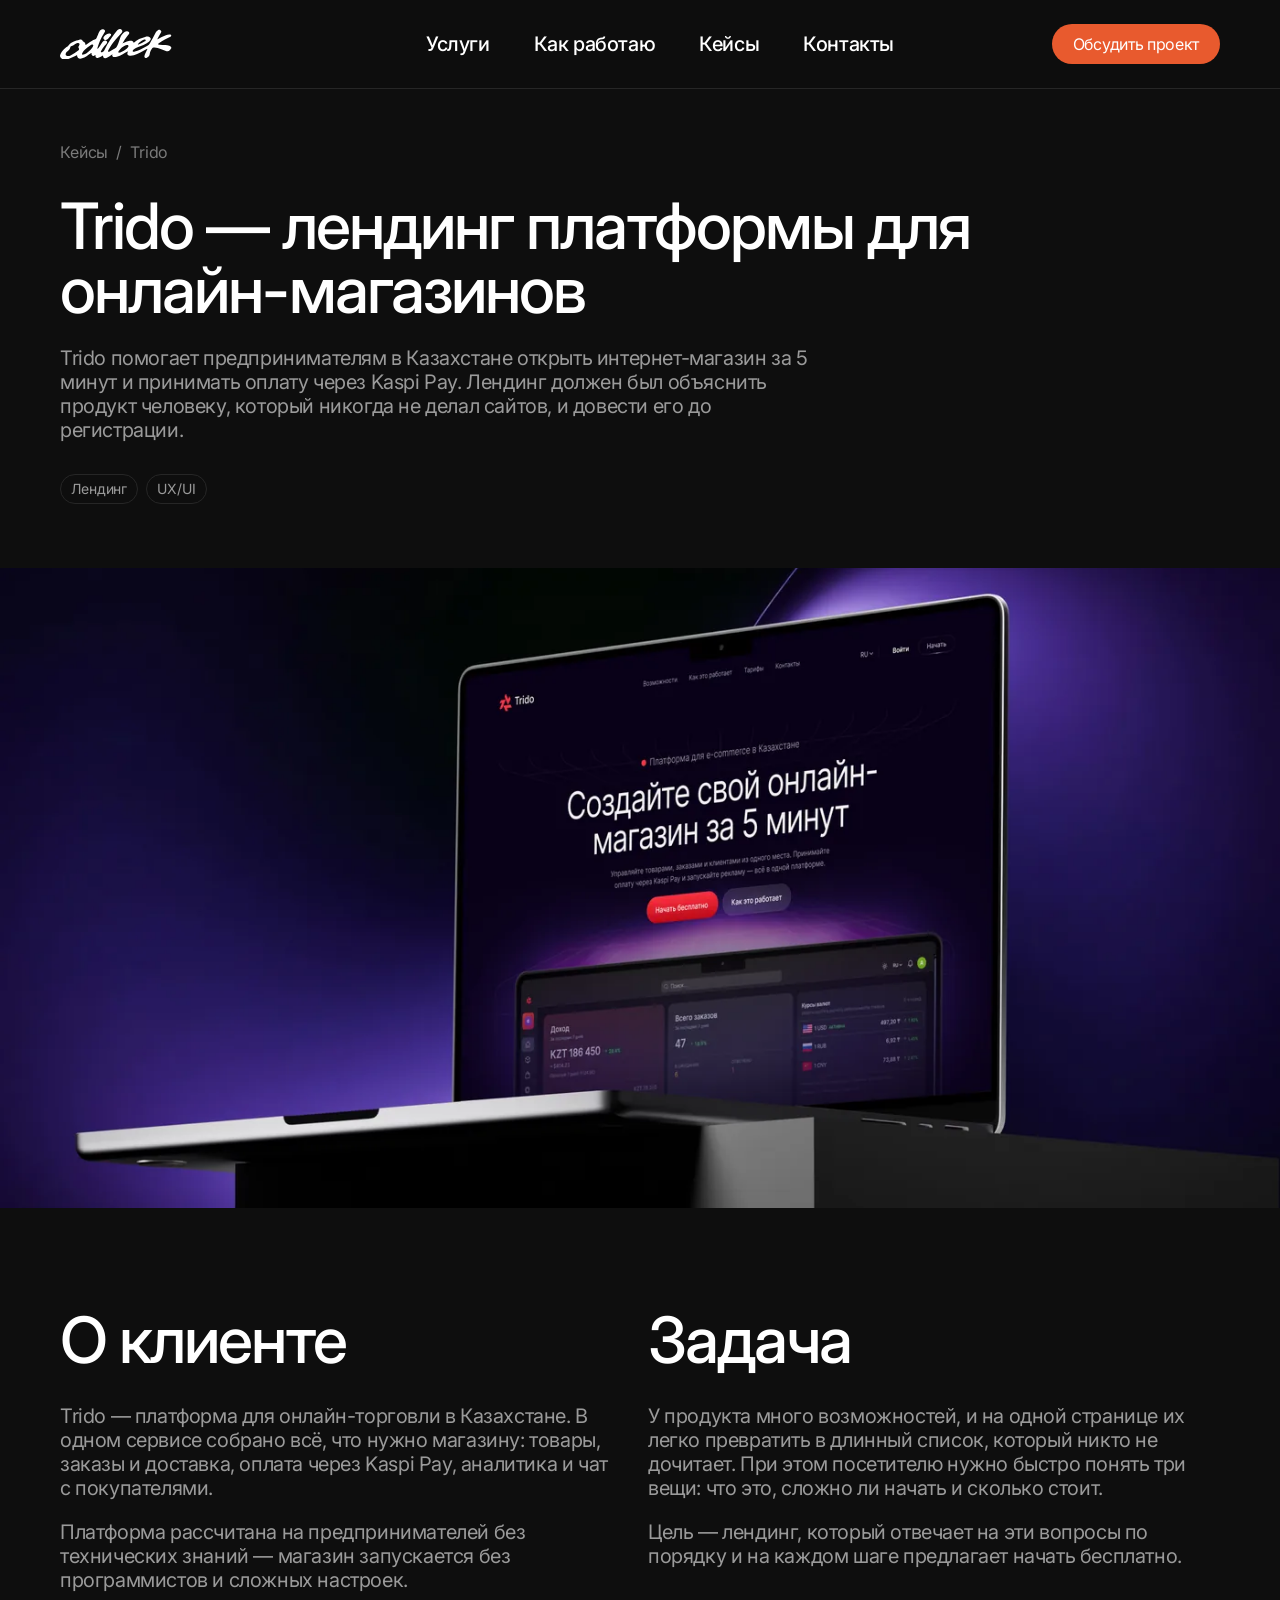
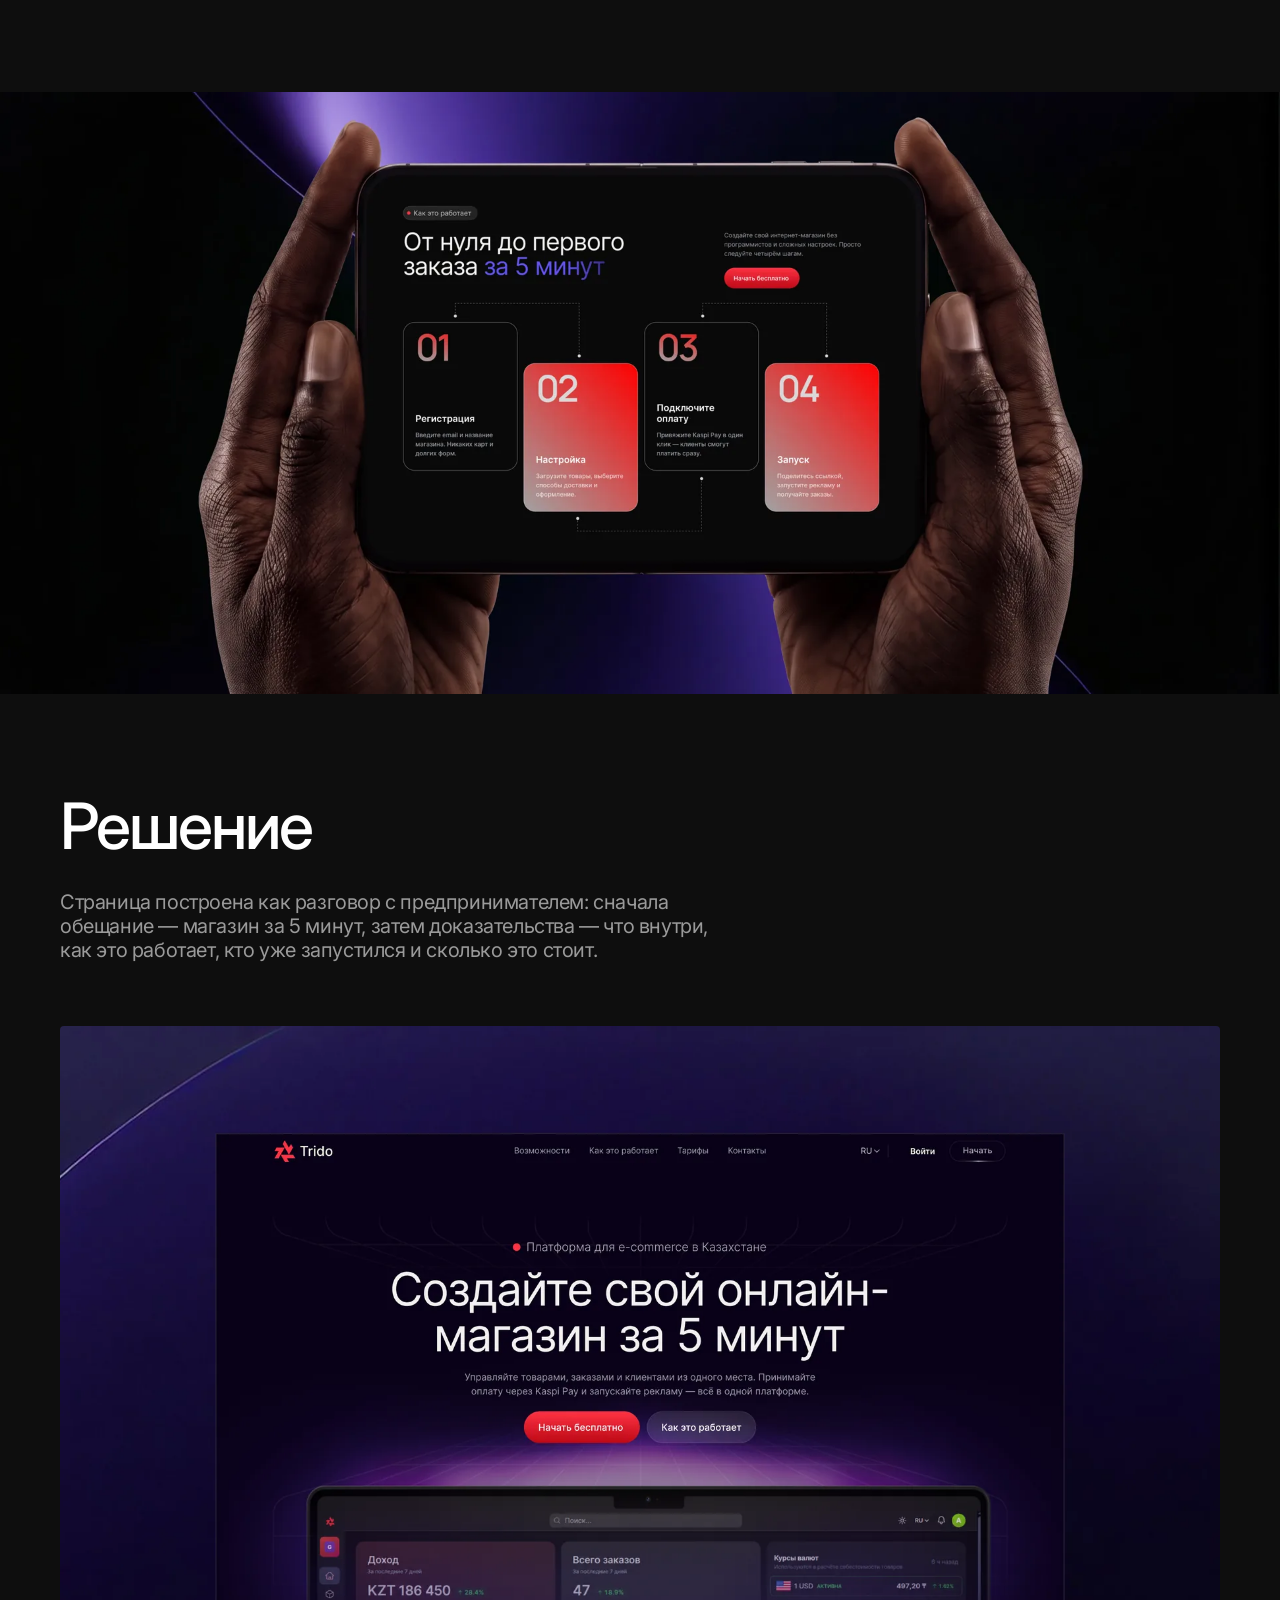
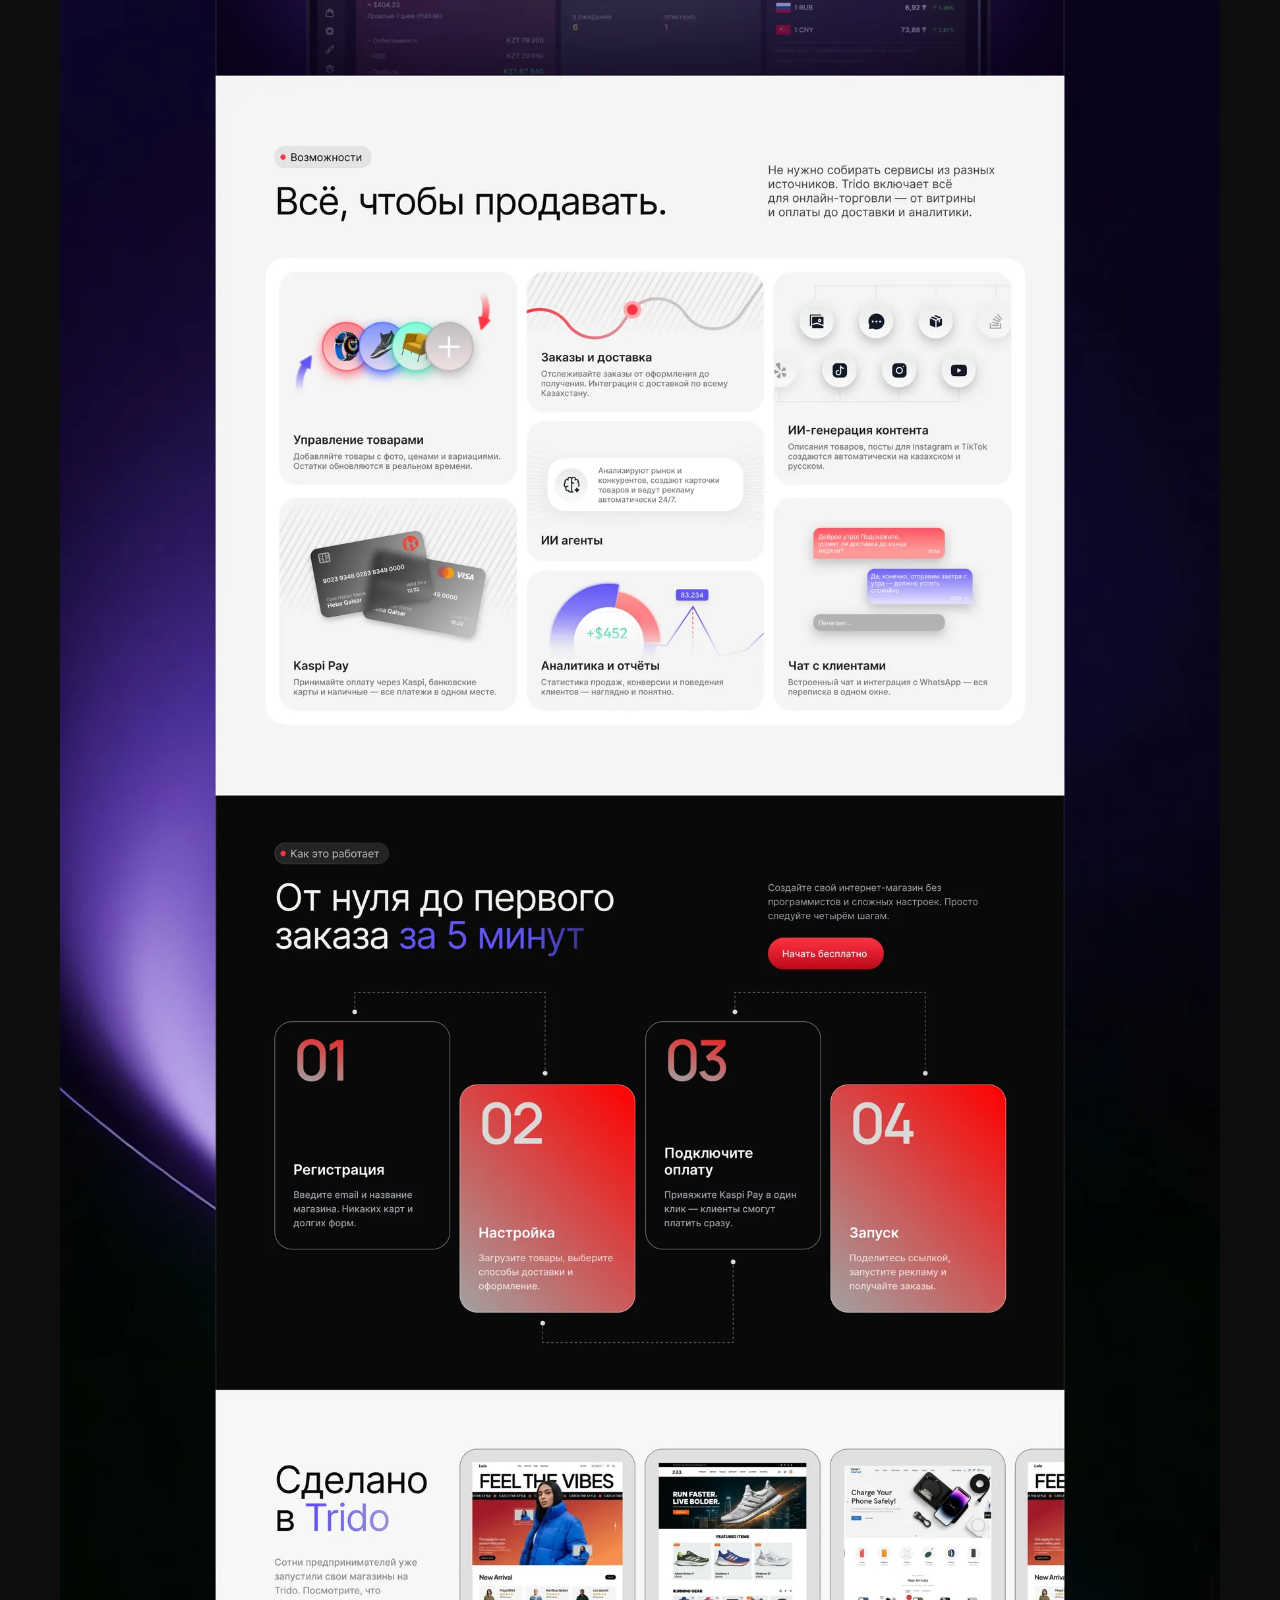
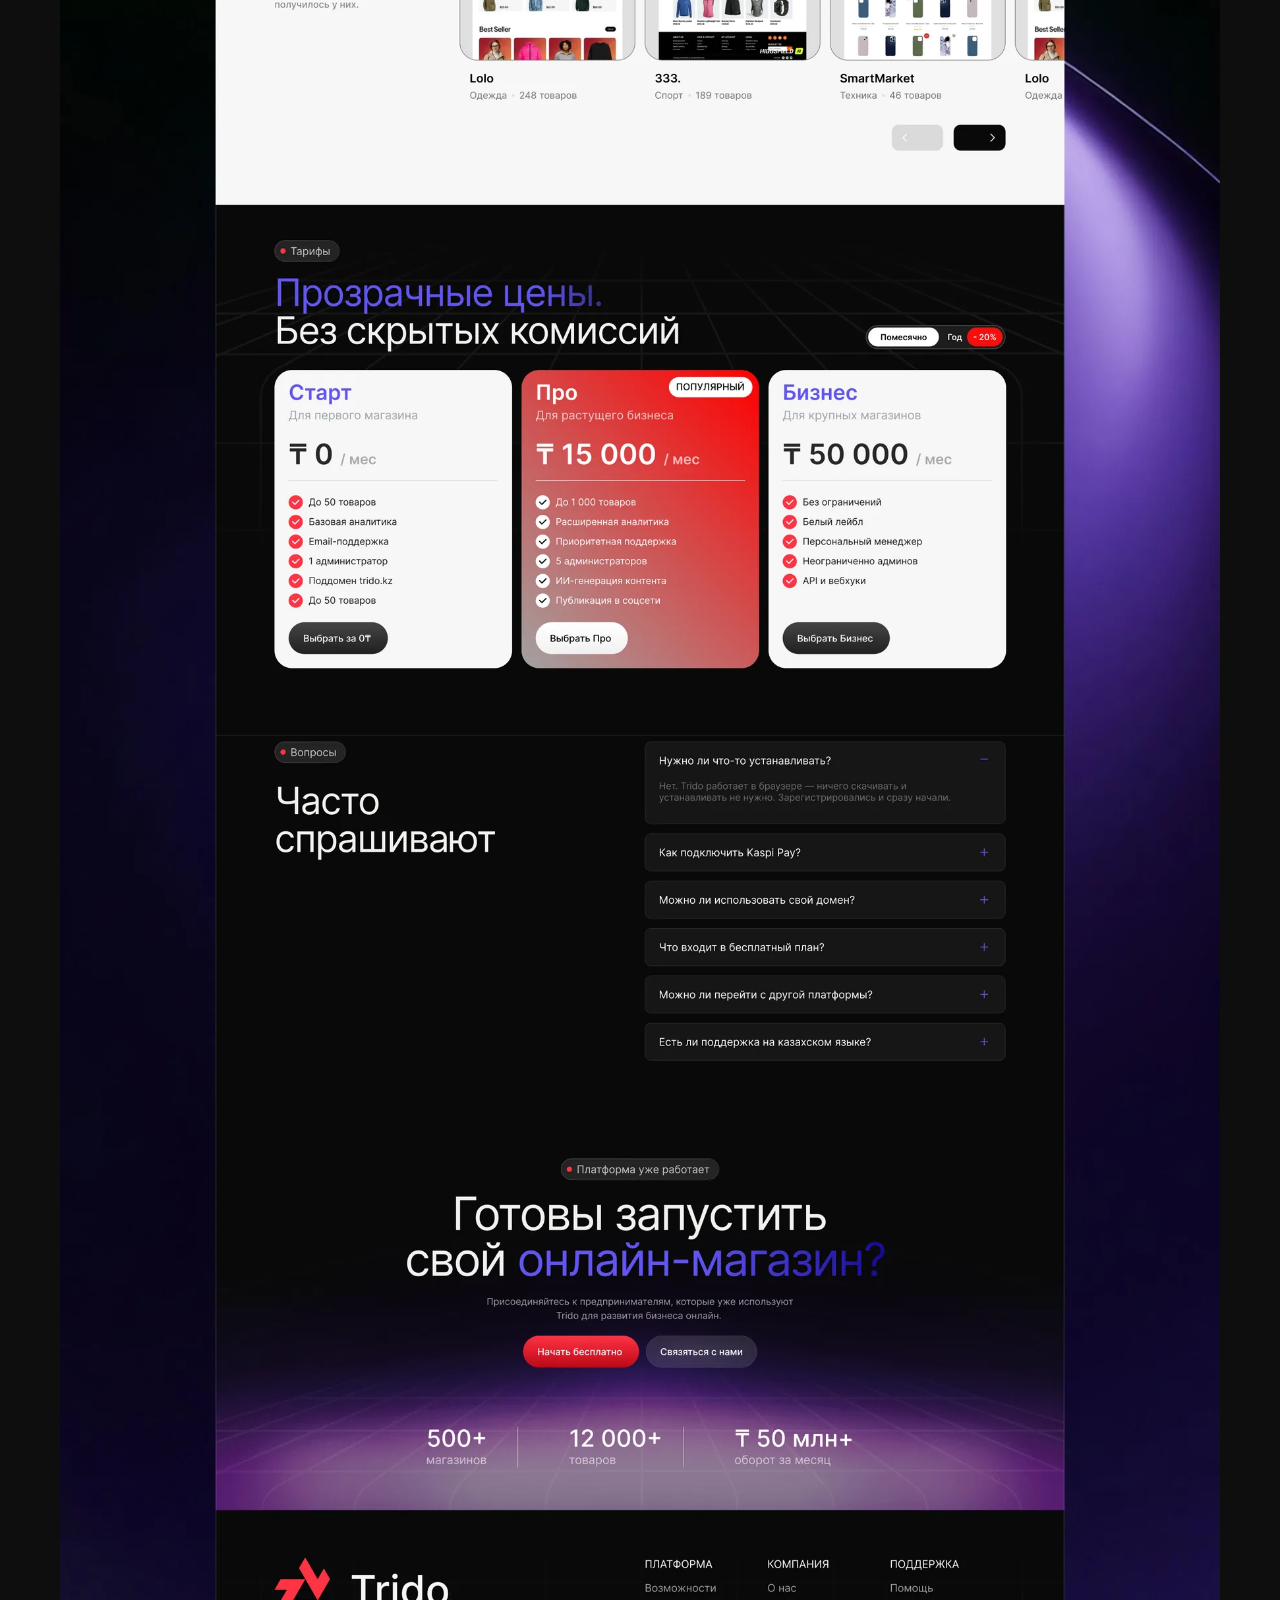
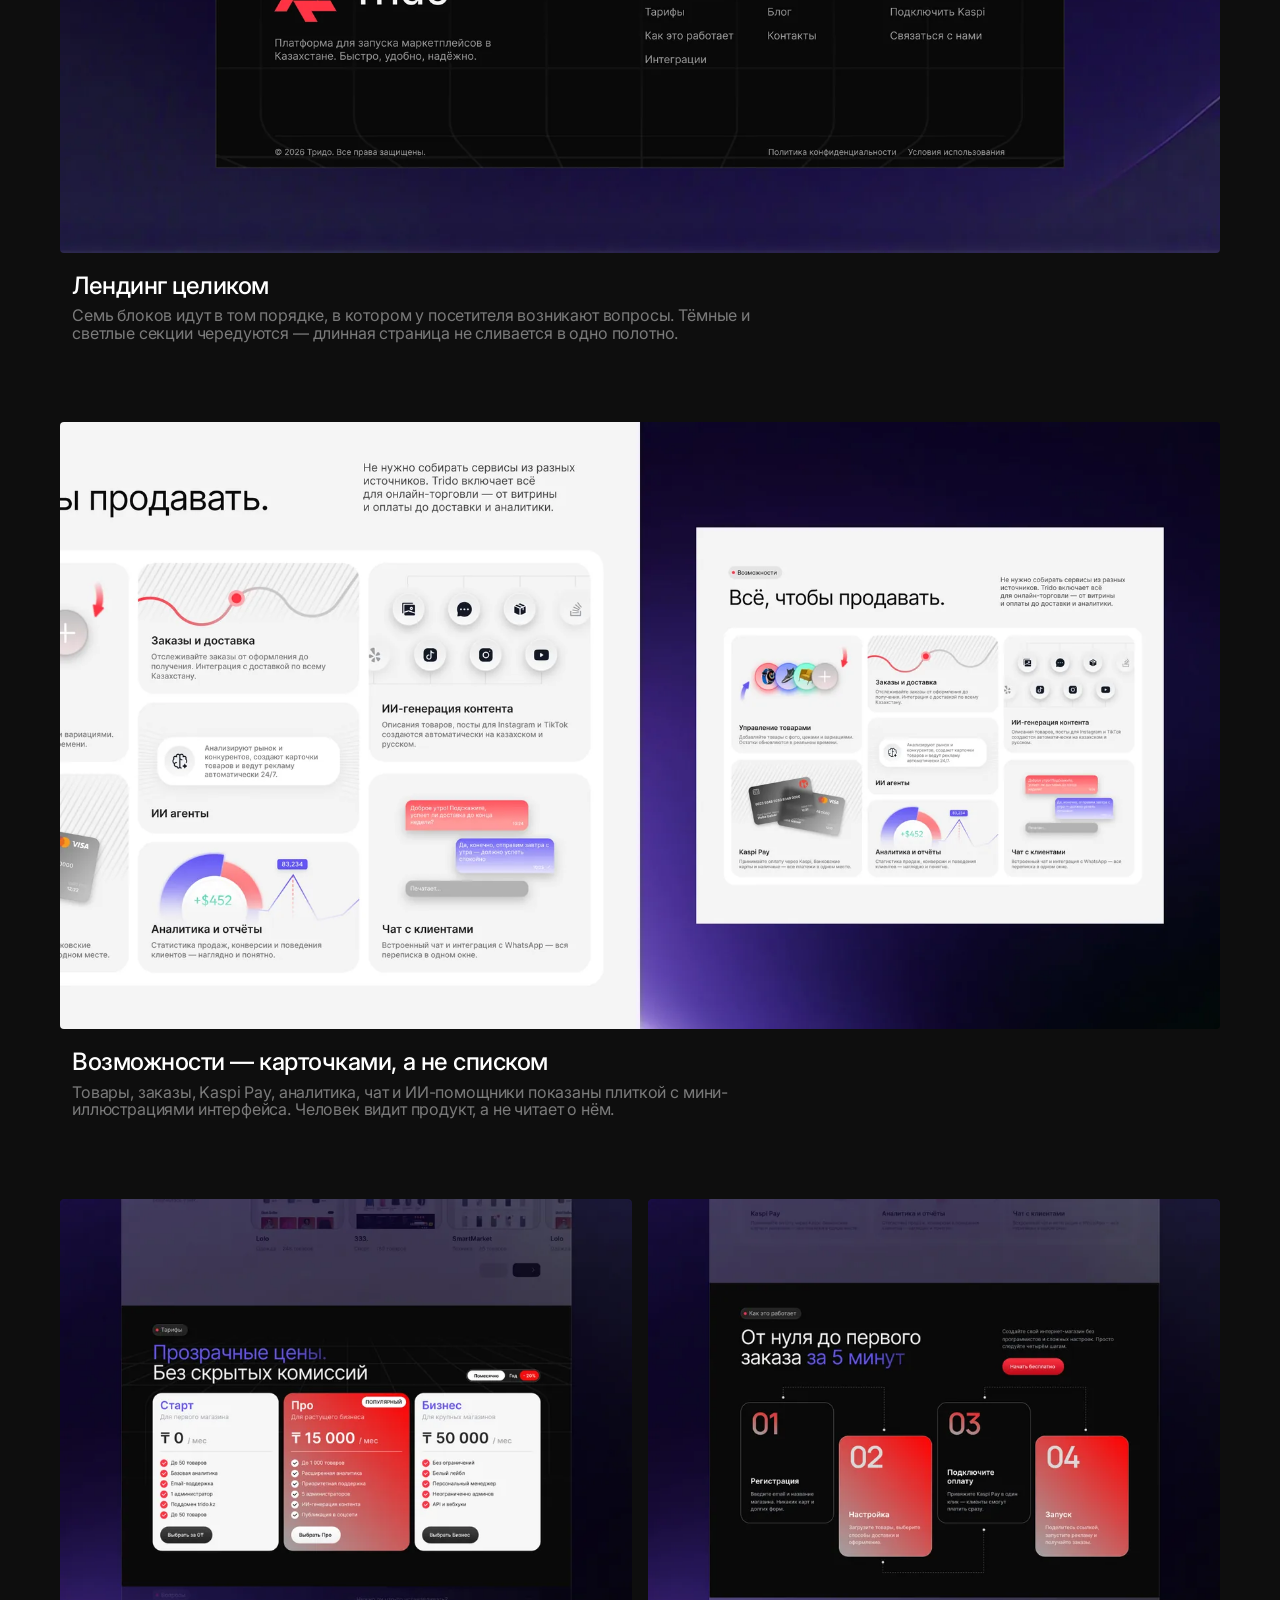
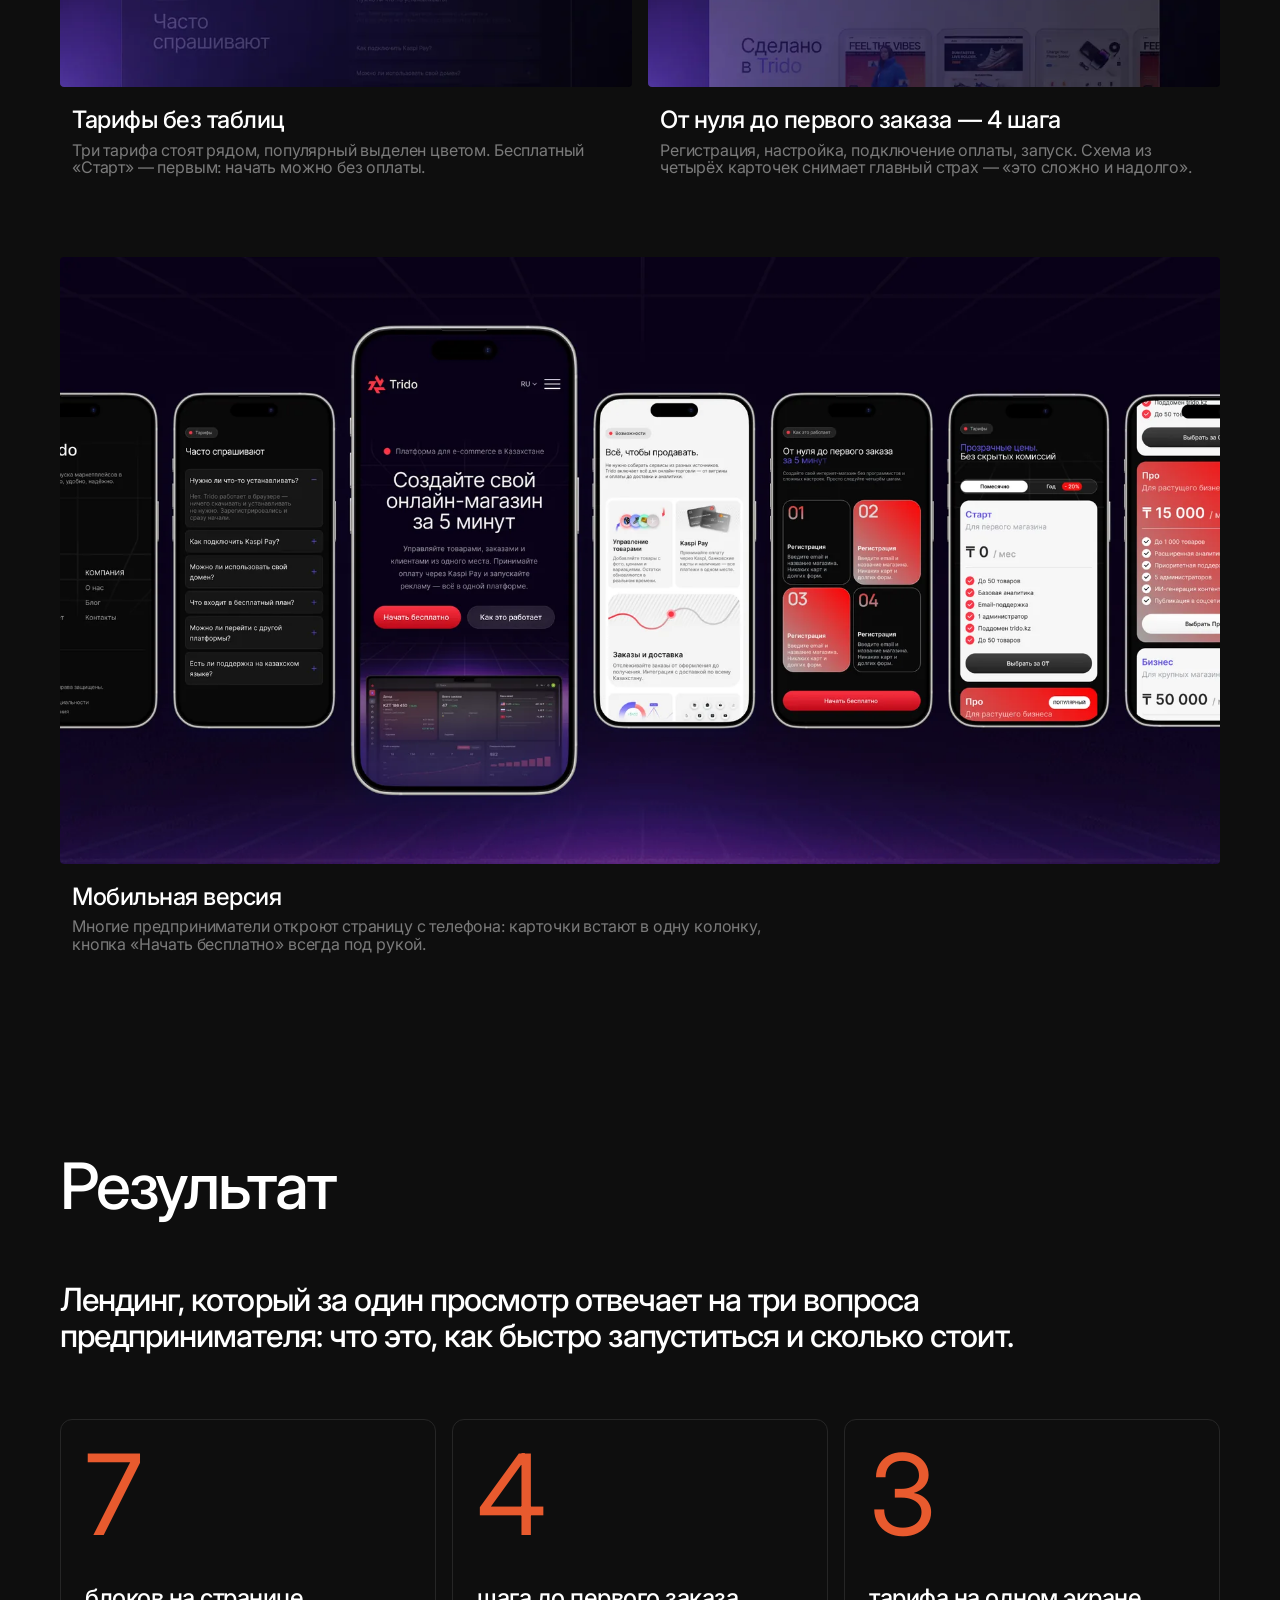
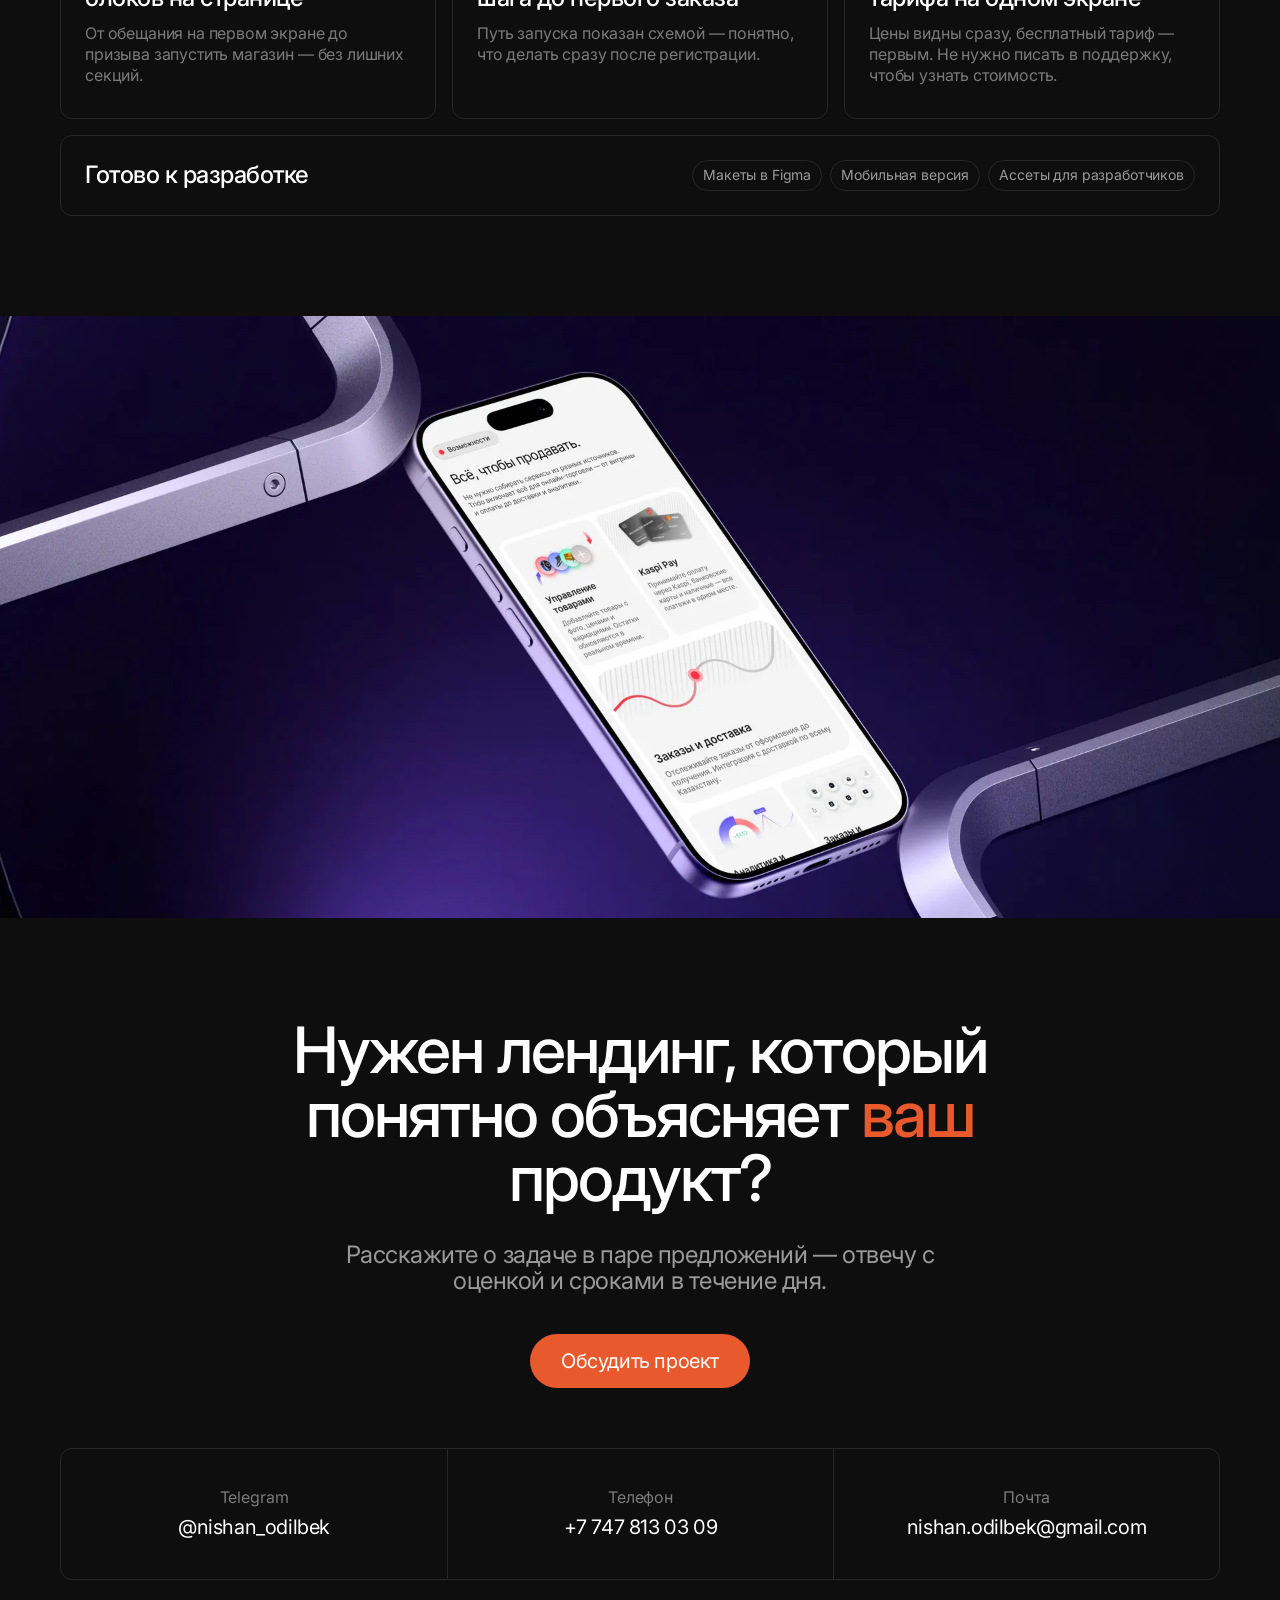
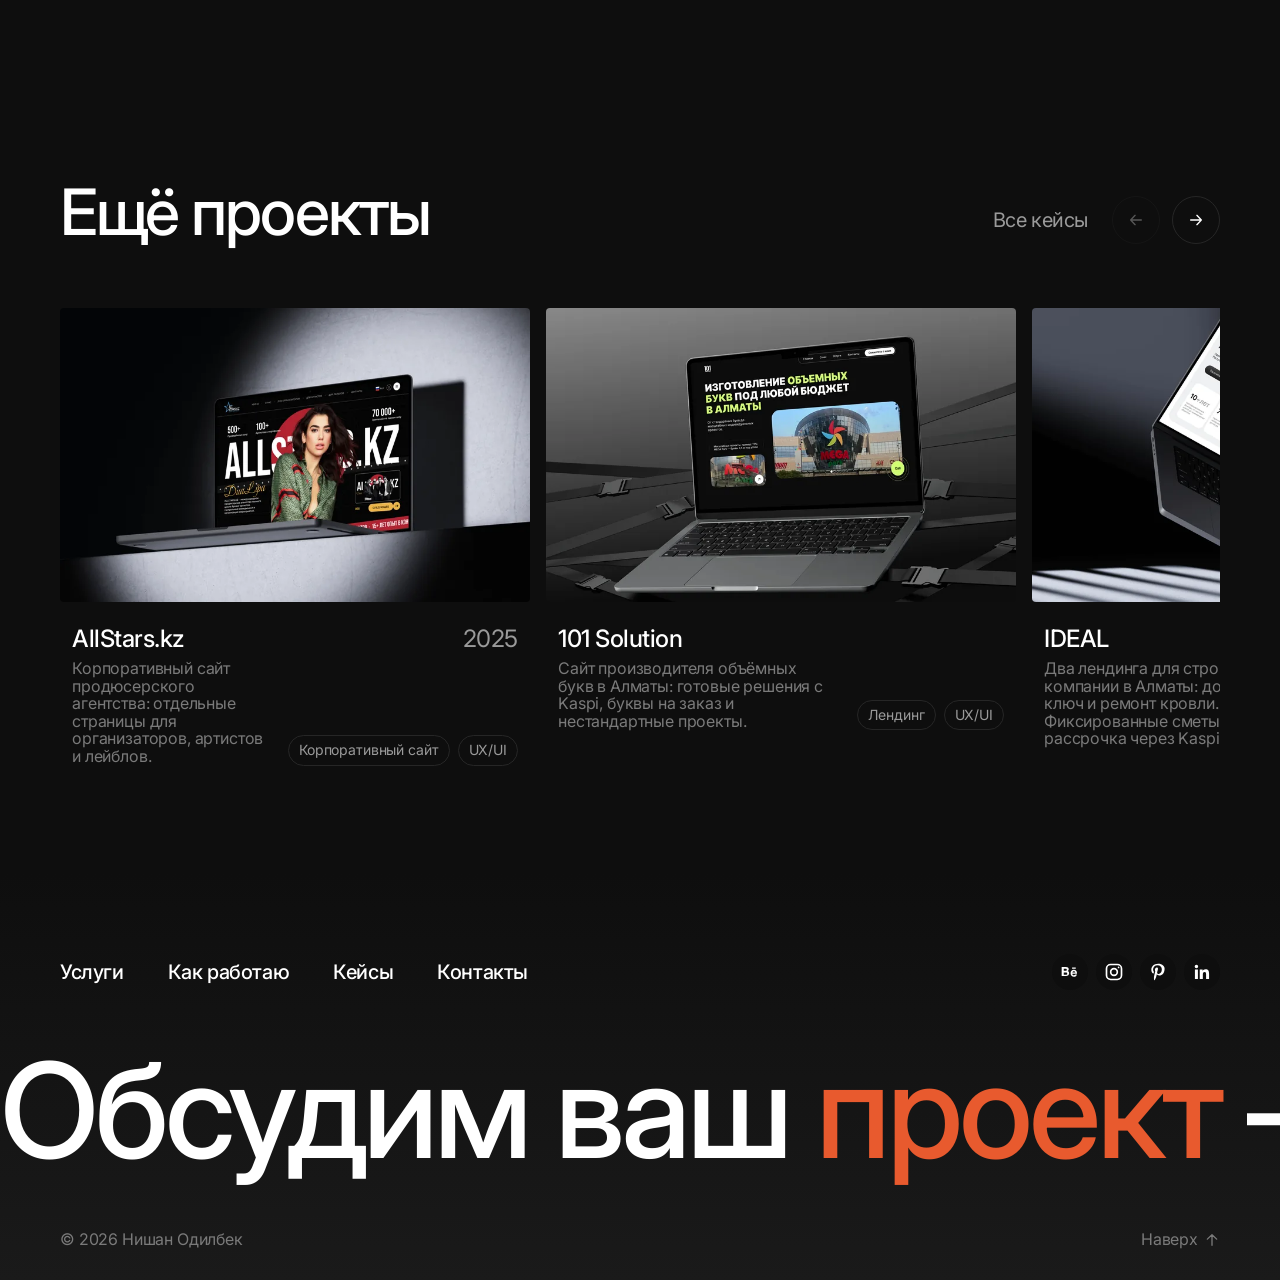
<file: cases/trido.html>
<!doctype html>
<html lang="ru">
<head>
  <meta charset="utf-8">
  <meta name="viewport" content="width=device-width, initial-scale=1">
  <title>Trido — лендинг платформы для онлайн-магазинов | Кейс Нишана Одилбека</title>
  <meta name="description" content="Кейс: лендинг Trido — платформы для онлайн-магазинов в Казахстане. Запуск магазина за 5 минут, оплата через Kaspi Pay, три тарифа.">
  <meta name="theme-color" content="#0E0E0E">
  <link rel="icon" href="../favicon.svg" type="image/svg+xml">

  <meta property="og:type" content="article">
  <meta property="og:locale" content="ru_RU">
  <meta property="og:title" content="Trido — лендинг платформы для онлайн-магазинов">
  <meta property="og:description" content="Лендинг, который объясняет сложный продукт за один просмотр: что это, как запуститься и сколько стоит.">

  <link rel="preconnect" href="https://fonts.googleapis.com">
  <link rel="preconnect" href="https://fonts.gstatic.com" crossorigin>
  <link rel="stylesheet" href="https://fonts.googleapis.com/css2?family=Inter:wght@400;500&display=swap">
  <link rel="stylesheet" href="../css/styles.css?v=11">
  <script>document.documentElement.classList.add('js');</script>
</head>
<body class="page-case">

<svg width="0" height="0" style="position:absolute" aria-hidden="true">
  <symbol id="logo" viewBox="0 0 164 45">
    <path fill="currentColor" d="M113.984 22.6043C114.019 22.6462 114.05 22.6882 114.081 22.7328C114.395 22.6984 114.722 22.7063 115.023 22.6228C118.389 21.6813 121.446 20.1015 124.286 18.093C124.668 17.8235 125.019 17.4573 125.272 17.0654C125.805 16.2467 125.458 15.5143 124.48 15.4961C123.786 15.4855 123.039 15.5876 122.403 15.8518C119.343 17.1202 116.767 19.0791 114.612 21.5845C114.356 21.8854 114.191 22.2618 113.984 22.6043ZM86.8455 34.6163C86.8455 34.6216 86.8455 34.6269 86.8455 34.6322C87.0341 34.6061 87.2276 34.6035 87.4079 34.5509C87.9362 34.3967 88.4722 34.258 88.9798 34.0464C92.1077 32.736 95.0104 31.0439 97.6156 28.8628C98.5518 28.0781 99.4645 27.2546 100.021 26.1351C100.767 24.6339 100.032 23.4335 98.353 23.3942C98.209 23.3889 98.0521 23.3734 97.9187 23.4127C97.0634 23.6765 96.1612 23.8545 95.3664 24.2415C91.8957 25.931 89.0607 28.4289 86.6259 31.389C86.1708 31.9434 85.7918 32.5844 85.4988 33.2383C85.1613 33.9942 85.6217 34.6008 86.4532 34.6322C86.5839 34.6375 86.7147 34.6216 86.8455 34.6163ZM47.1001 22.8163C46.114 22.921 45.1465 23.449 44.2125 24.0427C41.3046 25.8943 38.7024 28.1227 36.2903 30.573C35.0461 31.8391 33.8434 33.1491 32.925 34.6791C32.6378 35.1579 32.3978 35.6912 32.2689 36.2328C32.1026 36.9282 32.5263 37.4906 33.2372 37.5587C33.6877 37.6006 34.1711 37.5613 34.6069 37.4385C36.1474 37.0095 37.5145 36.209 38.8434 35.3408C41.9361 33.3192 44.6615 30.8999 46.8472 27.9031C47.585 26.8936 48.2736 25.8448 48.6308 24.6286C48.9611 23.5015 48.3821 22.7588 47.1001 22.8163ZM11.9555 39.5856C11.9631 39.549 11.9706 39.5123 11.9782 39.4756C13.1604 39.3815 14.3052 39.1279 15.3949 38.6517C17.5454 37.7129 19.5644 36.5284 21.5097 35.2286C23.2491 34.0672 24.9778 32.8773 26.6185 31.5829C27.9806 30.5076 28.249 29.4172 27.3385 27.9685C26.8184 27.1419 26.823 26.2919 27.2678 25.4393C27.5898 24.8221 27.9307 24.2128 28.2539 23.5956C29.1058 21.9663 28.1073 20.9201 26.8838 20.6245C26.4571 20.5225 25.9843 20.4991 25.5493 20.5618C24.1456 20.7553 22.9346 21.43 21.8008 22.2358C20.0448 23.483 18.2828 24.7125 16.2233 25.4291C15.7101 25.6067 15.3771 25.9835 15.1945 26.4881C15.0857 26.7889 14.987 27.0947 14.9152 27.4035C14.5237 29.1009 13.6279 30.466 12.2703 31.5489C11.4861 32.171 10.6905 32.7908 9.96482 33.4787C9.09969 34.3026 8.43413 35.2728 8.22663 36.4891C8.01952 37.7027 8.55052 38.7224 9.71386 39.1226C10.4293 39.3683 11.2064 39.4363 11.9555 39.5856ZM62.926 38.8063C61.6002 39.5697 60.3057 40.3491 58.9795 41.071C57.7897 41.7169 56.5613 42.2872 55.1939 42.4675C53.1534 42.7396 51.7659 41.4425 51.9046 39.3868C51.9299 39.0127 51.9575 38.6362 51.9874 38.2205C51.4688 38.4896 51.0108 38.7723 50.5202 38.9737C50.0538 39.1646 49.5624 39.3422 49.0666 39.4076C47.317 39.6378 46.0327 38.3013 46.1461 36.4131C46.1767 35.9059 46.2342 35.4009 46.2864 34.8125C46.06 34.9618 45.874 35.0767 45.6926 35.1995C43.4294 36.7321 41.1832 38.2885 38.8997 39.7893C36.864 41.1258 34.7278 42.2899 32.3736 42.9672C31.5557 43.2026 30.6955 43.3621 29.847 43.4063C26.9972 43.5583 24.8644 41.3798 24.999 38.5236C25.0024 38.4555 25.0096 38.3875 25.0198 38.2594C24.1048 38.7224 23.2434 39.1668 22.3756 39.5985C19.0795 41.2331 15.7777 42.8572 12.2526 43.9581C9.9346 44.6827 7.57693 45.0516 5.15539 44.536C3.25014 44.1282 1.62042 43.2861 0.598435 41.5366C-0.0614689 40.4043 -0.137445 39.1982 0.18457 37.951C0.681954 36.0287 1.67445 34.3574 2.86349 32.7988C4.64704 30.4634 6.65509 28.3503 9.10687 26.6975C9.8896 26.1691 10.7007 25.6827 11.4929 25.1698C12.1248 24.7593 12.6415 24.2336 13.0145 23.5748C13.866 22.071 15.1537 21.0248 16.596 20.1381C18.9177 18.7129 21.4731 17.8107 24.0167 16.8979C25.4756 16.3775 26.9794 15.972 28.4792 15.5744C28.9886 15.4387 29.5499 15.4436 30.0828 15.47C31.5266 15.5403 32.5716 16.2728 33.2599 17.5253C33.4163 17.8133 33.5819 18.0458 33.9126 18.1792C36.1516 19.0893 37.1486 20.8834 37.4094 23.1852C37.4158 23.2426 37.4219 23.2974 37.4309 23.3549C37.4328 23.3681 37.4453 23.3787 37.4797 23.4282C37.7276 23.2634 37.9805 23.1013 38.2273 22.9312C41.6451 20.5565 45.1343 18.2945 48.7838 16.291C49.4566 15.9198 50.1486 15.543 50.8781 15.3287C52.1397 14.9545 52.9803 14.131 53.5237 13.0194C54.2634 11.505 54.9241 9.95156 55.5692 8.39553C56.2363 6.78432 56.7326 5.10018 57.7164 3.63297C58.8045 2.01156 60.2116 0.824414 62.2068 0.541706C63.5198 0.358777 64.6994 0.680414 65.5702 1.7606C66.1768 2.51386 66.2294 3.32986 65.7297 4.15077C65.3268 4.80992 64.885 5.44298 64.4534 6.08097C62.0632 9.61179 60.1931 13.417 58.5717 17.353C57.0912 20.9462 55.7809 24.5998 54.6731 28.3242C54.6123 28.5279 54.562 28.7373 54.489 29.0094C55.2763 28.7373 55.8988 28.3242 56.3402 27.7304C57.2246 26.5455 58.0645 25.3191 58.8854 24.0873C60.0128 22.3926 61.0771 20.6559 62.2253 18.9744C63.0648 17.748 64.2443 16.966 65.7376 16.7487C67.2022 16.5344 68.6014 17.455 68.9623 18.8202C69.1974 19.7016 68.8523 20.4284 68.3213 21.0743C67.3356 22.2773 66.3049 23.4463 65.3113 24.6444C63.3837 26.9639 61.6811 29.4433 60.1538 32.0455C59.9448 32.4038 59.7928 32.812 59.6938 33.2145C59.5604 33.7587 59.8635 34.1272 60.4259 34.1537C61.3152 34.1979 62.0552 33.7561 62.7718 33.3245C63.7107 32.7621 64.4405 31.988 64.9163 30.9785C67.401 25.7193 70.4008 20.758 73.6202 15.9277C75.4744 13.1422 77.3389 10.3624 79.3031 7.65779C80.7389 5.68602 82.3002 3.8004 83.8982 1.95675C84.7924 0.923435 85.9667 0.196634 87.3765 0.0292013C88.8358 -0.146168 89.9473 0.476317 90.7399 1.68198C91.5139 2.86157 91.4826 4.08539 90.6586 5.18636C89.8687 6.24046 88.9824 7.23184 88.0538 8.16802C83.0508 13.2156 78.5237 18.6501 74.6112 24.5817C73.2434 26.6555 72.0377 28.834 70.7852 30.9785C70.5391 31.3996 70.3796 31.8834 70.2568 32.3569C70.0894 33.0002 70.4711 33.4526 71.125 33.3505C71.6768 33.2617 72.2497 33.1151 72.7362 32.8513C74.7813 31.7473 76.8029 30.5968 78.8246 29.4486C79.4807 29.0771 80.1191 28.6692 80.7623 28.269C81.615 27.7384 82.3002 27.0293 82.8547 26.1978C83.877 24.6626 84.6303 22.9913 85.266 21.2705C86.158 18.8591 87.0129 16.4323 87.8289 13.9922C88.9144 10.7517 90.6378 7.93519 93.1875 5.64669C94.4536 4.50906 95.8317 3.53356 97.5812 3.29319C98.8602 3.11517 99.9797 3.46819 100.843 4.45956C101.596 5.32507 101.656 6.3531 100.971 7.30743C100.225 8.34831 99.4566 9.37369 98.6432 10.3594C95.9258 13.6498 93.737 17.2823 91.6787 21.0014C91.6394 21.0717 91.616 21.1503 91.5427 21.3204C92.3246 20.936 93.0125 20.575 93.7185 20.2534C96.4201 19.0239 99.1452 17.8549 102.082 17.2929C102.987 17.1202 103.902 17.0574 104.813 17.2589C106.4 17.604 107.454 18.5349 107.906 20.1147C107.928 20.1827 107.951 20.2507 107.985 20.3551C108.043 20.3188 108.092 20.3003 108.124 20.2662C110.388 17.9517 113.051 16.1968 115.941 14.7742C118.739 13.3958 121.626 12.2503 124.684 11.5809C126.441 11.1939 128.217 10.9822 130.003 11.3742C130.479 11.4789 130.958 11.6595 131.376 11.9052C132.846 12.7734 133.286 14.3687 132.535 15.9066C131.983 17.0416 131.154 17.9517 130.218 18.7703C127.843 20.8392 125.102 22.3038 122.196 23.449C119.058 24.6837 115.888 25.8316 112.732 27.0191C110.707 27.7826 108.848 28.8208 107.397 30.4634C107.038 30.8689 106.725 31.3501 106.507 31.8467C106.17 32.626 106.56 33.2984 107.412 33.3245C108.184 33.3505 108.981 33.267 109.732 33.0837C112.295 32.4616 114.733 31.465 117.131 30.3848C120.915 28.6851 124.595 26.7836 128.112 24.5817C129.645 23.6217 130.79 22.2826 131.711 20.7787C133.068 18.5587 134.347 16.2909 135.579 13.9975C137.153 11.0658 138.639 8.08676 140.174 5.13421C140.94 3.66171 141.903 2.36456 143.474 1.65855C144.672 1.11959 145.875 0.999409 147.076 1.67934C148.342 2.40123 148.737 3.82119 147.936 5.04009C145.941 8.0894 144.364 11.364 142.661 14.5754C142.58 14.7296 142.517 14.8918 142.392 15.1666C142.648 15.0411 142.821 14.9651 142.985 14.8763C146.932 12.7839 151.001 10.9584 155.121 9.23498C156.679 8.58377 158.272 8.00588 159.99 7.99265C160.576 7.98736 161.188 8.06332 161.745 8.23869C163.073 8.66502 163.343 9.88354 162.331 10.8382C161.936 11.2098 161.463 11.5261 160.976 11.7744C158.518 13.0323 155.989 14.1676 153.585 15.5196C150.585 17.209 147.68 19.0632 144.74 20.8574C144.434 21.0429 144.149 21.2863 143.906 21.5505C143.532 21.9508 143.6 22.4213 144.11 22.599C144.691 22.8004 145.313 22.9418 145.925 22.989C148.752 23.198 151.584 23.3496 154.414 23.5563C156.334 23.695 158.227 24.0114 160.042 24.6785C160.681 24.9113 161.311 25.2015 161.886 25.5598C163.053 26.2866 163.322 27.2727 162.744 28.5279C162.208 29.6946 161.316 30.5707 160.325 31.3474C159.582 31.9306 158.756 32.3516 157.825 32.5293C156.859 32.7179 155.952 32.485 155.058 32.132C152.531 31.1354 150.023 30.0869 147.466 29.1817C144.612 28.1696 141.691 27.3774 138.662 27.066C136.774 26.8698 135.307 27.5108 134.318 29.1764C133.387 30.7431 132.446 32.307 131.944 34.0698C131.666 35.04 131.496 36.0522 131.369 37.0564C131.057 39.4703 128.994 41.7929 126.627 42.3159C124.686 42.7449 123.305 41.4739 123.68 39.5149C123.86 38.5682 124.171 37.6241 124.564 36.7453C125.56 34.5169 126.64 32.3229 127.681 30.1157C127.856 29.7388 128.01 29.3518 128.225 28.8495C127.754 29.0903 127.393 29.2657 127.043 29.4539C123.904 31.1327 120.789 32.8588 117.622 34.4802C114.581 36.0393 111.466 37.4487 108.152 38.3509C106.162 38.8898 104.143 39.2613 102.074 39.0259C101.347 38.942 100.61 38.7458 99.9377 38.4582C98.8341 37.985 98.3397 36.991 98.6066 35.8167C98.8288 34.831 99.1716 33.8684 99.4721 32.8562C99.3126 32.9401 99.1297 33.0316 98.9517 33.1283C96.6034 34.4334 94.2677 35.7672 91.8983 37.0356C89.1393 38.516 86.3224 39.8706 83.2704 40.6499C81.9132 40.995 80.5348 41.2252 79.1224 41.0789C78.7773 41.0422 78.427 40.9924 78.0921 40.9035C76.761 40.5452 76.2118 39.6586 76.4862 38.3146C76.5674 37.9196 76.6903 37.5379 76.8184 37.0643C76.0731 37.5953 75.4143 38.1105 74.7106 38.5576C72.9452 39.6797 71.1824 40.8121 69.3728 41.8582C68.3137 42.4728 67.1447 42.8704 65.879 42.7944C64.4273 42.7083 63.4359 41.845 63.1615 40.4118C63.0595 39.8759 63.002 39.329 62.926 38.8063Z"/>
    <path fill="currentColor" d="M72.0143 6.47656C72.582 6.58126 73.1753 6.61525 73.709 6.80876C74.9487 7.25324 75.2624 8.38823 74.4543 9.42117C73.9339 10.0856 73.356 10.7028 72.8042 11.3412C71.9957 12.2747 71.193 13.2135 70.377 14.1444C69.5349 15.1044 68.4835 15.711 67.2283 15.9699C65.5543 16.3127 63.9461 15.3947 63.572 13.8595C63.3524 12.9441 63.6634 12.136 64.1684 11.3907C65.2614 9.77457 66.76 8.61841 68.4521 7.69243C69.5583 7.08846 70.7247 6.65193 72.0143 6.47656Z"/>
  </symbol>
  <symbol id="i-arrow-right" viewBox="0 0 24 24"><path d="M13.3333 19L20 12L13.3333 5M20 12L4 12" fill="none" stroke="currentColor" stroke-width="2" stroke-linecap="round" stroke-linejoin="round"/></symbol>
  <symbol id="i-arrow-up" viewBox="0 0 24 24"><path d="M19 10.6667L12 4L5 10.6667M12 4V20" fill="none" stroke="currentColor" stroke-width="2" stroke-linecap="round" stroke-linejoin="round"/></symbol>
</svg>

<header class="header is-dark" id="top">
  <div class="container header__inner">
    <a class="header__logo" href="../index.html" aria-label="Odilbek — на главную">
      <svg class="logo" width="164" height="45"><use href="#logo"/></svg>
    </a>
    <nav class="header__nav" aria-label="Основное меню">
      <a href="../index.html#services">Услуги</a>
      <a href="../index.html#process">Как работаю</a>
      <a href="../index.html#cases">Кейсы</a>
      <a href="#contacts">Контакты</a>
    </nav>
    <a class="btn btn--sm header__cta" href="https://t.me/nishan_odilbek" target="_blank" rel="noopener" data-goal="cta_header">
      <span class="only-desktop">Обсудить проект</span><span class="only-tablet">Написать</span>
    </a>
    <button class="burger" type="button" aria-label="Открыть меню" aria-expanded="false" aria-controls="menu">
      <span></span><span></span>
    </button>
  </div>
</header>

<div class="menu" id="menu" aria-hidden="true">
  <div class="container menu__top">
    <a class="header__logo" href="../index.html" aria-label="Odilbek — на главную" data-menu-close>
      <svg class="logo" width="164" height="45"><use href="#logo"/></svg>
    </a>
    <button class="menu__close" type="button" aria-label="Закрыть меню" data-menu-close>
      <span></span><span></span>
    </button>
  </div>
  <nav class="container menu__nav" aria-label="Мобильное меню">
    <a href="../index.html#services" data-menu-close><span class="menu__num">01</span>Услуги</a>
    <a href="../index.html#process" data-menu-close><span class="menu__num">02</span>Как работаю</a>
    <a href="../index.html#cases" data-menu-close><span class="menu__num">03</span>Кейсы</a>
    <a href="#contacts" data-menu-close><span class="menu__num">04</span>Контакты</a>
  </nav>
  <div class="container menu__bottom">
    <a class="btn btn--block" href="https://t.me/nishan_odilbek" target="_blank" rel="noopener" data-goal="cta_menu">Написать в Telegram</a>
    <div class="menu__contacts">
      <a href="tel:+77478130309" data-goal="phone_click">+7 747 813 03 09</a>
      <a href="mailto:nishan.odilbek@gmail.com" data-goal="email_click">nishan.odilbek@gmail.com</a>
    </div>
  </div>
</div>

<main class="dark">

  <!-- 1. Первый экран кейса -->
  <section class="case-hero">
    <div class="container">
      <nav class="crumbs body-ss" aria-label="Навигация">
        <a href="../index.html#cases">Кейсы</a><span aria-hidden="true">/</span><span>Trido</span>
      </nav>
      <h1 class="h2 case-hero__title" data-reveal>Trido — лендинг платформы для онлайн-магазинов</h1>
      <p class="body case-hero__lead" data-reveal>Trido помогает предпринимателям в Казахстане открыть интернет-магазин за 5 минут и принимать оплату через Kaspi Pay. Лендинг должен был объяснить продукт человеку, который никогда не делал сайтов, и довести его до регистрации.</p>
      <ul class="tags" data-reveal>
        <li>Лендинг</li>
        <li>UX/UI</li>
      </ul>
    </div>
  </section>

  <div class="ph case-cover">
    <img src="../assets/img/cases/trido-cover-2000.webp"
         srcset="../assets/img/cases/trido-cover-800.webp 800w, ../assets/img/cases/trido-cover-1400.webp 1400w, ../assets/img/cases/trido-cover-2000.webp 2000w"
         sizes="100vw" width="2000" height="1373" alt="Лендинг Trido на ноутбуке" fetchpriority="high" decoding="async">
  </div>

  <!-- 2–3. О клиенте и Задача -->
  <section class="section">
    <div class="container case-duo">
      <div class="case-duo__col" data-reveal>
        <h2 class="h2">О клиенте</h2>
        <p class="body">Trido — платформа для онлайн-торговли в Казахстане. В одном сервисе собрано всё, что нужно магазину: товары, заказы и доставка, оплата через Kaspi Pay, аналитика и чат с покупателями.</p>
        <p class="body">Платформа рассчитана на предпринимателей без технических знаний — магазин запускается без программистов и сложных настроек.</p>
      </div>
      <div class="case-duo__col" data-reveal>
        <h2 class="h2">Задача</h2>
        <p class="body">У продукта много возможностей, и на одной странице их легко превратить в длинный список, который никто не дочитает. При этом посетителю нужно быстро понять три вещи: что это, сложно ли начать и сколько стоит.</p>
        <p class="body">Цель — лендинг, который отвечает на эти вопросы по порядку и на каждом шаге предлагает начать бесплатно.</p>
      </div>
    </div>
  </section>

  <div class="case-bleed">
    <img src="../assets/img/cases/trido/7-1920.webp" srcset="../assets/img/cases/trido/7-960.webp 960w, ../assets/img/cases/trido/7-1920.webp 1920w, ../assets/img/cases/trido/7-2880.webp 2880w" sizes="100vw" width="2880" height="1354" alt="Блок «От нуля до первого заказа» на планшете" loading="lazy" decoding="async">
  </div>

  <!-- 5. Решение -->
  <section class="section">
    <div class="container">
      <div class="case-split">
        <h2 class="h2" data-reveal>Решение</h2>
        <div class="case-split__body" data-reveal>
          <p class="body">Страница построена как разговор с предпринимателем: сначала обещание — магазин за 5 минут, затем доказательства — что внутри, как это работает, кто уже запустился и сколько это стоит.</p>
        </div>
      </div>

      <figure class="case-figure" data-reveal>
        <div class="case-img"><img src="../assets/img/cases/trido/1-1760.webp" srcset="../assets/img/cases/trido/1-960.webp 960w, ../assets/img/cases/trido/1-1760.webp 1760w, ../assets/img/cases/trido/1-2640.webp 2640w" sizes="(min-width: 768px) 92vw, 100vw" width="2640" height="9164" alt="Лендинг Trido целиком" loading="lazy" decoding="async"></div>
        <figcaption>
          <h3 class="h4">Лендинг целиком</h3>
          <p class="body-ss">Семь блоков идут в том порядке, в котором у посетителя возникают вопросы. Тёмные и светлые секции чередуются — длинная страница не сливается в одно полотно.</p>
        </figcaption>
      </figure>

      <figure class="case-figure" data-reveal>
        <div class="case-img"><img src="../assets/img/cases/trido/2-1760.webp" srcset="../assets/img/cases/trido/2-960.webp 960w, ../assets/img/cases/trido/2-1760.webp 1760w, ../assets/img/cases/trido/2-2640.webp 2640w" sizes="(min-width: 768px) 92vw, 100vw" width="2640" height="1382" alt="Блок возможностей платформы" loading="lazy" decoding="async"></div>
        <figcaption>
          <h3 class="h4">Возможности — карточками, а не списком</h3>
          <p class="body-ss">Товары, заказы, Kaspi Pay, аналитика, чат и ИИ-помощники показаны плиткой с мини-иллюстрациями интерфейса. Человек видит продукт, а не читает о нём.</p>
        </figcaption>
      </figure>

      <div class="case-pair">
        <figure class="case-figure" data-reveal>
          <div class="case-img"><img src="../assets/img/cases/trido/3-1304.webp" srcset="../assets/img/cases/trido/3-800.webp 800w, ../assets/img/cases/trido/3-1304.webp 1304w" sizes="(min-width: 768px) 46vw, 100vw" width="1304" height="1114" alt="Блок тарифов" loading="lazy" decoding="async"></div>
          <figcaption>
            <h3 class="h4">Тарифы без таблиц</h3>
            <p class="body-ss">Три тарифа стоят рядом, популярный выделен цветом. Бесплатный «Старт» — первым: начать можно без оплаты.</p>
          </figcaption>
        </figure>
        <figure class="case-figure" data-reveal>
          <div class="case-img"><img src="../assets/img/cases/trido/4-1304.webp" srcset="../assets/img/cases/trido/4-800.webp 800w, ../assets/img/cases/trido/4-1304.webp 1304w" sizes="(min-width: 768px) 46vw, 100vw" width="1304" height="1114" alt="Четыре шага запуска магазина" loading="lazy" decoding="async"></div>
          <figcaption>
            <h3 class="h4">От нуля до первого заказа — 4 шага</h3>
            <p class="body-ss">Регистрация, настройка, подключение оплаты, запуск. Схема из четырёх карточек снимает главный страх — «это сложно и надолго».</p>
          </figcaption>
        </figure>
      </div>

      <figure class="case-figure" data-reveal>
        <div class="case-img"><img src="../assets/img/cases/trido/5-1760.webp" srcset="../assets/img/cases/trido/5-960.webp 960w, ../assets/img/cases/trido/5-1760.webp 1760w, ../assets/img/cases/trido/5-2640.webp 2640w" sizes="(min-width: 768px) 92vw, 100vw" width="2640" height="1382" alt="Мобильная версия лендинга" loading="lazy" decoding="async"></div>
        <figcaption>
          <h3 class="h4">Мобильная версия</h3>
          <p class="body-ss">Многие предприниматели откроют страницу с телефона: карточки встают в одну колонку, кнопка «Начать бесплатно» всегда под рукой.</p>
        </figcaption>
      </figure>
    </div>
  </section>

  <!-- 6. Результат -->
  <section class="section">
    <div class="container">
      <h2 class="h2 section__title" data-reveal>Результат</h2>
      <p class="result__lead" data-reveal>Лендинг, который за один просмотр отвечает на три вопроса предпринимателя: что это, как быстро запуститься и сколько стоит.</p>
      <ul class="result__stats">
        <li class="card result__stat" data-reveal>
          <span class="result__num">7</span>
          <h3 class="h4">блоков на странице</h3>
          <p class="body-ss">От обещания на первом экране до призыва запустить магазин — без лишних секций.</p>
        </li>
        <li class="card result__stat" data-reveal>
          <span class="result__num">4</span>
          <h3 class="h4">шага до первого заказа</h3>
          <p class="body-ss">Путь запуска показан схемой — понятно, что делать сразу после регистрации.</p>
        </li>
        <li class="card result__stat" data-reveal>
          <span class="result__num">3</span>
          <h3 class="h4">тарифа на одном экране</h3>
          <p class="body-ss">Цены видны сразу, бесплатный тариф — первым. Не нужно писать в поддержку, чтобы узнать стоимость.</p>
        </li>
      </ul>
      <div class="card result__handoff" data-reveal>
        <h3 class="h4">Готово к разработке</h3>
        <ul class="tags">
          <li>Макеты в Figma</li>
          <li>Мобильная версия</li>
          <li>Ассеты для разработчиков</li>
        </ul>
      </div>
    </div>
  </section>

  <!-- Финальный визуал -->
  <div class="case-bleed">
    <img src="../assets/img/cases/trido/6-1920.webp" srcset="../assets/img/cases/trido/6-960.webp 960w, ../assets/img/cases/trido/6-1920.webp 1920w, ../assets/img/cases/trido/6-2880.webp 2880w" sizes="100vw" width="2880" height="1354" alt="Мобильная версия Trido на телефоне" loading="lazy" decoding="async">
  </div>

  <!-- 8. Призыв -->
  <section class="section cta" id="contacts">
    <div class="container">
      <h2 class="h2 cta__title" data-reveal>Нужен лендинг, который понятно объясняет <span class="accent">ваш</span> продукт?</h2>
      <p class="lead cta__text" data-reveal>Расскажите о задаче в паре предложений — отвечу с оценкой и сроками в течение дня.</p>
      <div class="cta__action" data-reveal>
        <a class="btn" href="https://t.me/nishan_odilbek" target="_blank" rel="noopener" data-goal="cta_case_trido">Обсудить проект</a>
      </div>
      <div class="contacts" data-reveal>
        <a class="contacts__item contacts__item--tg" href="https://t.me/nishan_odilbek" target="_blank" rel="noopener" data-goal="telegram_click">
          <span class="body-ss contacts__label">Telegram</span>
          <span class="body contacts__value">@nishan_odilbek</span>
        </a>
        <a class="contacts__item contacts__item--phone" href="tel:+77478130309" data-goal="phone_click">
          <span class="body-ss contacts__label">Телефон</span>
          <span class="body contacts__value">+7 747 813 03 09</span>
        </a>
        <a class="contacts__item contacts__item--mail" href="mailto:nishan.odilbek@gmail.com" data-goal="email_click">
          <span class="body-ss contacts__label">Почта</span>
          <span class="body contacts__value">nishan.odilbek@gmail.com</span>
        </a>
      </div>
    </div>
  </section>

  <!-- 9. Ещё проекты -->
  <section class="section more">
    <div class="container">
      <div class="more__head">
        <h2 class="h2" data-reveal>Ещё проекты</h2>
        <div class="more__nav">
          <a class="body more__all" href="../index.html#cases">Все кейсы</a>
          <button class="more__btn" type="button" data-dir="-1" aria-label="Предыдущие проекты"><svg class="icon" width="20" height="20" aria-hidden="true" style="transform:scaleX(-1)"><use href="#i-arrow-right"/></svg></button>
          <button class="more__btn" type="button" data-dir="1" aria-label="Следующие проекты"><svg class="icon" width="20" height="20" aria-hidden="true"><use href="#i-arrow-right"/></svg></button>
        </div>
      </div>
      <div class="more__track">
        <a class="case" href="allstars.html">
          <div class="case__media">
            <img src="../assets/img/cases/allstars-cover-1400.webp"
                 srcset="../assets/img/cases/allstars-cover-800.webp 800w, ../assets/img/cases/allstars-cover-1400.webp 1400w"
                 sizes="(min-width: 1024px) 42vw, 85vw"
                 width="1400" height="1050" alt="Сайт AllStars.kz на ноутбуке" loading="lazy" decoding="async">
            <span class="case__cta">Смотреть кейс <svg class="icon" width="20" height="20" aria-hidden="true"><use href="#i-arrow-right"/></svg></span>
          </div>
          <div class="case__body">
            <div class="case__head"><h3 class="h4">AllStars.kz</h3><span class="h4 case__year">2025</span></div>
            <div class="case__foot">
              <p class="body-ss case__desc">Корпоративный сайт продюсерского агентства: отдельные страницы для организаторов, артистов и лейблов.</p>
              <ul class="tags"><li>Корпоративный сайт</li><li>UX/UI</li></ul>
            </div>
          </div>
        </a>
        <a class="case" href="101solution.html">
          <div class="case__media">
            <img src="../assets/img/cases/101solution-cover-1400.webp"
                 srcset="../assets/img/cases/101solution-cover-800.webp 800w, ../assets/img/cases/101solution-cover-1400.webp 1400w"
                 sizes="(min-width: 1024px) 42vw, 85vw"
                 width="1400" height="1050" alt="Сайт 101 Solution на ноутбуке" loading="lazy" decoding="async">
            <span class="case__cta">Смотреть кейс <svg class="icon" width="20" height="20" aria-hidden="true"><use href="#i-arrow-right"/></svg></span>
          </div>
          <div class="case__body">
            <div class="case__head"><h3 class="h4">101 Solution</h3></div>
            <div class="case__foot">
              <p class="body-ss case__desc">Сайт производителя объёмных букв в Алматы: готовые решения с Kaspi, буквы на заказ и нестандартные проекты.</p>
              <ul class="tags"><li>Лендинг</li><li>UX/UI</li></ul>
            </div>
          </div>
        </a>
        <a class="case" href="ideal.html">
          <div class="case__media">
            <img src="../assets/img/cases/ideal-cover-1400.webp"
                 srcset="../assets/img/cases/ideal-cover-800.webp 800w, ../assets/img/cases/ideal-cover-1400.webp 1400w"
                 sizes="(min-width: 1024px) 42vw, 85vw"
                 width="1400" height="1050" alt="Лендинг IDEAL на ноутбуке" loading="lazy" decoding="async">
            <span class="case__cta">Смотреть кейс <svg class="icon" width="20" height="20" aria-hidden="true"><use href="#i-arrow-right"/></svg></span>
          </div>
          <div class="case__body">
            <div class="case__head"><h3 class="h4">IDEAL</h3></div>
            <div class="case__foot">
              <p class="body-ss case__desc">Два лендинга для строительной компании в Алматы: дома под ключ и ремонт кровли. Фиксированные сметы и рассрочка через Kaspi.</p>
              <ul class="tags"><li>2 лендинга</li><li>UX/UI</li></ul>
            </div>
          </div>
        </a>
        <a class="case" href="khanskaya.html">
          <div class="case__media">
            <img src="../assets/img/cases/khanskaya-cover-1400.webp"
                 srcset="../assets/img/cases/khanskaya-cover-800.webp 800w, ../assets/img/cases/khanskaya-cover-1400.webp 1400w"
                 sizes="(min-width: 1024px) 42vw, 85vw"
                 width="1400" height="945" alt="Лендинг банного комплекса «Ханская» на ноутбуке" loading="lazy" decoding="async">
            <span class="case__cta">Смотреть кейс <svg class="icon" width="20" height="20" aria-hidden="true"><use href="#i-arrow-right"/></svg></span>
          </div>
          <div class="case__body">
            <div class="case__head"><h3 class="h4">Ханская баня</h3></div>
            <div class="case__foot">
              <p class="body-ss case__desc">Редизайн лендинга банного комплекса: парные, бассейн, SPA, цены и онлайн-бронь визита.</p>
              <ul class="tags"><li>Редизайн</li><li>UX/UI</li></ul>
            </div>
          </div>
        </a>
      </div>
    </div>
  </section>

</main>

<footer class="footer">
  <div class="container footer__top">
    <nav class="footer__nav" aria-label="Навигация в подвале">
      <a href="../index.html#services">Услуги</a>
      <a href="../index.html#process">Как работаю</a>
      <a href="../index.html#cases">Кейсы</a>
      <a href="#contacts">Контакты</a>
    </nav>
    <!-- TODO: вставить ссылки на соцсети -->
    <div class="socials">
      <a class="social" href="#" aria-label="Behance" target="_blank" rel="noopener">
        <svg viewBox="0 0 24 24" width="20" height="20" aria-hidden="true"><path fill="currentColor" d="M2 6h5.2c2 0 3.3 1 3.3 2.7 0 1-.5 1.8-1.4 2.2 1.2.4 1.9 1.3 1.9 2.6 0 2-1.5 3.2-3.8 3.2H2V6Zm2.5 2v2.6h2.3c.9 0 1.4-.5 1.4-1.3S7.7 8 6.8 8H4.5Zm0 4.5v2.9h2.6c1 0 1.6-.5 1.6-1.4 0-1-.6-1.5-1.6-1.5H4.5ZM16.6 9.3c2.4 0 3.8 1.7 3.8 4.2v.6h-5.6c.1 1.2.8 1.9 1.9 1.9.8 0 1.4-.4 1.6-1h2c-.4 1.8-1.8 2.8-3.6 2.8-2.4 0-4-1.6-4-4.2 0-2.6 1.6-4.3 3.9-4.3Zm-1.8 3.4h3.6c-.1-1-.7-1.7-1.8-1.7-1 0-1.6.7-1.8 1.7ZM14.5 6.5h4.4V8h-4.4V6.5Z"/></svg>
      </a>
      <a class="social" href="#" aria-label="Instagram" target="_blank" rel="noopener">
        <svg viewBox="0 0 24 24" width="20" height="20" aria-hidden="true" fill="none" stroke="currentColor" stroke-width="2"><rect x="3" y="3" width="18" height="18" rx="5"/><circle cx="12" cy="12" r="4"/><circle cx="17.5" cy="6.5" r="1" fill="currentColor" stroke="none"/></svg>
      </a>
      <a class="social" href="#" aria-label="Pinterest" target="_blank" rel="noopener">
        <svg viewBox="0 0 24 24" width="20" height="20" aria-hidden="true"><path fill="currentColor" d="M12.3 2C6.9 2 4 5.4 4 9.2c0 1.8.7 3.9 2.3 4.6.2.1.4 0 .4-.2l.4-1.4c0-.2 0-.3-.1-.5-.5-.6-.9-1.6-.9-2.6 0-2.7 2-5.2 5.5-5.2 3 0 5 2 5 4.9 0 3.3-1.6 5.6-3.8 5.6-1.2 0-2-1-1.8-2.2.4-1.4 1-2.9 1-4 0-1-.5-1.7-1.5-1.7-1.2 0-2.2 1.2-2.2 2.9 0 1 .4 1.7.4 1.7l-1.4 6c-.4 1.8 0 4.4.1 4.7 0 .2.2.2.3.1.1-.2 1.6-2.3 2.1-4 .1-.5.8-3.1.8-3.1.4.8 1.6 1.4 2.9 1.4 3.8 0 6.4-3.4 6.4-7.9C20.4 5.3 17.2 2 12.3 2Z"/></svg>
      </a>
      <a class="social" href="#" aria-label="LinkedIn" target="_blank" rel="noopener">
        <svg viewBox="0 0 24 24" width="20" height="20" aria-hidden="true"><path fill="currentColor" d="M3.5 9h3.6v11.5H3.5V9Zm1.8-5.7a2.1 2.1 0 1 1 0 4.2 2.1 2.1 0 0 1 0-4.2ZM9.3 9h3.4v1.6h.1c.5-.9 1.6-1.9 3.4-1.9 3.6 0 4.3 2.4 4.3 5.5v6.3h-3.6v-5.6c0-1.3 0-3-1.8-3s-2.1 1.4-2.1 2.9v5.7H9.3V9Z"/></svg>
      </a>
    </div>
  </div>

  <a class="footer__marquee" href="https://t.me/nishan_odilbek" target="_blank" rel="noopener" data-goal="cta_footer" aria-label="Обсудим ваш проект — написать в Telegram">
    <span class="footer__track" aria-hidden="true">
      <span>Обсудим ваш <em>проект</em> — </span>
    </span>
  </a>

  <div class="container footer__bottom">
    <span class="body-ss">© 2026 Нишан Одилбек</span>
    <a class="body-ss footer__up" href="#top">Наверх <svg class="icon" width="16" height="16" aria-hidden="true"><use href="#i-arrow-up"/></svg></a>
  </div>
</footer>

<script src="../js/main.js?v=3" defer></script>
</body>
</html>
</file>
<file: css/styles.css>
/* =========================================================
   Токены — один в один с Figma (Color styles / Text styles)
   ========================================================= */
:root {
  --accent: #E85A2E;            /* accent/default, accent/button */
  --accent-hover: #FF3E00;      /* accent/button-hover */
  --accent-active: #B33C18;     /* accent/button-active */

  --text-on-light: #000000;     /* text/on-light */
  --text-primary: #FFFFFF;      /* text/primary */
  --text-secondary: #9A9A9A;    /* text/secondary */
  --text-tertiary: #7A7A7A;     /* text/tertiary */

  --bg-base: #0E0E0E;           /* bg/base */
  --bg-light: #FFFFFF;          /* bg/light */

  --border-on-light: #E5E5E5;   /* border/on-light */
  --border: #262626;            /* border/default */
  --border-hover: #3D3D3D;      /* border/hover */

  --surface-card: #1A1A1A;      /* surface/card */
  --menu: #6155F5;              /* бургер и мобильное меню */

  /* Сетка: 1440 → 12 кол., поля 60, гаттер 16 */
  --margin: 60px;
  --gutter: 16px;
  --header-h: 88px;
  --section-y: 100px;
  --radius: 12px;

  /* Типографика: десктоп */
  --fs-h1: 64px;
  --fs-h2: 64px;
  --fs-h3: 32px;
  --fs-h4: 24px;
  --fs-body: 20px;
  --fs-nav: 20px;
  --fs-number: 132px;
  --fs-marquee: 132px;
  --fs-num: 32px;      /* номера карточек 01, 02… */
  --fs-lead: 24px;
  --fs-ss: 16px;       /* Body ss */
  --fs-s: 14px;        /* Body S, теги */
  --fs-btn: 20px;
  --fs-btn-sm: 16px;

  /* Размеры блоков */
  --container-max: 1440px;
  --logo-w: 112px;   /* рукописный логотип 164×45, высота ≈ 31px */
  --nav-gap: 44px;
  --title-gap: 64px;
  --hero-side: 484px;
  --hero-title-max: 660px;
  --service-min-h: 480px;
  --step-min-h: 388px;
  --cta-title-max: 820px;
  --text-max: 600px;
  --note-max: 640px;
  --case-desc-max: 380px;

  --ease: cubic-bezier(.22, .61, .36, 1);
}

/* Большие мониторы (шире 1440): вёрстка на всю ширину, всё плавно
   растёт пропорционально макету 1440 и останавливается на 1920 (×1.33).
   Формула: значение_в_макете / 1440 × 100vw */
@media (min-width: 1441px) {
  :root {
    --container-max: 2560px;
    --margin: clamp(60px, 4.167vw, 80px);
    --gutter: clamp(16px, 1.111vw, 21px);
    --header-h: clamp(88px, 6.111vw, 104px);
    --section-y: clamp(100px, 6.944vw, 133px);
    --radius: clamp(12px, .833vw, 16px);

    --fs-h1: clamp(64px, 4.444vw, 85px);
    --fs-h2: clamp(64px, 4.444vw, 85px);
    --fs-h3: clamp(32px, 2.222vw, 43px);
    --fs-h4: clamp(24px, 1.667vw, 32px);
    --fs-body: clamp(20px, 1.389vw, 27px);
    --fs-nav: clamp(20px, 1.389vw, 27px);
    --fs-number: clamp(132px, 9.167vw, 176px);
    --fs-marquee: clamp(132px, 9.167vw, 176px);
    --fs-num: clamp(32px, 2.222vw, 43px);
    --fs-lead: clamp(24px, 1.667vw, 32px);
    --fs-ss: clamp(16px, 1.111vw, 21px);
    --fs-s: clamp(14px, .972vw, 19px);
    --fs-btn: clamp(20px, 1.389vw, 27px);
    --fs-btn-sm: clamp(16px, 1.111vw, 21px);

    --logo-w: clamp(112px, 7.778vw, 149px);
    --nav-gap: clamp(44px, 3.056vw, 59px);
    --title-gap: clamp(64px, 4.444vw, 85px);
    --hero-side: clamp(484px, 34.4vw, 660px);
    --hero-title-max: clamp(660px, 45.83vw, 880px);
    --service-min-h: clamp(480px, 33.33vw, 640px);
    --step-min-h: clamp(388px, 26.94vw, 517px);
    --cta-title-max: clamp(820px, 56.94vw, 1093px);
    --text-max: clamp(600px, 41.67vw, 800px);
    --note-max: clamp(640px, 44.44vw, 853px);
    --case-desc-max: clamp(380px, 26.39vw, 507px);
  }
}

/* Планшет 768: 12 кол., поля 24, гаттер 16 */
@media (max-width: 1023px) {
  :root {
    --margin: 24px;
    --header-h: 80px;
    --section-y: 80px;
    --fs-h1: 48px;
    --fs-nav: 16px;
    --fs-number: 100px;
    --fs-marquee: 72px;
  }
}

/* Мобайл 375: 4 кол., поля 16 */
@media (max-width: 767px) {
  :root {
    --margin: 16px;
    --header-h: 64px;
    --section-y: 60px;
    --fs-h1: 40px;
    --fs-h2: 40px;
    --fs-h3: 24px;
    --fs-h4: 20px;
    --fs-body: 16px;
    --fs-number: 100px;
    --fs-marquee: 48px;
    --logo-w: 96px;
  }
}

/* =========================================================
   База
   ========================================================= */
*, *::before, *::after { box-sizing: border-box; }

html {
  -webkit-text-size-adjust: 100%;
  scroll-behavior: smooth;
  scroll-padding-top: var(--header-h);
}

body {
  margin: 0;
  font-family: "Inter", system-ui, -apple-system, "Segoe UI", Roboto, sans-serif;
  font-weight: 400;
  color: var(--text-on-light);
  background: var(--bg-base);
  -webkit-font-smoothing: antialiased;
  -moz-osx-font-smoothing: grayscale;
  overflow-x: clip;
}

img, svg { display: block; max-width: 100%; }
a { color: inherit; text-decoration: none; }
button { font: inherit; color: inherit; background: none; border: 0; padding: 0; cursor: pointer; }
h1, h2, h3, h4, p, ul, ol { margin: 0; padding: 0; }
ul, ol { list-style: none; }
em { font-style: normal; }

:focus-visible { outline: 2px solid var(--accent); outline-offset: 3px; border-radius: 4px; }

.container {
  width: 100%;
  max-width: var(--container-max);
  margin-inline: auto;
  padding-inline: var(--margin);
}

.dark { background: var(--bg-base); color: var(--text-primary); }
.accent { color: var(--accent); }
.muted { color: var(--text-secondary); }

/* =========================================================
   Текстовые стили
   ========================================================= */
.h1, .h2 { font-weight: 500; line-height: 1; letter-spacing: -0.03em; }
.h1 { font-size: var(--fs-h1); }
.h2 { font-size: var(--fs-h2); }
.h3 { font-size: var(--fs-h3); font-weight: 500; line-height: 1; letter-spacing: -0.03em; }
.h4 { font-size: var(--fs-h4); font-weight: 500; line-height: 1.1; letter-spacing: -0.02em; }
.body { font-size: var(--fs-body); line-height: 1.2; letter-spacing: -0.02em; }
.body-ss { font-size: var(--fs-ss); line-height: 1.1; letter-spacing: -0.01em; }
.body-s { font-size: var(--fs-s); line-height: 1.2; letter-spacing: -0.01em; }
.lead { font-size: var(--fs-lead); line-height: 1.1; letter-spacing: -0.02em; }
.number { font-size: var(--fs-number); line-height: 1; letter-spacing: -0.03em; white-space: nowrap; }
.num { font-size: var(--fs-num); line-height: 1; letter-spacing: -0.03em; color: var(--accent); }

@media (max-width: 767px) {
  .lead { font-size: 16px; line-height: 1.2; }
}

/* =========================================================
   Кнопки
   ========================================================= */
.btn {
  display: inline-flex;
  align-items: center;
  justify-content: center;
  gap: 8px;
  min-height: 2.7em;
  padding: .8em 1.5em;
  border-radius: 999px;
  border: 1px solid transparent;
  background: var(--accent);
  color: #fff;
  font-size: var(--fs-btn);
  line-height: 1;
  letter-spacing: -0.02em;
  white-space: nowrap;
  transition: background-color .2s var(--ease), border-color .2s var(--ease), color .2s var(--ease), transform .2s var(--ease);
}
.btn:hover { background: var(--accent-hover); }
.btn:active { background: var(--accent-active); transform: scale(.98); }

.btn--sm { min-height: 2.5em; padding: .6875em 1.25em; font-size: var(--fs-btn-sm); }
.btn--block { display: flex; width: 100%; }

.btn--ghost {
  background: transparent;
  color: var(--text-on-light);
  border-color: var(--border-on-light);
}
.btn--ghost:hover { background: transparent; border-color: var(--text-on-light); }
.btn--ghost:active { background: var(--border-on-light); }

/* =========================================================
   Шапка
   ========================================================= */
.header {
  position: fixed;
  inset: 0 0 auto;
  z-index: 50;
  height: var(--header-h);
  color: var(--text-on-light);
  background: rgba(255, 255, 255, 0);
  transition: transform .35s var(--ease), background-color .3s var(--ease), color .3s var(--ease), box-shadow .3s var(--ease);
}
.header.is-scrolled {
  background: rgba(255, 255, 255, .85);
  -webkit-backdrop-filter: blur(16px);
  backdrop-filter: blur(16px);
  box-shadow: 0 1px 0 var(--border-on-light);
}
.header.is-dark {
  color: var(--text-primary);
  background: rgba(14, 14, 14, .8);
  box-shadow: 0 1px 0 var(--border);
}
.header.is-hidden { transform: translateY(-100%); }

.header__inner {
  height: 100%;
  display: grid;
  grid-template-columns: 1fr auto 1fr;
  align-items: center;
}
.header__logo { justify-self: start; display: inline-flex; padding: 6px 0; }
.logo { width: var(--logo-w); height: auto; aspect-ratio: 164 / 45; }

.header__nav { display: flex; gap: var(--nav-gap); padding-left: 40px; }
.header__nav a {
  font-size: var(--fs-nav);
  font-weight: 500;
  line-height: 1;
  letter-spacing: -0.02em;
  transition: color .2s var(--ease);
}
.header__nav a:hover { color: var(--accent); }

.header__cta { justify-self: end; }
.only-tablet { display: none; }

.burger { display: none; }

@media (max-width: 1023px) {
  .header__nav { gap: 24px; padding-left: 0; }
  .only-desktop { display: none; }
  .only-tablet { display: inline; }
}

@media (max-width: 767px) {
  .header__inner { grid-template-columns: 1fr auto; }
  .header__nav, .header__cta { display: none; }
  .burger {
    display: inline-flex;
    flex-direction: column;
    justify-content: center;
    gap: 6px;
    width: 44px;
    height: 44px;
    margin-right: -8px;
    padding: 0 8px;
  }
  .burger span {
    display: block;
    height: 3px;
    border-radius: 3px;
    background: var(--menu);
  }
}

/* =========================================================
   Мобильное меню
   ========================================================= */
.menu {
  position: fixed;
  inset: 0;
  z-index: 100;
  display: flex;
  flex-direction: column;
  background: var(--bg-base);
  color: var(--text-primary);
  opacity: 0;
  visibility: hidden;
  transition: opacity .3s var(--ease), visibility 0s linear .3s;
  overflow-y: auto;
}
.menu.is-open {
  opacity: 1;
  visibility: visible;
  transition: opacity .3s var(--ease);
}

.menu__top {
  height: var(--header-h);
  flex-shrink: 0;
  display: flex;
  align-items: center;
  justify-content: space-between;
}
.menu__close {
  position: relative;
  width: 44px;
  height: 44px;
  margin-right: -8px;
}
.menu__close span {
  position: absolute;
  left: 8px;
  right: 8px;
  top: 50%;
  height: 3px;
  margin-top: -1.5px;
  border-radius: 3px;
  background: var(--menu);
  transform: rotate(45deg);
}
.menu__close span + span { transform: rotate(-45deg); }

.menu__nav {
  display: flex;
  flex-direction: column;
  padding-top: 24px;
}
.menu__nav a {
  display: flex;
  align-items: baseline;
  gap: 16px;
  padding: 20px 0;
  border-bottom: 1px solid var(--border);
  font-size: 32px;
  font-weight: 500;
  line-height: 1;
  letter-spacing: -0.03em;
  transform: translateY(16px);
  opacity: 0;
  transition: transform .5s var(--ease), opacity .5s var(--ease), color .2s var(--ease);
}
.menu__nav a:active { color: var(--accent); }
.menu__num { min-width: 20px; font-size: 14px; font-weight: 400; letter-spacing: 0; color: var(--menu); font-variant-numeric: tabular-nums; }

.menu.is-open .menu__nav a { transform: none; opacity: 1; }
.menu.is-open .menu__nav a:nth-child(2) { transition-delay: .05s; }
.menu.is-open .menu__nav a:nth-child(3) { transition-delay: .1s; }
.menu.is-open .menu__nav a:nth-child(4) { transition-delay: .15s; }

.menu__bottom {
  margin-top: auto;
  padding-top: 40px;
  padding-bottom: max(24px, env(safe-area-inset-bottom));
  display: grid;
  gap: 24px;
}
.menu__contacts { display: grid; gap: 8px; font-size: 16px; color: var(--text-secondary); }

body.menu-open { overflow: hidden; }

/* =========================================================
   1. Первый экран
   Размеры фото и карточек считаются от «высоты сцены» --stage,
   чтобы на невысоких экранах кнопки оставались видны.
   ========================================================= */
.hero {
  --stage: clamp(680px, 100svh, clamp(900px, 62.5vw, 1200px));
  --photo-w: calc(var(--stage) * .806);   /* 725 при 900 */
  --photo-top: calc(var(--stage) * .06);  /* 54 */
  --shots-top: calc(var(--stage) * .328); /* 295 */
  --shot-w: calc(var(--stage) * .309);    /* 278 */
  --shot-h: calc(var(--stage) * .19);     /* 171 */
  --text-top: calc(var(--stage) * .708);  /* 637 */
  --text-bottom: clamp(72px, 5vw, 96px);

  position: relative;
  overflow: hidden;
  background: var(--bg-light);
  color: var(--text-on-light);
  padding-top: var(--text-top);
  padding-bottom: var(--text-bottom);
}

.hero__visual { position: absolute; inset: 0; pointer-events: none; }

/* Бегущая строка с работами — позади фото */
.hero__marquee {
  position: absolute;
  left: 0;
  right: 0;
  top: var(--shots-top);
  overflow: hidden;
}
.hero__track {
  display: flex;
  width: max-content;
}
.hero__track[data-ready],
.footer__track[data-ready] {
  animation: marquee var(--marquee-duration, 50s) linear infinite;
}
.shot {
  flex: none;
  margin-right: calc(var(--stage) * .0267); /* 24 при высоте 900 */
  width: var(--shot-w);
  height: var(--shot-h);
  border-radius: 10px;
  overflow: hidden;
  border: 1px solid var(--border-on-light);
  background: #F2F2F2; /* пока картинка грузится — светлый фон, без серой вспышки */
}
.shot img { width: 100%; height: 100%; object-fit: cover; }
.shot--empty,
.case__media--empty {
  background:
    url("data:image/svg+xml,%3Csvg xmlns='http://www.w3.org/2000/svg' viewBox='0 0 24 24' fill='none' stroke='%23696969' stroke-width='1.6' stroke-linecap='round' stroke-linejoin='round'%3E%3Crect x='3' y='3' width='18' height='18' rx='4'/%3E%3Ccircle cx='8.5' cy='8.5' r='1.5'/%3E%3Cpath d='m21 15-4.5-4.5L9 18'/%3E%3Cpath d='m3 18 3.5-3.5L9 17'/%3E%3C/svg%3E") center / 48px no-repeat,
    #8C8C8C;
}

/* Фото с плавным уходом в белый и размытием снизу */
.hero__photo {
  position: absolute;
  top: var(--photo-top);
  left: 50%;
  width: var(--photo-w);
  transform: translateX(-50%);
  -webkit-mask-image: linear-gradient(to bottom, #000 64%, rgba(0,0,0,.75) 80%, transparent 100%);
  mask-image: linear-gradient(to bottom, #000 64%, rgba(0,0,0,.75) 80%, transparent 100%);
}
.hero__photo img { width: 100%; height: auto; }
/* Резкое фото сверху плавно переходит в размытую копию снизу */
.hero__photo img:first-child {
  -webkit-mask-image: linear-gradient(to bottom, #000 56%, transparent 76%);
  mask-image: linear-gradient(to bottom, #000 56%, transparent 76%);
}
.hero__photo .hero__blur {
  position: absolute;
  inset: 0;
  filter: blur(12px);
  -webkit-mask-image: linear-gradient(to bottom, transparent 56%, #000 76%);
  mask-image: linear-gradient(to bottom, transparent 56%, #000 76%);
}

/* Белая дымка под текстом (слои «Размытие» из макета) */
.hero__veil {
  position: absolute;
  inset: auto 0 0;
  height: 30%;
  background: linear-gradient(to bottom, rgba(255,255,255,0), rgba(255,255,255,.55) 50%, #fff 100%);
}

.hero__content {
  position: relative;
  display: grid;
  grid-template-columns: minmax(0, 1fr) var(--hero-side);
  column-gap: 32px;
  align-items: end;
}
.hero__title { max-width: var(--hero-title-max); }
.hero__text { margin-bottom: 32px; }
.hero__actions { display: flex; flex-wrap: wrap; gap: 16px; }

@media (max-width: 1199px) and (min-width: 1024px) {
  .hero__content { grid-template-columns: minmax(0, 1fr) 400px; }
}

/* Планшет: всё по центру */
@media (max-width: 1023px) {
  .hero {
    --stage: clamp(760px, 100svh, 900px);
    --photo-w: calc(var(--stage) * .564);
    --shots-top: calc(var(--stage) * .236);
    --shot-w: calc(var(--stage) * .328);
    --shot-h: calc(var(--stage) * .2);
    --text-top: calc(var(--stage) * .602);
    --text-bottom: 64px;
  }
  .hero__content { grid-template-columns: 1fr; justify-items: center; text-align: center; }
  .hero__title { max-width: 680px; margin-bottom: 32px; }
  .hero__side { max-width: 640px; }
  .hero__text { margin-bottom: 40px; }
  .hero__actions { justify-content: center; }

  /* Мягкое белое пятно за заголовком и текстом */
  .hero__veil {
    height: 60%;
    background:
      radial-gradient(ellipse 60% 45% at 50% 52%, rgba(255,255,255,.95), rgba(255,255,255,0) 100%),
      linear-gradient(to bottom, rgba(255,255,255,0), rgba(255,255,255,.6) 40%, #fff 80%);
  }
}

/* Мобайл: текст слева, кнопки в ряд */
@media (max-width: 767px) {
  .hero {
    --stage: clamp(700px, 100svh, 900px);
    --photo-w: calc(var(--stage) * .411);
    --photo-top: calc(var(--stage) * .196);
    --shots-top: calc(var(--stage) * .117);
    --text-top: calc(var(--stage) * .578);
    --text-bottom: 48px;
  }
  .hero__photo { min-width: 300px; }
  .hero__content { justify-items: start; text-align: left; }
  .hero__title { margin-bottom: 24px; }
  .hero__text { margin-bottom: 32px; }
  .hero__actions { justify-content: flex-start; flex-wrap: nowrap; gap: 12px; width: 100%; }
  .hero__actions .btn:first-child { flex: 1 1 auto; }
  .hero__actions .btn { padding-inline: 24px; }
  .hero__veil {
    height: 58%;
    background:
      radial-gradient(ellipse 80% 40% at 30% 45%, rgba(255,255,255,.9), rgba(255,255,255,0) 100%),
      linear-gradient(to bottom, rgba(255,255,255,0), rgba(255,255,255,.65) 35%, #fff 70%);
  }
}

@keyframes marquee {
  from { transform: translateX(0); }
  to { transform: translateX(-50%); }
}

/* =========================================================
   Общие блоки секций
   ========================================================= */
.section { padding-block: var(--section-y); }
.section__title { margin-bottom: var(--title-gap); }

@media (max-width: 1023px) { .section__title { margin-bottom: 48px; } }
@media (max-width: 767px)  { .section__title { margin-bottom: 32px; } }

.card {
  border: 1px solid var(--border);
  border-radius: var(--radius);
  transition: border-color .25s var(--ease), background-color .25s var(--ease);
}
/* Наведение: заливка surface/card + обводка border/hover (как в Figma) */
.card:hover { background-color: var(--surface-card); border-color: var(--border-hover); }
/* У этапов обводка при наведении — белая 15% */
.step:hover { border-color: rgba(255, 255, 255, .15); }

.icon { flex: none; width: 1em; height: 1em; }

.tags { display: flex; flex-wrap: wrap; gap: 8px; }
.tags li {
  padding: .43em .72em;
  border: 1px solid var(--border);
  border-radius: 999px;
  font-size: var(--fs-s);
  line-height: 1.2;
  letter-spacing: -0.01em;
  color: var(--text-secondary);
  white-space: nowrap;
}

/* =========================================================
   2. Услуги
   ========================================================= */
.services {
  display: grid;
  grid-template-columns: repeat(3, minmax(0, 1fr));
  gap: var(--gutter);
}
.service {
  display: flex;
  flex-direction: column;
  min-height: var(--service-min-h);
  padding: 16px;
}
.service__top {
  display: flex;
  align-items: flex-start;
  justify-content: space-between;
  min-height: 32px;
  margin-bottom: 48px;
}
.service__title { margin-bottom: 32px; }
.service__tags { margin-top: auto; padding-top: 40px; margin-bottom: 48px; }

.badge {
  padding: 4px 10px;
  border: 1px solid transparent;
  border-radius: 999px;
  background:
    linear-gradient(var(--badge-bg, var(--bg-base)), var(--badge-bg, var(--bg-base))) padding-box,
    linear-gradient(90deg, rgba(179, 60, 24, 0), var(--accent)) border-box;
  font-size: var(--fs-s);
  line-height: 1.2;
  color: #CFCFCF;
}

.services__note {
  max-width: var(--note-max);
  margin-top: 60px;
  color: var(--text-tertiary);
}

@media (max-width: 1023px) {
  .services { grid-template-columns: repeat(2, minmax(0, 1fr)); }
}
@media (max-width: 767px) {
  .services { grid-template-columns: 1fr; }
  .service { min-height: 0; }
  .service__top { margin-bottom: 24px; }
  .service__title { margin-bottom: 16px; }
  .service__tags { padding-top: 40px; margin-bottom: 24px; }
  .services__note { margin-top: 32px; font-size: 14px; }
}

/* =========================================================
   3. Цифры
   ========================================================= */
.stats { padding-block: 80px; }
.stats__grid {
  display: grid;
  grid-template-columns: repeat(3, minmax(0, 1fr));
  gap: 48px var(--gutter);
}
.stat .number { margin-bottom: 16px; }

@media (max-width: 1199px) and (min-width: 1024px) {
  .stats { --fs-number: 104px; }
}
@media (max-width: 1023px) {
  .stats__grid { grid-template-columns: repeat(2, minmax(0, 1fr)); }
}
@media (max-width: 767px) {
  .stats { padding-block: 64px; }
  .stats__grid { grid-template-columns: 1fr; }
  .stat .number { margin-bottom: 8px; }
}

/* =========================================================
   4. Кейсы
   ========================================================= */
.cases {
  display: grid;
  grid-template-columns: repeat(2, minmax(0, 1fr));
  gap: 40px var(--gutter);
}
.case__media {
  aspect-ratio: 16 / 10;
  border-radius: 4px;
  overflow: hidden;
  background-color: #8C8C8C;
}
.case__media--empty { background-size: 96px; }
.case__media img {
  width: 100%;
  height: 100%;
  object-fit: cover;
  transition: transform .6s var(--ease);
}
.case:hover .case__media img { transform: scale(1.03); }

.case__body { padding: 24px 12px 0; }
.case__head {
  display: flex;
  justify-content: space-between;
  gap: 16px;
  margin-bottom: 8px;
}
.case__year { font-weight: 400; color: var(--text-secondary); }
.case__foot {
  display: flex;
  justify-content: space-between;
  align-items: flex-end;
  gap: 24px;
}
.case__desc { max-width: var(--case-desc-max); color: var(--text-tertiary); }
.case__foot .tags { flex-wrap: nowrap; }

@media (max-width: 1023px) {
  .cases { grid-template-columns: 1fr; }
}
@media (max-width: 767px) {
  .case__body { padding: 16px 8px 0; }
  .case__foot { flex-direction: column; align-items: flex-start; gap: 16px; }
  .case__media--empty { background-size: 64px; }
}

/* =========================================================
   5. Как работаю
   ========================================================= */
.steps {
  display: grid;
  grid-template-columns: repeat(4, minmax(0, 1fr));
  gap: var(--gutter);
}
.step {
  display: flex;
  flex-direction: column;
  min-height: var(--step-min-h);
  padding: 24px 24px 32px;
}
.step .num { margin-bottom: 40px; }
.step__title { margin-bottom: 24px; }
.step__tags { margin-top: auto; padding-top: 32px; }
.step__line {
  display: block;
  height: 4px;
  margin-top: 40px;
  border-radius: 4px;
  background: linear-gradient(90deg, rgba(179, 60, 24, 0), var(--accent-active) 40%, var(--accent));
  transform-origin: left;
}

@media (max-width: 1279px) {
  .steps { grid-template-columns: repeat(2, minmax(0, 1fr)); }
}
@media (max-width: 767px) {
  .steps { grid-template-columns: 1fr; }
  .step { min-height: 0; padding: 16px 16px 24px; }
  .step .num { margin-bottom: 32px; }
  .step__title { margin-bottom: 16px; }
  .step__tags { padding-top: 24px; }
  .step__line { margin-top: 24px; }
}

/* =========================================================
   6. Вопросы
   ========================================================= */
.faq {
  display: grid;
  grid-template-columns: repeat(2, minmax(0, 1fr));
  gap: var(--gutter);
  align-items: start;
}
.faq__title { padding-top: 8px; }

.faq__item {
  border-radius: var(--radius);
  transition: background-color .3s var(--ease);
}
.faq__item.is-open { background: var(--surface-card); }

.faq__q {
  width: 100%;
  display: flex;
  justify-content: space-between;
  align-items: flex-start;
  gap: 24px;
  padding: 24px;
  text-align: left;
}
.faq__q .h4 { transition: color .2s var(--ease); }
.faq__q:hover .h4 { color: var(--accent); }

.faq__icon {
  position: relative;
  flex: none;
  width: 24px;
  height: 24px;
  margin-top: 1px;
}
.faq__icon::before,
.faq__icon::after {
  content: "";
  position: absolute;
  left: 6px;
  right: 6px;
  top: 50%;
  height: 2px;
  margin-top: -1px;
  border-radius: 2px;
  background: var(--accent);
  transition: transform .3s var(--ease);
}
.faq__icon::after { transform: rotate(90deg); }
.is-open .faq__icon::after { transform: rotate(0deg); }

.faq__a {
  display: grid;
  grid-template-rows: 0fr;
  transition: grid-template-rows .35s var(--ease);
}
.faq__a > div { overflow: hidden; }
.faq__a p {
  padding: 0 72px 24px 24px;
  color: var(--text-tertiary);
  opacity: 0;
  transition: opacity .3s var(--ease);
}
.is-open .faq__a { grid-template-rows: 1fr; }
.is-open .faq__a p { opacity: 1; }

@media (max-width: 1023px) {
  .faq { grid-template-columns: 1fr; gap: 48px; }
  .faq__title { padding-top: 0; }
}
@media (max-width: 767px) {
  .faq { gap: 32px; }
  .faq__q { padding: 20px 16px; gap: 16px; }
  .faq__q .h4 { font-weight: 400; }
  .faq__a p { padding: 0 48px 20px 16px; }
}

/* =========================================================
   7. CTA и контакты
   ========================================================= */
.cta { text-align: center; }
.cta__title { max-width: var(--cta-title-max); margin-inline: auto; }
.cta__text {
  max-width: var(--text-max);
  margin: 32px auto 40px;
  color: var(--text-secondary);
}
.cta__action { margin-bottom: 60px; }

.contacts {
  display: grid;
  grid-template-columns: repeat(3, minmax(0, 1fr));
  border: 1px solid var(--border);
  border-radius: var(--radius);
  overflow: hidden;
}
.contacts__item {
  display: grid;
  gap: 8px;
  padding: 40px 16px;
  transition: background-color .25s var(--ease);
}
.contacts__item + .contacts__item { border-left: 1px solid var(--border); }
.contacts__item:hover { background: var(--surface-card); }
.contacts__label { color: var(--text-tertiary); }
.contacts__value { overflow-wrap: anywhere; }

@media (max-width: 1023px) {
  .cta__title { max-width: 560px; }
  .contacts {
    grid-template-columns: 1fr;
    max-width: 648px;
    margin-inline: auto;
    padding-block: 24px;
  }
  .contacts__item + .contacts__item { border-left: 0; }
  .contacts__item:hover { background: transparent; }
  .contacts__item--phone { order: -1; }
}
@media (max-width: 767px) {
  .cta__text { margin: 24px auto 32px; }
  .cta__action .btn { width: 100%; }
  .cta__action { margin-bottom: 48px; }
  .contacts { padding-block: 16px; }
  .contacts__item { padding: 24px 16px; }
}

/* =========================================================
   Подвал
   ========================================================= */
.footer {
  background: linear-gradient(180deg, var(--bg-base), var(--surface-card));
  color: var(--text-primary);
  padding-top: 80px;
  padding-bottom: 32px;
}
.footer__top {
  display: flex;
  justify-content: space-between;
  align-items: center;
  gap: 32px;
}
.footer__nav { display: flex; gap: var(--nav-gap); }
.footer__nav a {
  font-size: var(--fs-nav);
  font-weight: 500;
  line-height: 1;
  letter-spacing: -0.02em;
  transition: color .2s var(--ease);
}
.footer__nav a:hover { color: var(--accent); }

.socials { display: flex; gap: 8px; }
.social {
  display: grid;
  place-items: center;
  width: 36px;
  height: 36px;
  border-radius: 50%;
  background: var(--bg-base);
  transition: background-color .2s var(--ease), color .2s var(--ease);
}
.social:hover { background: var(--accent); }

.footer__marquee {
  display: block;
  overflow: hidden;
  margin-block: 40px;
  padding-block: 8px;
}
.footer__track {
  display: flex;
  width: max-content;
  font-size: var(--fs-marquee);
  font-weight: 500;
  line-height: 1.1;
  letter-spacing: -0.03em;
  white-space: nowrap;
}
.footer__track span { padding-right: .3em; }
.footer__track em { color: var(--accent); }
.footer__marquee:hover .footer__track { animation-play-state: paused; }

.footer__bottom {
  display: flex;
  justify-content: space-between;
  align-items: center;
  color: var(--text-tertiary);
}
.footer__up { display: inline-flex; align-items: center; gap: 6px; transition: color .2s var(--ease); }
.footer__up .icon { transition: transform .3s var(--ease); }
.footer__up:hover .icon { transform: translateY(-3px); }
.footer__up:hover { color: var(--text-primary); }

@media (max-width: 1023px) {
  .footer { padding-top: 64px; }
  .footer__nav { gap: 40px; }
  .footer__nav a { font-size: 16px; font-weight: 400; }
  .footer__marquee { margin-block: 32px; }
}
@media (max-width: 767px) {
  .footer { padding-top: 48px; padding-bottom: 24px; }
  .footer__top { flex-direction: column; align-items: flex-start; gap: 40px; }
  .footer__nav { flex-direction: column; gap: 20px; }
  .social { width: 32px; height: 32px; }
  .footer__marquee { margin-block: 24px 32px; }
}

/* =========================================================
   Карточка кейса-ссылка на главной
   ========================================================= */
a.case { display: block; }
a.case .case__media { position: relative; }
a.case .case__cta {
  display: inline-flex;
  align-items: center;
  gap: .4em;
  position: absolute;
  left: 16px;
  bottom: 16px;
  padding: .6em 1.1em;
  border-radius: 999px;
  background: var(--accent);
  color: #fff;
  font-size: var(--fs-ss);
  line-height: 1;
  opacity: 0;
  transform: translateY(8px);
  transition: opacity .3s var(--ease), transform .3s var(--ease);
}
a.case:hover .case__cta,
a.case:focus-visible .case__cta { opacity: 1; transform: none; }
a.case .case__cta .icon { transition: transform .3s var(--ease); }
a.case:hover .case__cta .icon { transform: translateX(3px); }
a.case:hover .h4 { color: var(--accent); }
a.case .h4 { transition: color .2s var(--ease); }

/* =========================================================
   Страница кейса
   ========================================================= */
.page-case { background: var(--bg-base); }

/* Заглушка под изображение */
.ph {
  aspect-ratio: var(--ar, 16 / 10);
  border-radius: 4px;
  overflow: hidden;
  background:
    url("data:image/svg+xml,%3Csvg xmlns='http://www.w3.org/2000/svg' viewBox='0 0 24 24' fill='none' stroke='%23696969' stroke-width='1.6' stroke-linecap='round' stroke-linejoin='round'%3E%3Crect x='3' y='3' width='18' height='18' rx='4'/%3E%3Ccircle cx='8.5' cy='8.5' r='1.5'/%3E%3Cpath d='m21 15-4.5-4.5L9 18'/%3E%3Cpath d='m3 18 3.5-3.5L9 17'/%3E%3C/svg%3E") center / clamp(48px, 7vw, 120px) no-repeat,
    #8C8C8C;
}
.ph img { width: 100%; height: 100%; object-fit: cover; }
.ph:has(img) { background: var(--bg-base); }

/* Первый экран кейса */
.case-hero {
  padding-top: calc(var(--header-h) + 56px);
  padding-bottom: 64px;
}
.crumbs {
  display: flex;
  gap: 8px;
  margin-bottom: 32px;
  color: var(--text-tertiary);
}
.crumbs a { transition: color .2s var(--ease); }
.crumbs a:hover { color: var(--text-primary); }
.case-hero__title { max-width: 1040px; }
.case-hero__lead {
  max-width: 760px;
  margin-top: 24px;
  color: var(--text-secondary);
}
.case-hero .tags { margin-top: 32px; }

.case-facts {
  display: grid;
  grid-template-columns: repeat(3, minmax(0, 1fr));
  gap: var(--gutter);
  margin-top: 64px;
  padding-top: 32px;
  border-top: 1px solid var(--border);
}
.case-fact__num {
  font-size: var(--fs-h2);
  line-height: 1;
  letter-spacing: -0.03em;
  color: var(--accent);
}
.case-fact p { margin-top: 12px; color: var(--text-secondary); }

.case-cover { --ar: 16 / 8; border-radius: 0; }

/* Текстовый блок: заголовок слева, текст справа */
.case-split {
  display: grid;
  grid-template-columns: repeat(12, minmax(0, 1fr));
  gap: var(--gutter);
  align-items: start;
}
/* Как в макете: заголовок сверху, текст под ним, слева на половину ширины */
.case-split > .h2 { grid-column: 1 / -1; }
.case-split > .case-split__body { grid-column: 1 / 8; }
.case-split { row-gap: 32px; }
.case-split__body p + p { margin-top: 20px; }
.case-split__body .body { color: var(--text-secondary); }

.case-split + * { margin-top: var(--title-gap); }

/* О клиенте + Задача: две колонки рядом */
.case-duo {
  display: grid;
  grid-template-columns: repeat(2, minmax(0, 1fr));
  gap: 48px var(--gutter);
}
.case-duo__col { max-width: 560px; }
.case-duo__col .h2 { margin-bottom: 32px; }
.case-duo__col .body { color: var(--text-secondary); }
.case-duo__col .body + .body { margin-top: 20px; }

/* Изображения кейса: в натуральную высоту, без обрезки */
.case-img { border-radius: 4px; overflow: hidden; background: var(--surface-card); }
.case-img img, .case-bleed img { width: 100%; height: auto; }
.case-bleed { background: var(--bg-base); }

@media (min-width: 1441px) { .case-duo__col { max-width: 40vw; } }
@media (max-width: 1023px) { .case-duo { grid-template-columns: 1fr; } .case-duo__col { max-width: 640px; } }
@media (max-width: 767px) { .case-duo__col .h2 { margin-bottom: 20px; } }

/* Процесс: длина полоски = доля времени */
/* серая дорожка = 100% времени, оранжевая заливка = доля этапа */
.step__share { margin-top: auto; padding-top: 32px; color: var(--text-tertiary); }
.step--share .step__line {
  margin-top: 16px;
  background: var(--border);
  overflow: hidden;
}
.step--share .step__line::after {
  content: "";
  display: block;
  width: calc(var(--share, 1) * 100%);
  height: 100%;
  border-radius: inherit;
  background: linear-gradient(90deg, var(--accent-active), var(--accent));
  transform-origin: left;
}

/* Изображения с подписями */
.case-figure + .case-figure,
.case-figure + .case-pair,
.case-pair + .case-figure { margin-top: var(--figure-gap); }
/* Отступ между изображениями кейса — 80px как в макете */
:root { --figure-gap: 80px; }
@media (min-width: 1441px) { :root { --figure-gap: clamp(80px, 5.556vw, 107px); } }
@media (max-width: 1023px) { :root { --figure-gap: 64px; } }
@media (max-width: 767px)  { :root { --figure-gap: 48px; } }
.case-figure figcaption {
  display: grid;
  gap: 8px;
  max-width: 720px;
  padding: 20px 12px 0;
}
.case-figure figcaption p { color: var(--text-tertiary); }
.case-figure { margin: 0; }
.case-split + .case-figure,
.case-split + .case-pair { margin-top: var(--title-gap); }

.case-pair {
  display: grid;
  grid-template-columns: repeat(2, minmax(0, 1fr));
  gap: var(--gutter);
}
.case-pair > .case-figure { margin-top: 0 !important; }

/* Результат */
.deliverables {
  display: grid;
  grid-template-columns: repeat(4, minmax(0, 1fr));
  gap: var(--gutter);
}
.deliverable {
  display: grid;
  align-content: start;
  gap: 24px;
  padding: 24px;
}
.deliverable__icon {
  display: grid;
  place-items: center;
  width: 40px;
  height: 40px;
  border-radius: 50%;
  background: rgba(232, 90, 46, .12);
  color: var(--accent);
}

/* Подход: три принципа карточками */
.principles {
  display: grid;
  grid-template-columns: repeat(3, minmax(0, 1fr));
  gap: var(--gutter);
}
.principle { display: grid; align-content: start; gap: 16px; padding: 24px 24px 32px; }
.principle .num { margin-bottom: 24px; }
.principle .body-ss { line-height: 1.3; color: var(--text-tertiary); }

/* Сетка первых экранов: много страниц без показа целиком */
.screens {
  display: grid;
  grid-template-columns: repeat(4, minmax(0, 1fr));
  gap: 32px var(--gutter);
}
.screen__img {
  aspect-ratio: 16 / 10;
  border-radius: 4px;
  overflow: hidden;
  background: var(--surface-card);
  transition: transform .4s var(--ease);
}
.screen__img img { width: 100%; height: 100%; object-fit: cover; object-position: top; }
.screen:hover .screen__img { transform: translateY(-4px); }
.screen__title { margin-top: 12px; font-weight: 500; letter-spacing: -0.02em; }
.screen__sub { margin-top: 4px; color: var(--text-tertiary); }
/* Восьмая плитка: следующее направление собирается из готовых блоков */
.screen--next .screen__img {
  display: grid;
  place-items: center;
  border: 1px dashed var(--border-hover);
  background: transparent;
  color: var(--accent);
  font-size: calc(var(--fs-h2) * 0.9);
  font-weight: 300;
  line-height: 1;
}

/* Один блок в разных страницах */
.modules {
  display: grid;
  grid-template-columns: repeat(2, minmax(0, 1fr));
  gap: 24px var(--gutter);
}
.module__label { margin-top: 10px; color: var(--text-tertiary); }

@media (max-width: 1023px) {
  .principles { grid-template-columns: 1fr; }
  .screens { grid-template-columns: repeat(2, minmax(0, 1fr)); }
}
@media (max-width: 767px) {
  .principle { padding: 16px 16px 20px; }
  .modules { grid-template-columns: 1fr; }
  .screens { gap: 20px 12px; }
  .screen__title { font-size: 14px; }
}

/* Результат: крупная фраза, три цифры, полоса «готово к разработке» */
.result__lead {
  max-width: 1040px;
  margin-bottom: var(--title-gap);
  font-size: var(--fs-h3);
  font-weight: 500;
  line-height: 1.15;
  letter-spacing: -0.03em;
}
.result__stats {
  display: grid;
  grid-template-columns: repeat(3, minmax(0, 1fr));
  gap: var(--gutter);
}
.result__stat { display: grid; align-content: start; gap: 12px; padding: 24px 24px 32px; }
.result__num {
  margin-bottom: 28px;
  font-size: calc(var(--fs-h2) * 1.75);
  line-height: .9;
  letter-spacing: -0.04em;
  color: var(--accent);
}
.result__num small { font-size: .32em; letter-spacing: -0.02em; }
.result__stat .body-ss { line-height: 1.3; color: var(--text-tertiary); }
.result__handoff {
  display: flex;
  justify-content: space-between;
  align-items: center;
  flex-wrap: wrap;
  gap: 16px 32px;
  margin-top: var(--gutter);
  padding: 24px;
}
@media (max-width: 1023px) {
  .result__stats { grid-template-columns: 1fr; }
  .result__stat { grid-template-columns: auto 1fr; column-gap: 24px; align-items: start; }
  .result__num { grid-row: span 2; min-width: 1.6em; margin-bottom: 0; font-size: calc(var(--fs-h2) * 1.5); }
}
@media (max-width: 767px) {
  .result__lead { font-size: 22px; }
  .result__stat { padding: 16px 16px 20px; column-gap: 16px; }
  .result__handoff { padding: 16px; }
}

/* Ещё проекты: горизонтальная лента */

.more__head {
  display: flex;
  justify-content: space-between;
  align-items: flex-end;
  gap: 24px;
  margin-bottom: var(--title-gap);
}
.more__all { display: inline-flex; align-items: center; gap: 8px; color: var(--text-secondary); transition: color .2s var(--ease); white-space: nowrap; }
.more__all .icon { transition: transform .3s var(--ease); }
.more__all:hover .icon { transform: translateX(3px); }
.more__all:hover { color: var(--accent); }
.more__nav { display: flex; align-items: center; gap: 12px; }
.more__nav .more__all { margin-right: 12px; }
.more__btn {
  display: grid;
  place-items: center;
  width: 48px;
  height: 48px;
  border: 1px solid var(--border);
  border-radius: 50%;
  color: var(--text-primary);
  transition: border-color .2s var(--ease), background-color .2s var(--ease), opacity .2s var(--ease);
}
.more__btn:hover { border-color: var(--accent); background: var(--accent); }
.more__btn:disabled { opacity: .3; pointer-events: none; }
.more__track.is-dragging { cursor: grabbing; scroll-snap-type: none; user-select: none; }
.more__track.is-dragging * { pointer-events: none; }
.more__track {
  display: grid;
  grid-auto-flow: column;
  grid-auto-columns: calc((100% - var(--gutter) * 2) / 2.4);
  gap: var(--gutter);
  overflow-x: auto;
  scroll-snap-type: x mandatory;
  scrollbar-width: none;
  padding-bottom: 8px;
}
.more__track::-webkit-scrollbar { display: none; }
.more__track > * { scroll-snap-align: start; }

@media (max-width: 1279px) {
  .deliverables { grid-template-columns: repeat(2, minmax(0, 1fr)); }
}
@media (max-width: 1023px) {
  .case-split { grid-template-columns: 1fr; gap: 32px; }
  .case-split > .h2, .case-split > .case-split__body { grid-column: auto; }
  .case-cover { --ar: 4 / 3; }
  .more__track { grid-auto-columns: 70%; }
}
@media (max-width: 767px) {
  .case-hero { padding-top: calc(var(--header-h) + 32px); padding-bottom: 48px; }
  .crumbs { margin-bottom: 24px; }
  .case-hero__title { font-size: 32px; }
  .case-hero .tags { margin-top: 24px; }
  .case-facts { gap: 12px; margin-top: 40px; padding-top: 24px; }
  .case-fact__num { font-size: 32px; }
  .case-fact p { font-size: 14px; margin-top: 8px; }
  .step__share { padding-top: 24px; }
  .step--share .step__line { margin-top: 12px; }
  .case-figure figcaption { padding: 16px 8px 0; }
  .case-pair { grid-template-columns: 1fr; gap: 40px; }
  .deliverables { grid-template-columns: 1fr; }
  .deliverable { grid-template-columns: auto 1fr; align-items: center; gap: 16px; padding: 16px; }
  .more__head { flex-direction: column; align-items: flex-start; gap: 16px; }
  .more__track { grid-auto-columns: 85%; }
}

/* =========================================================
   Появление при прокрутке (только с JS и без reduced motion)
   ========================================================= */
@media (prefers-reduced-motion: no-preference) {
  .js [data-reveal] {
    opacity: 0;
    transform: translateY(24px);
    transition: opacity .7s var(--ease), transform .7s var(--ease);
  }
  .js [data-reveal].is-visible { opacity: 1; transform: none; }
  .js .step .step__line { transform: scaleX(0); transition: transform .7s cubic-bezier(.65, 0, .35, 1); }
  .js .step.line-on .step__line { transform: scaleX(1); }
  /* у этапов с долей анимируется только заливка, дорожка видна сразу */
  .js .step--share .step__line { transform: none; }
  .js .step--share .step__line::after { transform: scaleX(0); transition: transform .7s cubic-bezier(.65, 0, .35, 1); }
  .js .step--share.line-on .step__line::after { transform: scaleX(1); }
}

@media (prefers-reduced-motion: reduce) {
  html { scroll-behavior: auto; }
  .hero__track[data-ready], .footer__track[data-ready] { animation: none; }
  *, *::before, *::after { transition-duration: .01ms !important; }
}

.service:hover .badge { --badge-bg: var(--surface-card); }
</file>
